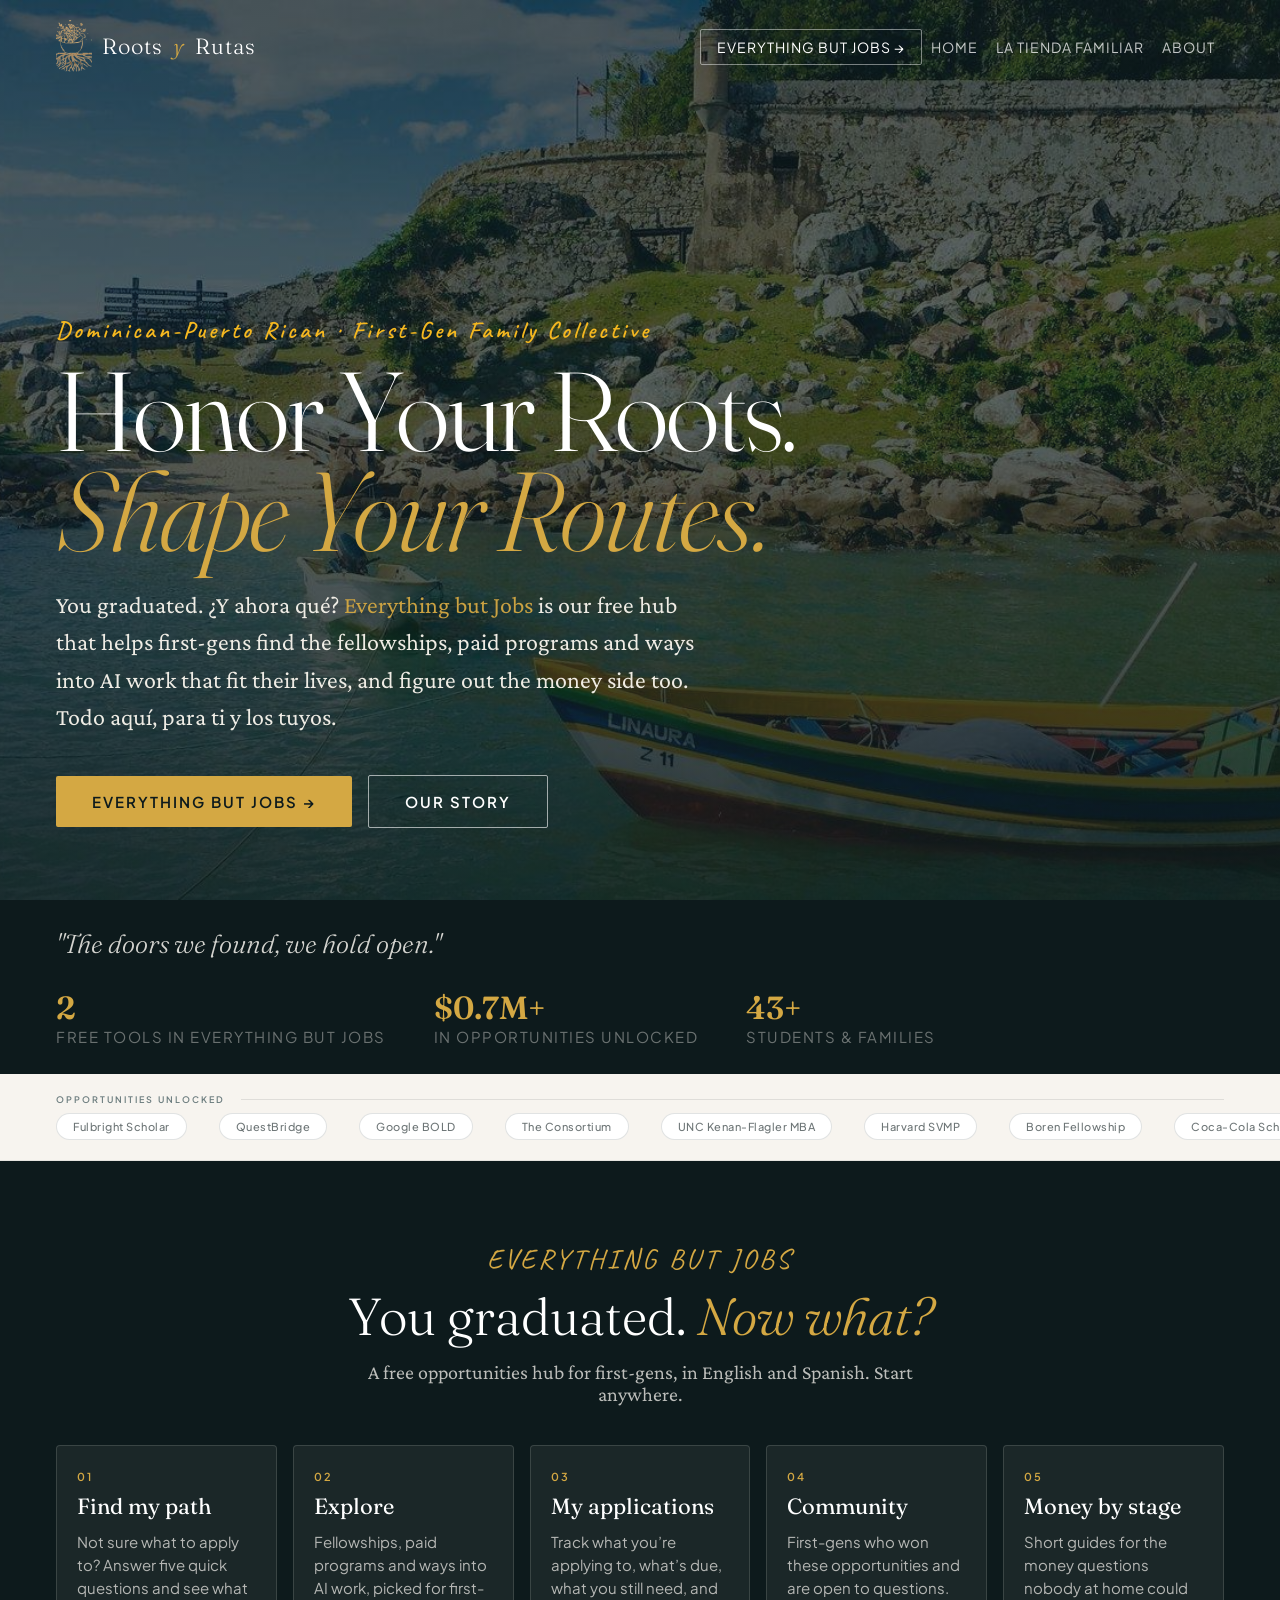
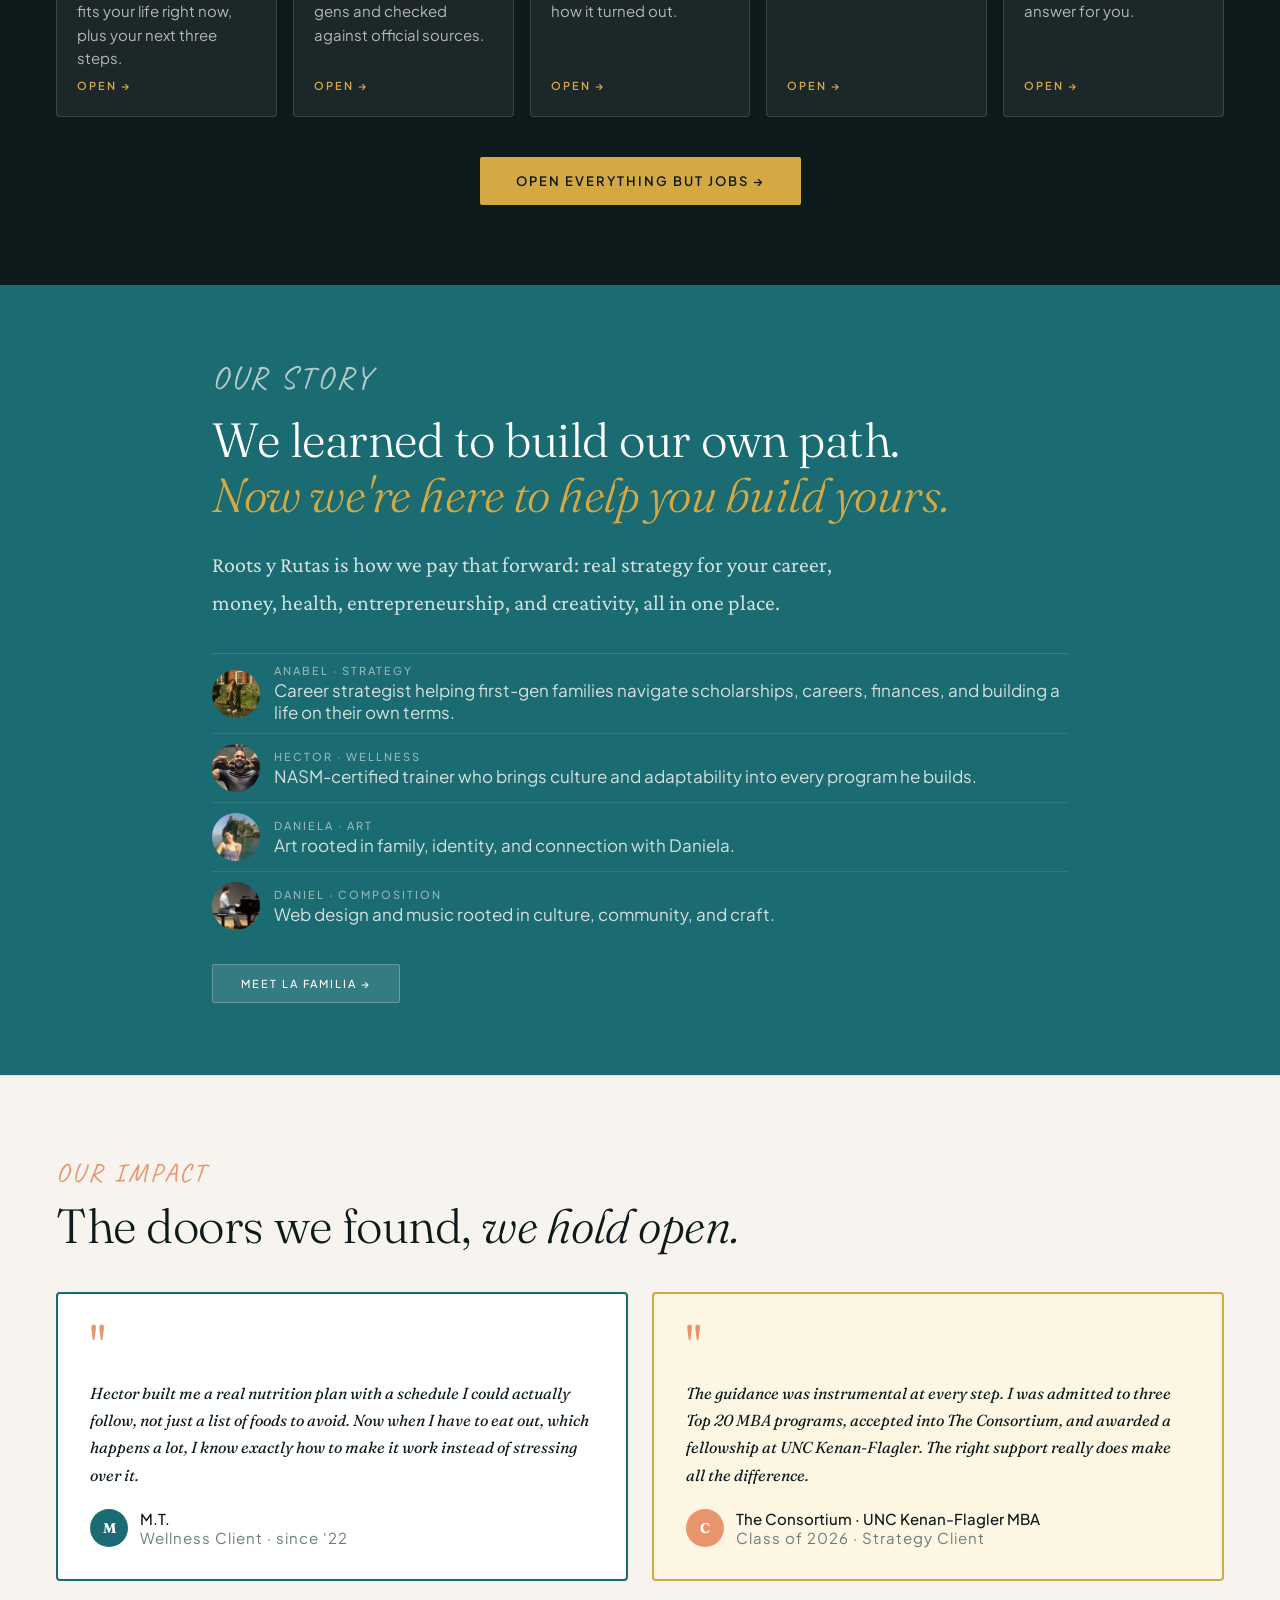
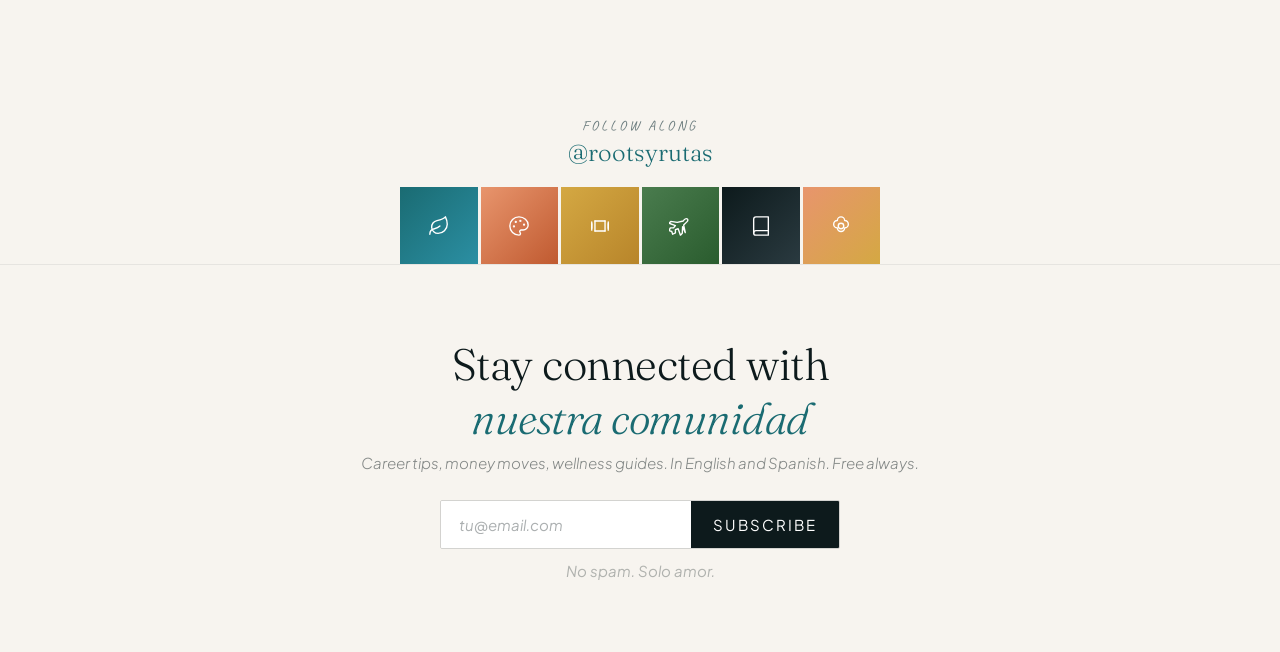
<file: index.html>
<!DOCTYPE html>
<html lang="en">
<head>
<link rel="preconnect" href="https://fonts.googleapis.com">
<link rel="preconnect" href="https://fonts.gstatic.com" crossorigin>
<link rel="preload" as="image" href="images/hero-home-mobile.jpg" media="(max-width:900px)">
<link rel="preload" as="image" href="images/hero-home.jpg" media="(min-width:901px)">
<style>
  .page { 
    display: none !important; 
    visibility: hidden !important;
    height: 0 !important;
    overflow: hidden !important;
  }
  .page.active { 
    display: block !important; 
    visibility: visible !important;
    height: auto !important;
    overflow: visible !important;
  }
  html { scroll-behavior: auto !important; }

/* ── STORY CAROUSEL ── */
.story-split {
  display:grid;
  grid-template-columns:1fr 1fr;
  align-items:start;
}
.story-carousel-wrap {
  position:sticky;
  top:0;
  overflow:hidden;
  height:520px;
}
.story-carousel-track {
  display:flex;
  width:300%;
  animation:story-slide 12s steps(1,end) infinite;
}
@keyframes story-slide {
  0%        { transform:translateX(0); }
  33.333%   { transform:translateX(-33.333%); }
  66.666%   { transform:translateX(-66.666%); }
  99.999%   { transform:translateX(0); }
}
.story-slide { width:33.333%; flex-shrink:0; }
.story-slide img { width:100%; height:520px; object-fit:cover; display:block; }
.story-text-stack { padding:56px 48px; }
.story-entry { margin-bottom:56px; padding-bottom:56px; border-bottom:1px solid rgba(13,26,28,0.08); }
.story-entry:last-child { margin-bottom:0; padding-bottom:0; border-bottom:none; }
@media(max-width:768px){
  .story-split { grid-template-columns:1fr; }
  .story-carousel-wrap { position:relative; height:280px; }
  .story-slide img { height:280px; }
  .story-text-stack { padding:40px 24px; }
}

/* ── RUTAS CAROUSEL ── */
.rutas-carousel-wrap { overflow:hidden; position:relative; }
.rutas-carousel-track { display:flex; width:200%; height:100%; animation:rutas-slide 8s steps(1,end) infinite; }
.rutas-slide { width:50%; flex-shrink:0; }
.rutas-slide img { width:100%; height:100%; object-fit:cover; display:block; }
@keyframes rutas-slide {
  0%     { transform:translateX(0); }
  50%    { transform:translateX(-50%); }
  99.9%  { transform:translateX(-50%); }
  100%   { transform:translateX(0); }
}

/* ── ROOTS CAROUSEL ── */
.roots-carousel-wrap { overflow:hidden; position:relative; }
.roots-carousel-track { display:flex; width:400%; height:100%; animation:roots-slide 16s steps(1,end) infinite; }
.roots-slide { width:25%; flex-shrink:0; }
.roots-slide img { width:100%; height:100%; object-fit:cover; display:block; }
@keyframes roots-slide {
  0%    { transform:translateX(0); }
  25%   { transform:translateX(-25%); }
  50%   { transform:translateX(-50%); }
  75%   { transform:translateX(-75%); }
  99.9% { transform:translateX(-75%); }
  100%  { transform:translateX(0); }
}

/* ── SECTION CAROUSELS (shared) ── */
.rry-carousel-wrap { overflow:hidden; position:relative; }
.rry-carousel-track { display:flex; height:100%; animation-duration:10s; animation-timing-function:steps(1,end); animation-iteration-count:infinite; }
.rry-slide { flex-shrink:0; }
.rry-slide img { width:100%; height:100%; object-fit:cover; display:block; }

/* 2-slide (Rutas) */
@keyframes rutas-car-slide {
  0%    { transform:translateX(0); }
  50%   { transform:translateX(-50%); }
  99.9% { transform:translateX(-50%); }
  100%  { transform:translateX(0); }
}
.rry-carousel-track[style*="rutas-car-slide"] { width:200%; }
.rry-carousel-track[style*="rutas-car-slide"] .rry-slide { width:50%; }

/* 3-slide (RootsyRutas) */
@keyframes rry-car-slide {
  0%      { transform:translateX(0); }
  33.33%  { transform:translateX(-33.333%); }
  66.66%  { transform:translateX(-66.666%); }
  99.9%   { transform:translateX(-66.666%); }
  100%    { transform:translateX(0); }
}
.rry-carousel-track[style*="rry-car-slide"] { width:300%; }
.rry-carousel-track[style*="rry-car-slide"] .rry-slide { width:33.333%; }
/* ¿Y ahora qué? feature on the home page */
.yaq { background:var(--deep); padding:80px 56px; }
.yaq-inner { max-width:1200px; margin:0 auto; text-align:center; }
.yaq-eyebrow { font-family:'Caveat',cursive; font-size:28px; color:var(--gold); letter-spacing:3px; text-transform:uppercase; display:block; margin-bottom:12px; }
.yaq-title { font-family:'Fraunces',serif; font-weight:300; font-size:clamp(32px,4.2vw,52px); color:white; line-height:1.1; margin-bottom:16px; }
.yaq-title em { font-style:italic; color:var(--gold); }
.yaq-sub { font-family:'Crimson Pro',serif; font-size:20px; color:rgba(247,244,239,0.75); margin:0 auto 40px; max-width:560px; }
.yaq-grid { display:grid; grid-template-columns:repeat(5,1fr); gap:16px; text-align:left; margin-bottom:40px; }
.yaq-card { display:flex; flex-direction:column; gap:10px; background:rgba(247,244,239,0.06); border:1px solid rgba(247,244,239,0.14); border-radius:4px; padding:24px 20px; text-decoration:none; transition:background 0.2s, border-color 0.2s; }
.yaq-card:hover { background:rgba(247,244,239,0.12); border-color:var(--gold); }
.yaq-num { font-size:11px; font-weight:600; letter-spacing:2px; color:var(--gold); }
.yaq-card-title { font-family:'Fraunces',serif; font-size:22px; color:white; line-height:1.2; }
.yaq-card-desc { font-size:15px; color:rgba(247,244,239,0.7); line-height:1.55; flex:1; }
.yaq-go { font-size:11px; font-weight:600; letter-spacing:2px; text-transform:uppercase; color:var(--gold); }
.yaq-cta { display:inline-block; background:var(--gold); color:var(--deep); padding:16px 36px; font-size:13px; font-weight:600; letter-spacing:2px; text-transform:uppercase; text-decoration:none; border-radius:2px; }
.yaq-cta:hover { background:white; }
@media(max-width:1000px){ .yaq-grid { grid-template-columns:repeat(2,1fr); } }
@media(max-width:600px){ .yaq { padding:56px 16px; } .yaq-grid { grid-template-columns:1fr; } }
</style>
<meta charset="UTF-8">
<meta name="viewport" content="width=device-width, initial-scale=1.0">
<title>Roots y Rutas — Nuestra Vida, Tu Ruta</title>
<link rel="icon" type="image/png" href="images/favicon.png">
<link rel="apple-touch-icon" href="images/favicon.png">
<link href="https://fonts.googleapis.com/css2?family=Fraunces:ital,opsz,wght@0,9..144,300;0,9..144,600;0,9..144,700;1,9..144,300;1,9..144,600;1,9..144,700&family=Crimson+Pro:ital,wght@0,300;0,400;0,600;1,300;1,400;1,600&family=Plus+Jakarta+Sans:ital,wght@0,300;0,400;0,500;0,600;1,300;1,400&family=Caveat:wght@500;700&display=swap" rel="stylesheet">

<style>
/* ─────────────────────────────────────────────
   PHOTO ASSIGNMENTS (swap src= when hosting)
   HERO:        DDFBF8FC (Brazil boat - teal water)
   STORY:       IMG_0009  (graduation cheek kiss)
   ANA:         IMG_0433  (golden hour portrait)
   HECTOR_1:    IMG_4330  (museum with baby Thaís)
   HECTOR_2:    IMG_3834  (Colombia umbrellas)
   DANIELA:     IMG_2377  (diploma white dress)
   COUPLE:      IMG_1396  (graduation gowns walking)
   ARCHWAY:     IMG_0033  (B&W arch - strategy)
───────────────────────────────────────────── */

:root {
  /* Pulled directly from the photos */
  --teal:     #1a6b72;   /* from Brazil water */
  --sand:     #c9a96e;   /* from boat wood */
  --warm:     #e8956d;   /* from sunset skin tones */
  --deep:     #0d1a1c;   /* near black */
  --off-white:#f7f4ef;   /* warm white */
  --mid:      #6b7c7e;   /* muted teal-gray */
  --gold:     #d4a843;   /* Daniela's balloons */
  --green:    #4a7c4e;   /* your golden hour photo */
}

* { margin:0; padding:0; box-sizing:border-box; }
html { scroll-behavior:auto; }
.page { display:none; }
.page.active { display:block; }

body {
  font-family:'Plus Jakarta Sans', sans-serif;
  font-size:17px;
  background:var(--off-white);
  color:var(--deep);
  overflow-x:hidden;
}
/* ── NAV ── */
nav {
  position:fixed; top:0; left:0; right:0; z-index:100;
  display:flex; align-items:center; justify-content:space-between;
  padding:20px 56px;
  mix-blend-mode:normal;
  transition:all 0.4s, transform 0.35s ease;
}
nav.nav-hidden { transform:translateY(-100%); }
.nav-hamburger {
  display:none;
  flex-direction:column;
  justify-content:center;
  align-items:flex-end;
  gap:5px;
  width:32px;
  height:32px;
  background:none;
  border:none;
  cursor:pointer;
  padding:0;
  z-index:210;
  position:relative;
}
.nav-hamburger span {
  display:block;
  width:100%;
  height:2px;
  background:white;
  transition:transform 0.3s ease, opacity 0.3s ease, width 0.3s ease;
}
nav.scrolled .nav-hamburger span { background:var(--deep); }
.nav-hamburger.open span:nth-child(1) { transform:translateY(7px) rotate(45deg); width:100%; }
.nav-hamburger.open span:nth-child(2) { opacity:0; }
.nav-hamburger.open span:nth-child(3) { transform:translateY(-7px) rotate(-45deg); width:100%; }
.mobile-menu {
  position:fixed;
  inset:0;
  background:var(--deep);
  z-index:205;
  display:flex;
  align-items:center;
  justify-content:center;
  opacity:0;
  visibility:hidden;
  transform:translateY(-16px);
  transition:opacity 0.35s ease, transform 0.35s ease, visibility 0s linear 0.35s;
}
.mobile-menu.open {
  opacity:1;
  visibility:visible;
  transform:translateY(0);
  transition:opacity 0.35s ease, transform 0.35s ease, visibility 0s linear 0s;
}
.mobile-menu-links { list-style:none; text-align:center; padding:0; margin:0; }
.mobile-menu-links li { margin:20px 0; }
.mobile-menu-links a {
  font-family:'Fraunces',serif;
  font-weight:300;
  font-size:30px;
  color:#FAF6EE;
  text-decoration:none;
  cursor:pointer;
  display:inline-flex;
  flex-direction:column;
  gap:4px;
  line-height:1.1;
}
.mobile-menu-links a em {
  font-family:'Crimson Pro',serif;
  font-style:italic;
  font-weight:400;
  font-size:14px;
  color:rgba(247,244,239,0.5);
}
.mobile-menu-links .mobile-nav-book {
  margin-top:8px;
  display:inline-block;
  background:var(--gold);
  color:var(--deep);
  padding:13px 34px;
  border-radius:2px;
  font-family:'Plus Jakarta Sans',sans-serif;
  font-size:14px;
  font-weight:600;
  letter-spacing:2px;
  text-transform:uppercase;
}
@media(max-width:900px){
  .nav-hamburger { display:flex; }
}
nav.scrolled {
  background:rgba(247,244,239,0.97);
  backdrop-filter:blur(20px);
  padding:14px 56px;
  border-bottom:1px solid rgba(13,26,28,0.07);
}
.nav-logo {
  font-family:'Fraunces', serif;
  font-size:22px;
  font-weight:300;
  color:white;
  text-decoration:none;
  letter-spacing:1px;
  cursor:pointer;
  transition:color 0.4s;
}
nav.scrolled .nav-logo { color:var(--deep); }
.nav-logo em { font-style:italic; color:var(--gold); }
.nav-links { display:flex; gap:0; list-style:none; align-items:center; }
.nav-links a {
  text-decoration:none;
  font-size:14px;
  font-weight:400;
  color:rgba(255,255,255,0.75);
  letter-spacing:1px;
  text-transform:uppercase;
  transition:all 0.3s;
  padding:8px 9px;
  cursor:pointer;
  position:relative;
  white-space:nowrap;
}
nav.scrolled .nav-links a { color:rgba(13,26,28,0.55); }
.nav-links a:hover { color:var(--warm); }
nav.scrolled .nav-links a:hover { color:var(--teal); }
.nav-links a[data-es]::after {
  content:attr(data-es);
  position:absolute;
  top:100%;
  left:50%;
  transform:translate(-50%,2px);
  white-space:nowrap;
  font-family:'Crimson Pro',serif;
  font-style:italic;
  font-size:16px;
  font-weight:400;
  letter-spacing:0;
  text-transform:none;
  color:#FAF6EE;
  background:var(--deep);
  padding:6px 14px;
  border-radius:3px;
  opacity:0;
  pointer-events:none;
  transition:opacity 0.25s ease, transform 0.25s ease;
  z-index:200;
}
.nav-links a[data-es]:hover::after {
  opacity:1;
  transform:translate(-50%,8px);
}
.nav-book {
  background:transparent !important;
  border:1px solid rgba(255,255,255,0.45) !important;
  color:white !important;
  border-radius:2px;
  padding:8px 16px !important;
  margin-left:6px;
  white-space:nowrap;
  transition:all 0.3s !important;
}
.nav-book:hover { background:white !important; color:var(--deep) !important; }
nav.scrolled .nav-book {
  border-color:var(--teal) !important;
  color:var(--teal) !important;
}
nav.scrolled .nav-book:hover {
  background:var(--teal) !important;
  color:white !important;
}

/* ── PAGES ── */
/* ── HERO ── */
.hero {
  height:100vh;
  position:relative;
  overflow:hidden;
  display:flex;
  align-items:flex-end;
}
.hero-img {
  position:absolute;
  inset:0;
  background:
    linear-gradient(to bottom,
      rgba(13,26,28,0.72) 0%,
      rgba(13,26,28,0.65) 40%,
      rgba(13,26,28,0.85) 100%),
    url('images/hero-home.jpg') center/cover no-repeat;
}
.hero-content {
  position:relative;
  z-index:2;
  padding:0 56px 72px;
  max-width:900px;
  min-width:0;
  width:100%;
}
.hero-eyebrow {
  font-family:'Caveat', cursive;
  font-size:16px;
  color:rgba(255,255,255,0.65);
  letter-spacing:3px;
  display:block;
  margin-bottom:16px;
}
.hero-headline {
  font-family:'Fraunces', serif;
  font-weight:300;
  font-size:clamp(60px,9vw,112px);
  color:white;
  line-height:0.9;
  letter-spacing:-2px;
  margin-bottom:24px;
}
.hero-headline em {
  font-style:italic;
  color:var(--gold);
  display:block;
}
.hero-sub {
  font-size:15px;
  font-weight:300;
  color:rgba(255,255,255,0.72);
  line-height:1.75;
  max-width:480px;
  margin-bottom:40px;
  font-style:italic;
}
.hero-actions { display:flex; gap:16px; align-items:center; flex-wrap:wrap; }
.btn-hero-primary {
  background:white;
  color:var(--deep);
  padding:14px 32px;
  font-size:15px;
  font-weight:500;
  letter-spacing:2px;
  text-transform:uppercase;
  text-decoration:none;
  border-radius:2px;
  transition:all 0.25s;
  cursor:pointer;
  border:none;
  font-family:'Plus Jakarta Sans',sans-serif;
}
.btn-hero-primary:hover { background:var(--gold); color:white; }
.btn-hero-ghost {
  color:rgba(255,255,255,0.75);
  font-size:15px;
  font-weight:400;
  letter-spacing:2px;
  text-transform:uppercase;
  text-decoration:none;
  border-bottom:1px solid rgba(255,255,255,0.35);
  padding-bottom:2px;
  transition:all 0.25s;
  cursor:pointer;
}
.btn-hero-ghost:hover { color:white; border-color:white; }

/* ── INTRO STRIP ── */
.intro-strip {
  background:var(--deep);
  padding:28px 56px;
  display:flex;
  align-items:center;
  justify-content:space-between;
  gap:32px;
  flex-wrap:wrap;
}
.intro-tagline {
  font-family:'Fraunces', serif;
  font-size:clamp(18px,2.5vw,26px);
  font-style:italic;
  color:rgba(247,244,239,0.85);
  font-weight:300;
}
.intro-stats {
  display:flex;
  gap:48px;
}
.intro-stat {}
.intro-num {
  font-family:'Fraunces', serif;
  font-size:32px;
  font-weight:600;
  color:var(--gold);
  line-height:1;
}
.intro-label {
  font-size:15px;
  letter-spacing:1.5px;
  text-transform:uppercase;
  color:rgba(247,244,239,0.4);
  margin-top:3px;
}

/* ── FOUR PORTALS ── */
.portals {
  display:grid;
  grid-template-columns:repeat(4,1fr);
  height:70vh;
  min-height:500px;
}
.portal {
  position:relative;
  overflow:hidden;
  cursor:pointer;
}
.portal-img {
  position:absolute;
  inset:0;
  background-size:cover;
  background-position:center;
  transition:transform 0.7s cubic-bezier(0.25,0.46,0.45,0.94);
}
.portal:hover .portal-img { transform:scale(1.05); }
.portal-overlay {
  position:absolute;
  inset:0;
  background:linear-gradient(to top, rgba(13,26,28,0.85) 0%, rgba(13,26,28,0.2) 60%, transparent 100%);
  transition:background 0.4s;
}
.portal:hover .portal-overlay {
  background:linear-gradient(to top, rgba(13,26,28,0.92) 0%, rgba(13,26,28,0.4) 60%, rgba(13,26,28,0.1) 100%);
}
.portal-content {
  position:absolute;
  bottom:0; left:0; right:0;
  padding:36px 32px;
}
.portal-tag {
  font-size:9px;
  font-weight:500;
  letter-spacing:3px;
  text-transform:uppercase;
  color:rgba(255,255,255,0.5);
  display:block;
  margin-bottom:8px;
}
.portal-name {
  font-family:'Fraunces', serif;
  font-size:clamp(22px,2.5vw,32px);
  font-weight:400;
  color:white;
  line-height:1.1;
  margin-bottom:10px;
}
.portal-desc {
  font-size:15px;
  color:rgba(255,255,255,0.6);
  line-height:1.6;
  max-height:0;
  overflow:hidden;
  transition:max-height 0.4s ease, opacity 0.4s;
  opacity:0;
  margin-bottom:0;
}
.portal:hover .portal-desc {
  max-height:80px;
  opacity:1;
  margin-bottom:16px;
}
.portal-cta {
  display:inline-flex;
  align-items:center;
  gap:8px;
  font-size:15px;
  letter-spacing:2px;
  text-transform:uppercase;
  color:white;
  opacity:0;
  transform:translateY(8px);
  transition:all 0.4s;
}
.portal:hover .portal-cta { opacity:1; transform:translateY(0); }
.portal-cta-arrow { transition:transform 0.25s; }
.portal:hover .portal-cta-arrow { transform:translateX(4px); }
.portal-divider {
  position:absolute;
  top:0; right:0; bottom:0;
  width:1px;
  background:rgba(255,255,255,0.12);
}

/* ── OUR STORY ── */
.story {
  display:block;
}
.story-text {
  padding:56px 8%;
  display:grid;
  grid-template-columns:1fr 1fr;
  gap:48px;
  align-items:start;
  background:var(--teal);
}
.story-eyebrow {
  font-family:'Caveat', cursive;
  font-size:15px;
  color:var(--gold);
  letter-spacing:3px;
  display:block;
  margin-bottom:24px;
}
.story-headline {
  color:white;
  font-family:'Fraunces', serif;
  font-weight:300;
  font-size:clamp(42px,5vw,66px);
  color:white;
  line-height:1.05;
  margin-bottom:28px;
  letter-spacing:-0.5px;
}
.story-headline em { font-style:italic; color:var(--gold); }
.story-body {
  font-size:14.5px;
  font-weight:300;
  color:rgba(247,244,239,0.85);
  line-height:1.85;
  margin-bottom:16px;
}
.story-milestones {
  display:flex;
  flex-direction:column;
  gap:0;
  margin-top:36px;
  border-top:1px solid rgba(247,244,239,0.15);
}
.milestone-row {
  display:flex;
  gap:20px;
  align-items:flex-start;
  padding:16px 0;
  border-bottom:1px solid rgba(247,244,239,0.1);
}
.milestone-initial {
  width:28px;
  height:28px;
  border-radius:50%;
  display:flex;
  align-items:center;
  justify-content:center;
  font-size:15px;
  font-weight:500;
  color:white;
  flex-shrink:0;
  margin-top:2px;
}
.milestone-text {}
.milestone-who {
  font-size:9px;
  font-weight:500;
  letter-spacing:2px;
  text-transform:uppercase;
  opacity:0.65;
  margin-bottom:1px;
  color:white;
}
.milestone-what {
  font-size:15px;
  color:rgba(247,244,239,0.75);
  line-height:1.5;
}
.milestone-what em { font-style:italic; opacity:0.6; font-size:14px; }

/* ── SECTION DIVIDER ── */
.section-divider {
  padding:72px 56px;
  background:var(--off-white);
  display:grid;
  grid-template-columns:1fr 1fr;
  gap:80px;
  align-items:center;
}
.divider-headline {
  font-family:'Fraunces', serif;
  font-size:clamp(36px,5vw,64px);
  font-weight:300;
  line-height:1.0;
  letter-spacing:-1px;
  color:var(--deep);
}
.divider-headline em { font-style:italic; color:var(--teal); }
.divider-body {
  font-size:15px;
  font-weight:300;
  color:rgba(13,26,28,0.6);
  line-height:1.85;
}

/* ── WHO WE SERVE ── */
.serve {
  background:var(--off-white);
  padding:80px 56px;
  border-top:1px solid rgba(13,26,28,0.08);
}
.serve-grid {
  display:grid;
  grid-template-columns:repeat(4,1fr);
  gap:0;
  margin-top:48px;
  border:1px solid rgba(13,26,28,0.08);
  border-radius:4px;
  overflow:hidden;
}
.serve-item {
  padding:36px 28px;
  border-right:1px solid rgba(13,26,28,0.08);
  transition:background 0.25s;
}
.serve-item:last-child { border-right:none; }
.serve-item:hover { background:rgba(26,107,114,0.04); }
.serve-icon { font-size:28px; display:block; margin-bottom:14px; }
.serve-title {
  font-family:'Fraunces', serif;
  font-size:19px;
  font-weight:600;
  color:var(--deep);
  margin-bottom:8px;
}
.serve-desc {
  font-size:15px;
  color:rgba(13,26,28,0.55);
  line-height:1.65;
}

/* ── FREE RESOURCES ── */
.resources {
  background:var(--deep);
  padding:90px 56px;
}
.resources-header {
  display:grid;
  grid-template-columns:1fr 1fr;
  gap:60px;
  align-items:end;
  margin-bottom:56px;
}
.resources-headline {
  font-family:'Fraunces', serif;
  font-size:clamp(36px,5vw,60px);
  font-weight:300;
  color:white;
  line-height:1.0;
  letter-spacing:-1px;
}
.resources-headline em { font-style:italic; color:var(--gold); }
.resources-sub {
  font-size:14px;
  font-weight:300;
  color:rgba(247,244,239,0.55);
  line-height:1.8;
}
.resources-grid {
  display:grid;
  grid-template-columns:repeat(3,1fr);
  gap:2px;
  background:rgba(247,244,239,0.05);
}
.resource-card {
  background:rgba(13,26,28,0.8);
  padding:40px 32px;
  transition:background 0.3s;
  position:relative;
}
.resource-card:hover { background:rgba(26,107,114,0.15); }
.resource-card.coming { opacity:0.5; }
.resource-flag {
  display:inline-block;
  font-size:28px;
  margin-bottom:16px;
}
.resource-title {
  font-family:'Fraunces', serif;
  font-size:22px;
  font-weight:400;
  color:white;
  margin-bottom:10px;
  line-height:1.2;
}
.resource-desc {
  font-size:14px;
  color:rgba(247,244,239,0.5);
  line-height:1.65;
  margin-bottom:24px;
}
.resource-btn {
  display:inline-block;
  font-size:15px;
  letter-spacing:2px;
  text-transform:uppercase;
  color:var(--gold);
  text-decoration:none;
  border-bottom:1px solid rgba(212,168,67,0.35);
  padding-bottom:2px;
  transition:all 0.25s;
  cursor:pointer;
  background:none;
  border-top:none;
  border-left:none;
  border-right:none;
  font-family:'Plus Jakarta Sans',sans-serif;
}
.resource-btn:hover { color:white; border-color:white; }
.resource-btn.disabled {
  color:rgba(247,244,239,0.25);
  border-color:rgba(247,244,239,0.1);
  cursor:not-allowed;
}
.resource-badge {
  position:absolute;
  top:20px; right:20px;
  font-size:9px;
  letter-spacing:1.5px;
  text-transform:uppercase;
  padding:4px 10px;
  border-radius:2px;
}
.resource-badge.free { background:rgba(74,124,78,0.25); color:#7dd87f; }
.resource-badge.soon { background:rgba(247,244,239,0.08); color:rgba(247,244,239,0.4); }

/* ── CTA BAND ── */
.cta-band {
  background:var(--teal);
  padding:80px 56px;
  display:grid;
  grid-template-columns:1fr auto;
  gap:60px;
  align-items:center;
}
.cta-band-text {}
.cta-band-eyebrow {
  font-family:'Caveat', cursive;
  font-size:15px;
  color:rgba(247,244,239,0.6);
  letter-spacing:3px;
  display:block;
  margin-bottom:12px;
}
.cta-band-headline {
  font-family:'Fraunces', serif;
  font-weight:300;
  font-size:clamp(32px,4vw,52px);
  color:white;
  line-height:1.05;
  letter-spacing:-0.5px;
}
.cta-band-headline em { font-style:italic; }
.cta-band-actions {
  display:flex;
  flex-direction:column;
  gap:14px;
  align-items:flex-end;
  flex-shrink:0;
}
.btn-white {
  background:white;
  color:var(--teal);
  padding:15px 36px;
  font-size:15px;
  font-weight:500;
  letter-spacing:2px;
  text-transform:uppercase;
  text-decoration:none;
  border-radius:2px;
  transition:all 0.25s;
  cursor:pointer;
  border:none;
  font-family:'Plus Jakarta Sans',sans-serif;
  white-space:nowrap;
}
.btn-white:hover { background:var(--gold); color:white; }
.btn-white-outline {
  background:transparent;
  color:rgba(255,255,255,0.7);
  font-size:15px;
  letter-spacing:2px;
  text-transform:uppercase;
  text-decoration:none;
  border-bottom:1px solid rgba(255,255,255,0.3);
  padding-bottom:2px;
  transition:all 0.25s;
  cursor:pointer;
  white-space:nowrap;
}
.btn-white-outline:hover { color:white; border-color:white; }

/* ── EMAIL ── */
.email-section {
  background:var(--off-white);
  padding:72px 56px;
  text-align:center;
  border-top:1px solid rgba(13,26,28,0.07);
}
.email-headline {
  font-family:'Fraunces', serif;
  font-weight:300;
  font-size:clamp(28px,3.5vw,44px);
  color:var(--deep);
  margin-bottom:8px;
  letter-spacing:-0.5px;
}
.email-headline em { font-style:italic; color:var(--teal); }
.email-sub {
  font-size:15px;
  font-weight:300;
  color:rgba(13,26,28,0.5);
  margin-bottom:28px;
  font-style:italic;
}
.email-form {
  display:flex;
  gap:0;
  max-width:400px;
  margin:0 auto;
  border:1px solid rgba(13,26,28,0.15);
  border-radius:2px;
  overflow:hidden;
}
.email-input {
  flex:1;
  padding:14px 18px;
  border:none;
  background:white;
  font-size:15px;
  font-family:'Plus Jakarta Sans',sans-serif;
  color:var(--deep);
  outline:none;
}
.email-input::placeholder { color:rgba(13,26,28,0.35); font-style:italic; }
.email-submit {
  background:var(--deep);
  color:white;
  padding:14px 22px;
  border:none;
  font-size:15px;
  letter-spacing:2px;
  text-transform:uppercase;
  cursor:pointer;
  transition:background 0.25s;
  font-family:'Plus Jakarta Sans',sans-serif;
  white-space:nowrap;
}
.email-submit:hover { background:var(--teal); }
.email-note {
  font-size:15px;
  color:rgba(13,26,28,0.3);
  margin-top:12px;
  font-style:italic;
}

/* ── FOOTER ── */
footer {
  background:var(--deep);
  padding:60px 56px 28px;
}
.footer-top {
  display:grid;
  grid-template-columns:2fr 1fr 1fr 1fr;
  gap:48px;
  padding-bottom:48px;
  border-bottom:1px solid rgba(247,244,239,0.07);
  margin-bottom:24px;
}
.footer-brand {
  font-family:'Fraunces', serif;
  font-size:28px;
  font-weight:300;
  color:white;
  letter-spacing:0.5px;
  margin-bottom:8px;
}
.footer-brand em { font-style:italic; color:var(--gold); }
.footer-tagline {
  font-size:14px;
  font-style:italic;
  color:rgba(247,244,239,0.3);
  letter-spacing:1px;
  font-family:'Fraunces', serif;
}
.footer-col-title {
  font-size:9px;
  letter-spacing:2.5px;
  text-transform:uppercase;
  color:rgba(247,244,239,0.3);
  margin-bottom:16px;
  font-weight:500;
}
.footer-links { list-style:none; }
.footer-links li { margin-bottom:10px; }
.footer-links a {
  font-size:14px;
  color:rgba(247,244,239,0.5);
  text-decoration:none;
  transition:color 0.2s;
  cursor:pointer;
  font-weight:300;
}
.footer-links a:hover { color:var(--gold); }
.footer-bottom {
  display:flex;
  justify-content:space-between;
  align-items:center;
}
.footer-copy {
  font-size:15px;
  color:rgba(247,244,239,0.2);
}
.footer-social { display:flex; gap:20px; }
.footer-social a {
  font-size:15px;
  color:rgba(247,244,239,0.3);
  text-decoration:none;
  letter-spacing:1px;
  text-transform:uppercase;
  transition:color 0.2s;
}
.footer-social a:hover { color:var(--gold); }

/* ══════════════════════════════════════
   INTERIOR PAGES — SHARED
══════════════════════════════════════ */
.page-hero {
  height:75vh;
  min-height:480px;
  position:relative;
  display:flex;
  align-items:flex-end;
  overflow:hidden;
}
.page-hero-img {
  position:absolute;
  inset:0;
  background-size:cover;
  background-position:center;
}
.page-hero-overlay {
  position:absolute;
  inset:0;
  background:linear-gradient(to top,
    rgba(13,26,28,0.9) 0%,
    rgba(13,26,28,0.3) 60%,
    rgba(13,26,28,0.1) 100%);
}
.page-hero-content {
  position:relative;
  z-index:2;
  padding:0 56px 64px;
}
.page-hero-eyebrow {
  font-family:'Caveat', cursive;
  font-size:14px;
  color:rgba(255,255,255,0.55);
  letter-spacing:3px;
  display:block;
  margin-bottom:12px;
}
.page-hero-title {
  font-family:'Fraunces', serif;
  font-weight:300;
  font-size:clamp(44px,7vw,88px);
  color:white;
  line-height:0.92;
  letter-spacing:-2px;
}
.page-hero-title em { font-style:italic; }
.page-hero-sub {
  font-size:15px;
  font-weight:300;
  font-style:italic;
  color:rgba(255,255,255,0.6);
  max-width:500px;
  line-height:1.7;
  margin-top:16px;
}

/* Person intro */
.person-intro {
  display:grid;
  grid-template-columns:1fr 1fr;
  min-height:60vh;
}
.person-photo {
  background-size:cover;
  background-position:center top;
}
.person-text {
  padding:72px 64px;
  background:var(--off-white);
  display:flex;
  flex-direction:column;
  justify-content:center;
}
.person-name {
  font-family:'Fraunces', serif;
  font-size:clamp(46px,5.5vw,68px);
  font-weight:300;
  color:var(--deep);
  letter-spacing:-1px;
  line-height:0.95;
  margin-bottom:6px;
}
.person-name em { font-style:italic; }
.person-role {
  font-size:17px;
  letter-spacing:3px;
  text-transform:uppercase;
  color:var(--mid);
  margin-bottom:12px;
}
.person-bio {
  font-size:19px;
  font-weight:300;
  color:rgba(13,26,28,0.7);
  line-height:1.65;
  margin-bottom:10px;
}
.person-creds {
  display:flex;
  flex-wrap:wrap;
  gap:8px;
  margin-top:16px;
  margin-bottom:28px;
}
.person-cred {
  font-size:15px;
  letter-spacing:0.5px;
  padding:5px 14px;
  border:1px solid rgba(13,26,28,0.15);
  border-radius:2px;
  color:rgba(13,26,28,0.6);
}

/* Services section */
.services-section {
  padding:80px 56px;
  background:white;
}
.section-header {
  display:flex;
  justify-content:space-between;
  align-items:flex-end;
  margin-bottom:28px;
  flex-wrap:wrap;
  gap:20px;
}
.section-title-sm {
  font-family:'Caveat', cursive;
  font-size:14px;
  letter-spacing:3px;
  color:var(--mid);
  display:block;
  margin-bottom:8px;
  text-transform:uppercase;
}
.section-headline {
  font-family:'Fraunces', serif;
  font-size:clamp(28px,4vw,44px);
  font-weight:300;
  color:var(--deep);
  letter-spacing:-0.5px;
  line-height:1.05;
}
.section-headline em { font-style:italic; color:var(--teal); }
.services-list {
  display:flex;
  flex-direction:column;
  gap:0;
}
.service-row {
  display:grid;
  grid-template-columns:1fr 1fr auto;
  gap:40px;
  align-items:start;
  padding:36px 0;
  border-bottom:1px solid rgba(13,26,28,0.07);
  transition:background 0.2s;
}
.service-row:last-child { border-bottom:none; }
.service-left {}
.service-num {
  font-family:'Fraunces', serif;
  font-size:14px;
  color:rgba(13,26,28,0.25);
  margin-bottom:8px;
}
.service-name {
  font-family:'Fraunces', serif;
  font-size:clamp(20px,2.5vw,26px);
  font-weight:600;
  color:var(--deep);
  margin-bottom:6px;
  line-height:1.1;
}
.service-price {
  font-size:14px;
  color:var(--teal);
  letter-spacing:0.5px;
}
.service-middle {}
.service-desc {
  font-size:17px;
  font-weight:300;
  color:rgba(13,26,28,0.6);
  line-height:1.7;
  margin-bottom:12px;
}
.service-includes {
  list-style:none;
  display:flex;
  flex-direction:column;
  gap:4px;
}
.service-includes li {
  font-size:17px;
  color:rgba(13,26,28,0.6);
  display:flex;
  gap:8px;
  align-items:flex-start;
  line-height:1.4;
}
.service-includes li::before {
  content:'•';
  color:var(--teal);
  flex-shrink:0;
  font-size:20px;
  margin-top:-3px;
}
.service-right {
  display:flex;
  align-items:flex-start;
  padding-top:4px;
}
.btn-book {
  display:inline-flex;
  align-items:center;
  gap:8px;
  background:var(--deep);
  color:white;
  padding:12px 24px;
  font-size:15px;
  letter-spacing:2px;
  text-transform:uppercase;
  text-decoration:none;
  border-radius:2px;
  transition:all 0.25s;
  cursor:pointer;
  border:none;
  font-family:'Plus Jakarta Sans',sans-serif;
  white-space:nowrap;
}
.btn-book:hover { background:var(--teal); }
.btn-book.mango:hover { background:var(--warm); }
.btn-book.leaf:hover { background:var(--green); }

/* Products section */
.products-section {
  padding:48px 56px;
  background:var(--off-white);
}
.products-grid {
  display:grid;
  grid-template-columns:repeat(3,1fr);
  gap:20px;
  margin-top:20px;
}
.product-item {
  background:white;
  border-radius:4px;
  overflow:hidden;
  border:1px solid rgba(13,26,28,0.06);
  transition:all 0.3s;
}
.product-item:hover {
  transform:translateY(-3px);
  box-shadow:0 8px 24px rgba(13,26,28,0.08);
}
.product-thumb {
  height:140px;
  display:flex;
  align-items:center;
  justify-content:center;
  position:relative;
}
.product-thumb-text {
  font-family:'Fraunces', serif;
  font-size:21px;
  font-weight:600;
  color:white;
  text-align:center;
  line-height:1.2;
  padding:0 16px;
}
.product-avail {
  position:absolute;
  top:10px; right:10px;
  font-size:10px;
  letter-spacing:1.5px;
  text-transform:uppercase;
  padding:3px 8px;
  border-radius:2px;
}
.product-avail.yes { background:rgba(74,124,78,0.25); color:#5a9e5e; }
.product-avail.soon { background:rgba(13,26,28,0.2); color:rgba(255,255,255,0.5); }
.product-info { padding:18px 20px; }
.product-title {
  font-family:'Fraunces', serif;
  font-size:19px;
  font-weight:600;
  color:var(--deep);
  margin-bottom:6px;
}
.product-blurb {
  font-size:16px;
  color:rgba(13,26,28,0.55);
  line-height:1.5;
  margin-bottom:14px;
}
.product-footer-row {
  display:flex;
  justify-content:space-between;
  align-items:center;
}
.product-price-display {
  font-family:'Fraunces', serif;
  font-size:24px;
  font-weight:600;
  color:var(--teal);
}
.product-price-note {
  font-size:12px;
  color:var(--mid);
  display:block;
  margin-top:1px;
}
.btn-sm {
  background:var(--deep);
  color:white;
  padding:8px 16px;
  font-size:11px;
  letter-spacing:1.5px;
  text-transform:uppercase;
  border:none;
  cursor:pointer;
  border-radius:2px;
  transition:background 0.25s;
  font-family:'Plus Jakarta Sans',sans-serif;
}
.btn-sm:hover { background:var(--teal); }
.btn-sm.disabled { background:rgba(13,26,28,0.1); color:rgba(13,26,28,0.3); cursor:not-allowed; }

/* Art section */
.art-prints {
  background:var(--deep);
  padding:80px 56px;
}
.art-grid {
  display:grid;
  grid-template-columns:repeat(3,1fr);
  gap:16px;
  margin-top:40px;
}
.art-item {
  border-radius:4px;
  overflow:hidden;
  transition:transform 0.3s;
  cursor:pointer;
}
.art-item:hover { transform:translateY(-4px); }
.art-thumb {
  height:200px;
  display:flex;
  flex-direction:column;
  align-items:center;
  justify-content:center;
  position:relative;
}
.art-info { padding:16px; background:rgba(255,255,255,0.05); }
.art-title {
  font-family:'Fraunces', serif;
  font-size:16px;
  font-weight:400;
  color:white;
  margin-bottom:2px;
}
.art-edition {
  font-size:14px;
  color:rgba(247,244,239,0.35);
  letter-spacing:1px;
  display:block;
  margin-bottom:12px;
}
.art-row {
  display:flex;
  justify-content:space-between;
  align-items:center;
}
.art-price {
  font-family:'Fraunces', serif;
  font-size:18px;
  font-weight:600;
  color:var(--gold);
}

/* Snail mail */
.snail-section {
  background:var(--warm);
  padding:72px 56px;
  display:grid;
  grid-template-columns:1fr 1fr;
  gap:72px;
  align-items:center;
}
.snail-eyebrow {
  font-family:'Caveat', cursive;
  font-size:20px;
  color:rgba(255,255,255,0.6);
  letter-spacing:3px;
  display:block;
  margin-bottom:12px;
}
.snail-title {
  font-family:'Fraunces', serif;
  font-size:clamp(34px,5vw,56px);
  font-weight:300;
  color:white;
  line-height:1.0;
  letter-spacing:-1px;
  margin-bottom:16px;
}
.snail-title em { font-style:italic; }
.snail-body {
  font-size:14px;
  color:rgba(255,255,255,0.8);
  line-height:1.8;
  margin-bottom:28px;
  font-weight:300;
}
.snail-price-box {
  background:rgba(255,255,255,0.15);
  border-radius:4px;
  padding:32px;
  text-align:center;
}
.snail-price {
  font-family:'Fraunces', serif;
  font-size:64px;
  font-weight:300;
  color:white;
  line-height:1;
}
.snail-per { font-size:14px; color:rgba(255,255,255,0.55); margin-bottom:20px; }
.snail-features { text-align:left; margin-bottom:24px; }
.snail-feat {
  font-size:15px;
  color:rgba(255,255,255,0.8);
  padding:8px 0;
  border-bottom:1px solid rgba(255,255,255,0.1);
  display:flex;
  gap:10px;
  align-items:center;
}
.snail-feat:last-child { border-bottom:none; }

/* About page */
.about-mission {
  padding:90px 56px;
  background:var(--off-white);
}
.about-mission-inner {
  max-width:1200px;
  margin:0 auto;
  display:grid;
  grid-template-columns:1fr 1fr;
  gap:80px;
  align-items:center;
}
.mission-headline {
  font-family:'Fraunces', serif;
  font-size:clamp(36px,5vw,60px);
  font-weight:300;
  color:var(--deep);
  line-height:1.0;
  letter-spacing:-1px;
  margin-bottom:28px;
}
.mission-headline em { font-style:italic; color:var(--teal); }
.mission-body {
  font-size:14.5px;
  font-weight:300;
  color:rgba(13,26,28,0.65);
  line-height:1.85;
  margin-bottom:16px;
}
.mission-stats {
  display:grid;
  grid-template-columns:1fr 1fr;
  gap:0;
  border:1px solid rgba(13,26,28,0.1);
  border-radius:4px;
  overflow:hidden;
}
.mission-stat {
  padding:28px 24px;
  border-right:1px solid rgba(13,26,28,0.1);
  border-bottom:1px solid rgba(13,26,28,0.1);
}
.mission-stat:nth-child(2) { border-right:none; }
.mission-stat:nth-child(3) { border-bottom:none; }
.mission-stat:nth-child(4) { border-right:none; border-bottom:none; }
.mission-stat-num {
  font-family:'Fraunces', serif;
  font-size:36px;
  font-weight:600;
  color:var(--teal);
  line-height:1;
}
.mission-stat-label {
  font-size:15px;
  letter-spacing:1.5px;
  text-transform:uppercase;
  color:var(--mid);
  margin-top:4px;
}

/* Team bios */
.team-bios { background:white; }
.team-member {
  display:grid;
  grid-template-columns:1fr 1fr;
  min-height:auto;
  border-top:1px solid rgba(13,26,28,0.07);
}
.team-member:nth-child(even) .team-member-photo { order:2; }
.team-member:nth-child(even) .team-member-text { order:1; }
.team-member-photo { overflow:hidden; }
.team-member-photo img {
  width:100%;
  height:100%;
  object-fit:cover;
  display:block;
}
.team-member-text {
  padding:28px 44px;
  display:flex;
  flex-direction:column;
  justify-content:center;
}

/* Values */
.values-section {
  background:var(--deep);
  padding:90px 56px;
}
.values-grid {
  display:grid;
  grid-template-columns:repeat(5,1fr);
  gap:0;
  border:1px solid rgba(247,244,239,0.07);
  border-radius:4px;
  overflow:hidden;
  margin-top:48px;
}
.value-item {
  padding:36px 28px;
  border-right:1px solid rgba(247,244,239,0.07);
  transition:background 0.25s;
}
.value-item:last-child { border-right:none; }
.value-item:hover { background:rgba(26,107,114,0.15); }
.value-icon { font-size:26px; display:block; margin-bottom:14px; }
.value-title {
  font-family:'Fraunces', serif;
  font-size:18px;
  font-weight:600;
  color:white;
  margin-bottom:8px;
  line-height:1.15;
}
.value-desc {
  font-size:14px;
  color:rgba(247,244,239,0.45);
  line-height:1.65;
}

/* ── RESPONSIVE ── */
@media(max-width:900px){
  nav { padding:16px 24px; }
  .nav-links { display:none; }
  .hero-content { padding:0 24px 48px; }
  .intro-strip { padding:24px; flex-direction:column; }
  .portals { grid-template-columns:1fr; height:auto; }
  .portal { height:60vw; }
  .story,.person-intro,.futuro,.cta-band,
  .about-mission-inner,.team-member,
  .section-divider,.snail-section { grid-template-columns:1fr; }
  .team-member:nth-child(even) .team-member-photo { order:0; }
  .team-member:nth-child(even) .team-member-text { order:1; }
  .team-member-photo { height:60vw; }
  .team-member-photo img { height:100%; }
  .serve-grid,.values-grid { grid-template-columns:1fr 1fr; }
  .resources-grid,.products-grid { grid-template-columns:1fr !important; max-width:none !important; }
  .art-grid { grid-template-columns:1fr 1fr; }
  .service-row { grid-template-columns:1fr; gap:16px; }
  .mission-stats { grid-template-columns:1fr 1fr; }
  .footer-top { grid-template-columns:1fr 1fr; gap:32px; }
  section,
  .services-section,
  .products-section,
  .art-prints,
  .resources,
  .futuro,
  .serve,
  .values-section,
  .about-mission { padding:60px 24px; }
  .person-text,.team-member-text { padding:48px 24px; }
  .story-text { padding:56px 32px; }
  .cta-band { flex-direction:column; padding:60px 24px; }
  .cta-band-actions { align-items:flex-start; }
  footer { padding:48px 24px 24px; }
  .footer-top { gap:24px; }

  /* Swap in smaller, mobile-sized photos to cut page weight on phones */
  .hero-img { background-image:
    linear-gradient(to bottom, rgba(13,26,28,0.72) 0%, rgba(13,26,28,0.65) 40%, rgba(13,26,28,0.85) 100%),
    url('images/hero-home-mobile.jpg'); }
  #page-hero-strategy-img { background-image:
    linear-gradient(to bottom, rgba(13,26,28,0.2) 0%, rgba(13,26,28,0.8) 100%),
    url('images/hero-strategy-mobile.jpg') !important; }
  #page-hero-art-img { background-image:
    linear-gradient(to bottom, rgba(13,26,28,0.15) 0%, rgba(13,26,28,0.85) 100%),
    url('images/hero-art-mobile.jpg') !important; }
  #page-hero-about-img { background-image:
    linear-gradient(to bottom, rgba(13,26,28,0.2) 0%, rgba(13,26,28,0.8) 100%),
    url('images/hero-about-mobile.jpg') !important; }
  #portal-img-art { background-image:
    linear-gradient(to bottom, rgba(13,26,28,0.2) 0%, rgba(13,26,28,0.7) 100%),
    url('images/portal-art-mobile.jpg') !important; }
}

@media(max-width:600px){
  .hero-eyebrow { font-size:15px !important; letter-spacing:1px !important; overflow-wrap:break-word; }
  .hero-sub { font-size:15px !important; overflow-wrap:break-word; }
  .page-hero-eyebrow { overflow-wrap:break-word; }
  .serve-grid,.values-grid,.products-grid,.resources-grid { grid-template-columns:1fr !important; }
}

/* ── SCROLL ANIMATION ── */
.reveal {
  opacity:0;
  transform:translateY(24px);
  transition:opacity 0.7s ease, transform 0.7s ease;
}
.reveal.visible {
  opacity:1;
  transform:translateY(0);
}

/* Fellowship badges */
.badge-pill {
  display:inline-block;
  padding:6px 16px;
  border:1px solid rgba(13,26,28,0.12);
  border-radius:50px;
  font-size:11px;
  font-weight:500;
  color:rgba(13,26,28,0.6);
  letter-spacing:0.5px;
  white-space:nowrap;
  background:white;
  flex-shrink:0;
}
@keyframes marquee {
  0% { transform:translateX(0); }
  100% { transform:translateX(-50%); }
}
/* Sticky CTA show on scroll */
#stickyCTA.visible {
  opacity:1;
  transform:translateY(0);
}

/* === Strategy Studio Accordion === */
.acc-wrap { border-top:2px solid var(--teal); margin-top:8px; }
.acc-item { border-bottom:1px solid rgba(13,26,28,0.1); }
.acc-item.acc-open { background:rgba(74,124,78,0.03); }
.acc-header { display:flex; justify-content:space-between; align-items:center; padding:22px 16px; cursor:pointer; gap:16px; border-radius:3px; transition:background 0.2s; }
.acc-header:hover { background:rgba(13,26,28,0.03); }
.acc-header-left { display:flex; align-items:center; gap:20px; }
.acc-num { font-family:'Fraunces',serif; font-style:italic; font-size:15px; color:var(--mid); min-width:24px; }
.acc-title { font-family:'Fraunces',serif; font-size:28px; font-weight:600; color:var(--deep); line-height:1.1; }
.acc-sub { font-size:16px; color:var(--teal); margin-top:4px; letter-spacing:0.3px; }
.acc-meta { display:flex; align-items:center; gap:16px; flex-shrink:0; }
.acc-price { font-size:14px; color:var(--teal); white-space:nowrap; }
.acc-chevron { font-size:16px; color:var(--teal); transition:transform 0.35s ease; display:inline-block; }
.acc-item.acc-open .acc-chevron { transform:rotate(180deg); }
.acc-body { max-height:0; overflow:hidden; transition:max-height 0.45s ease; }
.acc-item.acc-open .acc-body { max-height:1800px; }
.acc-body-inner { padding:4px 16px 36px; }
.acc-tagline { font-size:16px; color:rgba(13,26,28,0.72); line-height:1.75; margin-bottom:14px; font-style:italic; }
.acc-body-inner .service-includes li:has(strong) { display:grid; grid-template-columns:16px 1fr; column-gap:8px; row-gap:2px; align-items:start; }
.acc-body-inner .service-includes li:has(strong)::before { grid-column:1; grid-row:1 / span 2; margin-top:3px; }
.acc-body-inner .service-includes li strong { grid-column:2; color:var(--deep); font-weight:700; display:block; font-size:15px; }
.acc-body-inner .service-includes .si-desc { grid-column:2; color:rgba(13,26,28,0.62); font-size:15px; line-height:1.55; padding-left:1px; }
.acc-includes { font-size:13px; color:var(--mid); margin-bottom:18px; padding:9px 14px; background:rgba(13,26,28,0.03); border-left:3px solid var(--teal); border-radius:0 3px 3px 0; }
@media(max-width:600px){.acc-header{flex-direction:column;align-items:flex-start;gap:8px;}.acc-meta{width:100%;justify-content:space-between;}.acc-price{font-size:13px;}}

/* Wellness Lab: scoped-down text sizing (this page only) */
.wellness-compact .page-hero-title { font-size:clamp(38px,6vw,72px); }
.wellness-compact .page-hero-eyebrow { font-size:15px; }
.wellness-compact .person-name { font-size:clamp(38px,4.5vw,54px); }
.wellness-compact .person-role { font-size:15px; }
.wellness-compact .person-bio { font-size:16px; }
.wellness-compact .person-cred { font-size:13px; padding:4px 11px; }
.wellness-compact .section-title-sm { font-size:13px; }
.wellness-compact .section-headline { font-size:clamp(24px,3.2vw,36px); }
.wellness-compact .serve-icon { font-size:24px; }
.wellness-compact .serve-title { font-size:17px; }
.wellness-compact .serve-desc { font-size:13.5px; }
.wellness-compact .acc-title { font-size:22px; }
.wellness-compact .acc-sub { font-size:14px; }
.wellness-compact .acc-num { font-size:13px; }
.wellness-compact .service-includes li { font-size:15px; }
.wellness-compact .product-title { font-size:17px; }
.wellness-compact .product-blurb { font-size:14px; }
.wellness-compact .product-price-display { font-size:20px; }
</style>
</head>
<body>

<!-- NAV -->
<nav id="mainNav">
  <span class="nav-logo" onclick="showPage('home')" style="display:inline-flex;align-items:center;gap:10px;"><img src="images/nav-logo-icon.png" alt="" style="height:52px;width:auto;display:block;">Roots <em>y</em> Rutas</span>
  <ul class="nav-links">
    <li><a class="nav-book" href="/y-ahora-que/">Everything but Jobs &rarr;</a></li>
    <li><a onclick="showPage('home')" data-es="Inicio">Home</a></li>
    <li><a onclick="showPage('tienda')">La Tienda Familiar</a></li>
    <li><a onclick="showPage('about')" data-es="Nosotros">About</a></li>
  </ul>
  <button class="nav-hamburger" id="navHamburger" onclick="toggleMobileMenu()" aria-label="Open menu">
    <span></span><span></span><span></span>
  </button>
</nav>

<div class="mobile-menu" id="mobileMenu">
  <ul class="mobile-menu-links">
    <li><a class="mobile-nav-book" href="/y-ahora-que/">Everything but Jobs &rarr;</a></li>
    <li><a onclick="showPage('home')">Home<em>Inicio</em></a></li>
    <li><a onclick="showPage('tienda')">La Tienda Familiar</a></li>
    <li><a onclick="showPage('about')">About<em>Nosotros</em></a></li>
  </ul>
</div>

<!-- Single page container - only active page HTML lives here -->
<div id="app"></div>


<script type="text/html" id="tpl-page-home">


  <!-- HERO -->
  <section class="hero">
    <div class="hero-img"></div>
    <div class="hero-content">
      <span class="hero-eyebrow" style="color:#F5B820;font-weight:600;letter-spacing:3px;font-size:24px;">Dominican-Puerto Rican · First-Gen Family Collective</span>
      <h1 class="hero-headline">
        Honor Your Roots.
        <em>Shape Your Routes.</em>
      </h1>
      <p class="hero-sub" style="font-family:'Crimson Pro',serif;color:#FAF6EE;font-style:normal;font-size:clamp(18px,2vw,24px);font-weight:400;max-width:640px;line-height:1.55;opacity:0.95;">You graduated. &iquest;Y ahora qu&eacute;? <em style="font-style:normal;color:var(--gold);">Everything but Jobs</em> is our free hub that helps first-gens find the fellowships, paid programs and ways into AI work that fit their lives, and figure out the money side too. Todo aquí, para ti y los tuyos.</p>
      <div class="hero-actions">
        <a class="btn-hero-primary" href="/y-ahora-que/" style="background:var(--gold);color:var(--deep);font-size:15px;padding:16px 36px;letter-spacing:2px;font-weight:600;text-decoration:none;">Everything but Jobs →</a>
        <span class="btn-hero-primary" onclick="showPage('about')" style="background:transparent;color:white;border:1px solid rgba(255,255,255,0.6);font-size:15px;padding:16px 36px;letter-spacing:2px;font-weight:600;">Our Story</span>
      </div>
    </div>
  </section>

  <!-- INTRO STRIP -->
  <div class="intro-strip">
    <p class="intro-tagline">"The doors we found, <em>we hold open."</em></p>
    <div class="intro-stats">
      <div class="intro-stat">
        <div class="intro-num"><span class="counter" data-target="5">0</span></div>
        <div class="intro-label">Free Tools in Everything but Jobs</div>
      </div>
      <div class="intro-stat">
        <div class="intro-num">$<span class="counter" data-target="1.5" data-suffix="M+">0</span></div>
        <div class="intro-label">In Opportunities Unlocked</div>
      </div>
      <div class="intro-stat">
        <div class="intro-num"><span class="counter" data-target="100" data-suffix="+">0</span></div>
        <div class="intro-label">Students &amp; Families</div>
      </div>
    </div>
  </div>


  <!-- FELLOWSHIP STRIP -->
  <div style="background:var(--off-white);padding:20px 56px;border-bottom:1px solid rgba(13,26,28,0.07);overflow:hidden;">
    <div style="display:flex;align-items:center;gap:16px;margin-bottom:8px;">
      <span style="font-size:9px;font-weight:600;letter-spacing:2px;text-transform:uppercase;color:var(--mid);white-space:nowrap;flex-shrink:0;">Opportunities unlocked</span>
      <div style="height:1px;background:rgba(13,26,28,0.1);flex:1;"></div>
    </div>
    <div class="marquee-track" style="display:flex;gap:32px;animation:marquee 25s linear infinite;width:max-content;">
      <span class="badge-pill">Fulbright Scholar</span>
      <span class="badge-pill">QuestBridge</span>
      <span class="badge-pill">Google BOLD</span>
      <span class="badge-pill">The Consortium</span>
      <span class="badge-pill">UNC Kenan-Flagler MBA</span>
      <span class="badge-pill">Harvard SVMP</span>
      <span class="badge-pill">Boren Fellowship</span>
      <span class="badge-pill">Coca-Cola Scholarship</span>
      <span class="badge-pill">Posse Foundation</span>
      <span class="badge-pill">AmeriCorps VISTA</span>
      <span class="badge-pill">NSF REU</span>
      <span class="badge-pill">Klemm Human Rights Fellowship</span>
      <!-- duplicate for seamless loop -->
      <span class="badge-pill">Fulbright Scholar</span>
      <span class="badge-pill">QuestBridge</span>
      <span class="badge-pill">Google BOLD</span>
      <span class="badge-pill">The Consortium</span>
      <span class="badge-pill">UNC Kenan-Flagler MBA</span>
      <span class="badge-pill">Harvard SVMP</span>
      <span class="badge-pill">Boren Fellowship</span>
      <span class="badge-pill">Coca-Cola Scholarship</span>
      <span class="badge-pill">Posse Foundation</span>
      <span class="badge-pill">AmeriCorps VISTA</span>
      <span class="badge-pill">NSF REU</span>
      <span class="badge-pill">Klemm Human Rights Fellowship</span>
    </div>
  </div>

  <!-- Y AHORA QUE -->
  <section class="yaq">
    <div class="yaq-inner">
      <span class="yaq-eyebrow">everything but jobs</span>
      <h2 class="yaq-title">You graduated. <em>Now what?</em></h2>
      <p class="yaq-sub">A free opportunities hub for first-gens, in English and Spanish. Start anywhere.</p>
      <div class="yaq-grid">
        <a class="yaq-card" href="/y-ahora-que/#path"><span class="yaq-num">01</span><span class="yaq-card-title">Find my path</span><span class="yaq-card-desc">Not sure what to apply to? Answer five quick questions and see what fits your life right now, plus your next three steps.</span><span class="yaq-go">Open &rarr;</span></a>
        <a class="yaq-card" href="/y-ahora-que/#explore"><span class="yaq-num">02</span><span class="yaq-card-title">Explore</span><span class="yaq-card-desc">Fellowships, paid programs and ways into AI work, picked for first-gens and checked against official sources.</span><span class="yaq-go">Open &rarr;</span></a>
        <a class="yaq-card" href="/y-ahora-que/#tracker"><span class="yaq-num">03</span><span class="yaq-card-title">My applications</span><span class="yaq-card-desc">Track what you&#8217;re applying to, what&#8217;s due, what you still need, and how it turned out.</span><span class="yaq-go">Open &rarr;</span></a>
        <a class="yaq-card" href="/y-ahora-que/#community"><span class="yaq-num">04</span><span class="yaq-card-title">Community</span><span class="yaq-card-desc">First-gens who won these opportunities and are open to questions.</span><span class="yaq-go">Open &rarr;</span></a>
        <a class="yaq-card" href="/y-ahora-que/#money"><span class="yaq-num">05</span><span class="yaq-card-title">Money by stage</span><span class="yaq-card-desc">Short guides for the money questions nobody at home could answer for you.</span><span class="yaq-go">Open &rarr;</span></a>
      </div>
      <a class="yaq-cta" href="/y-ahora-que/">Open Everything but Jobs &rarr;</a>
    </div>
  </section>

  <!-- OUR STORY -->
  <section style="background:var(--teal);padding:72px 0;">
    <div style="max-width:920px;margin:0 auto;padding:0 32px;">

      <span style="font-family:'Caveat',cursive;font-size:32px;color:rgba(247,244,239,0.7);letter-spacing:3px;text-transform:uppercase;display:block;margin-bottom:14px;">our story</span>

      <h2 style="font-family:'Fraunces',serif;font-weight:300;font-size:clamp(32px,4.2vw,48px);color:white;line-height:1.15;letter-spacing:-0.5px;margin-bottom:24px;">We learned to build our own path.<br><em style="font-style:italic;color:var(--gold);">Now we're here to help you build&nbsp;yours.</em></h2>

      <p style="font-family:'Crimson Pro',serif;font-size:22px;color:rgba(247,244,239,0.85);line-height:1.7;margin-bottom:32px;max-width:640px;">Roots y Rutas is how we pay that forward: real strategy for your career, money, health, entrepreneurship, and creativity, all in one place.</p>

      <div style="display:flex;flex-direction:column;gap:0;border-top:1px solid rgba(247,244,239,0.15);">

        <div style="display:flex;gap:14px;align-items:center;padding:10px 0;border-bottom:1px solid rgba(247,244,239,0.1);">
          <div style="width:48px;height:48px;border-radius:50%;background:var(--sand) url('images/person-anabel.jpg') center/cover no-repeat;flex-shrink:0;"></div>
          <div>
            <div style="font-size:11px;font-weight:500;letter-spacing:2px;text-transform:uppercase;color:rgba(247,244,239,0.55);margin-bottom:2px;">Anabel · Strategy</div>
            <div style="font-size:17px;color:rgba(247,244,239,0.85);">Career strategist helping first-gen families navigate scholarships, careers, finances, and building a life on their own terms.</div>
          </div>
        </div>

        <div style="display:flex;gap:14px;align-items:center;padding:10px 0;border-bottom:1px solid rgba(247,244,239,0.1);">
          <div style="width:48px;height:48px;border-radius:50%;background:var(--green) url('images/person-hector-avatar.jpg') center/cover no-repeat;flex-shrink:0;"></div>
          <div>
            <div style="font-size:11px;font-weight:500;letter-spacing:2px;text-transform:uppercase;color:rgba(247,244,239,0.55);margin-bottom:2px;">Hector · Wellness</div>
            <div style="font-size:17px;color:rgba(247,244,239,0.85);">NASM-certified trainer who brings culture and adaptability into every program he builds.</div>
          </div>
        </div>

        <div style="display:flex;gap:14px;align-items:center;padding:10px 0;border-bottom:1px solid rgba(247,244,239,0.1);">
          <div style="width:48px;height:48px;border-radius:50%;background:var(--warm) url('images/person-daniela.jpg') center/cover no-repeat;flex-shrink:0;"></div>
          <div>
            <div style="font-size:11px;font-weight:500;letter-spacing:2px;text-transform:uppercase;color:rgba(247,244,239,0.55);margin-bottom:2px;">Daniela · Art</div>
            <div style="font-size:17px;color:rgba(247,244,239,0.85);">Art rooted in family, identity, and connection with Daniela.</div>
          </div>
        </div>

        <div style="display:flex;gap:14px;align-items:center;padding:10px 0;">
          <div style="width:48px;height:48px;border-radius:50%;background:var(--sand) url('images/person-daniel.jpg') center/cover no-repeat;flex-shrink:0;"></div>
          <div>
            <div style="font-size:11px;font-weight:500;letter-spacing:2px;text-transform:uppercase;color:rgba(247,244,239,0.55);margin-bottom:2px;">Daniel · Composition</div>
            <div style="font-size:17px;color:rgba(247,244,239,0.85);">Web design and music rooted in culture, community, and craft.</div>
          </div>
        </div>

      </div>

      <div style="margin-top:24px;">
        <span onclick="showPage('about')" style="display:inline-block;background:rgba(247,244,239,0.12);color:white;border:1px solid rgba(247,244,239,0.25);padding:12px 28px;font-size:11px;font-weight:500;letter-spacing:2px;text-transform:uppercase;cursor:pointer;border-radius:2px;font-family:'Plus Jakarta Sans',sans-serif;transition:background 0.2s;">Meet La Familia →</span>
      </div>

    </div>
  </section>



  <!-- TESTIMONIALS -->
  <section style="background:var(--off-white);padding:80px 56px;border-top:1px solid rgba(13,26,28,0.07);">
    <div style="max-width:1200px;margin:0 auto;">
      <span style="font-family:'Caveat',cursive;font-size:26px;color:var(--warm);letter-spacing:3px;display:block;margin-bottom:12px;text-transform:uppercase;">Our Impact</span>
      <h2 style="font-family:'Fraunces',serif;font-weight:300;font-size:clamp(32px,4vw,48px);color:var(--deep);line-height:1.05;letter-spacing:-0.5px;margin-bottom:40px;">The doors we found, <em style="font-style:italic;">we hold open.</em></h2>
      <div style="display:grid;grid-template-columns:repeat(2,1fr);gap:24px;">

        <div style="background:white;border-radius:4px;padding:32px;border:2px solid #1a6b72;">
          <div style="font-family:'Fraunces',serif;font-size:48px;color:var(--warm);line-height:0.8;margin-bottom:16px;">"</div>
          <p style="font-family:'Fraunces',serif;font-size:16px;font-style:italic;color:var(--deep);line-height:1.7;margin-bottom:20px;">Hector built me a real nutrition plan with a schedule I could actually follow, not just a list of foods to avoid. Now when I have to eat out, which happens a lot, I know exactly how to make it work instead of stressing over it.</p>
          <div style="display:flex;align-items:center;gap:12px;">
            <div style="width:38px;height:38px;border-radius:50%;background:var(--teal);display:flex;align-items:center;justify-content:center;font-family:'Fraunces',serif;font-weight:700;color:white;font-size:14px;">M</div>
            <div>
              <div style="font-size:15px;font-weight:500;color:var(--deep);">M.T.</div>
              <div style="font-size:15px;color:var(--mid);letter-spacing:1px;">Wellness Client · since '22</div>
            </div>
          </div>
        </div>

        <div style="background:#FDF6E3;border-radius:4px;padding:32px;border:2px solid #d4a843;">
          <div style="font-family:'Fraunces',serif;font-size:48px;color:var(--warm);line-height:0.8;margin-bottom:16px;">"</div>
          <p style="font-family:'Fraunces',serif;font-size:16px;font-style:italic;color:var(--deep);line-height:1.7;margin-bottom:20px;">The guidance was instrumental at every step. I was admitted to three Top 20 MBA programs, accepted into The Consortium, and awarded a fellowship at UNC Kenan-Flagler. The right support really does make all the difference.</p>
          <div style="display:flex;align-items:center;gap:12px;">
            <div style="width:38px;height:38px;border-radius:50%;background:var(--warm);display:flex;align-items:center;justify-content:center;font-family:'Fraunces',serif;font-weight:700;color:white;font-size:14px;">C</div>
            <div>
              <div style="font-size:15px;font-weight:500;color:var(--deep);">The Consortium · UNC Kenan-Flagler MBA</div>
              <div style="font-size:15px;color:var(--mid);letter-spacing:1px;">Class of 2026 · Strategy Client</div>
            </div>
          </div>
        </div>

      </div>
    </div>
  </section>

  <!-- INSTAGRAM TEASER -->
  <div style="background:var(--off-white);padding:56px 56px 0;">
    <div style="display:flex;flex-direction:column;align-items:center;text-align:center;margin-bottom:20px;">
      <div>
        <span style="font-family:'Caveat',cursive;font-size:14px;color:var(--mid);letter-spacing:3px;text-transform:uppercase;display:block;margin-bottom:4px;">follow along</span>
        <h3 style="font-family:'Fraunces',serif;font-size:24px;font-weight:300;"><a href="https://instagram.com/rootsyrutas" target="_blank" style="color:var(--teal);text-decoration:none;">@rootsyrutas</a></h3>
      </div>
      
    </div>
    <div style="display:grid;grid-template-columns:repeat(6,1fr);gap:3px;max-width:480px;margin:0 auto;">
      <!-- Leaf/Nature -->
      <div style="aspect-ratio:1;background:linear-gradient(135deg,var(--teal),#2B8FA3);display:flex;align-items:center;justify-content:center;">
        <svg width="22" height="22" viewBox="0 0 24 24" fill="none" stroke="white" stroke-width="1.5" stroke-linecap="round" stroke-linejoin="round"><path d="M11 20A7 7 0 0 1 9.8 6.1C15.5 5 17 4.48 19 2c1 2 2 4.18 2 8 0 5.5-4.78 10-10 10z"/><path d="M2 21c0-3 1.85-5.36 5.08-6C9.5 14.52 12 13 13 12"/></svg>
      </div>
      <!-- Palette/Art -->
      <div style="aspect-ratio:1;background:linear-gradient(135deg,var(--warm),#C05A30);display:flex;align-items:center;justify-content:center;">
        <svg width="22" height="22" viewBox="0 0 24 24" fill="none" stroke="white" stroke-width="1.5" stroke-linecap="round" stroke-linejoin="round"><circle cx="13.5" cy="6.5" r=".5" fill="white"/><circle cx="17.5" cy="10.5" r=".5" fill="white"/><circle cx="8.5" cy="7.5" r=".5" fill="white"/><circle cx="6.5" cy="12.5" r=".5" fill="white"/><path d="M12 2C6.5 2 2 6.5 2 12s4.5 10 10 10c.926 0 1.648-.746 1.648-1.688 0-.437-.18-.835-.437-1.125-.29-.289-.438-.652-.438-1.125a1.64 1.64 0 0 1 1.668-1.668h1.996c3.051 0 5.555-2.503 5.555-5.554C21.965 6.012 17.461 2 12 2z"/></svg>
      </div>
      <!-- Dumbbell/Fitness -->
      <div style="aspect-ratio:1;background:linear-gradient(135deg,var(--gold),#B8852A);display:flex;align-items:center;justify-content:center;">
        <svg width="22" height="22" viewBox="0 0 24 24" fill="none" stroke="white" stroke-width="1.5" stroke-linecap="round" stroke-linejoin="round"><path d="M6.5 6.5h11"/><path d="M6.5 17.5h11"/><path d="M3 9.5v5"/><path d="M21 9.5v5"/><path d="M3 7.5v9"/><path d="M21 7.5v9"/><path d="M6.5 6.5v11"/><path d="M17.5 6.5v11"/></svg>
      </div>
      <!-- Plane/Travel -->
      <div style="aspect-ratio:1;background:linear-gradient(135deg,var(--green),#2A5C2E);display:flex;align-items:center;justify-content:center;">
        <svg width="22" height="22" viewBox="0 0 24 24" fill="none" stroke="white" stroke-width="1.5" stroke-linecap="round" stroke-linejoin="round"><path d="M17.8 19.2 16 11l3.5-3.5C21 6 21 4 19 4s-2 1-3.5 2.5L9 8 2 7l-2 2 7 2.5L5 14l-3.5 0L0 17l3 1 1 3 3-1.5 0-3.5L10 15l2.5 7 2-2 .3-7.2z"/></svg>
      </div>
      <!-- Book/Education -->
      <div style="aspect-ratio:1;background:linear-gradient(135deg,var(--deep),#2A3A40);display:flex;align-items:center;justify-content:center;">
        <svg width="22" height="22" viewBox="0 0 24 24" fill="none" stroke="white" stroke-width="1.5" stroke-linecap="round" stroke-linejoin="round"><path d="M4 19.5A2.5 2.5 0 0 1 6.5 17H20"/><path d="M6.5 2H20v20H6.5A2.5 2.5 0 0 1 4 19.5v-15A2.5 2.5 0 0 1 6.5 2z"/></svg>
      </div>
      <!-- Flower/Culture -->
      <div style="aspect-ratio:1;background:linear-gradient(135deg,var(--warm),var(--gold));display:flex;align-items:center;justify-content:center;">
        <svg width="22" height="22" viewBox="0 0 24 24" fill="none" stroke="white" stroke-width="1.5" stroke-linecap="round" stroke-linejoin="round"><circle cx="12" cy="12" r="3"/><path d="M12 2a4 4 0 0 1 4 4 4 4 0 0 1 4 4 4 4 0 0 1-4 4 4 4 0 0 1-4 4 4 4 0 0 1-4-4 4 4 0 0 1-4-4 4 4 0 0 1 4-4 4 4 0 0 1 4-4z"/></svg>
      </div>
    </div>
  </div>

  <!-- EMAIL SIGNUP -->
  <div class="email-section reveal">
    <h2 class="email-headline">Stay connected with<br><em>nuestra comunidad</em></h2>
    <p class="email-sub">Career tips, money moves, wellness guides. In English and Spanish. Free always.</p>
    <div class="email-form">
      <input class="email-input" type="email" placeholder="tu@email.com">
      <button class="email-submit">Subscribe</button>
    </div>
    <p class="email-note">No spam. Solo amor.</p>
  </div>

</div>
</script>

<script type="text/html" id="tpl-page-about">

  <section class="page-hero" style="align-items:center;justify-content:center;">
    <div class="page-hero-img" id="page-hero-about-img" style="background:
      linear-gradient(to bottom, rgba(13,26,28,0.2) 0%, rgba(13,26,28,0.8) 100%),
      url('images/hero-about.jpg') center/cover no-repeat;">
    </div>
    <div class="page-hero-overlay"></div>
    <div class="page-hero-content" style="text-align:center;width:100%;padding:0 56px;">
      <span class="page-hero-eyebrow" style="color:var(--gold);font-size:22px;letter-spacing:4px;">Dominican-Puerto Rican · First-Gen Family Collective</span>
      <h1 class="page-hero-title"><span style="color:white;">Built from our story.</span> <em style="color:var(--gold);">Offered to yours.</em></h1>
    </div>
  </section>


  <!-- Team bios -->  <!-- Team bios -->
  <div class="team-bios">
    <!-- ROOTS -->
    <div class="team-member">
      <div class="team-member-photo roots-carousel-wrap">
        <div class="roots-carousel-track">
          <div class="roots-slide"><img src="images/about-roots-1.jpg" alt="Roots" style="object-position:center;"></div>
          <div class="roots-slide"><img src="images/about-roots-2.jpg" alt="Roots" style="object-position:center;"></div>
          <div class="roots-slide"><img src="images/about-roots-3.jpg" alt="Roots" style="object-position:center;"></div>
        
          <div class="roots-slide"><img src="images/about-roots-4.jpg" alt="Roots" style="object-position:center;"></div></div>
      </div>
      <div class="team-member-text">
        <div class="person-name">ROOTS</div>
        <div class="person-role" style="color:var(--warm);font-style:italic;">where we began</div>
        <p class="person-bio" style="font-size:28px;">We&#8217;re Anabel, Daniela, Daniel, and Hector. Two sisters, a brother, and a brother-in-law who between us have lived the immigrant experience, grown up first-gen, and carved our own path.</p>
        <p class="person-bio" style="font-size:28px;">Nobody handed us a playbook for college, careers, or building wealth, so we went looking for one. Mentors, scholarships, nonprofits, people who believed in us before we had the language for what we were building. They opened doors. We walked through them.</p>
      </div>
    </div>
    <!-- RUTAS -->
    <div class="team-member">
      <div class="team-member-photo rry-carousel-wrap">
        <div class="rry-carousel-track" style="animation-name:rutas-car-slide;">
          <div class="rry-slide"><img src="images/about-rutas-1.jpg" alt="Rutas" style="object-position:center;"></div>
          <div class="rry-slide"><img src="images/about-rutas-2.jpg" alt="Rutas" style="object-position:center;"></div>
        </div>
      </div>
      <div class="team-member-text">
        <div class="person-name">RUTAS</div>
        <div class="person-role" style="color:var(--warm);font-style:italic;">the road we built</div>
        
<p class="person-bio" style="font-size:28px;">The people who believed in us came from everywhere: teachers, community organizations like YDO, mentors, and programs at places like Phillips Academy, Syracuse, Harvard, and Stanford that nobody in our circles had access to. Scholarships like Posse, QuestBridge, and Coca-Cola got us to college. Study abroad across five continents, a Fulbright, and careers in nonprofits and government kept our world expanding.</p>        <p class="person-bio" style="font-size:28px;">But the things that changed us most aren&#8217;t on a resume. We paid off debt and built wealth through investing and property. We built healthy lifestyles from scratch, starting with a $20-a-year rec center membership because that&#8217;s all we could afford. We learned to travel with intention, immerse ourselves in new languages and cultures, and live with less noise. We kept learning long after school ended, and reclaimed the art and music we were always told weren&#8217;t practical. We built lives our younger selves wouldn&#8217;t have believed were possible.</p>
      </div>
    </div>
    <!-- ROOTSYRUTAS -->
    <div class="team-member">
      <div class="team-member-photo rry-carousel-wrap">
        <div class="rry-carousel-track" style="animation-name:rry-car-slide;">
          <div class="rry-slide"><img src="images/about-rootsyrutas-1.jpg" alt="RootsyRutas" style="object-position:center 55%;"></div>
          <div class="rry-slide"><img src="images/about-rootsyrutas-2.jpg" alt="RootsyRutas" style="object-position:center 65%;"></div>
          <div class="rry-slide"><img src="images/about-rootsyrutas-3.jpg" alt="RootsyRutas" style="object-position:center top;"></div>
        </div>
      </div>
      <div class="team-member-text">
        <div class="person-name">ROOTSYRUTAS</div>
        <div class="person-role" style="color:var(--warm);font-style:italic;">where we are now</div>
        
<p class="person-bio" style="font-size:28px;">The opportunities that changed our lives weren&#8217;t things we found alone. We went looking, people showed up, and as a family, we shared everything with each other. Roots y Rutas is how we share it with you.</p>        <p class="person-bio" style="font-size:28px;">We take a holistic approach because your career, money, health, sense of adventure, and creativity aren&#8217;t separate tracks. They feed each other. So we share what we&#8217;ve learned across all of it: how to earn opportunities that feel out of reach, build real wealth, get healthier, travel with intention, and keep your creativity alive.</p>        <p class="person-bio" style="font-size:28px;">It&#8217;s for the immigrant building a life in a new system. The first-gen professional figuring out career and finances without a guide. The person who wants to travel the world but doesn&#8217;t know where to start. The one who never stopped loving art or music but was told it wasn&#8217;t practical. The person ready to start their health journey, or ready to take it further.</p>        <p class="person-bio" style="font-weight:500;color:var(--deep);font-size:28px;">We&#8217;ve been where you are. Let&#8217;s build your path forward, together.</p>
      </div>
    </div>
  </div>


  <div class="cta-band" style="display:flex;flex-direction:column;align-items:center;text-align:center;">
    <div class="cta-band-text">
      <span class="cta-band-eyebrow">ready to start</span>
      <h2 class="cta-band-headline">Let's build your<br><em>ruta together.</em></h2>
    </div>
    <div class="cta-band-actions" style="align-items:center;">
      <a class="btn-white" href="/y-ahora-que/">Start with Everything but Jobs &rarr;</a>
      <a class="btn-white-outline" href="mailto:areyesovalles@gmail.com">Or email us directly</a>
    </div>
  </div>

  

  <footer>
    <div class="footer-top">
      <div><div class="footer-brand">Roots <em>y</em> Rutas</div><div class="footer-tagline">honor your roots · shape your routes</div></div>
      <div><div class="footer-col-title">Navigate</div><ul class="footer-links"><li><a href="/y-ahora-que/">Everything but Jobs</a></li><li><a onclick="showPage('home')">Home</a></li><li><a onclick="showPage('tienda')">La Tienda Familiar</a></li><li><a href="mailto:areyesovalles@gmail.com">Contact</a></li></ul></div>
      <div><div class="footer-col-title">Connect</div><ul class="footer-links"><li><a href="#">Instagram</a></li><li><a href="#">TikTok</a></li><li><a href="#">YouTube</a></li></ul></div>
    </div>
    <div class="footer-bottom"><span class="footer-copy">© 2026 Roots y Rutas · Dominican-Puerto Rican First-Gen Family Collective</span></div>
  </footer>
</div>
</script>

<script type="text/html" id="tpl-page-tienda">


  <section class="page-hero">
    <div class="page-hero-img" style="background:linear-gradient(to bottom, rgba(10,22,40,0.8) 0%, rgba(10,22,40,0.95) 100%),linear-gradient(135deg, #0A1628, #1B3A5C);"></div>
    <div class="page-hero-overlay"></div>
    <div class="page-hero-content" style="text-align:center;width:100%;">
      <span class="page-hero-eyebrow" style="font-size:20px;letter-spacing:4px;">hecho en familia · para nuestra gente</span>
      <h1 class="page-hero-title">La Tienda<br><em>Familiar</em></h1>
    </div>
  </section>

  <div class="products-section">
    <div class="section-header" style="justify-content:center;text-align:center;">
      <div>
        <h2 class="section-headline">Digital tools <em>built to move you forward</em></h2>
        <p style="font-size:15px;font-weight:300;color:rgba(13,26,28,0.65);line-height:1.8;max-width:680px;margin:12px auto 0;">These tools include workout programs, nutrition guides, and meal resources designed around the way real families eat and move. Start with what fits, go deeper when you're ready.</p>
      </div>
    </div>

    <div class="products-grid" style="grid-template-columns:repeat(2,1fr);max-width:900px;margin-left:auto;margin-right:auto;">

      <!-- Workout Programs -->
      <div class="product-item">
        <div class="product-thumb" style="background:linear-gradient(135deg,#1B4A2E,#2D5A27);">
          <div class="product-avail yes">Available</div>
          <div class="product-thumb-text">Workout<br>Programs</div>
        </div>
        <div class="product-info">
          <div class="product-title">Workout Programs (each)</div>
          <div class="product-blurb">Custom programs by HecofaCoach, each with a matching Excel tracker. Choose your style: Balanced, Powerlifting, Wellness, Bikini Focus, Minimal Equipment, Rolling Hypertrophy, and more.</div>
          <div class="product-footer-row">
            <div><span class="product-price-note">Per program · Excel tracker included</span></div>
            <a class="btn-sm" style="background:var(--green);text-decoration:none;color:white;" href="https://rootsyrutas.gumroad.com/" target="_blank" rel="noopener">Browse Programs</a>
          </div>
        </div>
      </div>

      <!-- Bundle -->
      <div class="product-item">
        <div class="product-thumb" style="background:linear-gradient(135deg,#3a2a0a,#8a6a1a);">
          <div class="product-avail yes">Best Value</div>
          <div class="product-thumb-text">Wellness Lab<br>Bundle</div>
        </div>
        <div class="product-info">
          <div class="product-title">The Wellness Lab Bundle</div>
          <div class="product-blurb">All 9 workout programs with Excel trackers, the Nutrition &amp; Macros Guide, and the Healthy Latino Kitchen recipe book. Every tool, one price.</div>
          <div class="product-footer-row">
            <div><span class="product-price-note">instant download</span></div>
            <a class="btn-sm" style="background:var(--gold);color:var(--deep);font-weight:600;text-decoration:none;" href="https://rootsyrutas.gumroad.com/l/awigit" target="_blank" rel="noopener">Get Bundle</a>
          </div>
        </div>
      </div>

      <!-- Healthy Latino Kitchen -->
      <div class="product-item">
        <div class="product-thumb" style="background:linear-gradient(135deg,#8b3a1a,#c8541a);">
          <div class="product-avail yes">Available</div>
          <div class="product-thumb-text">Healthy Latino<br>Kitchen</div>
        </div>
        <div class="product-info">
          <div class="product-title">Healthy Latino Kitchen</div>
          <div class="product-blurb">11 lightened-up family recipes (sancocho, pastelón, mangú, habichuelas, and more) with healthy swaps and scaling guides.</div>
          <div class="product-footer-row">
            <div><span class="product-price-note">PDF · instant download</span></div>
            <a class="btn-sm" style="background:var(--green);text-decoration:none;color:white;" href="https://rootsyrutas.gumroad.com/l/kgtia" target="_blank" rel="noopener">Buy on Gumroad</a>
          </div>
        </div>
      </div>

      <!-- Nutrition & Macros Guide -->
      <div class="product-item">
        <div class="product-thumb" style="background:linear-gradient(135deg,#075E52,var(--teal));">
          <div class="product-avail yes">Available</div>
          <div class="product-thumb-text">Nutrition &amp;<br>Macros Guide</div>
        </div>
        <div class="product-info">
          <div class="product-title">Nutrition &amp; Macros Guide</div>
          <div class="product-blurb">The complete coaching companion: calories, macros, tracking, satiety, diet breaks, meal prep, and more, all in plain language.</div>
          <div class="product-footer-row">
            <div><span class="product-price-note">PDF · instant download</span></div>
            <a class="btn-sm" style="background:var(--teal);text-decoration:none;color:white;" href="https://rootsyrutas.gumroad.com/l/rrianx" target="_blank" rel="noopener">Buy on Gumroad</a>
          </div>
        </div>
      </div>

    </div>

    <!-- Disclaimer -->
    <p style="font-size:11.5px;color:rgba(13,26,28,0.4);line-height:1.7;margin-top:20px;white-space:nowrap;">Digital products are for general informational purposes only and are not medical or nutritional advice. Consult a qualified professional before making changes to your diet or exercise routine.</p>

  </div>

  <!-- FREE RESOURCES -->
  <div class="products-section" style="background:var(--off-white);border-top:2px solid var(--teal);">
    <div class="section-header" style="justify-content:center;text-align:center;">
      <div>
        <h2 class="section-headline" style="text-align:center;">Free resources <em>for everyone</em></h2>
      </div>
    </div>
    <div class="products-grid" style="grid-template-columns:repeat(3,1fr);max-width:900px;margin-left:auto;margin-right:auto;">

      <div class="product-item">
        <div class="product-thumb" style="background:linear-gradient(135deg,#0d5c3a,#1a8a5c);">
          <div class="product-avail yes">Free</div>
          <div class="product-thumb-text">Grocery<br>Guide</div>
        </div>
        <div class="product-info">
          <div class="product-title">Grocery Guide</div>
          <div class="product-blurb">A simple, budget-friendly shopping list to help you eat well without breaking the bank. Easy to use, no experience needed.</div>
          <div class="product-footer-row">
            <div><div class="product-price-display">Free</div><span class="product-price-note">Instant download</span></div>
            <a class="btn-sm" style="background:var(--teal);text-decoration:none;color:white;" href="resources/RootsyRutas_BudgetGroceryList.pdf" target="_blank" rel="noopener">Download</a>
          </div>
        </div>
      </div>

      <div class="product-item">
        <div class="product-thumb" style="background:linear-gradient(135deg,#1a3a5c,#5c3a1a);">
          <div class="product-avail yes">Free</div>
          <div class="product-thumb-text">Lift Form<br>Checklists</div>
        </div>
        <div class="product-info">
          <div class="product-title">Lift Form Checklists</div>
          <div class="product-blurb">Step-by-step form guides for the Bench Press, Squat, and Deadlift: safe cues and breakdowns for beginners and anyone getting back at it.</div>
          <div class="product-footer-row">
            <div><div class="product-price-display">Free</div><span class="product-price-note">3 guides · instant download</span></div>
            <a class="btn-sm" style="background:var(--teal);text-decoration:none;color:white;" href="resources/Roots-y-Rutas_Bench-Squat-Deadlift.pdf" target="_blank" rel="noopener">Download</a>
          </div>
        </div>
      </div>

      <div class="product-item">
        <div class="product-thumb" style="background:linear-gradient(135deg,#1a5c3a,var(--green));">
          <div class="product-avail yes">Free</div>
          <div class="product-thumb-text">Ladder Milestone<br>System</div>
        </div>
        <div class="product-info">
          <div class="product-title">Ladder Milestone System</div>
          <div class="product-blurb">A simple progress tracker that celebrates small wins and keeps you moving forward, no matter where you're starting from.</div>
          <div class="product-footer-row">
            <div><div class="product-price-display">Free</div><span class="product-price-note">Instant download</span></div>
            <a class="btn-sm" style="background:var(--teal);text-decoration:none;color:white;" href="resources/Roots-y-Rutas_The-Ladder.pdf" target="_blank" rel="noopener">Download</a>
          </div>
        </div>
      </div>

    </div>
  </div>

  <footer>
    <div class="footer-top">
      <div><div class="footer-brand">Roots <em>y</em> Rutas</div><div class="footer-tagline">honor your roots · shape your routes</div></div>
      <div><div class="footer-col-title">Navigate</div><ul class="footer-links"><li><a href="/y-ahora-que/">Everything but Jobs</a></li><li><a onclick="showPage('home')">Home</a></li><li><a onclick="showPage('tienda')">La Tienda Familiar</a></li><li><a onclick="showPage('about')">About</a></li></ul></div>
      <div><div class="footer-col-title">Resources</div><ul class="footer-links"><li><a href="#">Mexico Itinerary</a></li><li><a href="#">Baby Shower Templates</a></li><li><a href="#">La Asistente</a></li><li><a href="#">Newsletter</a></li></ul></div>
      <div><div class="footer-col-title">Connect</div><ul class="footer-links"><li><a href="https://instagram.com/rootsyrutas" target="_blank">Instagram</a></li><li><a href="mailto:areyesovalles@gmail.com">Email</a></li></ul></div>
    </div>
    <div class="footer-bottom"><span class="footer-copy">© 2026 Roots y Rutas · Dominican-Puerto Rican First-Gen Family Collective</span></div>
  </footer>
</div>
</script>

<script>
// Page templates stored in script tags, loaded on demand
function showPage(page, opts) {
  opts = opts || {};
  var tpl = document.getElementById('tpl-page-' + page);
  if (!tpl) { page = 'home'; tpl = document.getElementById('tpl-page-home'); }

  // Clear and inject
  var app = document.getElementById('app');
  app.innerHTML = tpl.innerHTML;

  // Keep the URL and browser history in sync so back/forward work
  if (!opts.skipHistory) {
    var url = page === 'home' ? '#' : '#' + page;
    if (opts.replace) {
      history.replaceState({ page: page }, '', url);
    } else {
      history.pushState({ page: page }, '', url);
    }
  }

  // Scroll to top immediately
  document.documentElement.scrollTop = 0;
  document.body.scrollTop = 0;
  window.scrollTo(0, 0);
  
  // Update nav state
  document.getElementById('mainNav').classList.remove('scrolled');
  document.getElementById('mainNav').classList.remove('nav-hidden');
  lastScrollY = 0;
  closeMobileMenu();

  // Re-run reveal observer on new content
  document.querySelectorAll('.reveal').forEach(function(el) {
    observer.observe(el);
  });

  // Re-run counter animation on new content
  document.querySelectorAll('.counter').forEach(function(el) {
    counterObserver.observe(el);
  });

  // Update sticky CTA visibility
  var sticky = document.getElementById('stickyCTA');
  if (sticky) {
    sticky.classList.remove('visible');
  }
}

// Browser back/forward: re-render the page without pushing a new history entry
window.addEventListener('popstate', function(e) {
  var page = (e.state && e.state.page) || (location.hash ? location.hash.slice(1) : 'home');
  showPage(page, { skipHistory: true });
});

// Mobile hamburger menu
function toggleMobileMenu() {
  var menu = document.getElementById('mobileMenu');
  var burger = document.getElementById('navHamburger');
  var isOpen = menu.classList.toggle('open');
  burger.classList.toggle('open', isOpen);
  document.body.style.overflow = isOpen ? 'hidden' : '';
}
function closeMobileMenu() {
  var menu = document.getElementById('mobileMenu');
  var burger = document.getElementById('navHamburger');
  if (menu) menu.classList.remove('open');
  if (burger) burger.classList.remove('open');
  document.body.style.overflow = '';
}

// Nav scroll effect
var lastScrollY = 0;
window.addEventListener('scroll', function() {
  var nav = document.getElementById('mainNav');
  if (window.scrollY > 60) nav.classList.add('scrolled');
  else nav.classList.remove('scrolled');

  // Hide nav on scroll down, show on scroll up
  if (window.scrollY > lastScrollY && window.scrollY > 140) {
    nav.classList.add('nav-hidden');
  } else {
    nav.classList.remove('nav-hidden');
  }
  lastScrollY = window.scrollY;

  // Sticky CTA
  var sticky = document.getElementById('stickyCTA');
  if (sticky) {
    if (window.scrollY > 400) sticky.classList.add('visible');
    else sticky.classList.remove('visible');
  }
});

// Scroll reveal
var observer = new IntersectionObserver(function(entries) {
  entries.forEach(function(entry) {
    if (entry.isIntersecting) {
      entry.target.classList.add('visible');
      observer.unobserve(entry.target);
    }
  });
}, { threshold: 0.12 });

// Counter animation
function animateCounter(el) {
  var target = parseFloat(el.dataset.target);
  var suffix = el.dataset.suffix || '';
  var duration = 1800;
  var step = target / (duration / 16);
  var current = 0;
  var timer = setInterval(function() {
    current += step;
    if (current >= target) {
      current = target;
      clearInterval(timer);
    }
    el.textContent = (target % 1 !== 0 ? current.toFixed(1) : Math.floor(current)) + suffix;
  }, 16);
}

var counterObserver = new IntersectionObserver(function(entries) {
  entries.forEach(function(entry) {
    if (entry.isIntersecting) {
      animateCounter(entry.target);
      counterObserver.unobserve(entry.target);
    }
  });
}, { threshold: 0.5 });

// Strategy Studio Accordion
function toggleAccWell(id) {
  var ids = ['well-pt','well-nutrition','well-perf','well-household'];
  ids.forEach(function(name) {
    var item = document.getElementById('acc-' + name);
    if (!item) return;
    if (name === id) { item.classList.toggle('acc-open'); }
    else { item.classList.remove('acc-open'); }
  });
}
function toggleAcc(id) {
  var ids = ['launchpad', 'proximo', 'legado'];
  ids.forEach(function(name) {
    var item = document.getElementById('acc-' + name);
    if (!item) return;
    if (name === id) {
      item.classList.toggle('acc-open');
    } else {
      item.classList.remove('acc-open');
    }
  });
}

// Load the page matching the current URL on start (falls back to home)
var initialPage = location.hash ? location.hash.slice(1) : 'home';
if (!document.getElementById('tpl-page-' + initialPage)) initialPage = 'home';
showPage(initialPage, { replace: true });
</script>

</body>
</html>
</file>
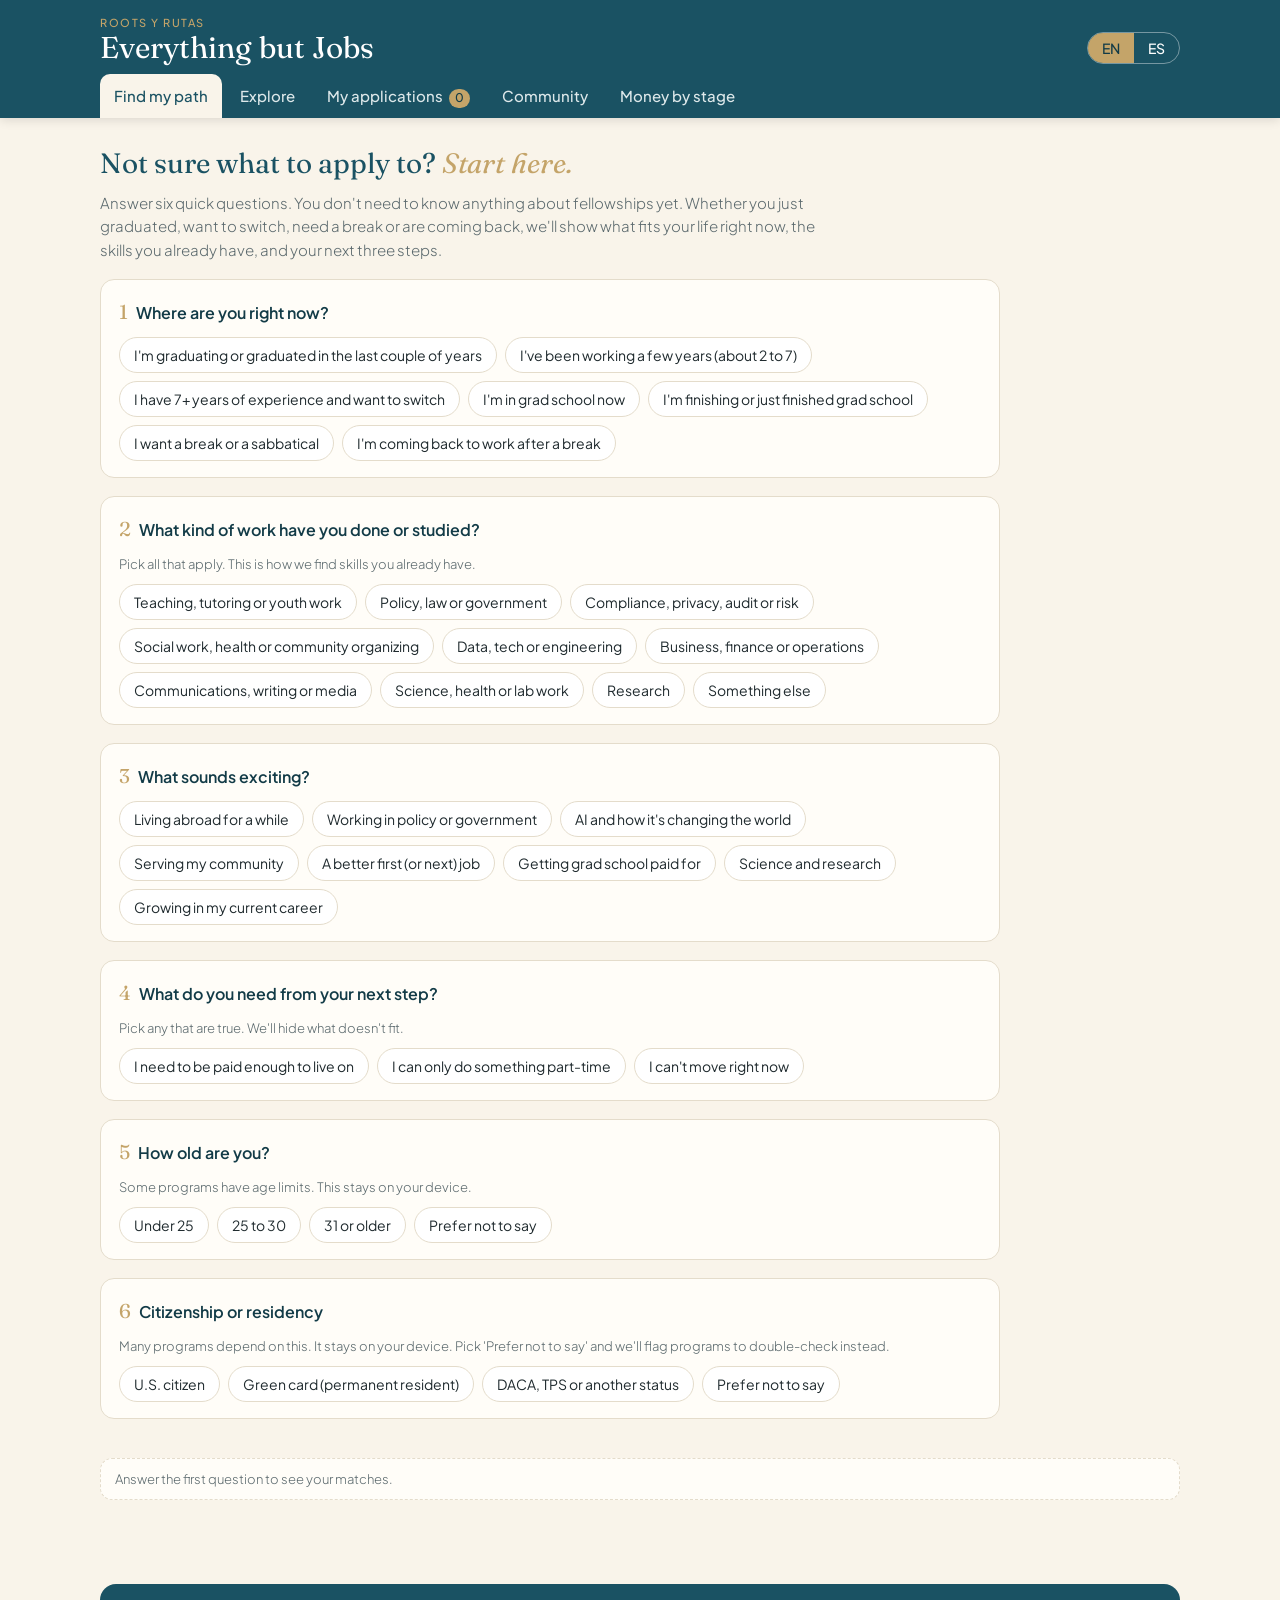
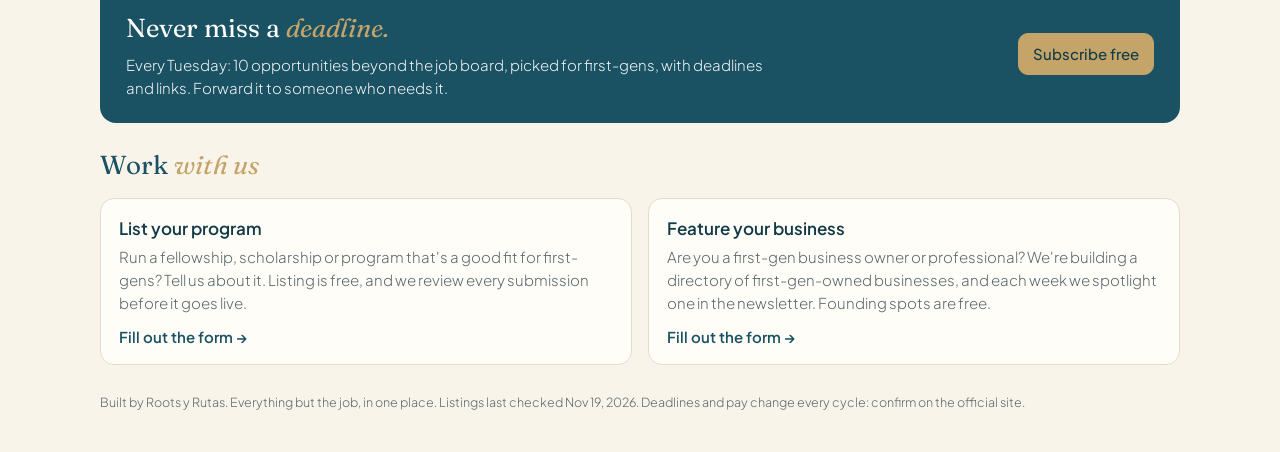
<file: y-ahora-que/index.html>
<!DOCTYPE html>
<html lang="en">
<head>
<meta charset="utf-8">
<meta name="viewport" content="width=device-width, initial-scale=1">
<title>Everything but Jobs | Roots y Rutas</title>
<link rel="preconnect" href="https://fonts.googleapis.com">
<link rel="preconnect" href="https://fonts.gstatic.com" crossorigin>
<link href="https://fonts.googleapis.com/css2?family=Fraunces:ital,opsz,wght@0,9..144,300;0,9..144,400;0,9..144,600;1,9..144,300;1,9..144,400&family=Plus+Jakarta+Sans:wght@300;400;500;600&display=swap" rel="stylesheet">
<style>
/* Roots y Rutas brand: teal for structure, sage for calm states, gold for power words and calls to action, cream ground.
   Layout: sticky header with tabs; each tab is one working view (explore list, tracker, community, money by stage). */
:root{
  --teal:#1A5263; --teal-deep:#123B47; --sage:#778868; --gold:#C4A469; --cream:#F9F4EA;
  --paper:#FFFDF8; --ink:#1F2A2E; --muted:#5C6A6E; --line:#E4DCCB;
  --ok:#4F7A3A; --warn:#A8741A; --stop:#9A4A3F;
  --display:"Fraunces", Georgia, "Times New Roman", serif;
  --body:"Plus Jakarta Sans", "Helvetica Neue", Arial, sans-serif;
  color-scheme: light;
}
*{box-sizing:border-box}
[hidden]{display:none!important}
html,body{margin:0}
body{background:var(--cream);color:var(--ink);font-family:var(--body);font-weight:300;font-size:15px;line-height:1.55}
a{color:var(--teal)}
button,input,select,textarea{font-family:inherit;font-size:14px}
:focus-visible{outline:3px solid var(--gold);outline-offset:2px}
@media (prefers-reduced-motion:reduce){*{transition:none!important;animation:none!important}}

header{position:sticky;top:0;z-index:5;background:var(--teal);color:#fff;box-shadow:0 2px 10px rgba(0,0,0,.12)}
.bar{max-width:1120px;margin:0 auto;padding:14px 20px 0;display:flex;flex-wrap:wrap;align-items:flex-end;gap:12px 24px;justify-content:space-between}
.brand{display:flex;flex-direction:column}
.brand small{font-size:11px;letter-spacing:.14em;text-transform:uppercase;color:var(--gold);font-weight:500}
.brand h1{margin:0;font-family:var(--display);font-weight:400;font-size:30px;line-height:1.1}
.lang{display:flex;border:1px solid rgba(255,255,255,.4);border-radius:999px;overflow:hidden}
.lang button{background:transparent;color:#fff;border:0;padding:6px 14px;cursor:pointer;font-weight:500}
.lang button[aria-pressed="true"]{background:var(--gold);color:var(--teal-deep)}
nav{max-width:1120px;margin:0 auto;padding:10px 20px 0;display:flex;gap:4px;overflow-x:auto}
nav a{color:#DDE8EA;text-decoration:none;padding:10px 14px;border-radius:10px 10px 0 0;font-weight:500;white-space:nowrap}
nav a[aria-current="page"]{background:var(--cream);color:var(--teal)}
nav a .count{display:inline-block;min-width:20px;padding:0 6px;margin-left:6px;border-radius:999px;background:var(--gold);color:var(--teal-deep);font-size:12px;text-align:center}

main{max-width:1120px;margin:0 auto;padding:24px 20px 60px}
.view{display:none}
.view.on{display:block}
.intro{display:grid;gap:6px;margin-bottom:18px}
.intro h2{margin:0;font-family:var(--display);font-weight:400;font-size:28px;color:var(--teal);text-wrap:balance}
.intro h2 em{color:var(--gold);font-style:italic}
.intro p{margin:0;max-width:68ch;color:var(--muted)}

.tools{display:flex;flex-wrap:wrap;gap:10px;align-items:center;margin:14px 0 8px}
.tools input[type=search]{flex:1 1 260px;padding:10px 14px;border:1px solid var(--line);border-radius:10px;background:var(--paper)}
.tools select{padding:9px 10px;border:1px solid var(--line);border-radius:10px;background:var(--paper)}
.check{display:flex;align-items:center;gap:6px;font-size:13px;color:var(--muted)}
.chips{display:flex;flex-wrap:wrap;gap:8px;margin:6px 0 14px}
.chip{border:1px solid var(--line);background:var(--paper);color:var(--ink);padding:6px 12px;border-radius:999px;cursor:pointer;font-size:13px}
.chip[aria-pressed="true"]{background:var(--teal);border-color:var(--teal);color:#fff}
.result-count{font-size:13px;color:var(--muted);margin-bottom:10px}

.grid{display:grid;grid-template-columns:repeat(auto-fill,minmax(320px,1fr));gap:16px}
.card{background:var(--paper);border:1px solid var(--line);border-radius:14px;padding:16px 18px;display:flex;flex-direction:column;gap:10px}
.card h3{margin:0;font-size:17px;font-weight:600;color:var(--teal-deep);line-height:1.3}
.meta{display:flex;flex-wrap:wrap;gap:6px}
.tag{font-size:11.5px;padding:3px 9px;border-radius:999px;background:#EEF2EF;color:var(--sage);font-weight:500}
.pill{font-size:11.5px;padding:3px 9px;border-radius:999px;font-weight:600}
.pill.open{background:#E3EED9;color:var(--ok)}
.pill.soon{background:#F7E6C3;color:var(--warn)}
.pill.roll{background:#E1ECEF;color:var(--teal)}
.pill.closed{background:#EFEAE0;color:var(--muted)}
.pill.paused{background:#F1DEDA;color:var(--stop)}
.what{margin:0}
dl.facts{display:grid;grid-template-columns:auto 1fr;gap:4px 12px;margin:0;font-size:13px}
dl.facts dt{color:var(--muted);font-weight:500}
dl.facts dd{margin:0}
.deadline{font-size:13px;padding:8px 10px;border-radius:10px;background:#F4EFE4}
.deadline strong{font-weight:600;font-variant-numeric:tabular-nums}
.deadline .dl-label{display:block;font-size:11px;font-weight:600;letter-spacing:1.5px;text-transform:uppercase;opacity:.7;margin-bottom:2px}
.deadline .dl-est{font-size:11px;font-weight:600;padding:1px 6px;border-radius:6px;background:#E8DCC2;margin-left:4px}
.fam{font-size:13px;border-left:3px solid var(--gold);padding:4px 10px;background:#FBF6EA}
.fam b{color:var(--teal);font-weight:600}
.actions{display:flex;flex-wrap:wrap;gap:8px;margin-top:auto}
.btn{border:1px solid var(--teal);background:var(--teal);color:#fff;padding:8px 14px;border-radius:10px;cursor:pointer;font-weight:500;text-decoration:none;display:inline-flex;align-items:center;gap:6px}
.btn.ghost{background:transparent;color:var(--teal)}
.btn.gold{background:var(--gold);border-color:var(--gold);color:var(--teal-deep)}
.btn.small{padding:5px 10px;font-size:13px}
.btn[disabled]{opacity:.55;cursor:default}

.tiles{display:grid;grid-template-columns:repeat(auto-fit,minmax(160px,1fr));gap:12px;margin:8px 0 20px}
.tile{background:var(--paper);border:1px solid var(--line);border-radius:14px;padding:14px 16px}
.tile b{display:block;font-family:var(--display);font-weight:400;font-size:30px;color:var(--teal);font-variant-numeric:tabular-nums}
.tile span{font-size:13px;color:var(--muted)}
.note{font-size:13px;color:var(--muted);background:var(--paper);border:1px dashed var(--line);border-radius:12px;padding:10px 14px;margin-bottom:16px}

.track{background:var(--paper);border:1px solid var(--line);border-left:5px solid var(--sage);border-radius:14px;padding:16px 18px;margin-bottom:14px;display:grid;gap:12px}
.track.s-submitted{border-left-color:var(--teal)}
.track.s-interview{border-left-color:var(--gold)}
.track.s-won{border-left-color:var(--ok)}
.track.s-no{border-left-color:var(--muted)}
.track-head{display:flex;flex-wrap:wrap;gap:10px;justify-content:space-between;align-items:center}
.track-head h3{margin:0;font-size:17px;font-weight:600;color:var(--teal-deep)}
.track-row{display:flex;flex-wrap:wrap;gap:14px;align-items:center}
.track-row label{font-size:13px;color:var(--muted);display:flex;gap:6px;align-items:center}
.track-row select,.track-row input{padding:7px 9px;border:1px solid var(--line);border-radius:8px;background:#fff}
.cols{display:grid;grid-template-columns:1fr 1fr;gap:16px}
@media (max-width:720px){.cols{grid-template-columns:1fr}}
.list{list-style:none;margin:0;padding:0;display:grid;gap:6px}
.list li{display:flex;gap:8px;align-items:flex-start;font-size:14px}
.list li.done span{text-decoration:line-through;color:var(--muted)}
.add{display:flex;gap:6px;margin-top:8px}
.add input{flex:1;padding:7px 9px;border:1px solid var(--line);border-radius:8px}
textarea{width:100%;min-height:80px;padding:9px 11px;border:1px solid var(--line);border-radius:10px;resize:vertical;background:#fff}
h4{margin:0 0 6px;font-size:13px;letter-spacing:.06em;text-transform:uppercase;color:var(--sage);font-weight:600}
.ai{background:#F3F7F7;border:1px solid #D5E3E6;border-radius:12px;padding:12px 14px;font-size:14px;white-space:pre-wrap}
.empty{background:var(--paper);border:1px solid var(--line);border-radius:14px;padding:28px;text-align:left}
.empty h3{margin:0 0 6px;font-family:var(--display);font-weight:400;color:var(--teal);font-size:22px}

.profile-form{background:var(--paper);border:1px solid var(--line);border-radius:14px;padding:18px;display:grid;gap:12px;margin-bottom:22px}
.profile-form .row{display:grid;grid-template-columns:1fr 1fr;gap:12px}
@media (max-width:640px){.profile-form .row{grid-template-columns:1fr}}
.profile-form label{display:grid;gap:4px;font-size:13px;color:var(--muted);font-weight:500}
.profile-form input,.profile-form select{padding:9px 11px;border:1px solid var(--line);border-radius:10px;background:#fff}
.person{background:var(--paper);border:1px solid var(--line);border-radius:14px;padding:16px;display:grid;gap:8px}
.person .who{display:flex;gap:12px;align-items:center}
.avatar{width:44px;height:44px;border-radius:50%;background:var(--sage);color:#fff;display:grid;place-items:center;font-family:var(--display);font-weight:400;font-size:20px;flex:none}
.person h3{margin:0;font-size:16px;font-weight:600}
.person p{margin:0;font-size:14px}
.example{font-size:11px;letter-spacing:.08em;text-transform:uppercase;color:var(--warn);font-weight:600}

.stages{display:flex;flex-wrap:wrap;gap:8px;margin:10px 0 18px}
.guide{background:var(--paper);border:1px solid var(--line);border-radius:14px;padding:20px 22px;display:grid;gap:14px;max-width:820px}
.guide h3{margin:0;font-family:var(--display);font-weight:400;font-size:24px;color:var(--teal)}
.guide ol{margin:0;padding-left:20px;display:grid;gap:10px}
.guide li b{font-weight:600;color:var(--teal-deep)}
.ask{display:grid;gap:8px;max-width:820px;margin-top:18px}
.disclaimer{font-size:12.5px;color:var(--muted);max-width:820px}
footer{max-width:1120px;margin:0 auto;padding:0 20px 40px;font-size:12.5px;color:var(--muted)}
/* path finder */
.quiz{display:grid;gap:18px;max-width:900px}
.q{background:var(--paper);border:1px solid var(--line);border-radius:14px;padding:16px 18px;display:grid;gap:10px}
.q h3{margin:0;font-size:16px;font-weight:600;color:var(--teal-deep)}
.q h3 span{font-family:var(--display);font-weight:400;color:var(--gold);margin-right:8px;font-size:20px}
.q .hint{margin:0;font-size:13px;color:var(--muted)}
.opts{display:flex;flex-wrap:wrap;gap:8px}
.opt{border:1px solid var(--line);background:#fff;padding:8px 14px;border-radius:999px;cursor:pointer;font-size:14px;color:var(--ink);text-align:left}
.opt[aria-pressed="true"]{background:var(--teal);border-color:var(--teal);color:#fff}
.results{display:grid;gap:18px;margin-top:26px}
.results h2{margin:0;font-family:var(--display);font-weight:400;color:var(--teal);font-size:26px}
.why{display:flex;flex-wrap:wrap;gap:6px}
.why span{font-size:11.5px;padding:3px 9px;border-radius:999px;background:#FBF1DA;color:#7A5B1E;font-weight:500}
.flag{font-size:12.5px;color:var(--stop)}
.panel{background:var(--paper);border:1px solid var(--line);border-radius:14px;padding:18px 20px;display:grid;gap:10px}
.panel h3{margin:0;font-family:var(--display);font-weight:400;color:var(--teal);font-size:21px}
.panel ul,.panel ol{margin:0;padding-left:20px;display:grid;gap:8px}
.panel li b{font-weight:600;color:var(--teal-deep)}
.two{display:grid;grid-template-columns:1fr 1fr;gap:16px}
@media (max-width:780px){.two{grid-template-columns:1fr}}
.res-links{display:flex;flex-wrap:wrap;gap:6px;margin-top:6px}
.res-links a{font-size:12.5px;padding:3px 10px;border:1px solid #D5E3E6;border-radius:999px;background:#F3F7F7;text-decoration:none}
.lib{display:grid;grid-template-columns:repeat(auto-fill,minmax(260px,1fr));gap:12px;margin-top:10px}
.res{background:var(--paper);border:1px solid var(--line);border-radius:12px;padding:12px 14px;display:grid;gap:6px;align-content:start}
.res .badges{align-items:flex-start}
.res h4{margin:0;font-size:14px;text-transform:none;letter-spacing:0;color:var(--teal-deep)}
.res p{margin:0;font-size:13px}
.res .badges{display:flex;gap:6px;flex-wrap:wrap}
.res .badges span{font-size:11px;padding:2px 8px;border-radius:999px;background:#E3EED9;color:var(--ok);font-weight:600}
.res .badges span.es{background:#E1ECEF;color:var(--teal)}
.res .go{display:flex;gap:10px;font-size:13px}
.ai{margin:8px 0 2px;font-size:13px;border-radius:10px;padding:6px 10px;background:#F1ECE0}
.ai summary{cursor:pointer;list-style:none}
.ai summary::-webkit-details-marker{display:none}
.ai summary b{font-weight:600;margin-left:4px}
.ai p{margin:6px 0 2px;line-height:1.5}
.ai-ok summary b{color:#4E6B3F}.ai-limited summary b{color:#8A6A2E}.ai-no summary b{color:#9B3B2E}.ai-unclear summary b{color:#5F6B6D}
.aiguide,.privacy{margin:14px 0;padding:12px 14px;border-radius:14px;background:#fff;border:1px solid #E6DECC;font-size:14px;line-height:1.55}
.aiguide summary,.privacy summary{cursor:pointer;font-weight:600;color:var(--teal)}
.aiguide ul{margin:8px 0 0;padding-left:18px}
.toast{position:fixed;bottom:18px;left:50%;transform:translateX(-50%);background:var(--teal-deep);color:#fff;padding:10px 16px;border-radius:10px;font-size:14px;display:none;z-index:10}

/* compact list view */
.minis{display:flex;flex-wrap:wrap;gap:8px;margin-bottom:12px}
.minis details{flex:1 1 150px;margin:0;padding:9px 12px;font-size:13.5px}
.minis details[open]{flex-basis:100%}
.minis summary{font-size:13.5px}
.tools2{display:flex;gap:8px;align-items:stretch;margin-bottom:10px}
.tools2 input[type=search]{flex:1;min-width:0;padding:10px 14px;border:1px solid var(--line);border-radius:10px;background:var(--paper);font:inherit}
.filt select{padding:8px 10px;border:1px solid var(--line);border-radius:10px;background:var(--paper);font:inherit}
.filt-btn{white-space:nowrap}
.fcount{display:inline-block;min-width:18px;padding:0 6px;border-radius:999px;background:var(--gold);color:var(--teal-deep);font-size:12px;text-align:center}
.filt{display:flex;flex-wrap:wrap;gap:10px 18px;align-items:center;padding:12px 14px;border:1px solid var(--line);border-radius:12px;background:var(--paper);margin-bottom:10px}
.filt[hidden]{display:none}
.filt .fl{display:flex;gap:8px;align-items:center;font-size:14px}
.chips.scroll{flex-wrap:nowrap;overflow-x:auto;scrollbar-width:none;padding-bottom:6px;-webkit-overflow-scrolling:touch}
.chips.scroll::-webkit-scrollbar{display:none}
.chips.scroll .chip{white-space:nowrap;flex:none}
.list{max-width:820px;display:flex;flex-direction:column}
.ghead{font-size:12px;font-weight:600;letter-spacing:1px;text-transform:uppercase;color:var(--muted);margin:18px 2px 6px}
.ghead.urgent{color:var(--warn)}
.ghead:first-child{margin-top:4px}
details.row{background:var(--paper);border:1px solid var(--line);border-radius:12px;margin-bottom:8px}
details.row[open]{border-color:var(--gold)}
details.row>summary{list-style:none;cursor:pointer;padding:12px 14px;display:block}
details.row>summary::-webkit-details-marker{display:none}
.r1{display:flex;justify-content:space-between;align-items:flex-start;gap:10px}
.rname{font-weight:600;color:var(--teal-deep);font-size:15.5px;line-height:1.3}
.rwhat{font-size:13.5px;color:var(--ink,#3a3a3a);opacity:.85;margin-top:2px;display:-webkit-box;-webkit-line-clamp:2;-webkit-box-orient:vertical;overflow:hidden}
.rfacts{font-size:12.5px;color:var(--muted);margin-top:5px}
.rfacts b{font-weight:600;color:var(--sage)}
.dchip{font-size:12px;font-weight:600;padding:3px 9px;border-radius:999px;white-space:nowrap;flex:none;font-variant-numeric:tabular-nums}
.dchip.urgent{background:#F7E6C3;color:var(--warn)}
.dchip.soon{background:#F4EFE4;color:var(--teal-deep)}
.dchip.date{background:#EEF2EF;color:var(--teal)}
.dchip.any{background:#E1ECEF;color:var(--teal)}
.dchip.closed{background:#EFEAE0;color:var(--muted)}
.rbody{padding:0 14px 14px;display:flex;flex-direction:column;gap:10px;border-top:1px solid var(--line);padding-top:12px}
.rmeta{font-size:12px;color:var(--muted)}
.glink{font-size:13px;color:var(--teal);text-decoration:underline;text-underline-offset:2px}
@media (max-width:520px){nav a{padding:10px 10px;font-size:14.5px}.ghead{margin-top:14px}}
.rgroup{font-family:var(--display);color:var(--teal);font-size:22px;margin:22px 0 4px}
.linkbtn{background:none;border:0;padding:0;color:var(--teal);text-decoration:underline;font:inherit;cursor:pointer}
details.row .flag{margin:6px 0 0;font-size:12.5px}
.rbody .why{margin:0}

/* Newsletter + work-with-us (added Nov 24, 2026) */
.news-strip{display:flex;flex-wrap:wrap;align-items:center;justify-content:space-between;gap:10px;background:var(--paper);border:1px solid var(--line);border-left:4px solid var(--gold);border-radius:12px;padding:12px 16px;margin:0 0 14px;max-width:820px}
.news-strip p{margin:0;color:var(--muted)}
.news-strip b{color:var(--teal-deep);font-weight:600}
.after-main{max-width:1120px;margin:0 auto;padding:8px 20px 28px;display:grid;gap:22px}
.news-band{background:var(--teal);color:#fff;border-radius:16px;padding:24px 26px;display:flex;flex-wrap:wrap;align-items:center;justify-content:space-between;gap:16px}
.news-band h2{margin:0 0 4px;font-family:var(--display);font-weight:400;font-size:26px}
.news-band h2 em{color:var(--gold);font-style:italic}
.news-band p{margin:0;max-width:60ch;opacity:.92}
.work h2{margin:0 0 4px;font-family:var(--display);font-weight:400;font-size:26px;color:var(--teal)}
.work h2 em{color:var(--gold);font-style:italic}
.work-grid{display:grid;grid-template-columns:repeat(auto-fit,minmax(300px,1fr));gap:16px;margin-top:12px}
.work details{background:var(--paper);border:1px solid var(--line);border-radius:14px;padding:16px 18px}
.work summary{cursor:pointer;list-style:none}
.work summary::-webkit-details-marker{display:none}
.work summary h3{margin:0 0 4px;font-size:17px;font-weight:600;color:var(--teal-deep)}
.work summary p{margin:0;color:var(--muted)}
.work summary .open-cta{display:inline-block;margin-top:10px;font-weight:600;color:var(--teal)}
.work details[open] .open-cta{display:none}
.wform{display:grid;gap:10px;margin-top:14px}
.wform label{display:grid;gap:4px;font-size:13px;color:var(--ink)}
.wform input[type=text],.wform input[type=email],.wform input[type=url],.wform textarea{width:100%;padding:8px 10px;border:1px solid var(--line);border-radius:10px;background:#fff;color:var(--ink)}
.wform textarea{min-height:70px;resize:vertical}
.wform .check{display:flex;gap:8px;align-items:flex-start;font-size:13px}
.wform .req{color:var(--stop)}
.wform .fine{font-size:12px;color:var(--muted);margin:0}
.hp{position:absolute;left:-9999px}
</style>
</head>
<body>
<header>
  <div class="bar">
    <div class="brand"><small><a href="/" style="color:inherit;text-decoration:none">Roots y Rutas</a></small><h1>Everything but Jobs</h1></div>
    <div class="lang" role="group" aria-label="Language">
      <button type="button" id="lang-en" aria-pressed="true">EN</button>
      <button type="button" id="lang-es" aria-pressed="false">ES</button>
    </div>
  </div>
  <nav aria-label="Sections">
    <a href="#path" data-view="path" data-t="nav_path">Find my path</a>
    <a href="#explore" data-view="explore" data-t="nav_explore">Explore</a>
    <a href="#tracker" data-view="tracker"><span data-t="nav_tracker">My applications</span><span class="count" id="nav-count">0</span></a>
    <a href="#community" data-view="community" data-t="nav_community">Community</a>
    <a href="#money" data-view="money" data-t="nav_money">Money by stage</a>
  </nav>
</header>

<main>
  <!-- PATH FINDER -->
  <section class="view" id="view-path">
    <div class="intro">
      <h2 data-t="pa_title">Not sure what to apply to? <em>Start here.</em></h2>
      <p data-t="pa_sub">Answer six quick questions. You don't need to know anything about fellowships yet. Whether you just graduated, want to switch, need a break or are coming back, we'll show what fits your life right now, the skills you already have, and your next three steps.</p>
    </div>
    <div class="quiz" id="quiz"></div>
    <div class="results" id="results"></div>
  </section>

  <!-- EXPLORE -->
  <section class="view" id="view-explore">
    <div class="intro">
      <h2 data-t="ex_title">Everything you can apply to <em>that isn't a job.</em></h2>
      <p data-t="ex_sub">Fellowships, paid programs, teaching and living abroad, school funding, sabbaticals and return-to-work programs, all in one place and picked for first-gens. Dates last checked Nov 19, 2026. Always confirm on the official site before you apply.</p>
    </div>
    <div class="news-strip">
      <p data-t="nl_strip"><b>Get 10 new opportunities every Tuesday.</b> Free, in your inbox. No spam, and we never sell your info.</p>
      <a class="btn gold small" data-news target="_blank" rel="noopener" data-t="nl_btn">Subscribe free</a>
    </div>
    <div class="minis">
    <details class="aiguide"><summary data-t="aig_t">Using AI on applications</summary><div data-t="aig_b"></div></details>
    <details class="privacy"><summary data-t="prv_t">Our privacy promise</summary><div data-t="prv_b"></div></details>
    </div>
    <div class="tools2">
      <input type="search" id="q" aria-label="Search" placeholder="Search by name, country, field…">
      <button type="button" class="btn small ghost filt-btn" id="filt-btn" aria-expanded="false" aria-controls="filt"><span data-t="filters">Filters</span> <span class="fcount" id="filt-n" hidden>0</span></button>
    </div>
    <div class="filt" id="filt" hidden>
      <label class="fl"><span data-t="stage_l">Your stage</span> <select id="stage" aria-label="Stage"></select></label>
      <label class="check"><input type="checkbox" id="opennow"> <span data-t="open_now">Open now or rolling</span></label>
      <label class="check"><input type="checkbox" id="noncit"> <span data-t="noncit">Hide U.S.-citizens-only</span></label>
    </div>
    <div class="chips scroll" id="cats" role="group" aria-label="Category"></div>
    <div class="result-count" id="rc"></div>
    <div class="list" id="cards"></div>
  </section>

  <!-- TRACKER -->
  <section class="view" id="view-tracker">
    <div class="intro">
      <h2 data-t="tr_title">My <em>applications</em></h2>
      <p data-t="tr_sub">Track what you're applying to, what's due, what you still need, and how it turned out.</p>
    </div>
    <div class="note" id="save-note"></div>
    <div class="tiles" id="tiles"></div>
    <div id="tracks"></div>
  </section>

  <!-- COMMUNITY -->
  <section class="view" id="view-community">
    <div class="intro">
      <h2 data-t="co_title">People who've <em>been there</em></h2>
      <p data-t="co_sub">First-gens who won these opportunities and are open to questions. Share your own profile if you want to help the next person.</p>
    </div>
    <form class="profile-form" id="pform">
      <h4 data-t="co_yours">Your profile</h4>
      <div class="row">
        <label><span data-t="f_headline">One line about you</span><input id="p-headline" maxlength="120" placeholder="e.g. Fulbright ETA Spain '24, now in public health"></label>
        <label><span data-t="f_stage">Where you are now</span><select id="p-stage"></select></label>
      </div>
      <label><span data-t="f_won">Opportunities you've done (pick any)</span><select id="p-won" multiple size="5"></select></label>
      <div class="row">
        <label><span data-t="f_help">How you can help</span><input id="p-help" maxlength="160" placeholder="e.g. Happy to read essays, talk about living abroad on a stipend"></label>
        <label><span data-t="f_contact">How to reach you (optional)</span><input id="p-contact" maxlength="120" placeholder="LinkedIn or Instagram handle"></label>
      </div>
      <label class="check"><input type="checkbox" id="p-public"> <span data-t="f_public">Show my profile to others on this page</span></label>
      <div class="actions"><button class="btn" type="submit" id="p-save" data-t="f_save">Save profile</button><span class="check" id="p-msg"></span></div>
    </form>
    <div class="tools">
      <select id="co-filter" aria-label="Filter by opportunity"></select>
    </div>
    <div class="grid" id="people"></div>
  </section>

  <!-- MONEY -->
  <section class="view" id="view-money">
    <div class="intro">
      <h2 data-t="mo_title">The money side, <em>by stage</em></h2>
      <p data-t="mo_sub">Short guides for the money questions nobody at home could answer for you. Pick where you are.</p>
    </div>
    <div class="stages" id="stages" role="group" aria-label="Stage"></div>
    <div class="guide" id="guide"></div>
    <div class="intro" style="margin-top:28px">
      <h2 data-t="lib_title">Free, trusted <em>resources</em></h2>
      <p data-t="lib_sub">Official tools and free help, most of them in Spanish too. Start here before paying anyone for advice. Paid options are marked.</p>
    </div>
    <div class="chips" id="lib-cats" role="group" aria-label="Topic"></div>
    <div class="lib" id="lib"></div>
    <div class="ask" id="ask-box" hidden>
      <h4 data-t="ask_title">Ask about your situation</h4>
      <textarea id="ask-q" placeholder="e.g. I start a Fulbright in Spain in September and have $4,000 in federal loans. What should I set up before I go?"></textarea>
      <div class="actions"><button class="btn gold" type="button" id="ask-go" data-t="ask_btn">Get a plain-language answer</button></div>
      <div class="ai" id="ask-a" hidden></div>
    </div>
    <p class="disclaimer" data-t="disclaimer">This is general education, not tax, legal or financial advice. Rules change and every situation is different. For your own taxes, free help is available through IRS VITA sites.</p>
  </section>
</main>
<div class="after-main">
  <section class="news-band" aria-labelledby="nb-t">
    <div>
      <h2 id="nb-t" data-t="nb_title">Never miss a <em>deadline.</em></h2>
      <p data-t="nb_sub">Every Tuesday: 10 opportunities beyond the job board, picked for first-gens, with deadlines and links. Forward it to someone who needs it.</p>
    </div>
    <a class="btn gold" data-news target="_blank" rel="noopener" data-t="nl_btn">Subscribe free</a>
  </section>
  <section class="work" aria-labelledby="wk-t">
    <h2 id="wk-t" data-t="wk_title">Work <em>with us</em></h2>
    <div class="work-grid">
    <details>
      <summary><h3 data-t="wp_title">List your program</h3><p data-t="wp_sub">Run a fellowship, scholarship or program that's a good fit for first-gens? Tell us about it. Listing is free, and we review every submission before it goes live.</p><span class="open-cta" data-t="w_open">Fill out the form →</span></summary>
      <form class="wform" name="list-program" method="POST" data-netlify="true" netlify-honeypot="bot-field">
        <input type="hidden" name="form-name" value="list-program">
        <p class="hp"><label>Leave this empty <input name="bot-field"></label></p>
        <label><span><span data-t="wp_program">Program name</span> <span class="req">*</span></span><input type="text" name="program" required></label>
        <label><span><span data-t="wp_org">Organization</span> <span class="req">*</span></span><input type="text" name="organization" required></label>
        <label><span><span data-t="wp_link">Link to the program</span> <span class="req">*</span></span><input type="url" name="link" required></label>
        <label><span><span data-t="wp_deadline">Next deadline (if any)</span></span><input type="text" name="deadline"></label>
        <label><span><span data-t="wp_who">Who is it for?</span></span><textarea name="who"></textarea></label>
        <label><span><span data-t="w_name">Your name</span> <span class="req">*</span></span><input type="text" name="name" required></label>
        <label><span><span data-t="w_email">Your email</span> <span class="req">*</span></span><input type="email" name="email" required></label>
        <label class="check"><input type="checkbox" name="featured_interest" value="yes"> <span data-t="wp_feat">Tell me about featured spots when they open</span></label>
        <p class="fine" data-t="w_privacy">We only use this to review your submission and contact you about it. We never sell or share it, and you can ask us to delete it anytime by replying to any email from us.</p>
        <div><button class="btn" type="submit" data-t="w_send">Send</button></div>
      </form>
    </details>
    <details>
      <summary><h3 data-t="wb_title">Feature your business</h3><p data-t="wb_sub">Are you a first-gen business owner or professional? We're building a directory of first-gen-owned businesses, and each week we spotlight one in the newsletter. Founding spots are free.</p><span class="open-cta" data-t="w_open">Fill out the form →</span></summary>
      <form class="wform" name="feature-business" method="POST" data-netlify="true" netlify-honeypot="bot-field">
        <input type="hidden" name="form-name" value="feature-business">
        <p class="hp"><label>Leave this empty <input name="bot-field"></label></p>
        <label><span><span data-t="wb_business">Business or practice name</span> <span class="req">*</span></span><input type="text" name="business" required></label>
        <label><span><span data-t="wb_offer">What you offer</span> <span class="req">*</span></span><textarea name="offer" required></textarea></label>
        <label><span><span data-t="wb_link">Website or Instagram</span> <span class="req">*</span></span><input type="text" name="link" required></label>
        <label><span><span data-t="wb_where">City, or online</span></span><input type="text" name="where"></label>
        <label><span><span data-t="wb_story">Your first-gen story in one line (optional)</span></span><input type="text" name="story"></label>
        <label><span><span data-t="w_name">Your name</span> <span class="req">*</span></span><input type="text" name="name" required></label>
        <label><span><span data-t="w_email">Your email</span> <span class="req">*</span></span><input type="email" name="email" required></label>
        <label class="check"><input type="checkbox" name="first_gen" value="yes" required> <span data-t="wb_fg">This business is owned by a first-gen</span></label>
        <label class="check"><input type="checkbox" name="consent" value="yes" required> <span data-t="wb_ok">You can feature my business in the newsletter and on this site</span></label>
        <p class="fine" data-t="w_privacy">We only use this to review your submission and contact you about it. We never sell or share it, and you can ask us to delete it anytime by replying to any email from us.</p>
        <div><button class="btn" type="submit" data-t="w_send">Send</button></div>
      </form>
    </details>
    </div>
  </section>
</div>
<footer data-t="footer">Built by Roots y Rutas. Everything but the job, in one place. Listings last checked Nov 19, 2026. Deadlines and pay change every cycle: confirm on the official site.</footer>
<div class="toast" id="toast" role="status"></div>

<script>
const OPPS = [{"id": "fulbright-u-s-student-program-study-rese", "name": "Fulbright U.S. Student Program (Study/Research)", "cat": "Abroad", "stage": "After college", "what": "A year abroad doing a research project or graduate study in one of 140+ countries.", "who": "Graduating seniors, recent grads, grad students, young professionals; bachelor's by grant start", "cit": "U.S. citizens or nationals only (permanent residents not eligible)", "pay": "Covers travel and living costs at local rates (varies by country)", "ben": "Health benefits; no support for dependents", "length": "~1 academic year", "where": "140+ countries", "dl": null, "note": "2027-28 cycle closed Oct 6, 2026. Next cycle usually opens ~April with an early-October deadline; campus deadlines come 4-6 weeks earlier.", "status": "Closed, next ~Oct 2027", "fam": "Es una beca del gobierno de EE.UU. para vivir un año en otro país investigando o estudiando. Te pagan el viaje y para vivir. Es un honor grande y abre puertas en el trabajo.", "link": "https://us.fulbrightonline.org", "guide": "stipend", "section": "abroad", "status_code": "closed", "next_open": "2027-10", "added": "2026-11-19", "last_checked": "2026-11-19", "featured": false, "sponsored": false}, {"id": "fulbright-english-teaching-assistant-eta", "name": "Fulbright English Teaching Assistant (ETA)", "cat": "Abroad", "stage": "After college", "what": "A year abroad helping teach English in schools or universities, plus a side project.", "who": "Same as Fulbright Study/Research", "cit": "U.S. citizens or nationals only", "pay": "Living stipend at local rates", "ben": "Travel, health benefits", "length": "~9-12 months", "where": "Many countries", "dl": null, "note": "Same application and deadline as Fulbright (closed Oct 6, 2026; next ~Oct 2027).", "status": "Closed, next ~Oct 2027", "fam": "Es la misma beca Fulbright, pero vas a enseñar inglés. Es trabajo de verdad, pagado, y cuenta como experiencia profesional.", "link": "https://us.fulbrightonline.org", "guide": "stipend", "section": "abroad", "status_code": "closed", "next_open": "2027-10", "added": "2026-11-19", "last_checked": "2026-11-19", "featured": false, "sponsored": false}, {"id": "boren-fellowship-graduate-students", "name": "Boren Fellowship (graduate students)", "cat": "Abroad", "stage": "Grad school", "what": "Funding to study a less-common language abroad during grad school (e.g., Arabic, Portuguese, Swahili, Mandarin).", "who": "Graduate students enrolled at a U.S. school (not for people who already finished their degree)", "cit": "U.S. citizens only", "pay": "Up to $25,000 (up to $30,000 for some), based on length abroad", "ben": "Language training abroad", "length": "12-52 weeks", "where": "Countries outside W. Europe/Canada/Australia/NZ", "dl": "2027-01-20", "note": "National deadline Jan 20, 2027 (check your school's earlier internal deadline).", "status": "Open", "fam": "Es dinero para aprender un idioma difícil en otro país mientras haces la maestría. A cambio, después trabajas un año para el gobierno federal.", "link": "https://www.borenawards.org", "guide": "grad", "section": "abroad", "status_code": "open", "next_open": null, "added": "2026-11-19", "last_checked": "2026-11-19", "featured": false, "sponsored": false}, {"id": "jet-programme-japan", "name": "JET Programme (Japan)", "cat": "Abroad", "stage": "After college", "what": "Paid job as an assistant language teacher (or coordinator) in Japanese schools and towns.", "who": "Bachelor's degree conferred by June 25, 2027", "cit": "U.S. citizens apply through JET USA (dual nationals OK)", "pay": "¥4,020,000/year before tax in year 1 (rises after)", "ben": "Flights covered; employer support with housing", "length": "1 year, renewable", "where": "Japan", "dl": null, "note": "The 2027 round closed Nov 13, 2026. Applications usually open in the fall.", "status": "Closed, next ~Oct 2027", "fam": "Es un trabajo pagado en Japón enseñando inglés. Te pagan un sueldo de verdad, con pasaje incluido.", "link": "https://jetprogramusa.org", "guide": "stipend", "section": "abroad", "status_code": "closed", "next_open": "2027-10", "added": "2026-11-19", "last_checked": "2026-11-19", "featured": false, "sponsored": false}, {"id": "teaching-assistant-program-in-france-tap", "name": "Teaching Assistant Program in France (TAPIF)", "cat": "Abroad", "stage": "After college", "what": "Assist English teachers in French public schools, up to 12 hours/week.", "who": "Ages 20-35, at least 3 years of college, B1 French", "cit": "U.S. citizens or permanent residents", "pay": "€1,010.67/month gross (~€810 net)", "ben": "French public health insurance", "length": "7 months (Oct-Apr)", "where": "France", "dl": "2027-02-15", "note": "Application window Oct 15, 2026 - Feb 15, 2027. $149 application fee.", "status": "Open", "fam": "Es un programa del gobierno francés para ayudar a enseñar inglés en Francia. Pagan poco pero alcanza para vivir, y tienes seguro médico.", "link": "https://villa-albertine.org/frenchcultures/teach-english-in-france/", "guide": "stipend", "section": "abroad", "status_code": "open", "next_open": null, "added": "2026-11-19", "last_checked": "2026-11-19", "featured": false, "sponsored": false}, {"id": "auxiliares-de-conversaci-n-nalcap-spain", "name": "Auxiliares de Conversación / NALCAP (Spain)", "cat": "Abroad", "stage": "After college", "what": "Language and culture assistant in Spanish public schools, 14-16 hours/week.", "who": "College grads or students (2nd year+); age limits apply", "cit": "U.S. and Canadian applicants apply through the North American program", "pay": "€800-1,000/month depending on region", "ben": "Health insurance; visa support. No travel or housing paid", "length": "Oct/Nov - May", "where": "Spain", "dl": null, "note": "The 2026-27 cycle opened in January and closed in spring; expect a similar window in early 2027. Placements are first-come, first-served, so apply early.", "status": "Opens ~Jan 2027", "fam": "Es para ayudar en escuelas de España enseñando inglés. Pagan una ayuda mensual y seguro médico, pero el pasaje y el alquiler los pagas tú.", "link": "https://www.educacionfpydeportes.gob.es/servicios-al-ciudadano/catalogo/general/99/998188/ficha/998188-2026-2027.html", "guide": "stipend", "section": "abroad", "status_code": "opens_soon", "next_open": "2027-01", "added": "2026-11-19", "last_checked": "2026-11-19", "featured": false, "sponsored": false}, {"id": "princeton-in-latin-america-pila", "name": "Princeton in Latin America (PiLA)", "cat": "Abroad", "stage": "After college", "what": "Year-long service fellowships with nonprofits and public organizations across Latin America and the Caribbean.", "who": "Seniors and recent grads from U.S. or Canadian schools with professional-level Spanish (or Portuguese for Brazil)", "cit": "U.S. citizens, permanent residents and some student visa holders", "pay": "Stipend for housing, food and local transport. You pay a $100 application fee (reductions available), a $500 placement fee if accepted, airfare and insurance.", "ben": "Varies by placement", "length": "1 year", "where": "Latin America and the Caribbean", "dl": null, "note": "Applications usually open in late August and close around November 1. Budget for the fees before you apply.", "status": "Closed, next ~Nov 2027", "fam": "Un año trabajando con organizaciones en América Latina y el Caribe. Necesitas buen español. Hay cargos que pagar, así que planifica.", "link": "https://www.pila-princeton.org", "guide": "stipend", "section": "abroad", "status_code": "closed", "next_open": "2027-11", "added": "2026-11-19", "last_checked": "2026-11-19", "featured": false, "sponsored": false}, {"id": "luce-scholars-program", "name": "Luce Scholars Program", "cat": "Abroad", "stage": "After college", "what": "A paid year-long professional placement in Asia for people with little Asia experience.", "who": "Seniors, recent grads and young professionals (age limit ~32)", "cit": "U.S. citizens or permanent residents", "pay": "Monthly stipend for living costs", "ben": "Language training, placement", "length": "~1 year", "where": "Asia", "dl": null, "note": "Deadline usually in September; 2027 cycle closed. Next ~Sept 2027. No school nomination needed anymore.", "status": "Closed, next ~Sept 2027", "fam": "Es una beca para vivir y trabajar un año en Asia, para gente que nunca ha estado allá. Te pagan los gastos para vivir.", "link": "https://hluce.org/programs/luce-scholars/", "guide": "stipend", "section": "abroad", "status_code": "closed", "next_open": "2027-09", "added": "2026-11-19", "last_checked": "2026-11-19", "featured": false, "sponsored": false}, {"id": "peace-corps", "name": "Peace Corps", "cat": "Abroad", "stage": "After college", "what": "Two years of community service abroad in education, health, agriculture and more.", "who": "Adults 18+; most roles need a 4-year degree", "cit": "U.S. citizens only", "pay": "Monthly living allowance; $10,000+ readjustment allowance (pre-tax) after service", "ben": "Housing, medical and dental, 48 vacation days, federal hiring advantages", "length": "27 months", "where": "60+ countries", "dl": null, "note": "Rolling applications.", "status": "Rolling", "fam": "Es servicio voluntario por dos años en otro país. Te cubren vivienda y salud, y al final recibes dinero para empezar de nuevo. Puede ayudar con los préstamos estudiantiles.", "link": "https://www.peacecorps.gov", "guide": "service", "section": "abroad", "status_code": "rolling", "next_open": null, "added": "2026-11-19", "last_checked": "2026-11-19", "featured": false, "sponsored": false}, {"id": "chci-public-policy-fellowship", "name": "CHCI Public Policy Fellowship", "cat": "Domestic fellowship", "stage": "After college", "what": "Nine months working in Washington, D.C., in Congress, agencies or advocacy groups, with weekly leadership training.", "who": "Bachelor's earned May 2024 - Aug 2027; not in grad school during the program", "cit": "U.S. citizens, permanent residents, asylees, or others with full work authorization (DACA with valid work permit)", "pay": "$34,200 over nine months", "ben": "Health/dental/vision paid, $200/month Metro, travel to D.C.", "length": "9 months (Aug 2027 - May 2028)", "where": "Washington, D.C.", "dl": "2026-12-01", "note": "Due Dec 1, 2026, 11:59pm ET. Runs Aug 18, 2027 to May 19, 2028.", "status": "Open", "fam": "Es una beca pagada para trabajar en el Congreso en Washington por nueve meses. Incluye seguro médico. Es una puerta grande para trabajar en política pública.", "link": "https://chci.org/programs/public-policy-fellowship-program/", "guide": "stipend", "section": "fellowships_first_jobs", "status_code": "open", "next_open": null, "added": "2026-11-19", "last_checked": "2026-11-19", "featured": false, "sponsored": false}, {"id": "chci-postgraduate-fellowship", "name": "CHCI Postgraduate Fellowship", "cat": "Domestic fellowship", "stage": "After grad school", "what": "Nine months on Capitol Hill connecting your graduate field (health, education, tech, housing, law) to policy.", "who": "Master's or JD completed within 2 years of start", "cit": "Same as CHCI Public Policy Fellowship", "pay": "$40,950 gross over 9 months", "ben": "Insurance, transit, professional development", "length": "9 months (Aug 2027 - May 2028)", "where": "Washington, D.C.", "dl": "2026-12-01", "note": "Due Dec 1, 2026. For people who finished a master's or JD within two years of the start date.", "status": "Open", "fam": "Igual que la beca anterior, pero para quienes ya terminaron una maestría o derecho.", "link": "https://chci.org/programs/post-graduate-fellowship-program", "guide": "grad", "section": "fellowships_first_jobs", "status_code": "open", "next_open": null, "added": "2026-11-19", "last_checked": "2026-11-19", "featured": false, "sponsored": false}, {"id": "paul-daisy-soros-fellowships-for-new-ame", "name": "Paul & Daisy Soros Fellowships for New Americans", "cat": "Domestic fellowship", "stage": "Grad school", "what": "Up to two years of graduate school funding for immigrants and children of immigrants.", "who": "Age 30 or under; graduating seniors or grad students applying to or in a U.S. program", "cit": "Immigrants and children of immigrants (includes DACA and other statuses; see eligibility page)", "pay": "Up to $90,000 total (tuition support up to $40,000)", "ben": "National community of fellows", "length": "Up to 2 years", "where": "U.S. graduate programs", "dl": null, "note": "2027 deadline was Oct 29, 2026. Next ~late Oct 2027.", "status": "Closed, next ~Oct 2027", "fam": "Es una de las becas más prestigiosas del país para hijos de inmigrantes. Paga la maestría o el doctorado. Fue creada para gente como nosotros.", "link": "https://pdsoros.org", "guide": "grad", "section": "fellowships_first_jobs", "status_code": "closed", "next_open": "2027-10", "added": "2026-11-19", "last_checked": "2026-11-19", "featured": false, "sponsored": false}, {"id": "coro-fellows-program-in-public-affairs", "name": "Coro Fellows Program in Public Affairs", "cat": "Domestic fellowship", "stage": "After college", "what": "Full-time leadership program with rotating placements in government, nonprofits, business and labor.", "who": "Recent grads and early-career professionals", "cit": "Check each center", "pay": "Tuition-free; need-based monthly stipend (varies by center)", "ben": "Leadership training, alumni network", "length": "~7-9 months", "where": "NYC, N. California, S. California, St. Louis", "dl": "2027-01-12", "note": "Written application due ~Jan 11-12, 2027 (each center may differ).", "status": "Open", "fam": "Es un programa de liderazgo para trabajar en el gobierno y organizaciones de la comunidad. No cobra matrícula y da una ayuda mensual según tu necesidad.", "link": "https://coronewyork.org/the-fellows-program-in-public-affairs/", "guide": "stipend", "section": "fellowships_first_jobs", "status_code": "open", "next_open": null, "added": "2026-11-19", "last_checked": "2026-11-19", "featured": false, "sponsored": false}, {"id": "bill-emerson-national-hunger-fellowship", "name": "Bill Emerson National Hunger Fellowship", "cat": "Domestic fellowship", "stage": "After college", "what": "Fight hunger and poverty: half the year in a community placement, half in national policy in D.C.", "who": "Recent grads and early-career people committed to anti-hunger work", "cit": "U.S. citizens or permanent residents", "pay": "At least $50,000 pre-tax (2026-27 class)", "ben": "Health insurance, housing support", "length": "~11.5 months", "where": "Field site + Washington, D.C.", "dl": "2027-01-30", "note": "Deadline Jan 30, 2027 at noon ET.", "status": "Open", "fam": "Es una beca pagada para trabajar contra el hambre y la pobreza, primero en una comunidad y luego en Washington. Paga bien para ser beca.", "link": "https://hungercenter.org/what-we-do/emerson-fellowship/fellows/", "guide": "stipend", "section": "fellowships_first_jobs", "status_code": "open", "next_open": null, "added": "2026-11-19", "last_checked": "2026-11-19", "featured": false, "sponsored": false}, {"id": "americorps-incl-vista", "name": "AmeriCorps (incl. VISTA)", "cat": "Domestic fellowship", "stage": "After college", "what": "A year of national service at nonprofits, schools or public agencies across the U.S.", "who": "Adults 17-18+ depending on program; degree not always required", "cit": "Education award requires U.S. citizen, national or permanent resident", "pay": "Living allowance (~$20,400+ for many full-time roles; varies)", "ben": "Segal Education Award up to $7,395; health coverage in many roles", "length": "~1 year", "where": "Across the U.S.", "dl": null, "note": "Rolling; programs post openings year-round.", "status": "Rolling", "fam": "Es servicio pagado en Estados Unidos, en escuelas u organizaciones. Al final te dan dinero para pagar estudios o préstamos.", "link": "https://americorps.gov", "guide": "service", "section": "fellowships_first_jobs", "status_code": "rolling", "next_open": null, "added": "2026-11-19", "last_checked": "2026-11-19", "featured": false, "sponsored": false}, {"id": "rangel-graduate-fellowship", "name": "Rangel Graduate Fellowship", "cat": "Domestic fellowship", "stage": "Grad school", "what": "Pays for a two-year master's and prepares you to become a U.S. Foreign Service Officer (diplomat).", "who": "Seniors and grads starting a 2-year master's", "cit": "U.S. citizens only", "pay": "Tuition and living support for a 2-year master's, plus two paid summer internships", "ben": "Mentoring by a Foreign Service Officer", "length": "2 years + service", "where": "U.S. grad school, then worldwide", "dl": null, "note": "2026 cycle was postponed by the State Department; 2027 cycle details pending. Watch for updates.", "status": "Paused, watch", "fam": "Es una beca para hacer la maestría gratis y luego trabajar como diplomático de EE.UU. Ahora mismo está en pausa.", "link": "https://rangelprogram.org", "guide": "grad", "section": "fellowships_first_jobs", "status_code": "paused", "next_open": null, "added": "2026-11-19", "last_checked": "2026-11-19", "featured": false, "sponsored": false}, {"id": "pickering-foreign-affairs-fellowship", "name": "Pickering Foreign Affairs Fellowship", "cat": "Domestic fellowship", "stage": "Grad school", "what": "Graduate funding plus internships to prepare for a career as a U.S. diplomat.", "who": "Seniors and grads entering a 2-year master's", "cit": "U.S. citizens only", "pay": "Graduate funding (tuition plus stipend) and internships", "ben": "Mentoring, professional development", "length": "2 years + service", "where": "U.S. grad school, then worldwide", "dl": null, "note": "2026 cycle postponed; dates for 2027 are pending.", "status": "Paused, watch", "fam": "Parecida a Rangel: pagan la maestría a cambio de trabajar de diplomático. También está en pausa.", "link": "https://pickeringfellowship.org", "guide": "grad", "section": "fellowships_first_jobs", "status_code": "paused", "next_open": null, "added": "2026-11-19", "last_checked": "2026-11-19", "featured": false, "sponsored": false}, {"id": "coop-careers-fellowship", "name": "COOP Careers Fellowship", "cat": "Paid pathway / first job", "stage": "First job", "what": "Free 16-week evening program for first-gen grads to break into data analytics, digital marketing or finance, with peer cohorts and alumni coaches.", "who": "First-gen, Pell-eligible grads still looking for their first good job; bachelor's within ~10 years", "cit": "Must be able to work in the U.S.", "pay": "Free (no stipend)", "ben": "Certifications, coaching, alumni network", "length": "16 weeks, evenings", "where": "NYC, Bay Area, LA, Chicago, Miami", "dl": null, "note": "Spring and fall cohorts; early-action deadlines run months ahead. Check the site.", "status": "Rolling cohorts", "fam": "Es un programa gratis por las noches que ayuda a los primeros de la familia en graduarse a conseguir un buen trabajo en tecnología o finanzas.", "link": "https://coopcareers.org", "guide": "firstjob", "section": "fellowships_first_jobs", "status_code": "rolling", "next_open": null, "added": "2026-11-19", "last_checked": "2026-11-19", "featured": false, "sponsored": false}, {"id": "dearcc-new-work-foundation", "name": "dearCC (New Work Foundation)", "cat": "Paid pathway / first job", "stage": "First job", "what": "Free platform helping new grads land a first job in the AI economy: job market data, a free AI job-search agent, podcast and community.", "who": "New and recent grads", "cit": "Open to all", "pay": "Free", "ben": "Tools, data, community", "length": "Self-paced", "where": "Online", "dl": null, "note": "Always open.", "status": "Open", "fam": "Es una página gratis que te ayuda a buscar trabajo ahora que la inteligencia artificial está cambiando los empleos.", "link": "https://www.dearcc.org", "guide": "firstjob", "section": "fellowships_first_jobs", "status_code": "open", "next_open": null, "added": "2026-11-19", "last_checked": "2026-11-19", "featured": false, "sponsored": false}, {"id": "forage-job-simulations", "name": "Forage job simulations", "cat": "Professional development", "stage": "First job", "what": "Free, self-paced job simulations built by real companies (consulting, banking, tech, law and more).", "who": "Students and grads", "cit": "Open to all", "pay": "Free (unpaid)", "ben": "Company-branded certificates for your resume", "length": "1-6 hours each", "where": "Online", "dl": null, "note": "Always open; no application.", "status": "Open", "fam": "Son ejercicios gratis en línea para practicar cómo es un trabajo en una empresa grande antes de solicitar.", "link": "https://www.theforage.com", "guide": "firstjob", "also": ["Paid pathway / first job"], "section": "grow_your_career", "status_code": "open", "next_open": null, "added": "2026-11-19", "last_checked": "2026-11-19", "featured": false, "sponsored": false}, {"id": "bluedot-impact-courses-agi-strategy-fron", "name": "BlueDot Impact courses (AGI Strategy, Frontier AI Governance, Future of AI)", "cat": "Professional development", "stage": "Any stage", "what": "Free online cohort courses on AI safety and governance; also a 2-hour self-paced intro.", "who": "Open to all backgrounds; governance course recommends AGI Strategy first", "cit": "Open to all", "pay": "Free", "ben": "Certificate, network; some grants for career changers", "length": "5 days intensive or 5 weeks part-time", "where": "Online", "dl": null, "note": "Cohorts run often; apply on the courses page.", "status": "Rolling cohorts", "fam": "Son cursos gratis en línea sobre cómo hacer que la inteligencia artificial sea segura. Son de pocas horas a la semana.", "link": "https://bluedot.org/courses", "guide": "stipend", "also": ["AI & AI safety"], "section": "grow_your_career", "status_code": "rolling", "next_open": null, "added": "2026-11-19", "last_checked": "2026-11-19", "featured": false, "sponsored": false}, {"id": "caidp-ai-policy-clinic", "name": "CAIDP AI Policy Clinic", "cat": "Professional development", "stage": "Any stage", "what": "Free semester-long, research-based AI policy course with a certificate; contributes to a global AI policy index.", "who": "Students and professionals; competitive", "cit": "Open internationally", "pay": "Free", "ben": "AI policy certificate", "length": "~1 semester, ~6 hrs/week", "where": "Online", "dl": null, "note": "Fall cohort applications ran mid-March to mid-May in 2026; spring cohort applications have opened in October before. Check the site.", "status": "Check site", "fam": "Es un curso gratis por un semestre para aprender sobre leyes y políticas de inteligencia artificial en el mundo.", "link": "https://www.caidp.org/global-academic-network/ai-policy-clinic/", "guide": "stipend", "also": ["AI & AI safety"], "section": "grow_your_career", "status_code": "check", "next_open": null, "added": "2026-11-19", "last_checked": "2026-11-19", "featured": false, "sponsored": false}, {"id": "iaps-ai-policy-fellowship", "name": "IAPS AI Policy Fellowship", "cat": "AI & AI safety", "stage": "Early/mid career", "what": "Fully funded 3-month fellowship working on frontier AI policy projects.", "who": "Professionals from policy, technical, government and other backgrounds", "cit": "U.S. work authorization for U.S. track; remote possible from many countries", "pay": "$18,000 (Fellow) or $24,000 (Senior Fellow) for 3 months", "ben": "+$3,000 if based in D.C. or London; travel to D.C. kickoff", "length": "3 months full-time", "where": "D.C., London or remote", "dl": null, "note": "Spring 2027 cohort closed Sept 27, 2026. They have also run summer/fall cohorts; watch for the next call.", "status": "Closed, watch", "fam": "Es una beca pagada de tres meses para trabajar en políticas de inteligencia artificial. Se puede hacer a distancia.", "link": "https://www.iaps.ai/fellowship", "guide": "stipend", "section": "ai_ai_safety", "status_code": "closed", "next_open": null, "added": "2026-11-19", "last_checked": "2026-11-19", "featured": false, "sponsored": false}, {"id": "techcongress-congressional-innovation-fe", "name": "TechCongress Congressional Innovation Fellowship", "cat": "AI & AI safety", "stage": "Early career", "what": "Serve as a tech policy advisor (AI, privacy, cyber) in a congressional office.", "who": "2-6 years of experience (a technical master's/PhD counts); technical background", "cit": "U.S. citizens and DACA recipients (check current rules)", "pay": "$78,000 annual-equivalent stipend", "ben": "Health insurance supplement up to $425/month", "length": "Jan - Oct", "where": "Washington, D.C.", "dl": null, "note": "January 2027 cohort closed June 25, 2026. Next applications ~summer 2027.", "status": "Closed, next ~Jun 2027", "fam": "Es una beca pagada para asesorar a congresistas sobre tecnología e inteligencia artificial.", "link": "https://techcongress.io/congressional-innovation-fellowship", "guide": "stipend", "section": "ai_ai_safety", "status_code": "closed", "next_open": "2027-06", "added": "2026-11-19", "last_checked": "2026-11-19", "featured": false, "sponsored": false}, {"id": "horizon-fellowship", "name": "Horizon Fellowship", "cat": "AI & AI safety", "stage": "Early/mid career", "what": "Places AI, biotech and emerging-tech experts in federal agencies, Congress and think tanks.", "who": "Early- to mid-career people with emerging-tech expertise", "cit": "Check eligibility (federal placements usually need U.S. citizenship)", "pay": "Competitive stipend (reported ~$113K in 2025)", "ben": "Training, placement support", "length": "6-24 months", "where": "Washington, D.C.", "dl": null, "note": "2027 cohort deadline was Aug 30, 2026. Next ~summer 2027.", "status": "Closed, next ~Aug 2027", "fam": "Es una beca bien pagada para trabajar en el gobierno federal en temas de inteligencia artificial y tecnología.", "link": "https://horizonpublicservice.org", "guide": "stipend", "section": "ai_ai_safety", "status_code": "closed", "next_open": "2027-08", "added": "2026-11-19", "last_checked": "2026-11-19", "featured": false, "sponsored": false}, {"id": "u-s-tech-force", "name": "U.S. Tech Force", "cat": "AI & AI safety", "stage": "Early career", "what": "Two-year federal roles in AI, software, data and cyber across agencies.", "who": "Early-career technologists; no degree requirement", "cit": "Federal hiring rules apply (generally U.S. citizens)", "pay": "$150,000-$200,000/year (mostly GS-13/14)", "ben": "Federal benefits, partner-company mentoring", "length": "2 years", "where": "Mostly Washington, D.C.", "dl": null, "note": "Openings posted on USAJOBS; check for current announcements.", "status": "Rolling", "fam": "Es un trabajo de dos años en el gobierno federal para gente de tecnología. Paga muy bien.", "link": "https://techforce.gov", "guide": "firstjob", "section": "ai_ai_safety", "status_code": "rolling", "next_open": null, "added": "2026-11-19", "last_checked": "2026-11-19", "featured": false, "sponsored": false}, {"id": "arcadia-impact-ai-governance-taskforce", "name": "Arcadia Impact AI Governance Taskforce", "cat": "AI & AI safety", "stage": "Mid-career", "what": "12-week remote, part-time research program for experienced professionals moving into AI governance.", "who": "Mid-career and senior professionals", "cit": "Open internationally", "pay": "Unpaid", "ben": "Research experience, network", "length": "12 weeks, ~8 hrs/week", "where": "Remote", "dl": null, "note": "Runs winter and summer cohorts (winter 2026 closed Jan 12; summer closed May 10). Watch for the next call.", "status": "Check site", "fam": "Es un programa a distancia, de pocas horas a la semana, para profesionales que quieren pasar a trabajar en el gobierno de la inteligencia artificial.", "link": "https://www.arcadiaimpact.org/ai-governance-taskforce", "guide": "stipend", "section": "ai_ai_safety", "status_code": "check", "next_open": null, "added": "2026-11-19", "last_checked": "2026-11-19", "featured": false, "sponsored": false}, {"id": "immigrants-rising-scholarship-and-fellow", "name": "Immigrants Rising: scholarship and fellowship lists", "cat": "Directory (link out)", "stage": "Any stage", "what": "Hundreds of scholarships and fellowships that don't require proof of citizenship or permanent residency.", "who": "Undocumented students and others without citizenship/LPR", "cit": "Built for undocumented and DACA students", "pay": "Varies", "ben": "Guides and resources", "length": "-", "where": "Online", "dl": null, "note": "Updated list; individual deadlines vary.", "status": "Open", "fam": "Es una lista de becas para estudiantes sin papeles o con DACA. Muchas becas no piden ciudadanía.", "link": "https://immigrantsrising.org", "guide": "justgrad", "section": "directory", "status_code": "open", "next_open": null, "added": "2026-11-19", "last_checked": "2026-11-19", "featured": false, "sponsored": false}, {"id": "80-000-hours-job-board", "name": "80,000 Hours job board", "cat": "Directory (link out)", "stage": "Any stage", "what": "Curated job board for AI safety, policy and other high-impact roles.", "who": "All stages", "cit": "Varies by job", "pay": "Varies", "ben": "-", "length": "-", "where": "Online", "dl": null, "note": "Always open.", "status": "Open", "fam": "Es una página de empleos en organizaciones que trabajan para que la inteligencia artificial sea segura.", "link": "https://jobs.80000hours.org", "guide": "justgrad", "section": "directory", "status_code": "open", "next_open": null, "added": "2026-11-19", "last_checked": "2026-11-19", "featured": false, "sponsored": false}, {"id": "80000-hours-career-advising", "name": "80,000 Hours career advising", "cat": "Professional development", "stage": "Any stage", "what": "Free career advice for working on AI safety and other big problems: an instant AI career advisor, plus free 1-on-1 calls with human advisors.", "who": "Anyone, including mid- and late-career people; 1-on-1 calls are selective", "cit": "Open to all", "pay": "Free", "ben": "Introductions to people in your field, job recommendations", "length": "One call or self-serve", "where": "Online", "dl": null, "note": "Always open. Start with the AI advisor, then apply for a call.", "status": "Open", "fam": "Es asesoría gratis para encontrar trabajo que ayude al mundo, incluyendo inteligencia artificial.", "link": "https://80000hours.org/speak-with-us/overview", "guide": "firstjob", "also": [], "section": "grow_your_career", "status_code": "open", "next_open": null, "added": "2026-11-19", "last_checked": "2026-11-19", "featured": false, "sponsored": false}, {"id": "successif-ai-career-transition-support", "name": "Successif AI career transition support", "cat": "Professional development", "stage": "Mid-career", "what": "Career support for experienced professionals moving into AI risk work: skills assessment, mentorship, mock interviews, opportunity matching and peer support.", "who": "Mid-career and senior professionals (5+ years of experience)", "cit": "Open to all", "pay": "Free training; check site for advising details", "ben": "Peer support group, workshops", "length": "Ongoing, several months", "where": "Online", "dl": null, "note": "Apply anytime through their site.", "status": "Rolling", "fam": "Ayuda a profesionales con experiencia a cambiarse a trabajos en inteligencia artificial, con mentores y práctica de entrevistas.", "link": "https://www.successif.org", "guide": "firstjob", "also": [], "section": "grow_your_career", "status_code": "rolling", "next_open": null, "added": "2026-11-19", "last_checked": "2026-11-19", "featured": false, "sponsored": false}, {"id": "rhodes-scholarship-u-s", "name": "Rhodes Scholarship (U.S.)", "cat": "Abroad", "stage": "After college", "what": "Fully funded graduate study at the University of Oxford.", "who": "Seniors and recent grads, roughly ages 18 to 24", "cit": "U.S. citizens or permanent residents (check current rules)", "pay": "Covers Oxford fees and a living stipend", "ben": "", "length": "2 to 3 years", "where": "Oxford, UK", "dl": null, "note": "U.S. deadline is usually early October, with a campus endorsement first.", "status": "Closed, next ~Oct 2027", "fam": "Una beca muy prestigiosa para estudiar un posgrado en Oxford, Inglaterra, con todo pagado.", "link": "https://www.rhodeshouse.ox.ac.uk", "guide": "stipend", "section": "abroad", "status_code": "closed", "next_open": "2027-10", "added": "2026-11-19", "last_checked": "2026-11-19", "featured": false, "sponsored": false}, {"id": "marshall-scholarship", "name": "Marshall Scholarship", "cat": "Abroad", "stage": "After college", "what": "Funded graduate study at almost any university in the UK.", "who": "Recent grads with a strong GPA, within a few years of graduating", "cit": "U.S. citizens only", "pay": "Covers fees, living costs and travel", "ben": "", "length": "1 to 2 years", "where": "United Kingdom", "dl": null, "note": "Usually due in late September or early October.", "status": "Closed, next ~Sept 2027", "fam": "Una beca para estudiar una maestría en el Reino Unido con todo pagado.", "link": "https://www.marshallscholarship.org", "guide": "stipend", "section": "abroad", "status_code": "closed", "next_open": "2027-09", "added": "2026-11-19", "last_checked": "2026-11-19", "featured": false, "sponsored": false}, {"id": "mitchell-scholarship", "name": "Mitchell Scholarship", "cat": "Abroad", "stage": "After college", "what": "A year of graduate study in Ireland or Northern Ireland.", "who": "Ages 18 to 29 with a bachelor's degree", "cit": "U.S. citizens only", "pay": "Tuition, housing and a living stipend", "ben": "", "length": "1 year", "where": "Ireland and Northern Ireland", "dl": null, "note": "Check the official site for the current deadline and rules.", "status": "Closed, next ~Sept 2027", "fam": "Una beca para estudiar un año de maestría en Irlanda con todo pagado.", "link": "https://www.us-irelandalliance.org/mitchellscholarship", "guide": "stipend", "section": "abroad", "status_code": "closed", "next_open": "2027-09", "added": "2026-11-19", "last_checked": "2026-11-19", "featured": false, "sponsored": false}, {"id": "gates-cambridge-scholarship", "name": "Gates Cambridge Scholarship", "cat": "Abroad", "stage": "After college", "what": "Full funding for a graduate degree at the University of Cambridge.", "who": "Anyone outside the UK applying to a Cambridge graduate program", "cit": "Any nationality except UK", "pay": "Full cost of study plus maintenance", "ben": "", "length": "1 to 4 years", "where": "Cambridge, UK", "dl": null, "note": "U.S. citizens apply in the October round with their Cambridge application.", "status": "Closed, next ~Oct 2027", "fam": "Una beca para estudiar un posgrado en la Universidad de Cambridge con todo pagado. Abierta a casi todas las nacionalidades.", "link": "https://www.gatescambridge.org", "guide": "stipend", "section": "abroad", "status_code": "closed", "next_open": "2027-10", "added": "2026-11-19", "last_checked": "2026-11-19", "featured": false, "sponsored": false}, {"id": "schwarzman-scholars", "name": "Schwarzman Scholars", "cat": "Abroad", "stage": "After college", "what": "A one-year, fully funded master's in global affairs at Tsinghua University in Beijing.", "who": "Ages 18 to 28 with a bachelor's degree", "cit": "Open to all nationalities (separate process for Chinese passport holders)", "pay": "Tuition, room, board, travel and a stipend", "ben": "", "length": "1 year", "where": "Beijing, China", "dl": null, "note": "The 2027-28 cycle closed Sept 9, 2026. Applications usually open in April.", "status": "Closed, next ~Sept 2027", "fam": "Una maestría de un año en China con todo pagado, para futuros líderes.", "link": "https://www.schwarzmanscholars.org", "guide": "stipend", "section": "abroad", "status_code": "closed", "next_open": "2027-09", "added": "2026-11-19", "last_checked": "2026-11-19", "featured": false, "sponsored": false}, {"id": "yenching-academy-peking-university", "name": "Yenching Academy (Peking University)", "cat": "Abroad", "stage": "After college", "what": "A fully funded master's in China studies at Peking University.", "who": "Recent grads and young professionals from any country", "cit": "Open to many nationalities (check site)", "pay": "Tuition, housing and a stipend", "ben": "", "length": "2 years", "where": "Beijing, China", "dl": "2026-11-30", "note": "Due Nov 30, 2026 at 9:00am Beijing time (that's Nov 29 in the evening in the U.S.). Partner-university nominees have until Dec 7.", "status": "Open, closing soon", "fam": "Una maestría en estudios de China en la Universidad de Pekín, con todo pagado.", "link": "https://yenchingacademy.pku.edu.cn", "guide": "stipend", "section": "abroad", "status_code": "closing_soon", "next_open": null, "added": "2026-11-19", "last_checked": "2026-11-19", "featured": false, "sponsored": false}, {"id": "critical-language-scholarship-cls", "name": "Critical Language Scholarship (CLS)", "cat": "Abroad", "stage": "Grad school", "what": "Eight weeks of intensive summer language study abroad or online, fully funded.", "who": "Undergrad and grad students currently enrolled at a U.S. school", "cit": "U.S. citizens and nationals only", "pay": "Covers travel, tuition, housing and meals", "ben": "", "length": "8 weeks (summer)", "where": "Countries for Arabic, Chinese, Hindi, Japanese, Korean, Persian, Portuguese, Russian, Swahili", "dl": null, "note": "The 2027 round closed Nov 17, 2026. Applications usually open in early fall. You must be enrolled in college when you apply.", "status": "Closed, next ~Sep 2027", "fam": "Un verano aprendiendo un idioma en otro país, con todo pagado. Tienes que estar estudiando en una universidad cuando solicitas.", "link": "https://clscholarship.org", "guide": "stipend", "section": "abroad", "status_code": "closed", "next_open": "2027-09", "added": "2026-11-19", "last_checked": "2026-11-19", "featured": false, "sponsored": false}, {"id": "princeton-in-asia", "name": "Princeton in Asia", "cat": "Abroad", "stage": "After college", "what": "Paid year-long jobs in teaching, nonprofits and media across Asia.", "who": "Recent grads from any college", "cit": "Citizens of any country", "pay": "Salary or stipend from the host, plus housing in many posts", "ben": "", "length": "1 year (renewable)", "where": "Across Asia", "dl": null, "note": "The 2027-28 application closed Nov 1, 2026. Applications usually open Sept 1.", "status": "Closed, next ~Nov 2027", "fam": "Trabajos pagados por un año en Asia, en enseñanza u organizaciones. No tienes que ser de Princeton.", "link": "https://piaweb.princeton.edu", "guide": "stipend", "section": "abroad", "status_code": "closed", "next_open": "2027-11", "added": "2026-11-19", "last_checked": "2026-11-19", "featured": false, "sponsored": false}, {"id": "princeton-in-africa", "name": "Princeton in Africa", "cat": "Abroad", "stage": "After college", "what": "Year-long fellowships with organizations working across Africa.", "who": "Recent grads from any college", "cit": "Check eligibility on the site", "pay": "Stipend and housing support", "ben": "", "length": "1 year", "where": "Across Africa", "dl": null, "note": "The 2027-28 application closed Oct 26, 2026.", "status": "Closed, next ~Oct 2027", "fam": "Becas de un año trabajando con organizaciones en África. No tienes que ser de Princeton.", "link": "https://princetoninafrica.org", "guide": "stipend", "section": "abroad", "status_code": "closed", "next_open": "2027-10", "added": "2026-11-19", "last_checked": "2026-11-19", "featured": false, "sponsored": false}, {"id": "epik-english-program-in-korea", "name": "EPIK (English Program in Korea)", "cat": "Abroad", "stage": "After college", "what": "Teach English in South Korean public schools.", "who": "Bachelor's degree holders from English-speaking countries", "cit": "Citizens of listed English-speaking countries, including the U.S.", "pay": "Monthly salary, free housing, flights covered", "ben": "", "length": "1 year (renewable)", "where": "South Korea", "dl": null, "note": "Two intakes a year. Spring 2027 applications opened Aug 1, 2026 and are reviewed in the order received; positions fill up. Fall intake applications usually close around mid-May. The Spring 2027 guide warns that AI-written essays or lesson plans can hurt your application.", "status": "Rolling", "fam": "Enseñar inglés en escuelas públicas de Corea del Sur. Te pagan sueldo, vivienda y pasajes.", "link": "https://www.epik.go.kr", "guide": "stipend", "section": "abroad", "status_code": "rolling", "next_open": null, "added": "2026-11-19", "last_checked": "2026-11-19", "featured": false, "sponsored": false}, {"id": "english-opens-doors-chile", "name": "English Opens Doors (Chile)", "cat": "Abroad", "stage": "After college", "what": "Volunteer as an English teaching assistant in Chilean public schools.", "who": "Native or fluent English speakers with a degree or in college", "cit": "Open to many nationalities (check site)", "pay": "Host family, meals and a small monthly stipend", "ben": "", "length": "1 semester to 1 year", "where": "Chile", "dl": null, "note": "Check the official site for the current deadline and rules.", "status": "Check site", "fam": "Ser asistente de inglés en escuelas públicas de Chile. Vives con una familia y recibes una ayuda pequeña.", "link": "https://centrodevoluntarios.cl", "guide": "stipend", "section": "abroad", "status_code": "check", "next_open": null, "added": "2026-11-19", "last_checked": "2026-11-19", "featured": false, "sponsored": false}, {"id": "u-s-teaching-assistantships-in-austria", "name": "U.S. Teaching Assistantships in Austria", "cat": "Abroad", "stage": "After college", "what": "Teach English and American culture in Austrian schools.", "who": "Recent grads ages 20 to 30", "cit": "U.S. citizens only", "pay": "Monthly salary plus health insurance", "ben": "", "length": "1 school year", "where": "Austria", "dl": "2027-01-15", "note": "Applications run Nov 15 to mid-January. This is a paid job with the Austrian schools, separate from Fulbright, and you can apply to both. Bachelor's degree required, no age limit.", "status": "Open", "fam": "Ser asistente de inglés en escuelas de Austria, con sueldo y seguro médico.", "link": "https://www.fulbright.at/en/programs/us-teaching-assistants", "guide": "stipend", "section": "abroad", "status_code": "open", "next_open": null, "added": "2026-11-19", "last_checked": "2026-11-19", "featured": false, "sponsored": false}, {"id": "congress-bundestag-youth-exchange-for-yo", "name": "Congress-Bundestag Youth Exchange for Young Professionals", "cat": "Abroad", "stage": "After college", "what": "A year in Germany: language study, university classes and an internship.", "who": "Ages 18 to 24 with career goals in business, technical or applied fields", "cit": "U.S. citizens or permanent residents", "pay": "Travel, language training, host family and insurance", "ben": "", "length": "1 year", "where": "Germany", "dl": null, "note": "A year in Germany (language school, classes and an internship) for about 65 Americans ages 18.5 to 24. The State Department re-bid who runs the 2027-28 program, so check the site for this year's deadline. Last year's was Nov 1.", "status": "Check site", "fam": "Un año en Alemania estudiando el idioma, tomando clases y haciendo una pasantía.", "link": "https://cbyx.info", "guide": "stipend", "section": "abroad", "status_code": "check", "next_open": null, "added": "2026-11-19", "last_checked": "2026-11-19", "featured": false, "sponsored": false}, {"id": "daad-study-scholarships-germany", "name": "DAAD Study Scholarships (Germany)", "cat": "Abroad", "stage": "Grad school", "what": "Funding for a master's degree at a German university.", "who": "Graduating seniors and recent grads", "cit": "U.S. citizens or permanent residents (for DAAD USA)", "pay": "Monthly stipend, insurance and travel", "ben": "", "length": "1 to 2 years", "where": "Germany", "dl": null, "note": "Most 2027-28 master's study scholarship deadlines were in fall 2026. Check DAAD's U.S. page for programs still open; some research grants have spring deadlines.", "status": "Closed, watch", "fam": "Una beca para estudiar una maestría en Alemania, donde muchas universidades son gratis o casi gratis.", "link": "https://www.daad.org", "guide": "stipend", "section": "abroad", "status_code": "closed", "next_open": null, "added": "2026-11-19", "last_checked": "2026-11-19", "featured": false, "sponsored": false}, {"id": "erasmus-mundus-joint-master-s-scholarshi", "name": "Erasmus Mundus Joint Master's Scholarships", "cat": "Abroad", "stage": "Grad school", "what": "Full scholarships for master's programs taught across two or more European universities.", "who": "Bachelor's degree holders from any country", "cit": "Any nationality", "pay": "Tuition, travel and a monthly allowance", "ben": "", "length": "1 to 2 years", "where": "Europe", "dl": null, "note": "Each program sets its own deadline, usually between October and January.", "status": "Check site", "fam": "Maestrías en varias universidades de Europa, con matrícula y gastos pagados. Abierta a cualquier nacionalidad.", "link": "https://www.eacea.ec.europa.eu/scholarships/erasmus-mundus-catalogue_en", "guide": "stipend", "section": "abroad", "status_code": "check", "next_open": null, "added": "2026-11-19", "last_checked": "2026-11-19", "featured": false, "sponsored": false}, {"id": "rotary-peace-fellowship", "name": "Rotary Peace Fellowship", "cat": "Sabbaticals & career breaks", "stage": "Early/mid career", "what": "A funded master's or certificate in peace and development studies.", "who": "Professionals with work experience in peace or development", "cit": "Any nationality", "pay": "Tuition, room, board and travel", "ben": "", "length": "3 months to 2 years", "where": "Partner universities worldwide", "dl": null, "note": "The 2028-29 application opens online in February 2027. The last round ran Feb 1 to May 15.", "status": "Opens ~Feb 2027", "fam": "Una beca para estudiar paz y desarrollo, para gente que ya tiene experiencia trabajando.", "link": "https://www.rotary.org/en/our-programs/peace-fellowships", "guide": "stipend", "section": "breaks_comebacks", "status_code": "opens_soon", "next_open": "2027-02", "added": "2026-11-19", "last_checked": "2026-11-19", "featured": false, "sponsored": false}, {"id": "thomas-j-watson-fellowship", "name": "Thomas J. Watson Fellowship", "cat": "Abroad", "stage": "After college", "what": "A year of independent travel and exploration on a project you design.", "who": "Graduating seniors at partner colleges only (nominated by your school)", "cit": "Open to many nationalities (check site)", "pay": "A stipend for the year", "ben": "", "length": "1 year", "where": "Anywhere outside your home country", "dl": null, "note": "Campus deadlines are in the fall of senior year. Ask your school if it participates.", "status": "Closed, watch", "fam": "Un año viajando por el mundo con un proyecto que tú diseñas. Solo para ciertas universidades.", "link": "https://watson.foundation", "guide": "stipend", "section": "abroad", "status_code": "closed", "next_open": null, "added": "2026-11-19", "last_checked": "2026-11-19", "featured": false, "sponsored": false}, {"id": "teach-for-america", "name": "Teach For America", "cat": "Domestic fellowship", "stage": "After college", "what": "Teach full time in a high-need public school while earning certification.", "who": "Recent grads and career changers with a bachelor's degree", "cit": "Citizens, permanent residents and DACA recipients (check site)", "pay": "Full teacher salary and benefits", "ben": "", "length": "2 years", "where": "Cities and rural areas across the U.S.", "dl": "2027-02-01", "note": "Remaining 2027 corps deadlines are Feb 1 and Mar 8, 2027, per published guides. Confirm on TFA's site. New corps members get a $3,000 to $6,500 stipend to help with upfront costs like rent and licensure exams.", "status": "Open", "fam": "Ser maestro/a en una escuela pública con necesidad, con sueldo completo.", "link": "https://www.teachforamerica.org", "guide": "stipend", "section": "fellowships_first_jobs", "status_code": "open", "next_open": null, "added": "2026-11-19", "last_checked": "2026-11-19", "featured": false, "sponsored": false}, {"id": "city-year", "name": "City Year", "cat": "Domestic fellowship", "stage": "After college", "what": "Tutor and mentor students in high-need schools as an AmeriCorps member.", "who": "Ages 18 to 25", "cit": "U.S. citizens or permanent residents", "pay": "Living stipend plus an education award", "ben": "", "length": "1 school year", "where": "U.S. cities", "dl": null, "note": "Check the official site for the current deadline and rules.", "status": "Rolling", "fam": "Ayudar a estudiantes en escuelas como tutor o mentor por un año, con una ayuda para vivir.", "link": "https://www.cityyear.org", "guide": "stipend", "section": "fellowships_first_jobs", "status_code": "rolling", "next_open": null, "added": "2026-11-19", "last_checked": "2026-11-19", "featured": false, "sponsored": false}, {"id": "nyc-urban-fellows", "name": "NYC Urban Fellows", "cat": "Domestic fellowship", "stage": "After college", "what": "A paid year working in New York City government agencies.", "who": "People who finished (or will finish) a bachelor's between Spring 2025 and Spring 2027", "cit": "Must be eligible to work in the U.S.", "pay": "$37,355 stipend plus health insurance (no housing)", "ben": "", "length": "9 months", "where": "New York City", "dl": "2027-01-11", "note": "Due Jan 11, 2027, 6pm ET, including all three recommendation letters. Program runs Sept 7, 2027 to May 12, 2028.", "status": "Open", "fam": "Un año pagado trabajando en el gobierno de la ciudad de Nueva York.", "link": "https://www.nyc.gov/site/dcas/employment/urban-fellows.page", "guide": "stipend", "section": "fellowships_first_jobs", "status_code": "open", "next_open": null, "added": "2026-11-19", "last_checked": "2026-11-19", "featured": false, "sponsored": false}, {"id": "nyc-teaching-fellows", "name": "NYC Teaching Fellows", "cat": "Paid pathway / first job", "stage": "Early career", "what": "Become a certified teacher in NYC public schools, with a subsidized master's.", "who": "Career changers and recent grads with a bachelor's degree", "cit": "Must be eligible to work in the U.S.", "pay": "Full teacher salary while you train", "ben": "", "length": "2 years (training plus teaching)", "where": "New York City", "dl": null, "note": "Check the official site for the current deadline and rules.", "status": "Rolling", "fam": "Hazte maestro/a en Nueva York mientras estudias una maestría que te ayudan a pagar.", "link": "https://www.nycteachingfellows.org", "guide": "firstjob", "section": "fellowships_first_jobs", "status_code": "rolling", "next_open": null, "added": "2026-11-19", "last_checked": "2026-11-19", "featured": false, "sponsored": false}, {"id": "capital-fellows-programs-california", "name": "Capital Fellows Programs (California)", "cat": "Domestic fellowship", "stage": "After college", "what": "Paid fellowships in the California legislature, executive branch or courts.", "who": "Recent grads with a bachelor's degree", "cit": "Must be eligible to work in the U.S.", "pay": "Paid full-time state job with health, dental and vision benefits, plus six graduate units", "ben": "", "length": "10 to 11 months", "where": "Sacramento, CA", "dl": null, "note": "The 2027-28 round closed Nov 10, 2026. Applications usually open around late August. 64 fellows are picked each year across four programs.", "status": "Closed, next ~Sep 2027", "fam": "Un año pagado trabajando en el gobierno de California.", "link": "https://www.csus.edu/center/center-california-studies/capital-fellows.html", "guide": "stipend", "section": "fellowships_first_jobs", "status_code": "closed", "next_open": "2027-09", "added": "2026-11-19", "last_checked": "2026-11-19", "featured": false, "sponsored": false}, {"id": "mickey-leland-international-hunger-fello", "name": "Mickey Leland International Hunger Fellowship", "cat": "Domestic fellowship", "stage": "Early career", "what": "Two years working on global hunger: one in DC policy, one in the field abroad.", "who": "Early-career professionals with a graduate degree or experience", "cit": "U.S. citizens or permanent residents (check site)", "pay": "Living allowance and benefits", "ben": "", "length": "2 years", "where": "Washington, DC and abroad", "dl": null, "note": "Applications only open every other year. The 2027-2029 class was expected to open in late 2026. Last time it ran October to December. Two-year fellowship with placements in the Global South and North.", "status": "Check site", "fam": "Dos años trabajando contra el hambre en el mundo, un año en Washington y otro en el extranjero.", "link": "https://www.hungercenter.org/fellowships/leland", "guide": "stipend", "section": "fellowships_first_jobs", "status_code": "check", "next_open": null, "added": "2026-11-19", "last_checked": "2026-11-19", "featured": false, "sponsored": false}, {"id": "herbert-scoville-jr-peace-fellowship", "name": "Herbert Scoville Jr. Peace Fellowship", "cat": "Domestic fellowship", "stage": "After college", "what": "A paid fellowship at a DC organization working on peace and security.", "who": "Recent grads and people early in their careers", "cit": "Open to many nationalities (check site)", "pay": "About $4,283 a month, plus health insurance and travel", "ben": "", "length": "6 to 9 months", "where": "Washington, DC", "dl": null, "note": "Two rounds a year. The Fall 2027 round is expected to be due in late February 2027; the form opens about a month before.", "status": "Opens ~Jan 2027", "fam": "Una beca pagada en Washington trabajando en temas de paz y seguridad.", "link": "https://scoville.org", "guide": "stipend", "section": "fellowships_first_jobs", "status_code": "opens_soon", "next_open": "2027-01", "added": "2026-11-19", "last_checked": "2026-11-19", "featured": false, "sponsored": false}, {"id": "echoing-green-fellowship", "name": "Echoing Green Fellowship", "cat": "Domestic fellowship", "stage": "Early/mid career", "what": "Seed funding and support for people starting a social-impact organization.", "who": "Founders of early-stage social ventures anywhere", "cit": "Any nationality", "pay": "Stipend and seed funding over 18 months", "ben": "", "length": "18 months", "where": "Worldwide", "dl": null, "note": "The last cycle closed in October 2025. One listing shows a Feb 5, 2027 deadline for the next round; confirm on Echoing Green's site.", "status": "Check site", "fam": "Dinero y apoyo para gente que está empezando una organización que ayuda a su comunidad.", "link": "https://echoinggreen.org", "guide": "stipend", "section": "fellowships_first_jobs", "status_code": "check", "next_open": "2025-10", "added": "2026-11-19", "last_checked": "2026-11-19", "featured": false, "sponsored": false}, {"id": "hacu-national-internship-program", "name": "HACU National Internship Program", "cat": "Paid pathway / first job", "stage": "After college", "what": "Paid internships in federal agencies and companies, with travel and housing help.", "who": "College and grad students (seniors qualify)", "cit": "Check eligibility on the site", "pay": "Paid (federal internships have listed about $18.50/hr), with housing help", "ben": "", "length": "10 to 15 weeks", "where": "Washington, DC and other sites", "dl": "2026-11-20", "note": "Spring 2027 (Jan 4 to Apr 16) is due Nov 20, 2026. The summer round usually closes in February or March. Open to students of all backgrounds.", "status": "Open, closing soon", "fam": "Pasantías pagadas en agencias del gobierno y empresas, con ayuda para viaje y vivienda.", "link": "https://www.hacu.net/hacu/HNIP.asp", "guide": "firstjob", "section": "fellowships_first_jobs", "status_code": "closing_soon", "next_open": null, "added": "2026-11-19", "last_checked": "2026-11-19", "featured": false, "sponsored": false}, {"id": "per-scholas", "name": "Per Scholas", "cat": "Paid pathway / first job", "stage": "Early/mid career", "what": "Free, full-time tech training (IT support, cybersecurity, software) with job placement help.", "who": "Adults looking for a tech career, no degree needed", "cit": "Open to many nationalities (check site)", "pay": "Training is free", "ben": "", "length": "12 to 15 weeks", "where": "U.S. cities and online", "dl": null, "note": "Check the official site for the current deadline and rules.", "status": "Rolling", "fam": "Entrenamiento gratis en tecnología y ayuda para conseguir trabajo. No necesitas título.", "link": "https://perscholas.org", "guide": "firstjob", "section": "fellowships_first_jobs", "status_code": "rolling", "next_open": null, "added": "2026-11-19", "last_checked": "2026-11-19", "featured": false, "sponsored": false}, {"id": "pursuit", "name": "Pursuit", "cat": "Paid pathway / first job", "stage": "Early/mid career", "what": "A long-term software engineering fellowship for adults without a tech background.", "who": "Adults from low-income backgrounds, no degree required", "cit": "Must be eligible to work in the U.S.", "pay": "Free training; you pay only after you get a well-paid job", "ben": "", "length": "About 1 year plus job support", "where": "New York City", "dl": "2026-12-04", "note": "The Winter 2027 AI-Native cohort closes Dec 4, 2026. No coding experience needed. Based in Long Island City, Queens.", "status": "Open", "fam": "Aprende a programar sin experiencia previa; pagas solo cuando consigas un buen trabajo.", "link": "https://www.pursuit.org", "guide": "firstjob", "section": "fellowships_first_jobs", "status_code": "open", "next_open": null, "added": "2026-11-19", "last_checked": "2026-11-19", "featured": false, "sponsored": false}, {"id": "launchcode", "name": "LaunchCode", "cat": "Paid pathway / first job", "stage": "Early/mid career", "what": "Free coding courses and paid apprenticeships at partner companies.", "who": "Career changers and new grads", "cit": "Open to many nationalities (check site)", "pay": "Courses are free; apprenticeships are paid", "ben": "", "length": "Part-time course, then apprenticeship", "where": "U.S. and online", "dl": null, "note": "Check the official site for the current deadline and rules.", "status": "Rolling", "fam": "Clases gratis de programación y pasantías pagadas para empezar en tecnología.", "link": "https://www.launchcode.org", "guide": "firstjob", "section": "fellowships_first_jobs", "status_code": "rolling", "next_open": null, "added": "2026-11-19", "last_checked": "2026-11-19", "featured": false, "sponsored": false}, {"id": "apprenti", "name": "Apprenti", "cat": "Paid pathway / first job", "stage": "Early/mid career", "what": "Paid tech apprenticeships with training, leading to full-time jobs.", "who": "Career changers, veterans and people without tech degrees", "cit": "Must be eligible to work in the U.S.", "pay": "Paid during the apprenticeship", "ben": "", "length": "About 1 year", "where": "Across the U.S.", "dl": null, "note": "Check the official site for the current deadline and rules.", "status": "Rolling", "fam": "Aprendizajes pagados en tecnología que pueden llevar a un trabajo de tiempo completo.", "link": "https://apprenticareers.org", "guide": "firstjob", "section": "fellowships_first_jobs", "status_code": "rolling", "next_open": null, "added": "2026-11-19", "last_checked": "2026-11-19", "featured": false, "sponsored": false}, {"id": "mlt-mba-prep", "name": "MLT MBA Prep", "cat": "Professional development", "stage": "Early career", "what": "Coaching to help early-career professionals get into top MBA programs.", "who": "Professionals from underrepresented backgrounds with work experience", "cit": "Check eligibility on the site", "pay": "Program fee (scholarships available)", "ben": "", "length": "About 1 year, part-time", "where": "Online plus events", "dl": "2027-01-13", "note": "Final round for MBA Prep Traditional and Two-Year is Jan 13, 2027. MBA Prep Accelerated has more rounds (Apr 15, Jun 4, then rolling to Aug 6). There's a $105 application fee.", "status": "Open", "fam": "Te prepara para entrar a una maestría en negocios (MBA) en las mejores universidades.", "link": "https://mlt.org", "guide": "justgrad", "also": [], "section": "grow_your_career", "status_code": "open", "next_open": null, "added": "2026-11-19", "last_checked": "2026-11-19", "featured": false, "sponsored": false}, {"id": "govai-dc-summer-fellowship", "name": "GovAI DC Summer Fellowship", "cat": "AI & AI safety", "stage": "Early/mid career", "what": "Three months in Washington, DC working on AI policy research with mentors.", "who": "Students, researchers and professionals from any field", "cit": "Check work eligibility on the site", "pay": "Paid stipend for the summer", "ben": "", "length": "3 months (Jun 7 to Aug 27, 2027)", "where": "Washington, DC", "dl": "2026-11-22", "note": "Due Nov 22, 2026, 11:59pm ET. Bipartisan program, in person.", "status": "Open", "fam": "Tres meses en Washington aprendiendo y escribiendo sobre políticas de inteligencia artificial, con pago.", "link": "https://www.governance.ai/opportunities/dc-summer-fellowship-2027", "guide": "stipend", "section": "ai_ai_safety", "status_code": "open", "next_open": null, "added": "2026-11-19", "last_checked": "2026-11-19", "featured": false, "sponsored": false}, {"id": "govai-uk-summer-fellowship", "name": "GovAI UK Summer Fellowship", "cat": "AI & AI safety", "stage": "Early/mid career", "what": "Three months in London on AI governance, with a research track and an applied track.", "who": "People from government, academia, industry, media and civil society", "cit": "Any nationality (visa support offered)", "pay": "£14,000 salary plus travel to London", "ben": "", "length": "3 months (Jun 7 to Aug 27, 2027)", "where": "London, UK", "dl": "2026-11-22", "note": "Due Nov 22, 2026, 11:59pm UK time. The applied track is for non-research roles like operations and policy engagement.", "status": "Open", "fam": "Tres meses en Londres trabajando en gobernanza de IA, con un sueldo de £14,000.", "link": "https://www.governance.ai/opportunities/uk-summer-fellowship-2027", "guide": "stipend", "section": "ai_ai_safety", "status_code": "open", "next_open": null, "added": "2026-11-19", "last_checked": "2026-11-19", "featured": false, "sponsored": false}, {"id": "mats-ml-alignment-theory-scholars", "name": "MATS (ML Alignment & Theory Scholars)", "cat": "AI & AI safety", "stage": "Early/mid career", "what": "A 12-week AI safety research program with mentors from leading AI labs, including policy and governance tracks.", "who": "Researchers and strong technical or policy candidates", "cit": "Any nationality (visa help available)", "pay": "$19.2k stipend, $24k compute, free housing and food, travel covered", "ben": "", "length": "12 weeks", "where": "Berkeley, CA and London, UK", "dl": null, "note": "Winter 2027 closed Sept 6, 2026. The site says Summer 2027 is coming; watch for it. There's also a new MATS Residency for experienced people whose next window opens in March 2027.", "status": "Closed, watch", "fam": "Un programa de investigación en seguridad de IA con mentores de los grandes laboratorios. Pagan vivienda y comida.", "link": "https://www.matsprogram.org", "guide": "stipend", "section": "ai_ai_safety", "status_code": "closed", "next_open": "2027-03", "added": "2026-11-19", "last_checked": "2026-11-19", "featured": false, "sponsored": false}, {"id": "spar-supervised-program-for-alignment-re", "name": "SPAR (Supervised Program for Alignment Research)", "cat": "AI & AI safety", "stage": "Any stage", "what": "Part-time, remote AI safety and policy research projects with a mentor.", "who": "Students and professionals", "cit": "Any nationality", "pay": "Usually unpaid", "ben": "", "length": "About 3 months, part-time", "where": "Remote", "dl": null, "note": "Spring 2027 mentee applications open around December 2026. Part-time and remote, so you can keep your job. Note: SPAR's form says AI help is not allowed on your answers.", "status": "Opens ~Dec 2026", "fam": "Proyectos de investigación en seguridad de IA a medio tiempo y en línea, con un mentor.", "link": "https://sparai.org", "guide": "stipend", "section": "ai_ai_safety", "status_code": "opens_soon", "next_open": "2026-12", "added": "2026-11-19", "last_checked": "2026-11-19", "featured": false, "sponsored": false}, {"id": "ai-safety-camp", "name": "AI Safety Camp", "cat": "AI & AI safety", "stage": "Any stage", "what": "Join a small remote team on an AI safety project for a few months.", "who": "Anyone, including people new to the field", "cit": "Any nationality", "pay": "Unpaid", "ben": "", "length": "About 3 months, part-time", "where": "Remote", "dl": null, "note": "Part-time and online, January to April. Last year team member applications closed in late November. Check the site for the 2027 project list.", "status": "Check site", "fam": "Únete a un equipo pequeño en línea para trabajar en un proyecto de seguridad de IA.", "link": "https://www.aisafety.camp", "guide": "stipend", "section": "ai_ai_safety", "status_code": "check", "next_open": null, "added": "2026-11-19", "last_checked": "2026-11-19", "featured": false, "sponsored": false}, {"id": "era-fellowship-cambridge", "name": "ERA Fellowship (Cambridge)", "cat": "AI & AI safety", "stage": "Early career", "what": "A summer research fellowship on risks from advanced AI, including governance.", "who": "Students and early-career researchers", "cit": "Any nationality", "pay": "Stipend, housing and travel", "ben": "", "length": "About 8 to 10 weeks", "where": "Cambridge, UK", "dl": null, "note": "Winter 2027 (Jan 18 to Mar 26 in Cambridge, UK) closed Sept 13, 2026. Join their mailing list for the next round.", "status": "Closed, watch", "fam": "Una beca de verano en Cambridge para investigar los riesgos de la IA avanzada.", "link": "https://erafellowship.org", "guide": "stipend", "section": "ai_ai_safety", "status_code": "closed", "next_open": null, "added": "2026-11-19", "last_checked": "2026-11-19", "featured": false, "sponsored": false}, {"id": "pivotal-research-fellowship", "name": "Pivotal Research Fellowship", "cat": "AI & AI safety", "stage": "Early career", "what": "A funded research fellowship on AI safety and governance in London.", "who": "Early-career researchers and career changers", "cit": "Any nationality", "pay": "£15,000 (£18,000 for senior fellows), plus help with housing, travel and compute", "ben": "", "length": "About 9 weeks", "where": "London, UK", "dl": null, "note": "The Q1 2027 round closed Nov 1, 2026. Rounds run several times a year; the last summer round closed in early May. Open to anyone 18+, no degree needed.", "status": "Closed, next ~Apr 2027", "fam": "Una beca pagada en Londres para investigar seguridad y gobernanza de la IA.", "link": "https://www.pivotal-research.org", "guide": "stipend", "section": "ai_ai_safety", "status_code": "closed", "next_open": "2027-04", "added": "2026-11-19", "last_checked": "2026-11-19", "featured": false, "sponsored": false}, {"id": "anthropic-fellows-program", "name": "Anthropic Fellows Program", "cat": "AI & AI safety", "stage": "Early/mid career", "what": "A paid program doing AI safety research with mentorship from Anthropic researchers.", "who": "Technical people new to AI safety research", "cit": "Check eligibility on the site", "pay": "$3,850 a week plus about $15k a month in compute", "ben": "", "length": "About 6 months", "where": "Remote or in person", "dl": null, "note": "Some tracks review applications on a rolling basis for 2027 cohorts. No visa sponsorship. New 2027 STEM and Conceptual Reasoning tracks (philosophy, economics, policy, law) closed Oct 28, 2026.", "status": "Rolling", "fam": "Un programa pagado para investigar seguridad de IA con mentores de Anthropic.", "link": "https://www.anthropic.com/careers", "guide": "stipend", "section": "ai_ai_safety", "status_code": "rolling", "next_open": null, "added": "2026-11-19", "last_checked": "2026-11-19", "featured": false, "sponsored": false}, {"id": "tarbell-fellowship", "name": "Tarbell Fellowship", "cat": "AI & AI safety", "stage": "Early/mid career", "what": "A paid fellowship for journalists who want to report on AI.", "who": "Early and mid-career journalists", "cit": "Check eligibility on the site", "pay": "$75,000 to $120,000 (senior fellows $115,000 to $135,000)", "ben": "", "length": "About 9 months", "where": "Remote plus newsroom placement", "dl": "2026-11-22", "note": "Due Nov 22, 2026. Three months of AI journalism training, then nine months as an AI reporter in a newsroom. No degree required.", "status": "Open, closing soon", "fam": "Una beca pagada para periodistas que quieren escribir sobre inteligencia artificial.", "link": "https://www.tarbellfellowship.org", "guide": "stipend", "section": "ai_ai_safety", "status_code": "closing_soon", "next_open": null, "added": "2026-11-19", "last_checked": "2026-11-19", "featured": false, "sponsored": false}, {"id": "coefficient-giving-career-development-an", "name": "Coefficient Giving: Career Development and Transition Funding", "cat": "AI & AI safety", "stage": "Any stage", "what": "Grants to fund a career switch into AI safety: grad school, unpaid internships, study time or a transition period.", "who": "Anyone at any stage working toward reducing risks from advanced AI", "cit": "Any nationality", "pay": "Varies by plan", "ben": "", "length": "Varies", "where": "Anywhere", "dl": null, "note": "Applications are reviewed on a rolling basis. Briefly describe how the funding helps you enter the field.", "status": "Rolling", "fam": "Dinero para ayudarte a cambiar de carrera hacia la seguridad de la IA: estudios, pasantías o tiempo para aprender.", "link": "https://coefficientgiving.org/funds/navigating-transformative-ai/", "guide": "stipend", "section": "ai_ai_safety", "status_code": "rolling", "next_open": null, "added": "2026-11-19", "last_checked": "2026-11-19", "featured": false, "sponsored": false}, {"id": "future-of-life-institute-phd-fellowships", "name": "Future of Life Institute PhD Fellowships", "cat": "AI & AI safety", "stage": "Grad school", "what": "Funding for PhD students researching AI safety.", "who": "Students starting or in a PhD program", "cit": "Any nationality", "pay": "Tuition, fees and a stipend", "ben": "", "length": "Up to 5 years", "where": "Any university", "dl": null, "note": "Check the official site for the current deadline and rules.", "status": "Check site", "fam": "Una beca para estudiantes de doctorado que investigan la seguridad de la IA.", "link": "https://futureoflife.org/grant-program/phd-fellowships/", "guide": "stipend", "section": "ai_ai_safety", "status_code": "check", "next_open": null, "added": "2026-11-19", "last_checked": "2026-11-19", "featured": false, "sponsored": false}, {"id": "cais-ai-safety-ethics-and-society-course", "name": "CAIS AI Safety, Ethics and Society course", "cat": "Professional development", "stage": "Any stage", "what": "A free online course on AI risks, ethics and policy, with small discussion groups.", "who": "Anyone, no technical background needed", "cit": "Any nationality", "pay": "Free", "ben": "", "length": "About 12 weeks, part-time", "where": "Online", "dl": null, "note": "Check the official site for the current deadline and rules.", "status": "Check site", "fam": "Un curso gratis en línea sobre riesgos, ética y política de la IA. No necesitas saber de tecnología.", "link": "https://www.aisafetybook.com", "guide": "stipend", "also": ["AI & AI safety"], "section": "grow_your_career", "status_code": "check", "next_open": null, "added": "2026-11-19", "last_checked": "2026-11-19", "featured": false, "sponsored": false}, {"id": "nsf-graduate-research-fellowship-grfp", "name": "NSF Graduate Research Fellowship (GRFP)", "cat": "Science & research", "stage": "Grad school", "what": "Three years of funding for a research-based master's or PhD in science, engineering or social science.", "who": "Seniors, recent grads and first-year grad students", "cit": "U.S. citizens or permanent residents", "pay": "Annual stipend plus tuition allowance to your school", "ben": "", "length": "3 years of support over 5", "where": "Any accredited U.S. university", "dl": null, "note": "The FY2027 deadlines were Oct 16 to 23, 2026, by field. Eligibility rules changed in the last two cycles, so read the newest solicitation carefully.", "status": "Closed, next ~Oct 2027", "fam": "Tres años de dinero para hacer una maestría o doctorado en ciencias, ingeniería o ciencias sociales.", "link": "https://www.nsfgrfp.org", "guide": "stipend", "section": "grad_school_research", "status_code": "closed", "next_open": "2027-10", "added": "2026-11-19", "last_checked": "2026-11-19", "featured": false, "sponsored": false}, {"id": "nih-postbaccalaureate-irta", "name": "NIH Postbaccalaureate IRTA", "cat": "Science & research", "stage": "After college", "what": "One to two years of paid, full-time biomedical research at the NIH before grad or medical school.", "who": "Recent grads (within about 3 years) planning grad or professional school", "cit": "U.S. citizens or permanent residents", "pay": "Monthly stipend plus health insurance", "ben": "", "length": "1 to 2 years", "where": "Bethesda, MD and other NIH campuses", "dl": null, "note": "Applications are open all year. Apply 6 to 9 months before you want to start.", "status": "Rolling", "fam": "Uno o dos años pagados investigando en los Institutos Nacionales de Salud antes de estudiar medicina o un doctorado.", "link": "https://www.training.nih.gov/research-training/pb/", "guide": "stipend", "section": "grad_school_research", "status_code": "rolling", "next_open": null, "added": "2026-11-19", "last_checked": "2026-11-19", "featured": false, "sponsored": false}, {"id": "nih-department-of-bioethics-postbac-fell", "name": "NIH Department of Bioethics Postbac Fellowship", "cat": "Science & research", "stage": "After college", "what": "Two years of paid research on ethics in medicine and health policy.", "who": "Recent grads from any major, no bioethics background needed", "cit": "U.S. citizens or permanent residents", "pay": "Stipend set by NIH training rules", "ben": "", "length": "2 years", "where": "Bethesda, MD", "dl": null, "note": "Postbac applications have been due in mid-January.", "status": "Check site", "fam": "Dos años pagados investigando la ética en la medicina y la salud. No necesitas experiencia en bioética.", "link": "https://www.cc.nih.gov/bioethics/fellowships", "guide": "stipend", "section": "grad_school_research", "status_code": "check", "next_open": null, "added": "2026-11-19", "last_checked": "2026-11-19", "featured": false, "sponsored": false}, {"id": "nih-graduate-partnerships-program", "name": "NIH Graduate Partnerships Program", "cat": "Science & research", "stage": "Grad school", "what": "Do your PhD research at the NIH in partnership with your university.", "who": "PhD students in biomedical fields", "cit": "U.S. citizens or permanent residents", "pay": "Stipend and benefits", "ben": "", "length": "Length of your PhD research", "where": "NIH campuses", "dl": null, "note": "Check the official site for the current deadline and rules.", "status": "Check site", "fam": "Haz la investigación de tu doctorado en los Institutos Nacionales de Salud.", "link": "https://www.training.nih.gov/research-training/gs/", "guide": "stipend", "section": "grad_school_research", "status_code": "check", "next_open": null, "added": "2026-11-19", "last_checked": "2026-11-19", "featured": false, "sponsored": false}, {"id": "ndseg-fellowship", "name": "NDSEG Fellowship", "cat": "Science & research", "stage": "Grad school", "what": "Three years of PhD funding in science and engineering fields important to the Department of Defense.", "who": "Seniors who will have a bachelor's by the application year, and early PhD students", "cit": "U.S. citizens (check site for current rules)", "pay": "Full tuition, monthly stipend and health insurance", "ben": "", "length": "3 years", "where": "Any U.S. university", "dl": null, "note": "The FY2027 window closed Oct 30, 2026. There is no military service requirement.", "status": "Closed, next ~Oct 2027", "fam": "Tres años de dinero para un doctorado en ciencias o ingeniería. No tienes que servir en el ejército.", "link": "https://ndseg.sysplus.com", "guide": "stipend", "section": "grad_school_research", "status_code": "closed", "next_open": "2027-10", "added": "2026-11-19", "last_checked": "2026-11-19", "featured": false, "sponsored": false}, {"id": "hertz-fellowship", "name": "Hertz Fellowship", "cat": "Science & research", "stage": "Grad school", "what": "Up to five years of flexible PhD funding in the applied sciences and engineering.", "who": "Seniors and first-year PhD students", "cit": "U.S. citizens or permanent residents", "pay": "Stipend and tuition support", "ben": "", "length": "Up to 5 years", "where": "Any partner university", "dl": null, "note": "Usually opens late August and closes in late October.", "status": "Closed, next ~Oct 2027", "fam": "Hasta cinco años de dinero para un doctorado en ciencias aplicadas o ingeniería.", "link": "https://www.hertzfoundation.org", "guide": "stipend", "section": "grad_school_research", "status_code": "closed", "next_open": "2027-10", "added": "2026-11-19", "last_checked": "2026-11-19", "featured": false, "sponsored": false}, {"id": "doe-computational-science-graduate-fello", "name": "DOE Computational Science Graduate Fellowship (CSGF)", "cat": "Science & research", "stage": "Grad school", "what": "PhD funding for computational science, applied math, computer science and engineering.", "who": "Seniors and first-year PhD students", "cit": "U.S. citizens or permanent residents", "pay": "Stipend, tuition and a lab practicum", "ben": "", "length": "Up to 4 years", "where": "Any U.S. university", "dl": null, "note": "Deadline has usually been in January.", "status": "Opens ~Jan 2027", "fam": "Dinero para un doctorado en ciencias computacionales, matemáticas aplicadas o ingeniería.", "link": "https://www.krellinst.org/csgf", "guide": "stipend", "section": "grad_school_research", "status_code": "opens_soon", "next_open": "2027-01", "added": "2026-11-19", "last_checked": "2026-11-19", "featured": false, "sponsored": false}, {"id": "national-physical-science-consortium-nps", "name": "National Physical Science Consortium (NPSC)", "cat": "Science & research", "stage": "Grad school", "what": "PhD fellowships in physical sciences and engineering, with paid summer work at partner employers.", "who": "Seniors and early PhD students", "cit": "U.S. citizens only", "pay": "Stipend, tuition and paid summer internships", "ben": "", "length": "Up to 6 years", "where": "Partner universities", "dl": null, "note": "Listed with a Jan 31, 2027 deadline by university fellowship offices. Confirm on the official site.", "status": "Opens ~Jan 2027", "fam": "Becas para doctorados en ciencias físicas e ingeniería, con trabajo pagado en el verano.", "link": "https://www.npsc.org", "guide": "stipend", "section": "grad_school_research", "status_code": "opens_soon", "next_open": "2027-01", "added": "2026-11-19", "last_checked": "2026-11-19", "featured": false, "sponsored": false}, {"id": "gem-fellowship", "name": "GEM Fellowship", "cat": "Science & research", "stage": "Grad school", "what": "Paid internships plus funded master's or PhD study in engineering and science.", "who": "Seniors, recent grads and grad students from underrepresented groups", "cit": "U.S. citizens or permanent residents", "pay": "Paid summer internship, tuition and stipend", "ben": "", "length": "Length of degree", "where": "Partner universities and employers", "dl": null, "note": "The 2027 cycle closed Nov 13, 2026. It usually opens July 1. For U.S. citizens and permanent residents in STEM grad programs.", "status": "Closed, next ~Jul 2027", "fam": "Pasantías pagadas y dinero para una maestría o doctorado en ingeniería y ciencias.", "link": "https://www.gemfellowship.org", "guide": "stipend", "section": "grad_school_research", "status_code": "closed", "next_open": "2027-07", "added": "2026-11-19", "last_checked": "2026-11-19", "featured": false, "sponsored": false}, {"id": "churchill-scholarship", "name": "Churchill Scholarship", "cat": "Science & research", "stage": "After college", "what": "A year of funded graduate study in science, math or engineering at the University of Cambridge.", "who": "Graduating seniors at participating universities", "cit": "U.S. citizens only", "pay": "Tuition, living allowance and travel", "ben": "", "length": "1 year", "where": "Cambridge, UK", "dl": null, "note": "Usually due in early November, through your university.", "status": "Closed, watch", "fam": "Un año de posgrado en ciencias o ingeniería en Cambridge, con todo pagado.", "link": "https://www.churchillscholarship.org", "guide": "stipend", "section": "grad_school_research", "status_code": "closed", "next_open": null, "added": "2026-11-19", "last_checked": "2026-11-19", "featured": false, "sponsored": false}, {"id": "aaas-science-technology-policy-fellowshi", "name": "AAAS Science & Technology Policy Fellowships", "cat": "Science & research", "stage": "After grad school", "what": "A year working in Congress or a federal agency, bringing science into policy.", "who": "People with a PhD, or a master's in engineering plus experience", "cit": "U.S. citizens only", "pay": "Stipend roughly $80,000 to $116,000 plus benefits", "ben": "", "length": "1 year", "where": "Washington, DC", "dl": null, "note": "The 2027-28 cycle closed Nov 1, 2026. Applications open each August. There is an AI cohort.", "status": "Closed, next ~Nov 2027", "fam": "Un año trabajando en el Congreso o en una agencia federal, ayudando a usar la ciencia en las leyes.", "link": "https://www.aaas.org/programs/science-technology-policy-fellowships", "guide": "stipend", "section": "grad_school_research", "status_code": "closed", "next_open": "2027-11", "added": "2026-11-19", "last_checked": "2026-11-19", "featured": false, "sponsored": false}, {"id": "christine-mirzayan-science-technology-po", "name": "Christine Mirzayan Science & Technology Policy Fellowship", "cat": "Science & research", "stage": "After grad school", "what": "Twelve weeks at the National Academies learning how science informs policy.", "who": "Late-stage grad students and people within a few years of a graduate degree", "cit": "Open to international students already in the U.S. (check site)", "pay": "$11,000 stipend for 12 weeks, plus round-trip travel to DC", "ben": "", "length": "12 weeks", "where": "Washington, DC", "dl": null, "note": "Applications usually open in summer with a mid-August deadline. International students already in the U.S. can apply.", "status": "Closed, next ~Jul 2027", "fam": "Doce semanas en las Academias Nacionales aprendiendo cómo la ciencia ayuda a hacer leyes.", "link": "https://mirzayanfellow.nas.edu", "guide": "stipend", "section": "grad_school_research", "status_code": "closed", "next_open": "2027-07", "added": "2026-11-19", "last_checked": "2026-11-19", "featured": false, "sponsored": false}, {"id": "sea-grant-knauss-marine-policy-fellowshi", "name": "Sea Grant Knauss Marine Policy Fellowship", "cat": "Science & research", "stage": "Grad school", "what": "A year in Congress or a federal agency working on ocean and coastal policy.", "who": "Grad students and recent grad degree holders", "cit": "U.S. citizens (check site)", "pay": "Paid fellowship with benefits", "ben": "", "length": "1 year", "where": "Washington, DC", "dl": null, "note": "The 2027 class applied by June 2026 through state Sea Grant programs.", "status": "Closed, next ~Jun 2027", "fam": "Un año en Washington trabajando en políticas sobre el océano y las costas.", "link": "https://seagrant.noaa.gov/knauss", "guide": "stipend", "section": "grad_school_research", "status_code": "closed", "next_open": "2027-06", "added": "2026-11-19", "last_checked": "2026-11-19", "featured": false, "sponsored": false}, {"id": "orise-research-opportunities", "name": "ORISE Research Opportunities", "cat": "Science & research", "stage": "Any stage", "what": "Internships and fellowships in federal science agencies like DOE, CDC, FDA and EPA.", "who": "Students, recent grads and professionals", "cit": "Varies by opportunity", "pay": "Stipend varies", "ben": "", "length": "Varies", "where": "Federal labs across the U.S.", "dl": null, "note": "Check the official site for the current deadline and rules.", "status": "Rolling", "fam": "Pasantías y becas en laboratorios y agencias científicas del gobierno.", "link": "https://orise.orau.gov", "guide": "stipend", "section": "grad_school_research", "status_code": "rolling", "next_open": null, "added": "2026-11-19", "last_checked": "2026-11-19", "featured": false, "sponsored": false}, {"id": "hispanic-scholarship-fund", "name": "Hispanic Scholarship Fund", "cat": "Grad school funding", "stage": "Grad school", "what": "Scholarships for Latino undergrad and grad students, plus career support.", "who": "Students of Hispanic heritage with a minimum GPA", "cit": "Citizens, permanent residents, DACA and others (check site)", "pay": "$500 to $5,000, based on need", "ben": "", "length": "1 year (can reapply)", "where": "Any accredited U.S. school", "dl": "2027-02-15", "note": "The window usually opens in early January and closes Feb 15. Open to U.S. citizens, permanent residents and DACA recipients. Requires a FAFSA (or state aid form).", "status": "Opens ~Jan 2027", "fam": "Becas para estudiantes latinos en la universidad o el posgrado. Muchos estatus migratorios pueden solicitar.", "link": "https://www.hsf.net", "guide": "grad", "section": "grad_school_research", "status_code": "opens_soon", "next_open": "2027-01", "added": "2026-11-19", "last_checked": "2026-11-19", "featured": false, "sponsored": false}, {"id": "point-foundation-scholarship", "name": "Point Foundation Scholarship", "cat": "Grad school funding", "stage": "Grad school", "what": "Scholarships and mentoring for LGBTQ+ undergrad and grad students.", "who": "LGBTQ+ students with leadership and community involvement", "cit": "Open to many nationalities (check site)", "pay": "Up to $15,000 a year, for up to four years", "ben": "", "length": "Renewable", "where": "Any accredited U.S. school", "dl": "2026-11-19", "note": "The Flagship Scholarship closes Nov 19, 2026 at 5pm Pacific. There's also a Community College Scholarship ($4,800) that usually opens in late January.", "status": "Open, closing today", "fam": "Becas y mentoría para estudiantes LGBTQ+ en la universidad o el posgrado.", "link": "https://pointfoundation.org", "guide": "grad", "section": "grad_school_research", "status_code": "open", "next_open": null, "added": "2026-11-19", "last_checked": "2026-11-19", "featured": false, "sponsored": false}, {"id": "the-consortium-for-graduate-study-in-man", "name": "The Consortium for Graduate Study in Management", "cat": "Grad school funding", "stage": "Early career", "what": "Full-tuition MBA fellowships at member business schools.", "who": "MBA applicants committed to diversity and inclusion in business", "cit": "Check eligibility on the site", "pay": "Full tuition at member schools", "ben": "", "length": "2 years", "where": "Member business schools", "dl": "2027-01-05", "note": "The early deadline passed Oct 15. The traditional deadline is Jan 5, 2027. Member schools offered 400+ fellowships covering two years of tuition last year.", "status": "Open", "fam": "Becas que pagan toda la matrícula de una maestría en negocios (MBA).", "link": "https://cgsm.org", "guide": "grad", "section": "grad_school_research", "status_code": "open", "next_open": null, "added": "2026-11-19", "last_checked": "2026-11-19", "featured": false, "sponsored": false}, {"id": "toigo-foundation-mba-fellowship", "name": "Toigo Foundation MBA Fellowship", "cat": "Grad school funding", "stage": "Early career", "what": "Fellowship and network for MBA students headed into finance.", "who": "Underrepresented MBA students pursuing finance careers", "cit": "Check eligibility on the site", "pay": "Award plus leadership training and network", "ben": "", "length": "Length of MBA", "where": "Any MBA program", "dl": null, "note": "Now called Toigo LIFE. Applications open in October and close in March, reviewed on a rolling basis. Apply early; last year the fee was waived through Dec 31. You don't need your grad school acceptance to apply.", "status": "Rolling", "fam": "Una beca y una red de apoyo para estudiantes de MBA que quieren trabajar en finanzas.", "link": "https://www.toigofoundation.org", "guide": "grad", "section": "grad_school_research", "status_code": "rolling", "next_open": null, "added": "2026-11-19", "last_checked": "2026-11-19", "featured": false, "sponsored": false}, {"id": "alpfa", "name": "ALPFA", "cat": "Communities & networks", "stage": "Any stage", "what": "The largest association for Latino professionals in business, with chapters, a convention and job connections.", "who": "Latino students and professionals", "cit": "Any", "pay": "Free student membership; paid professional tiers", "ben": "", "length": "Ongoing", "where": "Chapters across the U.S.", "dl": null, "note": "Check the official site for the current deadline and rules.", "status": "Rolling", "fam": "Una asociación de profesionales latinos en negocios, con eventos y conexiones para trabajos.", "link": "https://www.alpfa.org", "guide": "justgrad", "section": "grow_your_career", "status_code": "rolling", "next_open": null, "added": "2026-11-19", "last_checked": "2026-11-19", "featured": false, "sponsored": false}, {"id": "shpe-society-of-hispanic-professional-en", "name": "SHPE (Society of Hispanic Professional Engineers)", "cat": "Communities & networks", "stage": "Any stage", "what": "Community, scholarships and a national career fair for Hispanic engineers and scientists.", "who": "Hispanic students and professionals in STEM", "cit": "Any", "pay": "Membership fee; scholarships available", "ben": "", "length": "Ongoing", "where": "Chapters across the U.S.", "dl": null, "note": "Check the official site for the current deadline and rules.", "status": "Rolling", "fam": "Una comunidad de ingenieros y científicos hispanos con becas y una gran feria de empleo.", "link": "https://shpe.org", "guide": "justgrad", "section": "grow_your_career", "status_code": "rolling", "next_open": null, "added": "2026-11-19", "last_checked": "2026-11-19", "featured": false, "sponsored": false}, {"id": "sacnas", "name": "SACNAS", "cat": "Communities & networks", "stage": "Any stage", "what": "A community for Chicano/Hispanic and Native American scientists, with a big national conference.", "who": "Students and professionals in science", "cit": "Any", "pay": "Membership and conference travel scholarships", "ben": "", "length": "Ongoing", "where": "National", "dl": null, "note": "Check the official site for the current deadline and rules.", "status": "Rolling", "fam": "Una comunidad para científicos latinos e indígenas, con una conferencia nacional grande.", "link": "https://www.sacnas.org", "guide": "justgrad", "section": "grow_your_career", "status_code": "rolling", "next_open": null, "added": "2026-11-19", "last_checked": "2026-11-19", "featured": false, "sponsored": false}, {"id": "prospanica", "name": "Prospanica", "cat": "Communities & networks", "stage": "Early/mid career", "what": "Network for Hispanic business professionals, with MBA and career events.", "who": "Hispanic professionals and MBA students", "cit": "Any", "pay": "Membership fee", "ben": "", "length": "Ongoing", "where": "Chapters across the U.S.", "dl": null, "note": "Check the official site for the current deadline and rules.", "status": "Rolling", "fam": "Una red para profesionales hispanos en negocios, con eventos de carrera y de MBA.", "link": "https://www.prospanica.org", "guide": "justgrad", "section": "grow_your_career", "status_code": "rolling", "next_open": null, "added": "2026-11-19", "last_checked": "2026-11-19", "featured": false, "sponsored": false}, {"id": "latinas-in-tech", "name": "Latinas in Tech", "cat": "Communities & networks", "stage": "Any stage", "what": "A community connecting Latinas in tech with jobs, mentors and events.", "who": "Latinas working in or moving into tech", "cit": "Any", "pay": "Free to join", "ben": "", "length": "Ongoing", "where": "Chapters and online", "dl": null, "note": "Check the official site for the current deadline and rules.", "status": "Rolling", "fam": "Una comunidad que conecta a latinas en tecnología con trabajos, mentoras y eventos.", "link": "https://latinasintech.org", "guide": "justgrad", "section": "grow_your_career", "status_code": "rolling", "next_open": null, "added": "2026-11-19", "last_checked": "2026-11-19", "featured": false, "sponsored": false}, {"id": "knight-hennessy-scholars-stanford", "name": "Knight-Hennessy Scholars (Stanford)", "cat": "Grad school funding", "stage": "After college", "what": "Full funding for any Stanford graduate degree plus a leadership program.", "who": "People who finished their bachelor's in the last 7 years (some exceptions)", "cit": "Any nationality", "pay": "Tuition, living stipend and travel", "ben": "", "length": "Length of your Stanford degree", "where": "Stanford, CA", "dl": null, "note": "Due in early October, the same season as Stanford grad applications.", "status": "Closed, next ~Oct 2027", "fam": "Paga cualquier posgrado en Stanford, más un programa de liderazgo. Abierta a cualquier nacionalidad.", "link": "https://knight-hennessy.stanford.edu", "guide": "grad", "section": "grad_school_research", "status_code": "closed", "next_open": "2027-10", "added": "2026-11-19", "last_checked": "2026-11-19", "featured": false, "sponsored": false}, {"id": "year-up-united", "name": "Year Up United", "cat": "Paid pathway / first job", "stage": "After college", "what": "Free job training with a paid internship at a partner company, for young adults without a bachelor's.", "who": "Ages 18 to 29, high school diploma or GED, no bachelor's degree", "cit": "Must be eligible to work in the U.S.", "pay": "Weekly stipend during training and internship", "ben": "", "length": "About 1 year", "where": "U.S. cities and online", "dl": null, "note": "Check the official site for the current deadline and rules.", "status": "Rolling", "fam": "Entrenamiento gratis y una pasantía pagada para jóvenes sin título universitario. Útil para hermanos o primos.", "link": "https://www.yearup.org", "guide": "firstjob", "section": "fellowships_first_jobs", "status_code": "rolling", "next_open": null, "added": "2026-11-19", "last_checked": "2026-11-19", "featured": false, "sponsored": false}, {"id": "thedream-us-scholarship", "name": "TheDream.US Scholarship", "cat": "Grad school funding", "stage": "Any stage", "what": "College scholarships for immigrant students with DACA or TPS, or who arrived young without status.", "who": "Immigrant students at partner colleges", "cit": "DACA, TPS and other eligible immigrant students", "pay": "Up to $33,000 for a bachelor's ($16,500 for an associate degree)", "ben": "", "length": "Length of degree", "where": "Partner colleges", "dl": "2027-02-28", "note": "The 2027-28 National Scholarship opened Nov 1, 2026 and closes Feb 28, 2027. Award notices go out in late April.", "status": "Open", "fam": "Becas universitarias para estudiantes inmigrantes con DACA o TPS. Buena para compartir con la familia.", "link": "https://www.thedream.us", "guide": "grad", "section": "grad_school_research", "status_code": "open", "next_open": null, "added": "2026-11-19", "last_checked": "2026-11-19", "featured": false, "sponsored": false}, {"id": "high-impact-professionals", "name": "High Impact Professionals", "cat": "Professional development", "stage": "Mid-career", "what": "Talent directory and support for experienced professionals moving into high-impact work, including AI safety.", "who": "Mid-career professionals", "cit": "Any nationality", "pay": "Free", "ben": "", "length": "Ongoing", "where": "Online", "dl": null, "note": "Check the official site for the current deadline and rules.", "status": "Rolling", "fam": "Ayuda a profesionales con experiencia a cambiarse a trabajos de mucho impacto, incluida la seguridad de IA.", "link": "https://www.highimpactprofessionals.org", "guide": "justgrad", "also": [], "section": "grow_your_career", "status_code": "rolling", "next_open": null, "added": "2026-11-19", "last_checked": "2026-11-19", "featured": false, "sponsored": false}, {"id": "profellow-directory", "name": "ProFellow directory", "cat": "Directory (link out)", "stage": "Any stage", "what": "A large searchable directory of professional and academic fellowships.", "who": "Anyone", "cit": "Varies", "pay": "Free to search", "ben": "", "length": "N/A", "where": "N/A", "dl": null, "note": "Check the official site for the current deadline and rules.", "status": "Rolling", "fam": "Un directorio grande para buscar becas profesionales y académicas.", "link": "https://www.profellow.com/fellowships/", "guide": "justgrad", "section": "directory", "status_code": "rolling", "next_open": null, "added": "2026-11-19", "last_checked": "2026-11-19", "featured": false, "sponsored": false}, {"id": "ai-safety-opportunities-board-aisafety-c", "name": "AI Safety opportunities board (aisafety.com)", "cat": "Directory (link out)", "stage": "Any stage", "what": "A live list of AI safety jobs, fellowships, courses and events.", "who": "Anyone interested in AI safety", "cit": "Varies", "pay": "Free to search", "ben": "", "length": "N/A", "where": "N/A", "dl": null, "note": "Check the official site for the current deadline and rules.", "status": "Rolling", "fam": "Una lista actualizada de trabajos, becas y cursos en seguridad de la IA.", "link": "https://www.aisafety.com", "guide": "justgrad", "section": "directory", "status_code": "rolling", "next_open": null, "added": "2026-11-19", "last_checked": "2026-11-19", "featured": false, "sponsored": false}, {"cat": "Abroad", "ben": "", "guide": "stipend", "id": "fulbright-distinguished-awards-in-teachin", "name": "Fulbright Distinguished Awards in Teaching (DA)", "stage": "Mid-career", "what": "Three to four months abroad doing a project on education with a host university or school.", "who": "Full-time U.S. K-12 educators with at least 3 years of teaching (5+ preferred)", "cit": "U.S. citizens only", "pay": "Airfare, visa support, health coverage and a stipend for lodging and meals (not a salary replacement). Some help for dependents.", "length": "3 to 4 months (travel starts 2028)", "where": "Host countries worldwide", "dl": "2027-01-25", "status": "Open", "note": "2027-28 cycle closes Jan 25, 2027. Applications were expected to open in November 2026. Confirm on the official site.", "fam": "Una beca Fulbright para maestros con experiencia: pasas 3 o 4 meses en otro país trabajando en un proyecto de educación.", "link": "https://www.fulbrightteacherexchanges.org/programs/da", "section": "abroad", "status_code": "open", "next_open": "2026-11", "added": "2026-11-19", "last_checked": "2026-11-19", "featured": false, "sponsored": false}, {"cat": "Abroad", "ben": "", "guide": "stipend", "id": "fulbright-teachers-for-global-classrooms", "name": "Fulbright Teachers for Global Classrooms (TGC)", "stage": "Mid-career", "what": "A year of training to bring global learning into your classroom, with 2 to 3 weeks abroad. You keep teaching at your school.", "who": "Full-time U.S. K-12 educators with at least 3 years of teaching", "cit": "U.S. citizens only", "pay": "Flights, lodging, visa support, health coverage and a stipend", "length": "About 12 months (Sept 2027 to Aug 2028), including 2 to 3 weeks abroad", "where": "Your school, plus a short trip abroad", "dl": "2027-01-25", "status": "Open", "note": "2027-28 cycle closes Jan 25, 2027. Applications were expected to open in November 2026. Confirm on the official site.", "fam": "Un programa Fulbright para maestros que siguen en su escuela y viajan 2 o 3 semanas a otro país, con todo pagado.", "link": "https://www.fulbrightteacherexchanges.org/programs/tgc", "section": "abroad", "status_code": "open", "next_open": "2026-11", "added": "2026-11-19", "last_checked": "2026-11-19", "featured": false, "sponsored": false}, {"cat": "Abroad", "ben": "", "guide": "stipend", "id": "fulbright-leaders-for-global-schools-lgs", "name": "Fulbright Leaders for Global Schools (LGS)", "stage": "Mid-career", "what": "A program for school leaders, with up to two weeks abroad studying another country's schools.", "who": "U.S. middle school, high school or district administrators with 5+ years and a master's degree", "cit": "U.S. citizens only", "pay": "Travel, lodging, visa support, health coverage and a stipend", "length": "Sept 2027 to Aug 2028, with up to 2 weeks abroad", "where": "Your district, plus a short trip abroad", "dl": "2027-01-25", "status": "Open", "note": "2027-28 cycle closes Jan 25, 2027. Applications were expected to open in November 2026. Confirm on the official site.", "fam": "Un programa Fulbright para directores y administradores de escuelas, con un viaje corto a otro país pagado.", "link": "https://www.fulbrightteacherexchanges.org/programs/lgs", "section": "abroad", "status_code": "open", "next_open": "2026-11", "added": "2026-11-19", "last_checked": "2026-11-19", "featured": false, "sponsored": false}, {"cat": "Abroad", "ben": "", "guide": "stipend", "id": "fulbright-teaching-excellence-and-achieve", "name": "Fulbright TEA (for teachers outside the U.S.)", "stage": "Mid-career", "what": "Six weeks at a U.S. university for secondary teachers from about 60 participating countries.", "who": "Secondary teachers of English, math, science, languages, social studies and more, from participating countries", "cit": "Citizens of participating countries", "pay": "Funded by the U.S. government (see site for details)", "length": "6 weeks", "where": "A U.S. host university", "dl": null, "status": "Check site", "note": "Deadlines vary by country. Apply through the U.S. Embassy or Fulbright Commission in your country.", "fam": "Para maestros que viven fuera de EE.UU.: seis semanas en una universidad de EE.UU. Bueno para compartir con familia o amigos maestros en otros países.", "link": "https://www.fulbrightteacherexchanges.org/programs/tea", "section": "abroad", "status_code": "check", "next_open": null, "added": "2026-11-19", "last_checked": "2026-11-19", "featured": false, "sponsored": false}, {"cat": "Abroad", "ben": "", "guide": "stipend", "id": "fulbright-distinguished-awards-in-teach-i", "name": "Fulbright DAI (for teachers outside the U.S.)", "stage": "Mid-career", "what": "Four months in the U.S. for primary and secondary teachers from participating countries.", "who": "Primary and secondary educators from participating countries", "cit": "Citizens of participating countries", "pay": "See site", "length": "4 months", "where": "United States", "dl": null, "status": "Check site", "note": "Apply through the U.S. Embassy or Fulbright Commission in your country.", "fam": "Para maestros que viven fuera de EE.UU.: cuatro meses en Estados Unidos con Fulbright.", "link": "https://www.fulbrightteacherexchanges.org/programs/dai", "section": "abroad", "status_code": "check", "next_open": null, "added": "2026-11-19", "last_checked": "2026-11-19", "featured": false, "sponsored": false}, {"id": "path-forward-returnship-matcher", "name": "Path Forward Returnship Matcher", "cat": "Return to work", "stage": "Mid-career", "what": "A searchable list of every U.S. returnship: paid programs that bring people back to work after a career break.", "who": "Experienced professionals returning after caregiving or another break", "cit": "Varies by employer", "pay": "Free to search", "ben": "", "length": "N/A", "where": "Across the U.S.", "dl": null, "note": "Updated weekly. You apply on each company's own site.", "status": "Rolling", "fam": "Una lista de programas pagados que ayudan a la gente a volver a trabajar después de una pausa, por ejemplo después de cuidar a los hijos o a un familiar.", "link": "https://pathforward.org", "guide": "justgrad", "section": "breaks_comebacks", "status_code": "rolling", "next_open": null, "added": "2026-11-19", "last_checked": "2026-11-19", "featured": false, "sponsored": false}, {"id": "irelaunch-return-to-work-programs", "name": "iRelaunch return-to-work programs", "cat": "Return to work", "stage": "Mid-career", "what": "A long-running list of paid return-to-work programs and returnships, plus events for people restarting careers.", "who": "People coming back after a career break", "cit": "Varies by employer", "pay": "Free to search", "ben": "", "length": "N/A", "where": "U.S. and worldwide", "dl": null, "note": "Check the official site for current openings.", "status": "Rolling", "fam": "Otra lista grande de programas para volver a trabajar después de una pausa.", "link": "https://www.irelaunch.com", "guide": "justgrad", "section": "breaks_comebacks", "status_code": "rolling", "next_open": null, "added": "2026-11-19", "last_checked": "2026-11-19", "featured": false, "sponsored": false}, {"id": "nycedc-rebuilding-futures-returnship", "name": "NYCEDC Rebuilding Futures Returnship", "cat": "Return to work", "stage": "Mid-career", "what": "A paid, six-month, full-time returnship at the New York City Economic Development Corporation.", "who": "People with 5+ years of full-time work who've been on a career break for at least 18 months", "cit": "Check eligibility on the site", "pay": "Paid, full time (35 hours a week)", "ben": "", "length": "6 months (Jan to Jul 2027)", "where": "New York City", "dl": null, "note": "The 2027 cohort applied Oct 13 to Nov 3, 2026. Watch for the next round.", "status": "Closed, next ~Oct 2027", "fam": "Un programa pagado de seis meses en Nueva York para gente que dejó de trabajar por lo menos un año y medio y quiere regresar.", "link": "https://edc.nyc/node/7199", "guide": "firstjob", "section": "breaks_comebacks", "status_code": "closed", "next_open": "2027-10", "added": "2026-11-19", "last_checked": "2026-11-19", "featured": false, "sponsored": false}, {"id": "goldman-sachs-returnship", "name": "Goldman Sachs Returnship", "cat": "Return to work", "stage": "Mid-career", "what": "A paid program for experienced professionals returning to finance and other corporate roles after time away.", "who": "People with significant work experience and about 2+ years away from full-time work", "cit": "Check eligibility on the site", "pay": "Paid", "ben": "", "length": "About 10 to 12 weeks, often leading to a full-time offer", "where": "U.S. offices", "dl": null, "note": "The last cycle closed in August 2025; the 2027 cycle usually opens in spring. Requires 2+ years away from full-time work.", "status": "Opens ~Apr 2027", "fam": "Un programa pagado en Goldman Sachs para gente con experiencia que dejó de trabajar un tiempo y quiere volver.", "link": "https://www.goldmansachs.com/careers", "guide": "firstjob", "section": "breaks_comebacks", "status_code": "opens_soon", "next_open": "2027-04", "added": "2026-11-19", "last_checked": "2026-11-19", "featured": false, "sponsored": false}, {"id": "fulbright-specialist-program", "name": "Fulbright Specialist Program", "cat": "Sabbaticals & career breaks", "stage": "Mid-career", "what": "Short projects abroad, two to six weeks, sharing your expertise with a university or organization.", "who": "Established U.S. academics and professionals, including non-academics like lawyers, public health workers, IT and business professionals", "cit": "U.S. citizens only", "pay": "Travel covered; hosts typically provide lodging, meals and local transportation", "ben": "", "length": "2 to 6 weeks", "where": "Host institutions worldwide", "dl": null, "note": "You apply to join the Specialist roster (a 3-year term), then get matched to projects. A few open calls each year accept people not yet on the roster.", "status": "Rolling", "fam": "Viajes cortos de 2 a 6 semanas a otro país para compartir lo que sabes de tu profesión. Bueno para un \"mini sabático\".", "link": "https://fulbrightspecialist.worldlearning.org", "guide": "stipend", "section": "breaks_comebacks", "status_code": "rolling", "next_open": null, "added": "2026-11-19", "last_checked": "2026-11-19", "featured": false, "sponsored": false}, {"id": "fulbright-finland-mid-career-professiona", "name": "Fulbright Finland Mid-Career Professional Development Award", "cat": "Sabbaticals & career breaks", "stage": "Mid-career", "what": "A four to five month sabbatical in Finland for education or training that grows your career.", "who": "Professionals with at least 7 years of experience (a university degree is not required)", "cit": "U.S. citizens only", "pay": "Travel and relocation allowance; you arrange and pay for your own housing", "ben": "", "length": "4 to 5 months", "where": "Finland", "dl": null, "note": "The 2027-28 deadline was Sept 15, 2026. The Fulbright U.S. Scholar catalog has similar awards in other countries.", "status": "Closed, next ~Sept 2027", "fam": "Un sabático de 4 o 5 meses en Finlandia para seguir aprendiendo en tu profesión. No necesitas título universitario.", "link": "https://fulbrightscholars.org/award/mid-career-professional-development-award-3", "guide": "stipend", "section": "breaks_comebacks", "status_code": "closed", "next_open": "2027-09", "added": "2026-11-19", "last_checked": "2026-11-19", "featured": false, "sponsored": false}, {"id": "eisenhower-fellowships-usa-program", "name": "Eisenhower Fellowships (USA Program)", "cat": "Sabbaticals & career breaks", "stage": "Mid-career", "what": "A funded trip abroad to meet leaders and experts in your field, followed by a lifelong global network.", "who": "Mid-career American leaders from any sector, generally ages 32 to 45", "cit": "U.S. citizens only", "pay": "Program costs covered", "ben": "", "length": "Several weeks abroad", "where": "A region abroad relevant to your work", "dl": null, "note": "Check the official site for current openings.", "status": "Check site", "fam": "Una beca para líderes a mitad de carrera: viajas a otro país a conocer expertos en tu campo, con los gastos pagados.", "link": "https://www.efworld.org", "guide": "stipend", "section": "breaks_comebacks", "status_code": "check", "next_open": null, "added": "2026-11-19", "last_checked": "2026-11-19", "featured": false, "sponsored": false}, {"id": "nalcap-auxiliares-de-conversacion-spain", "name": "NALCAP: Auxiliares de Conversación (Spain)", "cat": "Abroad", "stage": "Any stage", "what": "Work as an English language and culture assistant in a Spanish public school, part time.", "who": "U.S. and Canadian college students and graduates who are native-level English speakers", "cit": "U.S. or Canadian citizens", "pay": "Monthly stipend (around €750 to €1,000 depending on the region) plus health insurance; free to apply", "ben": "", "length": "One school year (about October to May), renewable", "where": "Public schools across Spain", "dl": null, "note": "The 2026-27 window was in June 2026 on the Spanish Ministry of Education site. Watch for the 2027-28 call in spring.", "status": "Closed, watch", "fam": "Ser asistente de inglés en una escuela pública de España, unas 12 a 16 horas a la semana, con un estipendio mensual. Mucha gente lo usa para vivir en España un año.", "link": "https://www.educacionfpydeportes.gob.es/eeuu/en/convocatorias-programas/convocatorias-eeuu/nalcap.html", "guide": "stipend", "section": "abroad", "status_code": "closed", "next_open": "2026-06", "added": "2026-11-19", "last_checked": "2026-11-19", "featured": false, "sponsored": false}, {"id": "holapueblo-rural-spain", "name": "Holapueblo (rural Spain)", "cat": "Live abroad & slow down", "stage": "Any stage", "what": "Matches people who want to move to a Spanish village with towns looking for new residents, with mentoring to help you settle and start a project.", "who": "Entrepreneurs, families and remote workers, from Spain or abroad", "cit": "You need a legal way to live in Spain (for example a visa or EU citizenship)", "pay": "Free to register; some towns offer housing or business help", "ben": "", "length": "Ongoing (yearly editions)", "where": "Rural villages across Spain", "dl": null, "note": "Run every year since 2019 by AlmaNatura with Redeia and IKEA. Best fit if you'd start a small business or work remotely.", "status": "Check site", "fam": "Un programa que conecta a gente que quiere mudarse a un pueblo en España con pueblos que buscan nuevos vecinos. Te ayudan a instalarte.", "link": "https://www.holapueblo.com", "guide": "stipend", "section": "abroad", "status_code": "check", "next_open": null, "added": "2026-11-19", "last_checked": "2026-11-19", "featured": false, "sponsored": false}, {"id": "proyecto-arraigo-rural-spain", "name": "Proyecto Arraigo (rural Spain)", "cat": "Live abroad & slow down", "stage": "Any stage", "what": "A social enterprise that helps city families move to rural Spanish towns and get settled in the community.", "who": "Families and individuals ready to move to a village", "cit": "You need a legal way to live in Spain", "pay": "Support with the move and settling in; it doesn't pay for the move or housing (some towns offer extra help)", "ben": "", "length": "Ongoing", "where": "Villages in several Spanish provinces", "dl": null, "note": "Start with the \"urbanita\" form on their site, then a local coordinator contacts you. Active in provinces including Burgos, Cuenca, Guadalajara, León, Madrid, Palencia, Salamanca, Soria, Valladolid and Zaragoza. You need savings to cover the move.", "status": "Check site", "fam": "Ayuda a familias de la ciudad a mudarse a pueblos de España. No paga la mudanza, pero te acompaña en el proceso.", "link": "https://www.proyectoarraigo.es", "guide": "stipend", "section": "abroad", "status_code": "check", "next_open": null, "added": "2026-11-19", "last_checked": "2026-11-19", "featured": false, "sponsored": false}, {"id": "spain-digital-nomad-visa", "name": "Spain Digital Nomad Visa", "cat": "Live abroad & slow down", "stage": "Any stage", "what": "A residence permit to live in Spain while working remotely for employers or clients outside Spain.", "who": "Remote workers and freelancers from outside the EU", "cit": "Non-EU citizens, including U.S. citizens", "pay": "You must show income of about €2,849 a month (2026) for one person; more with family", "ben": "", "length": "1 year at first, renewable", "where": "Spain", "dl": null, "note": "Income rules change every year with Spain's minimum wage. Confirm with the Spanish consulate or an immigration lawyer.", "status": "Rolling", "fam": "Un permiso para vivir en España trabajando a distancia para una empresa de fuera. Tienes que ganar un mínimo al mes.", "link": "https://www.exteriores.gob.es/en/ServiciosAlCiudadano/Paginas/Visados.aspx", "guide": "justgrad", "section": "abroad", "status_code": "rolling", "next_open": null, "added": "2026-11-19", "last_checked": "2026-11-19", "featured": false, "sponsored": false}, {"id": "americorps-vista", "name": "AmeriCorps VISTA", "cat": "Domestic fellowship", "stage": "After college", "what": "A full-time year building programs that fight poverty, at a nonprofit or public agency, while living in the community you serve.", "who": "Adults 18+ (many are recent grads or career changers)", "cit": "U.S. citizens, nationals or permanent residents", "pay": "Living allowance, plus an education award or cash stipend at the end, and help with health coverage", "length": "1 year", "where": "Communities across the U.S.", "dl": null, "status": "Rolling", "note": "Positions are posted year-round on the AmeriCorps site. Congress kept AmeriCorps funding close to level for FY2026.", "fam": "Un año trabajando a tiempo completo contra la pobreza en una comunidad de EE.UU. Te dan una ayuda para vivir y dinero para estudios al terminar.", "link": "https://americorps.gov/serve/americorps/americorps-vista", "guide": "service", "ben": "", "section": "fellowships_first_jobs", "status_code": "rolling", "next_open": null, "added": "2026-11-19", "last_checked": "2026-11-19", "featured": false, "sponsored": false}, {"id": "americorps-nccc", "name": "AmeriCorps NCCC", "cat": "Domestic fellowship", "stage": "After college", "what": "Travel the country on a team of 8 to 12 young adults doing disaster relief, conservation and community projects.", "who": "Young adults, ages 18 to 26", "cit": "U.S. citizens, nationals or permanent residents", "pay": "Housing, meals, travel, a living allowance and an education award at the end", "length": "About 10 months", "where": "Team projects across the U.S.", "dl": null, "status": "Check site", "note": "Check the AmeriCorps site for the next start date.", "fam": "Viajas por el país con un equipo de jóvenes ayudando después de desastres y en proyectos comunitarios. Te cubren vivienda, comida y viajes.", "link": "https://americorps.gov/serve/americorps/americorps-nccc", "guide": "service", "ben": "", "section": "fellowships_first_jobs", "status_code": "check", "next_open": null, "added": "2026-11-19", "last_checked": "2026-11-19", "featured": false, "sponsored": false}, {"id": "americorps-state-and-national", "name": "AmeriCorps (local programs)", "cat": "Domestic fellowship", "stage": "Any stage", "what": "Thousands of service positions with local nonprofits, schools and parks: tutoring, health, environment, disaster response and more. Full-time and part-time options.", "who": "Adults 17+ for most roles", "cit": "U.S. citizens, nationals or permanent residents", "pay": "Most pay a living allowance plus an education award; some part-time roles pay only the award", "length": "A few months to 1 year", "where": "Across the U.S., often in your own city", "dl": null, "status": "Rolling", "note": "Search open positions by state and interest on the AmeriCorps site.", "fam": "Puestos de servicio en organizaciones de tu propia ciudad, de tiempo completo o parcial, con ayuda para vivir y dinero para estudios.", "link": "https://my.americorps.gov/mp/listing/publicRequestSearch.do", "guide": "service", "ben": "", "section": "fellowships_first_jobs", "status_code": "rolling", "next_open": null, "added": "2026-11-19", "last_checked": "2026-11-19", "featured": false, "sponsored": false}, {"id": "white-house-fellows", "name": "White House Fellows", "cat": "Domestic fellowship", "stage": "Mid-career", "what": "A paid year working full time for senior White House staff, Cabinet secretaries and other top officials.", "who": "Mid-career professionals from any field with a bachelor's degree", "cit": "U.S. citizens only", "pay": "Full-time federal salary", "length": "1 year (starts September)", "where": "Washington, DC", "dl": null, "status": "Open", "note": "Applications for the 2027-28 class opened in November 2026. Check whitehousefellows.gov for the deadline.", "fam": "Un año trabajando con altos funcionarios de la Casa Blanca y del gobierno, con salario completo. Para gente con experiencia.", "link": "https://www.whitehouse.gov/get-involved/fellows/", "guide": "firstjob", "ben": "", "section": "fellowships_first_jobs", "status_code": "open", "next_open": "2026-11", "added": "2026-11-19", "last_checked": "2026-11-19", "featured": false, "sponsored": false}, {"id": "lead-for-america-american-connection-cor", "name": "Lead For America: American Connection Corps", "cat": "Domestic fellowship", "stage": "After college", "what": "A paid service year helping your own community (often rural) get connected: internet access, digital skills and local projects.", "who": "High school diploma or GED; built for people who want to serve their hometown", "cit": "U.S. citizens, nationals or permanent residents", "pay": "Living stipend plus AmeriCorps benefits", "length": "About 1 year, full time", "where": "Communities across the U.S., often your hometown", "dl": null, "status": "Rolling", "note": "Apply to the general talent pool; host sites invite people to interview.", "fam": "Un año pagado ayudando a tu propio pueblo o ciudad con acceso a internet y proyectos comunitarios.", "link": "https://www.leadforamerica.org", "guide": "service", "ben": "", "section": "fellowships_first_jobs", "status_code": "rolling", "next_open": null, "added": "2026-11-19", "last_checked": "2026-11-19", "featured": false, "sponsored": false}, {"id": "faspe-fellowships", "name": "FASPE Fellowships (professional ethics)", "cat": "Abroad", "stage": "Early career", "what": "A fully funded two-week ethics program in Germany and Poland for people in business, law, medicine, journalism, design and technology, and clergy.", "who": "Graduate students and early-career professionals in those six fields", "cit": "All nationalities welcome", "pay": "Fully funded, including round-trip airfare", "length": "2 weeks (summer 2027)", "where": "Berlin, Kraków and Oświęcim", "dl": "2027-01-03", "status": "Open", "note": "Due Jan 3, 2027, 11:59pm ET. Letters of recommendation are due a week later.", "fam": "Dos semanas con todo pagado en Alemania y Polonia estudiando la ética en tu profesión.", "link": "https://faspe-ethics.org/how-to-apply", "ben": "", "guide": "stipend", "section": "abroad", "status_code": "open", "next_open": null, "added": "2026-11-19", "last_checked": "2026-11-19", "featured": false, "sponsored": false}, {"id": "aaas-mass-media-science-engineering-fell", "name": "AAAS Mass Media Science & Engineering Fellowship", "cat": "Science & research", "stage": "Grad school", "what": "Ten weeks working as a science reporter at a newsroom, for science, engineering and math students.", "who": "Advanced undergrads, grad students and postdocs in STEM fields", "cit": "U.S. citizens or international students with U.S. work authorization", "pay": "$10,000 stipend plus program travel", "length": "10 weeks (Jun 9 to Aug 24, 2027)", "where": "Newsrooms across the U.S.", "dl": "2027-01-04", "status": "Open", "note": "Application window Oct 1, 2026 to Jan 4, 2027.", "fam": "Diez semanas trabajando como periodista de ciencia en un medio de comunicación, con un pago de $10,000.", "link": "https://www.aaas.org/programs/mass-media-science-engineering-fellows/about", "ben": "", "guide": "stipend", "section": "grad_school_research", "status_code": "open", "next_open": null, "added": "2026-11-19", "last_checked": "2026-11-19", "featured": false, "sponsored": false}, {"id": "knight-science-journalism-fellowship-mit", "name": "Knight Science Journalism Fellowship (MIT)", "cat": "Domestic fellowship", "stage": "Mid-career", "what": "An academic year at MIT for working journalists who cover science, health, technology and the environment.", "who": "Experienced journalists, including freelancers", "cit": "Open to U.S. and international journalists", "pay": "About $87,500 stipend plus travel and housing support (per published listings)", "length": "Aug 2027 to May 2028", "where": "Cambridge, MA", "dl": "2027-01-09", "status": "Open", "note": "Third-party listings show applications opening Nov 15, 2026 and closing Jan 9, 2027. Confirm on MIT's site.", "fam": "Un año en MIT para periodistas con experiencia que escriben sobre ciencia, salud o tecnología, con un pago generoso.", "link": "https://ksj.mit.edu", "ben": "", "guide": "stipend", "section": "fellowships_first_jobs", "status_code": "open", "next_open": null, "added": "2026-11-19", "last_checked": "2026-11-19", "featured": false, "sponsored": false}, {"id": "foodcorps", "name": "FoodCorps", "cat": "Domestic fellowship", "stage": "After college", "what": "A paid service year teaching kids to grow, cook and enjoy healthy food, and helping schools serve better meals.", "who": "Adults who want to work with kids in schools; local applicants preferred", "cit": "Check eligibility on the site", "pay": "Up to $40,000 for the term, plus benefits; counts toward Public Service Loan Forgiveness", "length": "About 11.5 months (August to July)", "where": "Schools in 8 states", "dl": null, "status": "Opens ~Jan 2027", "note": "2027-28 applications open in January; the deadline has been around March 30.", "fam": "Un año pagado enseñando a niños a cultivar y cocinar comida saludable en escuelas.", "link": "https://foodcorps.org/app", "guide": "service", "ben": "", "section": "fellowships_first_jobs", "status_code": "opens_soon", "next_open": "2027-01", "added": "2026-11-19", "last_checked": "2026-11-19", "featured": false, "sponsored": false}, {"id": "australia-work-and-holiday-visa-462", "name": "Australia Work and Holiday Visa (subclass 462)", "cat": "Live abroad & slow down", "stage": "After college", "what": "Live in Australia for up to 12 months and work short-term jobs to pay for your stay. Extra regional work can earn a second or third year.", "who": "Ages 18 to 30 with some college (U.S. applicants must meet a tertiary-study requirement)", "cit": "U.S. citizens", "pay": "You earn wages from your jobs; the visa itself costs several hundred Australian dollars", "length": "12 months (up to 3 years with regional work)", "where": "Australia", "dl": null, "status": "Rolling", "note": "Apply from outside Australia on the Department of Home Affairs site. Age rules changed in July 2026, so check them before you apply.", "fam": "Un permiso para vivir un año en Australia trabajando para pagar tu estadía. Para jóvenes de 18 a 30 años.", "link": "https://immi.homeaffairs.gov.au/visas/getting-a-visa/visa-listing/work-holiday-462", "guide": "justgrad", "ben": "", "section": "abroad", "status_code": "rolling", "next_open": "2026-07", "added": "2026-11-19", "last_checked": "2026-11-19", "featured": false, "sponsored": false}, {"id": "new-zealand-usa-working-holiday-visa", "name": "New Zealand USA Working Holiday Visa", "cat": "Live abroad & slow down", "stage": "After college", "what": "Live, travel, study and work in New Zealand for up to a year. There's no annual cap for Americans.", "who": "U.S. citizens ages 18 to 30 who normally live in the U.S.", "cit": "U.S. citizens", "pay": "You earn wages from your jobs; the visa costs about NZ$770 and you need to show savings", "length": "Up to 12 months", "where": "New Zealand", "dl": null, "status": "Rolling", "note": "Apply online with Immigration New Zealand. You can only get it once.", "fam": "Un permiso para vivir y trabajar un año en Nueva Zelanda. Para estadounidenses de 18 a 30 años.", "link": "https://www.immigration.govt.nz/visas/usa-working-holiday-visa/", "guide": "justgrad", "ben": "", "section": "abroad", "status_code": "rolling", "next_open": null, "added": "2026-11-19", "last_checked": "2026-11-19", "featured": false, "sponsored": false}, {"id": "ireland-working-holiday-authorisation", "name": "Ireland Working Holiday Authorisation (for U.S. students and recent grads)", "cat": "Live abroad & slow down", "stage": "After college", "what": "Live and work in Ireland for up to 12 months, no visa or work permit needed. There's also a pilot track for culinary and hospitality grads.", "who": "U.S. college students and recent graduates", "cit": "U.S. citizens", "pay": "You earn wages from your jobs", "length": "Up to 12 months", "where": "Ireland", "dl": null, "status": "Rolling", "note": "Apply through the Irish embassy or consulate that covers your state.", "fam": "Un permiso para vivir y trabajar en Irlanda hasta un año, para estudiantes universitarios o recién graduados.", "link": "https://www.ireland.ie/en/usa/chicago/services/visas/working-holiday-authorisation/", "guide": "justgrad", "ben": "", "section": "abroad", "status_code": "rolling", "next_open": null, "added": "2026-11-19", "last_checked": "2026-11-19", "featured": false, "sponsored": false}, {"id": "korea-working-holiday-for-us-students", "name": "South Korea Working Holiday (for U.S. students and recent grads)", "cat": "Live abroad & slow down", "stage": "After college", "what": "Live in Korea, take language classes and work to support your stay.", "who": "U.S. college students or graduates within one year of finishing", "cit": "U.S. citizens", "pay": "You earn wages; you cover airfare, insurance and savings to get started", "length": "Up to about 12 months", "where": "South Korea", "dl": null, "status": "Check site", "note": "Apply through the Korean embassy or consulate that covers your area.", "fam": "Un programa para vivir en Corea estudiando el idioma y trabajando, para estudiantes o recién graduados.", "link": "https://www.mofa.go.kr/us-anchorage-en/wpge/m_4906/contents.do", "guide": "justgrad", "ben": "", "section": "abroad", "status_code": "check", "next_open": null, "added": "2026-11-19", "last_checked": "2026-11-19", "featured": false, "sponsored": false}, {"id": "global-korea-scholarship-graduate", "name": "Global Korea Scholarship (graduate)", "cat": "Grad school funding", "stage": "Grad school", "what": "Full funding for a master's or PhD at a Korean university, including a year of Korean language study.", "who": "Bachelor's degree holders from participating countries, including the U.S.", "cit": "Citizens of participating countries (U.S. included)", "pay": "Tuition, monthly stipend, airfare and insurance", "length": "Language year plus your degree", "where": "South Korea", "dl": null, "status": "Opens ~Feb 2027", "note": "The 2027 graduate call hadn't been published as of November 2026. It has usually opened in February or March through the Korean embassy.", "fam": "Una beca completa para hacer una maestría o doctorado en Corea del Sur, con un año de coreano incluido.", "link": "https://www.studyinkorea.go.kr", "guide": "grad", "ben": "", "section": "grad_school_research", "status_code": "opens_soon", "next_open": "2027-02", "added": "2026-11-19", "last_checked": "2026-11-19", "featured": false, "sponsored": false}, {"id": "mext-research-student-scholarship-japan", "name": "MEXT Research Student Scholarship (Japan)", "cat": "Grad school funding", "stage": "Grad school", "what": "Japanese government funding for graduate research at a Japanese university.", "who": "College graduates under 35", "cit": "U.S. citizens (apply through the embassy or consulate for your state)", "pay": "Monthly stipend (around ¥143,000 to ¥145,000 in 2026), tuition and airfare", "length": "18 to 24 months as a research student, longer if you enter a degree", "where": "Japan", "dl": null, "status": "Opens ~Apr 2027", "note": "For the 2027 scholarship, U.S. embassy and consulate deadlines were around May 20 to 22, 2026. Expect the next round in spring 2027.", "fam": "Una beca del gobierno japonés para hacer investigación de posgrado en Japón.", "link": "https://www.studyinjapan.go.jp/en/smap-stopjus-applications-research.html", "guide": "grad", "ben": "", "section": "grad_school_research", "status_code": "opens_soon", "next_open": "2027-04", "added": "2026-11-19", "last_checked": "2026-11-19", "featured": false, "sponsored": false}, {"id": "huayu-enrichment-scholarship-taiwan", "name": "Huayu Enrichment Scholarship (Taiwan)", "cat": "Abroad", "stage": "Any stage", "what": "Funding to study Mandarin at a university language center in Taiwan, beginners welcome.", "who": "U.S. citizens 18+ with a high school diploma", "cit": "U.S. citizens only", "pay": "Monthly stipend", "length": "2 months (summer) up to 1 year", "where": "Taiwan", "dl": null, "status": "Opens ~Feb 2027", "note": "Applications have run February through March 31 through the Taiwan office for your state. Some offices set earlier deadlines.", "fam": "Una beca para aprender chino mandarín en Taiwán, aunque empieces desde cero.", "link": "https://depart.moe.edu.tw/ny/cp.aspx?n=C18D75289A0D07E3", "ben": "", "guide": "stipend", "section": "abroad", "status_code": "opens_soon", "next_open": "2027-02", "added": "2026-11-19", "last_checked": "2026-11-19", "featured": false, "sponsored": false}, {"id": "jpmorganchase-reentry-program", "name": "JPMorganChase ReEntry Program", "cat": "Return to work", "stage": "Mid-career", "what": "A 15-week paid fellowship for experienced professionals coming back after a career break, with a path to a permanent job.", "who": "Experienced professionals on a career break of at least two years", "cit": "Must be eligible to work in the U.S.", "pay": "Paid fellowship", "length": "15 weeks (April to July)", "where": "U.S. and global offices", "dl": "2027-02-28", "status": "Open", "note": "The 2027 application window runs Nov 16, 2026 to Feb 28, 2027. Over 80% of past fellows were placed in permanent roles.", "fam": "Un programa pagado de 15 semanas en JPMorgan para gente con experiencia que dejó de trabajar al menos dos años.", "link": "https://www.jpmorganchase.com/careers/explore-opportunities/programs/reentry-program", "guide": "firstjob", "ben": "", "section": "breaks_comebacks", "status_code": "open", "next_open": null, "added": "2026-11-19", "last_checked": "2026-11-19", "featured": false, "sponsored": false}, {"id": "techqueria", "name": "Techqueria", "cat": "Communities & networks", "stage": "Any stage", "what": "A large nonprofit community of Latiné professionals in tech, with a Slack community, chapters, events and a job board.", "who": "Latiné tech professionals and allies", "cit": "Any", "pay": "Free to join", "length": "Ongoing", "where": "Online and chapters", "dl": null, "status": "Rolling", "note": "", "fam": "Una comunidad grande y gratis de latinos en tecnología, con eventos y una bolsa de trabajo.", "link": "https://techqueria.org", "guide": "justgrad", "ben": "", "section": "grow_your_career", "status_code": "rolling", "next_open": null, "added": "2026-11-19", "last_checked": "2026-11-19", "featured": false, "sponsored": false}, {"id": "latinx-in-ai-lxai", "name": "LatinX in AI (LXAI)", "cat": "Communities & networks", "stage": "Any stage", "what": "A global community for Latinx people in AI, with research workshops at major AI conferences, mentorship and job listings.", "who": "Latinx students, researchers and professionals in AI", "cit": "Any", "pay": "Free to join", "length": "Ongoing", "where": "Online and at AI conferences", "dl": null, "status": "Rolling", "note": "", "fam": "Una comunidad para latinos que trabajan o estudian inteligencia artificial, con mentoría y talleres.", "link": "https://www.latinxinai.org", "guide": "justgrad", "ben": "", "section": "grow_your_career", "status_code": "rolling", "next_open": null, "added": "2026-11-19", "last_checked": "2026-11-19", "featured": false, "sponsored": false}, {"id": "mujeres-de-hace", "name": "Mujeres de HACE", "cat": "Professional development", "stage": "Early career", "what": "A cohort-based leadership program for Latina professionals, with culturally relevant coaching and a big alumnae network.", "who": "Latina professionals, especially early in their careers", "cit": "Any", "pay": "Tuition of $3,795 (employer sponsorship, payment plans and tuition help available)", "length": "About 16 weeks", "where": "Virtual and in several cities", "dl": null, "status": "Closed, next ~Jun 2027", "note": "Applications open in June; individual applications closed in early August 2026. Ask your employer about sponsorship.", "fam": "Un programa de liderazgo para latinas profesionales. Tiene costo, pero muchas empresas lo pagan.", "link": "https://haceonline.org/mujeresdehace/", "guide": "firstjob", "ben": "", "also": [], "section": "grow_your_career", "status_code": "closed", "next_open": "2027-06", "added": "2026-11-19", "last_checked": "2026-11-19", "featured": false, "sponsored": false}, {"id": "chci-congressional-internship-program", "name": "CHCI Congressional Internship Program", "cat": "Paid pathway / first job", "stage": "After college", "what": "A paid internship in a congressional office in DC, with housing, transportation and weekly leadership training.", "who": "Full-time undergrads of any major (some recent grads)", "cit": "Not open to F-1 or M-1 visa holders", "pay": "About $4,776 for summer and $5,400 for fall, plus furnished housing", "length": "10 weeks (summer) or 12 weeks (fall)", "where": "Washington, DC", "dl": "2026-12-01", "status": "Open", "note": "Summer 2027 is due Dec 1, 2026. Fall 2027 is due Mar 1, 2027.", "fam": "Una pasantía pagada en el Congreso con vivienda incluida, para estudiantes universitarios de cualquier carrera.", "link": "https://chci.org/programs/", "guide": "stipend", "ben": "", "section": "fellowships_first_jobs", "status_code": "open", "next_open": null, "added": "2026-11-19", "last_checked": "2026-11-19", "featured": false, "sponsored": false}, {"id": "chli-global-leaders-internship", "name": "CHLI Global Leaders Internship", "cat": "Paid pathway / first job", "stage": "After college", "what": "A semester internship split between a congressional office and a corporate government affairs office, with a stipend and Capitol Hill housing.", "who": "College students, especially from Hispanic communities", "cit": "Check site", "pay": "Monthly living stipend plus housing on Capitol Hill", "length": "One semester", "where": "Washington, DC", "dl": null, "status": "Check site", "note": "There are spring and fall rounds. The fall 2026 application opened in March.", "fam": "Una pasantía de un semestre en Washington, DC, con estipendio y vivienda, para estudiantes de comunidades hispanas.", "link": "https://chli.org/", "guide": "stipend", "ben": "", "section": "fellowships_first_jobs", "status_code": "check", "next_open": null, "added": "2026-11-19", "last_checked": "2026-11-19", "featured": false, "sponsored": false}, {"id": "forte-fellows-mba", "name": "Forté Fellowship (MBA)", "cat": "Grad school funding", "stage": "Early/mid career", "what": "MBA scholarships for women, awarded by 50+ member business schools. There's no separate application; you're considered when you apply to the MBA.", "who": "Women applying to full-time MBA programs at Forté member schools", "cit": "Any (varies by school)", "pay": "Varies by school", "length": "Your MBA", "where": "Member schools in the U.S. and abroad", "dl": null, "status": "Rolling", "note": "Apply in round 1 or 2 at member schools for the best shot at funding. Forté also runs MBALaunch, a paid application prep program (deadline around Jan 2027).", "fam": "Becas para mujeres que van a hacer un MBA. No hay solicitud aparte: te consideran cuando aplicas a la escuela.", "link": "https://www.fortefoundation.org/mba/fellows/", "guide": "grad", "ben": "", "section": "grad_school_research", "status_code": "rolling", "next_open": "2027-01", "added": "2026-11-19", "last_checked": "2026-11-19", "featured": false, "sponsored": false}, {"id": "reaching-out-mba-fellowship", "name": "Reaching Out MBA (ROMBA) Fellowship", "cat": "Grad school funding", "stage": "Early/mid career", "what": "MBA scholarships for LGBTQ+ students and allies doing LGBTQ+ advocacy, awarded by partner schools, plus a retreat and conference.", "who": "Admitted MBA students at partner schools", "cit": "Any (varies by school)", "pay": "Scholarship amount set by each school", "length": "Your MBA", "where": "Partner schools", "dl": null, "status": "Rolling", "note": "Schools pick fellows from their admitted students. Ask admissions how to be considered.", "fam": "Becas de MBA para estudiantes LGBTQ+ y aliados, que otorgan las escuelas participantes.", "link": "https://reachingoutmba.org/romba-fellowship-information/", "guide": "grad", "ben": "", "section": "grad_school_research", "status_code": "rolling", "next_open": null, "added": "2026-11-19", "last_checked": "2026-11-19", "featured": false, "sponsored": false}, {"id": "ppia-junior-summer-institute", "name": "PPIA Junior Summer Institute", "cat": "Grad school funding", "stage": "After college", "what": "A fully funded 7-week summer program at Harvard, Princeton or Michigan that prepares college juniors for grad school in public policy.", "who": "College juniors interested in public service", "cit": "U.S. students (international students at U.S. schools can do the Princeton program)", "pay": "Fully funded, plus grad school fee waivers and scholarship access afterward", "length": "7 weeks", "where": "Harvard, Princeton or University of Michigan", "dl": null, "status": "Closed, next ~Sep 2027", "note": "Summer 2027 applications closed in early November 2026. Applications usually open in September.", "fam": "Un programa de verano gratis en Harvard, Princeton o Michigan para estudiantes de tercer año que piensan en estudios de política pública.", "link": "https://ppiaprogram.org/junior-summer-institute", "guide": "grad", "ben": "", "section": "grad_school_research", "status_code": "closed", "next_open": "2027-09", "added": "2026-11-19", "last_checked": "2026-11-19", "featured": false, "sponsored": false}, {"id": "amazon-returnships", "name": "Amazon Returnships", "cat": "Return to work", "stage": "Mid-career", "what": "Paid return-to-work roles for people coming back after a career break, with mentoring and a path to a full-time job.", "who": "Professionals returning after a career break", "cit": "Must be eligible to work where the role is", "pay": "Paid", "length": "Varies by role", "where": "Various U.S. and global locations", "dl": null, "status": "Rolling", "note": "You can apply anytime; roles open year-round.", "fam": "Puestos pagados en Amazon para gente que regresa a trabajar después de una pausa.", "link": "https://www.amazon.jobs/en/landing_pages/returnships", "guide": "firstjob", "ben": "", "section": "breaks_comebacks", "status_code": "rolling", "next_open": null, "added": "2026-11-19", "last_checked": "2026-11-19", "featured": false, "sponsored": false}, {"id": "dell-career-restart", "name": "Dell Technologies Career ReStart", "cat": "Return to work", "stage": "Mid-career", "what": "A paid 16-week returnship with training and professional development for people coming back after a break.", "who": "Experienced professionals returning after a career break", "cit": "Must be eligible to work where the role is", "pay": "Paid", "length": "16 weeks", "where": "Various", "dl": null, "status": "Check site", "note": "", "fam": "Un programa pagado de 16 semanas en Dell para gente que regresa a trabajar.", "link": "https://jobs.dell.com", "guide": "firstjob", "ben": "", "section": "breaks_comebacks", "status_code": "check", "next_open": null, "added": "2026-11-19", "last_checked": "2026-11-19", "featured": false, "sponsored": false}, {"id": "aauw-career-development-grants", "name": "AAUW Career Development Grants", "cat": "Professional development", "stage": "Any stage", "what": "Grants for women to pay for a certificate or training program that helps them move up, switch careers or come back to work.", "who": "Women with a bachelor's degree advancing, changing careers or re-entering the workforce, especially in fields where women are underrepresented", "cit": "Check eligibility on the site", "pay": "Grant toward training costs (recent rounds listed up to $8,000)", "length": "One-time grant", "where": "Your training program (U.S.)", "dl": null, "status": "Opens ~Jan 2027", "note": "Two rounds a year. The next one opens Jan 27, 2027 and closes Mar 18, 2027 at 5pm ET. It can't be used for a full degree program like a master's.", "fam": "Dinero para que mujeres con título universitario paguen un certificado o capacitación que les ayude a subir o cambiar de carrera.", "link": "https://www.aauw.org/resources/programs/career-development-grants/", "guide": "firstjob", "ben": "", "section": "grow_your_career", "status_code": "opens_soon", "next_open": "2027-01", "added": "2026-11-19", "last_checked": "2026-11-19", "featured": false, "sponsored": false}, {"id": "hace-elevando-latino-leadership", "name": "HACE Elevando Latino Leadership Program", "cat": "Professional development", "stage": "Mid-career", "what": "A five-month online leadership program for Latino managers and new directors, with executive coaching and a 500+ alumni network.", "who": "Latino managers, directors and high-potential ERG leaders with a bachelor's and about 5 to 10+ years of experience", "cit": "Any", "pay": "Tuition of $3,995 (employer sponsorship, payment plans and tuition help available)", "length": "About 5 months", "where": "Online", "dl": null, "status": "Check site", "note": "The fall 2026 round closed Aug 7. HACE has run spring rounds that open in November, so check the site or join the newsletter. Ask your employer to sponsor you.", "fam": "Un programa de liderazgo en línea para gerentes y directores latinos. Tiene costo, pero muchas empresas lo pagan.", "link": "https://haceonline.org/hace-ellp/", "guide": "firstjob", "ben": "", "section": "grow_your_career", "status_code": "check", "next_open": null, "added": "2026-11-19", "last_checked": "2026-11-19", "featured": false, "sponsored": false}, {"id": "hombres-de-hace", "name": "Hombres de HACE", "cat": "Professional development", "stage": "Early/mid career", "what": "A cohort-based leadership program for Latino men, with coaching, a leadership assessment and a network of Latino leaders.", "who": "Latino professionals building their leadership", "cit": "Any", "pay": "Tuition of $3,795 (employer sponsorship and payment plans available)", "length": "One cohort (several months)", "where": "Online", "dl": null, "status": "Closed, next ~Jun 2027", "note": "The fall 2026 round closed July 31. Applications have opened in June, and some years there's also a spring round.", "fam": "Un programa de liderazgo para hombres latinos profesionales, con coaching y una red de líderes.", "link": "https://haceonline.org/hombres-de-hace/", "guide": "firstjob", "ben": "", "section": "grow_your_career", "status_code": "closed", "next_open": "2027-06", "added": "2026-11-19", "last_checked": "2026-11-19", "featured": false, "sponsored": false}, {"id": "hace-colores", "name": "HACE Colores (LGBTQIA+ leadership)", "cat": "Professional development", "stage": "Early/mid career", "what": "A leadership cohort for LGBTQIA+ professionals, led by an LGBTQIA+ executive coach, with peer mentoring and a certificate.", "who": "New, current and future managers with up to about 10 years of experience", "cit": "Any", "pay": "Tuition (employer sponsorship available)", "length": "One cohort", "where": "Online", "dl": null, "status": "Check site", "note": "HACE says the 2027 cohort will be announced soon.", "fam": "Un programa de liderazgo para profesionales LGBTQIA+, con coaching y mentoría entre compañeros.", "link": "https://haceonline.org/leadership-programs/", "guide": "firstjob", "ben": "", "section": "grow_your_career", "status_code": "check", "next_open": null, "added": "2026-11-19", "last_checked": "2026-11-19", "featured": false, "sponsored": false}, {"id": "mlt-career-prep", "name": "MLT Career Prep", "also": ["Paid pathway / first job"], "cat": "Professional development", "stage": "After college", "what": "A 20-month career program for college students from underrepresented backgrounds, with coaching and a path to internships in finance, consulting, tech and management.", "who": "College students who've had less access to career resources, including Black, Hispanic and Native American students", "cit": "Check eligibility on the site", "pay": "Free for students", "length": "20 months", "where": "Online plus in-person events", "dl": null, "status": "Closed, next ~Jun 2027", "note": "For 2026-27, track deadlines ran Aug 1 (finance) to Oct 1 (tech). Apply early in your sophomore or junior year.", "fam": "Un programa de 20 meses para universitarios de comunidades subrepresentadas que los prepara para pasantías y su primer trabajo.", "link": "https://mlt.org/", "guide": "justgrad", "ben": "", "section": "grow_your_career", "status_code": "closed", "next_open": "2027-06", "added": "2026-11-19", "last_checked": "2026-11-19", "featured": false, "sponsored": false}, {"id": "google-career-certificates", "name": "Google Career Certificates", "cat": "Professional development", "stage": "Any stage", "what": "Online certificates in data analytics, IT support, project management, UX design, cybersecurity and AI, built for beginners.", "who": "Anyone, no degree or experience needed", "cit": "Any", "pay": "Free with Coursera financial aid or a partner scholarship (otherwise about $49 a month)", "length": "About 3 to 6 months part-time", "where": "Online", "dl": null, "status": "Rolling", "note": "Apply for Coursera financial aid on the course page, or check whether your library, workforce center or employer offers free access.", "fam": "Certificados en línea de Google en datos, tecnología, manejo de proyectos y más. Puedes pedir ayuda para que sean gratis.", "link": "https://grow.google/certificates/", "guide": "firstjob", "ben": "", "section": "grow_your_career", "status_code": "rolling", "next_open": null, "added": "2026-11-19", "last_checked": "2026-11-19", "featured": false, "sponsored": false}, {"id": "anitab-grace-hopper-scholarships", "name": "Grace Hopper Celebration scholarships (AnitaB.org)", "also": ["Communities & networks"], "cat": "Professional development", "stage": "Any stage", "what": "Funding to attend the world's largest gathering of women and non-binary technologists, for students and professionals.", "who": "Women and non-binary students and professionals in tech", "cit": "Any", "pay": "Covers registration, and some awards cover travel and lodging", "length": "Conference week (fall)", "where": "In person (2026 was in Anaheim, CA) or virtual", "dl": null, "status": "Check site", "note": "Scholarships usually open months before the fall conference. Companies like Citadel also offer travel grants; theirs closed Sept 25 for 2026.", "fam": "Becas para ir a la conferencia más grande de mujeres en tecnología.", "link": "https://ghc.anitab.org/attend/scholarships", "guide": "firstjob", "ben": "", "section": "grow_your_career", "status_code": "check", "next_open": null, "added": "2026-11-19", "last_checked": "2026-11-19", "featured": false, "sponsored": false}, {"id": "nhli-executive-leadership-program", "name": "NHLI Executive Leadership Program", "cat": "Professional development", "stage": "Mid-career", "what": "The National Hispana Leadership Institute's flagship program for Latinas, including a week-long seminar at Harvard Kennedy School.", "who": "Latina leaders, usually mid-career", "cit": "Check eligibility on the site", "pay": "Check site for costs and scholarships", "length": "Several months, including a week at Harvard", "where": "Cambridge, MA and online", "dl": null, "status": "Check site", "note": "NHLI has run this with Harvard Kennedy School for over 25 years. Check the site for the next cohort.", "fam": "Un programa de liderazgo para latinas, con una semana de capacitación en Harvard.", "link": "https://www.nhli.org", "guide": "firstjob", "ben": "", "section": "grow_your_career", "status_code": "check", "next_open": null, "added": "2026-11-19", "last_checked": "2026-11-19", "featured": false, "sponsored": false}];
const TAGS = {
"fulbright-u-s-student-program-study-rese": {
"i": [
"abroad",
"grad"
],
"paid": 1,
"fmt": "ft",
"reloc": 1,
"st": [
"new",
"early",
"gs",
"gsdone"
],
"cit": "citizen",
"el": [
"new",
"early",
"mid",
"gs",
"gsdone",
"break",
"return"
]
},
"fulbright-english-teaching-assistant-eta": {
"i": [
"abroad",
"service"
],
"paid": 1,
"fmt": "ft",
"reloc": 1,
"st": [
"new",
"early"
],
"cit": "citizen",
"el": [
"new",
"early",
"mid",
"gs",
"gsdone",
"break",
"return"
]
},
"boren-fellowship-graduate-students": {
"i": [
"abroad",
"policy",
"grad"
],
"paid": 1,
"fmt": "ft",
"reloc": 1,
"st": [
"gs",
"gsdone"
],
"cit": "citizen",
"el": [
"gs"
]
},
"jet-programme-japan": {
"i": [
"abroad",
"job"
],
"paid": 1,
"fmt": "ft",
"reloc": 1,
"st": [
"new",
"early"
],
"cit": "citizen",
"el": [
"new",
"early",
"mid",
"gs",
"gsdone",
"break",
"return"
]
},
"teaching-assistant-program-in-france-tap": {
"i": [
"abroad",
"service"
],
"paid": 1,
"fmt": "ft",
"reloc": 1,
"st": [
"new",
"early"
],
"cit": "citlpr",
"el": [
"new",
"early",
"mid",
"gs",
"gsdone",
"break",
"return"
],
"age": 35
},
"auxiliares-de-conversaci-n-nalcap-spain": {
"i": [
"abroad",
"service"
],
"paid": 1,
"fmt": "ft",
"reloc": 1,
"st": [
"new",
"early",
"mid"
],
"cit": "citlpr",
"el": [
"new",
"early",
"mid",
"gs",
"gsdone",
"break",
"return"
]
},
"princeton-in-latin-america-pila": {
"i": [
"abroad",
"service"
],
"paid": 1,
"fmt": "ft",
"reloc": 1,
"st": [
"new"
],
"cit": "citlpr",
"el": [
"new",
"early"
]
},
"luce-scholars-program": {
"i": [
"abroad",
"job"
],
"paid": 1,
"fmt": "ft",
"reloc": 1,
"st": [
"new",
"early"
],
"cit": "citlpr",
"el": [
"new",
"early",
"mid",
"gs",
"gsdone",
"break",
"return"
],
"age": 32
},
"peace-corps": {
"i": [
"abroad",
"service"
],
"paid": 1,
"fmt": "ft",
"reloc": 1,
"st": [
"new",
"early",
"mid",
"break"
],
"cit": "citizen",
"el": [
"new",
"early",
"mid",
"gs",
"gsdone",
"break",
"return"
]
},
"chci-public-policy-fellowship": {
"i": [
"policy",
"job"
],
"paid": 1,
"fmt": "ft",
"reloc": 1,
"st": [
"new"
],
"cit": "broad",
"el": [
"new",
"early"
]
},
"chci-postgraduate-fellowship": {
"i": [
"policy",
"job"
],
"paid": 1,
"fmt": "ft",
"reloc": 1,
"st": [
"gs",
"gsdone"
],
"cit": "broad",
"el": [
"gs",
"gsdone"
]
},
"paul-daisy-soros-fellowships-for-new-ame": {
"i": [
"grad"
],
"paid": 1,
"fmt": "ft",
"reloc": 0,
"st": [
"new",
"early",
"gs",
"gsdone"
],
"cit": "broad",
"el": [
"new",
"early",
"mid",
"gs",
"gsdone",
"break",
"return"
],
"age": 30
},
"coro-fellows-program-in-public-affairs": {
"i": [
"policy",
"service"
],
"paid": 1,
"fmt": "ft",
"reloc": 1,
"st": [
"new",
"early"
],
"cit": "broad",
"el": [
"new",
"early",
"gs",
"gsdone"
]
},
"bill-emerson-national-hunger-fellowship": {
"i": [
"policy",
"service"
],
"paid": 1,
"fmt": "ft",
"reloc": 1,
"st": [
"new",
"early"
],
"cit": "citlpr",
"el": [
"new",
"early",
"gs",
"gsdone"
]
},
"americorps-incl-vista": {
"i": [
"service",
"job"
],
"paid": 1,
"fmt": "ft",
"reloc": 0,
"st": [
"new",
"early",
"mid"
],
"cit": "broad",
"el": [
"new",
"early",
"mid",
"gs",
"gsdone",
"break",
"return"
]
},
"rangel-graduate-fellowship": {
"i": [
"policy",
"grad",
"abroad"
],
"paid": 1,
"fmt": "ft",
"reloc": 1,
"st": [
"new",
"early"
],
"cit": "citizen",
"el": [
"new",
"early",
"mid",
"gs",
"gsdone",
"break",
"return"
]
},
"pickering-foreign-affairs-fellowship": {
"i": [
"policy",
"grad",
"abroad"
],
"paid": 1,
"fmt": "ft",
"reloc": 1,
"st": [
"new",
"early"
],
"cit": "citizen",
"el": [
"new",
"early",
"mid",
"gs",
"gsdone",
"break",
"return"
]
},
"coop-careers-fellowship": {
"i": [
"job"
],
"paid": 0,
"fmt": "pt",
"reloc": 0,
"st": [
"new",
"early"
],
"cit": "broad",
"el": [
"new",
"early"
]
},
"dearcc-new-work-foundation": {
"i": [
"job",
"ai"
],
"paid": 0,
"fmt": "sp",
"reloc": 0,
"st": [
"new"
],
"cit": "broad",
"el": [
"new"
]
},
"forage-job-simulations": {
"i": [
"job",
"grow"
],
"paid": 0,
"fmt": "sp",
"reloc": 0,
"st": [
"new",
"early"
],
"cit": "broad",
"el": [
"new",
"early",
"mid",
"gs",
"gsdone",
"break",
"return"
]
},
"bluedot-impact-courses-agi-strategy-fron": {
"i": [
"ai",
"policy",
"grow"
],
"paid": 0,
"fmt": "pt",
"reloc": 0,
"st": [
"new",
"early",
"mid",
"gs",
"gsdone"
],
"cit": "broad",
"el": [
"new",
"early",
"mid",
"gs",
"gsdone",
"break",
"return"
]
},
"caidp-ai-policy-clinic": {
"i": [
"ai",
"policy",
"grow"
],
"paid": 0,
"fmt": "pt",
"reloc": 0,
"st": [
"new",
"early",
"mid",
"gs",
"gsdone"
],
"cit": "broad",
"el": [
"new",
"early",
"mid",
"gs",
"gsdone",
"break",
"return"
]
},
"iaps-ai-policy-fellowship": {
"i": [
"ai",
"policy"
],
"paid": 1,
"fmt": "ft",
"reloc": 0,
"st": [
"early",
"mid"
],
"cit": "broad",
"el": [
"early",
"mid",
"gsdone",
"break",
"return"
]
},
"techcongress-congressional-innovation-fe": {
"i": [
"ai",
"policy"
],
"paid": 1,
"fmt": "ft",
"reloc": 1,
"st": [
"early",
"gs",
"gsdone"
],
"cit": "citizen",
"el": [
"early",
"gs",
"gsdone"
]
},
"horizon-fellowship": {
"i": [
"ai",
"policy"
],
"paid": 1,
"fmt": "ft",
"reloc": 1,
"st": [
"early",
"mid"
],
"cit": "citizen",
"el": [
"early",
"mid",
"gsdone",
"break"
]
},
"u-s-tech-force": {
"i": [
"ai",
"job"
],
"paid": 1,
"fmt": "ft",
"reloc": 1,
"st": [
"new",
"early"
],
"cit": "citizen",
"el": [
"new",
"early",
"mid",
"gs",
"gsdone",
"break",
"return"
]
},
"arcadia-impact-ai-governance-taskforce": {
"i": [
"ai",
"policy"
],
"paid": 0,
"fmt": "pt",
"reloc": 0,
"st": [
"mid"
],
"cit": "broad",
"el": [
"mid",
"break",
"return"
]
},
"immigrants-rising-scholarship-and-fellow": {
"i": [
"grad",
"support"
],
"paid": 0,
"fmt": "sp",
"reloc": 0,
"st": [
"new",
"early",
"gs",
"gsdone"
],
"cit": "broad",
"dir": 1,
"el": [
"new",
"early",
"mid",
"gs",
"gsdone",
"break",
"return"
]
},
"80-000-hours-job-board": {
"i": [
"ai",
"job",
"support"
],
"paid": 0,
"fmt": "sp",
"reloc": 0,
"st": [
"new",
"early",
"mid",
"gs",
"gsdone"
],
"cit": "broad",
"dir": 1,
"el": [
"new",
"early",
"mid",
"gs",
"gsdone",
"break",
"return"
]
},
"80000-hours-career-advising": {
"i": [
"ai",
"support",
"job",
"grow"
],
"paid": 0,
"fmt": "sp",
"reloc": 0,
"st": [
"new",
"early",
"mid",
"gs",
"break",
"return",
"gsdone"
],
"cit": "broad",
"el": [
"new",
"early",
"mid",
"gs",
"gsdone",
"break",
"return"
]
},
"successif-ai-career-transition-support": {
"i": [
"ai",
"support",
"grow"
],
"paid": 0,
"fmt": "pt",
"reloc": 0,
"st": [
"mid",
"break",
"return"
],
"cit": "broad",
"el": [
"mid",
"break",
"return"
]
},
"rhodes-scholarship-u-s": {
"i": [
"abroad",
"grad"
],
"paid": 1,
"fmt": "ft",
"reloc": 1,
"st": [
"new"
],
"cit": "citlpr",
"el": [
"new",
"early",
"gs",
"gsdone"
],
"age": 24
},
"marshall-scholarship": {
"i": [
"abroad",
"grad"
],
"paid": 1,
"fmt": "ft",
"reloc": 1,
"st": [
"new",
"early"
],
"cit": "citizen",
"el": [
"new",
"early",
"gs"
]
},
"mitchell-scholarship": {
"i": [
"abroad",
"grad"
],
"paid": 1,
"fmt": "ft",
"reloc": 1,
"st": [
"new",
"early"
],
"cit": "citizen",
"el": [
"new",
"early",
"mid",
"gs",
"gsdone",
"break",
"return"
],
"age": 29
},
"gates-cambridge-scholarship": {
"i": [
"abroad",
"grad",
"science"
],
"paid": 1,
"fmt": "ft",
"reloc": 1,
"st": [
"new",
"early",
"gs",
"gsdone"
],
"cit": "broad",
"el": [
"new",
"early",
"mid",
"gs",
"gsdone",
"break",
"return"
]
},
"schwarzman-scholars": {
"i": [
"abroad",
"grad",
"policy"
],
"paid": 1,
"fmt": "ft",
"reloc": 1,
"st": [
"new",
"early"
],
"cit": "broad",
"el": [
"new",
"early",
"mid",
"gs",
"gsdone",
"break",
"return"
],
"age": 28
},
"yenching-academy-peking-university": {
"i": [
"abroad",
"grad"
],
"paid": 1,
"fmt": "ft",
"reloc": 1,
"st": [
"new",
"early"
],
"cit": "broad",
"el": [
"new",
"early",
"mid",
"gs",
"gsdone",
"break",
"return"
]
},
"critical-language-scholarship-cls": {
"i": [
"abroad"
],
"paid": 1,
"fmt": "ft",
"reloc": 1,
"st": [
"new",
"gs",
"gsdone"
],
"cit": "citizen",
"el": [
"new",
"gs"
]
},
"princeton-in-asia": {
"i": [
"abroad",
"job",
"service"
],
"paid": 1,
"fmt": "ft",
"reloc": 1,
"st": [
"new"
],
"cit": "broad",
"el": [
"new",
"early",
"gs",
"gsdone"
]
},
"princeton-in-africa": {
"i": [
"abroad",
"service"
],
"paid": 1,
"fmt": "ft",
"reloc": 1,
"st": [
"new"
],
"cit": "citlpr",
"el": [
"new",
"early",
"gsdone"
]
},
"epik-english-program-in-korea": {
"i": [
"abroad",
"job"
],
"paid": 1,
"fmt": "ft",
"reloc": 1,
"st": [
"new",
"early"
],
"cit": "citizen",
"el": [
"new",
"early",
"mid",
"gs",
"gsdone",
"break",
"return"
]
},
"english-opens-doors-chile": {
"i": [
"abroad",
"service"
],
"paid": 0,
"fmt": "ft",
"reloc": 1,
"st": [
"new",
"early"
],
"cit": "broad",
"el": [
"new",
"early",
"mid",
"gs",
"gsdone",
"break",
"return"
]
},
"u-s-teaching-assistantships-in-austria": {
"i": [
"abroad",
"service"
],
"paid": 1,
"fmt": "ft",
"reloc": 1,
"st": [
"new"
],
"cit": "citizen",
"el": [
"new",
"early",
"gs",
"gsdone"
],
"age": 30
},
"congress-bundestag-youth-exchange-for-yo": {
"i": [
"abroad",
"job"
],
"paid": 1,
"fmt": "ft",
"reloc": 1,
"st": [
"new"
],
"cit": "citlpr",
"el": [
"new",
"early",
"gs"
],
"age": 24
},
"daad-study-scholarships-germany": {
"i": [
"abroad",
"grad",
"science"
],
"paid": 1,
"fmt": "ft",
"reloc": 1,
"st": [
"new",
"early",
"gs",
"gsdone"
],
"cit": "citlpr",
"el": [
"new",
"early",
"gs",
"gsdone"
]
},
"erasmus-mundus-joint-master-s-scholarshi": {
"i": [
"abroad",
"grad",
"science"
],
"paid": 1,
"fmt": "ft",
"reloc": 1,
"st": [
"new",
"early",
"gs",
"gsdone"
],
"cit": "broad",
"el": [
"new",
"early",
"mid",
"gs",
"gsdone",
"break",
"return"
]
},
"rotary-peace-fellowship": {
"i": [
"abroad",
"grad",
"service",
"policy"
],
"paid": 1,
"fmt": "ft",
"reloc": 1,
"st": [
"early",
"mid",
"break"
],
"cit": "broad",
"el": [
"early",
"mid",
"gsdone",
"break",
"return"
]
},
"thomas-j-watson-fellowship": {
"i": [
"abroad"
],
"paid": 1,
"fmt": "ft",
"reloc": 1,
"st": [
"new"
],
"cit": "broad",
"el": [
"new"
]
},
"teach-for-america": {
"i": [
"service",
"job"
],
"paid": 1,
"fmt": "ft",
"reloc": 1,
"st": [
"new",
"early",
"mid"
],
"cit": "broad",
"el": [
"new",
"early",
"mid",
"gs",
"gsdone",
"break",
"return"
]
},
"city-year": {
"i": [
"service"
],
"paid": 1,
"fmt": "ft",
"reloc": 1,
"st": [
"new"
],
"cit": "citlpr",
"el": [
"new",
"early"
],
"age": 25
},
"nyc-urban-fellows": {
"i": [
"policy",
"service",
"job"
],
"paid": 1,
"fmt": "ft",
"reloc": 1,
"st": [
"new"
],
"cit": "broad",
"el": [
"new"
]
},
"nyc-teaching-fellows": {
"i": [
"service",
"job"
],
"paid": 1,
"fmt": "ft",
"reloc": 1,
"st": [
"new",
"early",
"mid"
],
"cit": "broad",
"el": [
"new",
"early",
"mid",
"gs",
"gsdone",
"break",
"return"
]
},
"capital-fellows-programs-california": {
"i": [
"policy",
"job"
],
"paid": 1,
"fmt": "ft",
"reloc": 1,
"st": [
"new",
"early"
],
"cit": "broad",
"el": [
"new",
"early",
"gs",
"gsdone"
]
},
"mickey-leland-international-hunger-fello": {
"i": [
"policy",
"service",
"abroad"
],
"paid": 1,
"fmt": "ft",
"reloc": 1,
"st": [
"early",
"gs",
"gsdone"
],
"cit": "citlpr",
"el": [
"early",
"mid",
"gs",
"gsdone"
]
},
"herbert-scoville-jr-peace-fellowship": {
"i": [
"policy"
],
"paid": 1,
"fmt": "ft",
"reloc": 1,
"st": [
"new",
"early"
],
"cit": "citlpr",
"el": [
"new",
"early",
"gs",
"gsdone"
]
},
"echoing-green-fellowship": {
"i": [
"service"
],
"paid": 1,
"fmt": "ft",
"reloc": 0,
"st": [
"early",
"mid"
],
"cit": "broad",
"el": [
"new",
"early",
"mid",
"gs",
"gsdone",
"break",
"return"
]
},
"hacu-national-internship-program": {
"i": [
"job",
"policy"
],
"paid": 1,
"fmt": "ft",
"reloc": 1,
"st": [
"new",
"gs",
"gsdone"
],
"cit": "citlpr",
"el": [
"new",
"gs"
]
},
"per-scholas": {
"i": [
"job",
"ai"
],
"paid": 0,
"fmt": "ft",
"reloc": 0,
"st": [
"new",
"early",
"mid",
"return"
],
"cit": "broad",
"el": [
"new",
"early",
"mid",
"gs",
"gsdone",
"break",
"return"
]
},
"pursuit": {
"i": [
"job",
"ai"
],
"paid": 0,
"fmt": "ft",
"reloc": 1,
"st": [
"new",
"early",
"mid"
],
"cit": "broad",
"el": [
"new",
"early",
"mid",
"gs",
"gsdone",
"break",
"return"
]
},
"launchcode": {
"i": [
"job",
"ai"
],
"paid": 1,
"fmt": "pt",
"reloc": 0,
"st": [
"new",
"early",
"mid",
"return"
],
"cit": "broad",
"el": [
"new",
"early",
"mid",
"gs",
"gsdone",
"break",
"return"
]
},
"apprenti": {
"i": [
"job",
"ai"
],
"paid": 1,
"fmt": "ft",
"reloc": 1,
"st": [
"new",
"early",
"mid",
"return"
],
"cit": "broad",
"el": [
"new",
"early",
"mid",
"gs",
"gsdone",
"break",
"return"
]
},
"mlt-mba-prep": {
"i": [
"grad",
"job",
"grow"
],
"paid": 0,
"fmt": "pt",
"reloc": 0,
"st": [
"early"
],
"cit": "broad",
"el": [
"early"
]
},
"govai-dc-summer-fellowship": {
"i": [
"ai",
"policy"
],
"paid": 1,
"fmt": "ft",
"reloc": 1,
"st": [
"new",
"early",
"mid",
"gs",
"gsdone"
],
"cit": "broad",
"el": [
"new",
"early",
"mid",
"gs",
"gsdone",
"break",
"return"
]
},
"govai-uk-summer-fellowship": {
"i": [
"ai",
"policy",
"abroad"
],
"paid": 1,
"fmt": "ft",
"reloc": 1,
"st": [
"new",
"early",
"mid",
"gs",
"gsdone"
],
"cit": "broad",
"el": [
"new",
"early",
"mid",
"gs",
"gsdone",
"break",
"return"
]
},
"mats-ml-alignment-theory-scholars": {
"i": [
"ai",
"science"
],
"paid": 1,
"fmt": "ft",
"reloc": 1,
"st": [
"new",
"early",
"mid",
"gs",
"gsdone"
],
"cit": "broad",
"el": [
"new",
"early",
"mid",
"gs",
"gsdone",
"break",
"return"
]
},
"spar-supervised-program-for-alignment-re": {
"i": [
"ai"
],
"paid": 0,
"fmt": "pt",
"reloc": 0,
"st": [
"new",
"early",
"mid",
"gs",
"gsdone"
],
"cit": "broad",
"el": [
"new",
"early",
"mid",
"gs",
"gsdone",
"break",
"return"
]
},
"ai-safety-camp": {
"i": [
"ai"
],
"paid": 0,
"fmt": "pt",
"reloc": 0,
"st": [
"new",
"early",
"mid",
"gs",
"gsdone"
],
"cit": "broad",
"el": [
"new",
"early",
"mid",
"gs",
"gsdone",
"break",
"return"
]
},
"era-fellowship-cambridge": {
"i": [
"ai",
"abroad",
"policy"
],
"paid": 1,
"fmt": "ft",
"reloc": 1,
"st": [
"new",
"early",
"gs",
"gsdone"
],
"cit": "broad",
"el": [
"new",
"early",
"mid",
"gs",
"gsdone",
"break",
"return"
]
},
"pivotal-research-fellowship": {
"i": [
"ai",
"abroad",
"policy"
],
"paid": 1,
"fmt": "ft",
"reloc": 1,
"st": [
"new",
"early",
"mid",
"gs",
"gsdone"
],
"cit": "broad",
"el": [
"new",
"early",
"mid",
"gs",
"gsdone",
"break",
"return"
]
},
"anthropic-fellows-program": {
"i": [
"ai",
"science"
],
"paid": 1,
"fmt": "ft",
"reloc": 1,
"st": [
"early",
"mid"
],
"cit": "broad",
"el": [
"new",
"early",
"mid",
"gs",
"gsdone",
"break",
"return"
]
},
"tarbell-fellowship": {
"i": [
"ai"
],
"paid": 1,
"fmt": "ft",
"reloc": 1,
"st": [
"early",
"mid"
],
"cit": "broad",
"el": [
"early",
"mid",
"gsdone",
"break",
"return"
]
},
"coefficient-giving-career-development-an": {
"i": [
"ai",
"support",
"grad"
],
"paid": 1,
"fmt": "sp",
"reloc": 0,
"st": [
"new",
"early",
"mid",
"gs",
"return",
"break",
"gsdone"
],
"cit": "broad",
"el": [
"new",
"early",
"mid",
"gs",
"gsdone",
"break",
"return"
]
},
"future-of-life-institute-phd-fellowships": {
"i": [
"ai",
"grad",
"science"
],
"paid": 1,
"fmt": "ft",
"reloc": 1,
"st": [
"new",
"gs",
"gsdone"
],
"cit": "broad",
"el": [
"new",
"early",
"mid",
"gs",
"gsdone"
]
},
"cais-ai-safety-ethics-and-society-course": {
"i": [
"ai",
"grow"
],
"paid": 0,
"fmt": "pt",
"reloc": 0,
"st": [
"new",
"early",
"mid",
"gs",
"gsdone"
],
"cit": "broad",
"el": [
"new",
"early",
"mid",
"gs",
"gsdone",
"break",
"return"
]
},
"nsf-graduate-research-fellowship-grfp": {
"i": [
"science",
"grad"
],
"paid": 1,
"fmt": "ft",
"reloc": 1,
"st": [
"new",
"gs",
"gsdone"
],
"cit": "citlpr",
"el": [
"new",
"gs"
]
},
"nih-postbaccalaureate-irta": {
"i": [
"science",
"grad",
"job"
],
"paid": 1,
"fmt": "ft",
"reloc": 1,
"st": [
"new"
],
"cit": "citlpr",
"el": [
"new",
"early"
]
},
"nih-department-of-bioethics-postbac-fell": {
"i": [
"science",
"policy"
],
"paid": 1,
"fmt": "ft",
"reloc": 1,
"st": [
"new"
],
"cit": "citlpr",
"el": [
"new",
"early"
]
},
"nih-graduate-partnerships-program": {
"i": [
"science",
"grad"
],
"paid": 1,
"fmt": "ft",
"reloc": 1,
"st": [
"gs",
"gsdone"
],
"cit": "citlpr",
"el": [
"gs"
]
},
"ndseg-fellowship": {
"i": [
"science",
"grad"
],
"paid": 1,
"fmt": "ft",
"reloc": 1,
"st": [
"new",
"gs",
"gsdone"
],
"cit": "citizen",
"el": [
"new",
"gs"
]
},
"hertz-fellowship": {
"i": [
"science",
"grad"
],
"paid": 1,
"fmt": "ft",
"reloc": 1,
"st": [
"new",
"gs",
"gsdone"
],
"cit": "citlpr",
"el": [
"new",
"gs"
]
},
"doe-computational-science-graduate-fello": {
"i": [
"science",
"grad",
"ai"
],
"paid": 1,
"fmt": "ft",
"reloc": 1,
"st": [
"new",
"gs",
"gsdone"
],
"cit": "citlpr",
"el": [
"new",
"gs"
]
},
"national-physical-science-consortium-nps": {
"i": [
"science",
"grad"
],
"paid": 1,
"fmt": "ft",
"reloc": 1,
"st": [
"new",
"gs",
"gsdone"
],
"cit": "citizen",
"el": [
"new",
"gs"
]
},
"gem-fellowship": {
"i": [
"science",
"grad",
"job"
],
"paid": 1,
"fmt": "ft",
"reloc": 1,
"st": [
"new",
"gs",
"early",
"gsdone"
],
"cit": "citlpr",
"el": [
"new",
"early",
"gs"
]
},
"churchill-scholarship": {
"i": [
"science",
"abroad",
"grad"
],
"paid": 1,
"fmt": "ft",
"reloc": 1,
"st": [
"new"
],
"cit": "citizen",
"el": [
"new"
]
},
"aaas-science-technology-policy-fellowshi": {
"i": [
"science",
"policy",
"ai"
],
"paid": 1,
"fmt": "ft",
"reloc": 1,
"st": [
"mid",
"early"
],
"cit": "citizen",
"el": [
"gsdone",
"early",
"mid",
"break",
"return"
]
},
"christine-mirzayan-science-technology-po": {
"i": [
"science",
"policy"
],
"paid": 1,
"fmt": "ft",
"reloc": 1,
"st": [
"gs",
"early",
"gsdone"
],
"cit": "broad",
"el": [
"gs",
"gsdone",
"early"
]
},
"sea-grant-knauss-marine-policy-fellowshi": {
"i": [
"science",
"policy"
],
"paid": 1,
"fmt": "ft",
"reloc": 1,
"st": [
"gs",
"early",
"gsdone"
],
"cit": "citizen",
"el": [
"gs",
"gsdone"
]
},
"orise-research-opportunities": {
"i": [
"science",
"job"
],
"paid": 1,
"fmt": "ft",
"reloc": 1,
"st": [
"new",
"early",
"mid",
"gs",
"gsdone"
],
"cit": "citlpr",
"el": [
"new",
"early",
"mid",
"gs",
"gsdone",
"break",
"return"
]
},
"hispanic-scholarship-fund": {
"i": [
"grad"
],
"paid": 0,
"fmt": "sp",
"reloc": 0,
"st": [
"new",
"gs",
"gsdone"
],
"cit": "broad",
"el": [
"new",
"gs"
]
},
"point-foundation-scholarship": {
"i": [
"grad"
],
"paid": 0,
"fmt": "sp",
"reloc": 0,
"st": [
"new",
"gs",
"gsdone"
],
"cit": "broad",
"el": [
"new",
"gs"
]
},
"the-consortium-for-graduate-study-in-man": {
"i": [
"grad",
"job"
],
"paid": 1,
"fmt": "ft",
"reloc": 1,
"st": [
"early"
],
"cit": "citlpr",
"el": [
"early",
"mid",
"break",
"return"
]
},
"toigo-foundation-mba-fellowship": {
"i": [
"grad",
"job"
],
"paid": 0,
"fmt": "sp",
"reloc": 0,
"st": [
"early",
"gs",
"gsdone"
],
"cit": "citlpr",
"el": [
"early",
"mid",
"gs"
]
},
"alpfa": {
"i": [
"job",
"support",
"grow"
],
"paid": 0,
"fmt": "sp",
"reloc": 0,
"st": [
"new",
"early",
"mid"
],
"cit": "broad",
"el": [
"new",
"early",
"mid",
"gs",
"gsdone",
"break",
"return"
]
},
"shpe-society-of-hispanic-professional-en": {
"i": [
"job",
"science",
"support",
"grow"
],
"paid": 0,
"fmt": "sp",
"reloc": 0,
"st": [
"new",
"early",
"mid",
"gs",
"gsdone"
],
"cit": "broad",
"el": [
"new",
"early",
"mid",
"gs",
"gsdone",
"break",
"return"
]
},
"sacnas": {
"i": [
"science",
"support",
"grow"
],
"paid": 0,
"fmt": "sp",
"reloc": 0,
"st": [
"new",
"early",
"mid",
"gs",
"gsdone"
],
"cit": "broad",
"el": [
"new",
"early",
"mid",
"gs",
"gsdone",
"break",
"return"
]
},
"prospanica": {
"i": [
"job",
"support",
"grad",
"grow"
],
"paid": 0,
"fmt": "sp",
"reloc": 0,
"st": [
"early",
"mid"
],
"cit": "broad",
"el": [
"early",
"mid",
"gs",
"return"
]
},
"latinas-in-tech": {
"i": [
"job",
"ai",
"support",
"grow"
],
"paid": 0,
"fmt": "sp",
"reloc": 0,
"st": [
"new",
"early",
"mid"
],
"cit": "broad",
"el": [
"new",
"early",
"mid",
"gs",
"gsdone",
"break",
"return"
]
},
"knight-hennessy-scholars-stanford": {
"i": [
"grad",
"science",
"policy"
],
"paid": 1,
"fmt": "ft",
"reloc": 1,
"st": [
"new",
"early"
],
"cit": "broad",
"el": [
"new",
"early",
"gs",
"gsdone"
]
},
"year-up-united": {
"i": [
"job"
],
"paid": 1,
"fmt": "ft",
"reloc": 1,
"st": [
"new",
"return"
],
"cit": "broad",
"el": [
"new",
"early",
"break",
"return"
],
"age": 29
},
"thedream-us-scholarship": {
"i": [
"grad"
],
"paid": 0,
"fmt": "sp",
"reloc": 0,
"st": [
"new"
],
"cit": "broad",
"el": [
"new"
]
},
"high-impact-professionals": {
"i": [
"support",
"ai",
"job",
"grow"
],
"paid": 0,
"fmt": "sp",
"reloc": 0,
"st": [
"mid",
"early",
"break",
"return"
],
"cit": "broad",
"el": [
"early",
"mid",
"break",
"return"
]
},
"profellow-directory": {
"i": [
"grad",
"abroad",
"policy"
],
"paid": 0,
"fmt": "sp",
"reloc": 0,
"st": [
"new",
"early",
"mid",
"gs",
"gsdone"
],
"cit": "broad",
"dir": 1,
"el": [
"new",
"early",
"mid",
"gs",
"gsdone",
"break",
"return"
]
},
"ai-safety-opportunities-board-aisafety-c": {
"i": [
"ai"
],
"paid": 0,
"fmt": "sp",
"reloc": 0,
"st": [
"new",
"early",
"mid",
"gs",
"gsdone"
],
"cit": "broad",
"dir": 1,
"el": [
"new",
"early",
"mid",
"gs",
"gsdone",
"break",
"return"
]
},
"fulbright-distinguished-awards-in-teachin": {
"i": [
"abroad",
"service"
],
"paid": 1,
"fmt": "ft",
"reloc": 1,
"st": [
"mid",
"early"
],
"cit": "citizen",
"el": [
"early",
"mid",
"break"
]
},
"fulbright-teachers-for-global-classrooms": {
"i": [
"abroad",
"service"
],
"paid": 1,
"fmt": "pt",
"reloc": 0,
"st": [
"mid",
"early"
],
"cit": "citizen",
"el": [
"early",
"mid",
"break"
]
},
"fulbright-leaders-for-global-schools-lgs": {
"i": [
"abroad",
"service",
"policy"
],
"paid": 1,
"fmt": "pt",
"reloc": 0,
"st": [
"mid"
],
"cit": "citizen",
"el": [
"mid",
"break"
]
},
"fulbright-teaching-excellence-and-achieve": {
"i": [
"service"
],
"paid": 1,
"fmt": "ft",
"reloc": 1,
"st": [
"mid",
"early"
],
"cit": "broad",
"dir": 1,
"el": [
"early",
"mid",
"break"
]
},
"fulbright-distinguished-awards-in-teach-i": {
"i": [
"service"
],
"paid": 1,
"fmt": "ft",
"reloc": 1,
"st": [
"mid",
"early"
],
"cit": "broad",
"dir": 1,
"el": [
"early",
"mid",
"break"
]
},
"path-forward-returnship-matcher": {
"i": [
"job",
"support"
],
"paid": 0,
"fmt": "sp",
"reloc": 0,
"st": [
"mid",
"return"
],
"cit": "broad",
"dir": 1,
"el": [
"return"
]
},
"irelaunch-return-to-work-programs": {
"i": [
"job",
"support"
],
"paid": 0,
"fmt": "sp",
"reloc": 0,
"st": [
"mid",
"return"
],
"cit": "broad",
"dir": 1,
"el": [
"return"
]
},
"nycedc-rebuilding-futures-returnship": {
"i": [
"job",
"policy"
],
"paid": 1,
"fmt": "ft",
"reloc": 1,
"st": [
"mid",
"return"
],
"cit": "broad",
"el": [
"return"
]
},
"goldman-sachs-returnship": {
"i": [
"job"
],
"paid": 1,
"fmt": "ft",
"reloc": 1,
"st": [
"mid",
"return"
],
"cit": "broad",
"el": [
"return"
]
},
"fulbright-specialist-program": {
"i": [
"abroad",
"service"
],
"paid": 1,
"fmt": "sp",
"reloc": 0,
"st": [
"break",
"mid"
],
"cit": "citizen",
"el": [
"mid",
"break",
"return"
]
},
"fulbright-finland-mid-career-professiona": {
"i": [
"abroad",
"grad"
],
"paid": 1,
"fmt": "ft",
"reloc": 1,
"st": [
"break",
"mid"
],
"cit": "citizen",
"el": [
"mid",
"break"
]
},
"eisenhower-fellowships-usa-program": {
"i": [
"abroad",
"policy"
],
"paid": 1,
"fmt": "sp",
"reloc": 0,
"st": [
"break",
"mid"
],
"cit": "citizen",
"el": [
"mid",
"break"
]
},
"nalcap-auxiliares-de-conversacion-spain": {
"i": [
"abroad",
"service"
],
"paid": 1,
"fmt": "pt",
"reloc": 1,
"st": [
"new",
"early",
"mid",
"break"
],
"cit": "citizen",
"el": [
"new",
"early",
"mid",
"gs",
"gsdone",
"break",
"return"
]
},
"holapueblo-rural-spain": {
"i": [
"abroad"
],
"paid": 0,
"fmt": "sp",
"reloc": 1,
"st": [
"early",
"mid",
"break"
],
"cit": "broad",
"el": [
"new",
"early",
"mid",
"gs",
"gsdone",
"break",
"return"
]
},
"proyecto-arraigo-rural-spain": {
"i": [
"abroad"
],
"paid": 0,
"fmt": "sp",
"reloc": 1,
"st": [
"early",
"mid",
"break"
],
"cit": "broad",
"el": [
"new",
"early",
"mid",
"gs",
"gsdone",
"break",
"return"
]
},
"spain-digital-nomad-visa": {
"i": [
"abroad"
],
"paid": 0,
"fmt": "sp",
"reloc": 1,
"st": [
"early",
"mid",
"break"
],
"cit": "broad",
"dir": 1,
"el": [
"new",
"early",
"mid",
"gs",
"gsdone",
"break",
"return"
]
},
"americorps-vista": {
"i": [
"service",
"job"
],
"paid": 1,
"fmt": "ft",
"reloc": 1,
"st": [
"new",
"early",
"break"
],
"cit": "citlpr",
"el": [
"new",
"early",
"mid",
"gs",
"gsdone",
"break",
"return"
]
},
"americorps-nccc": {
"i": [
"service"
],
"paid": 1,
"fmt": "ft",
"reloc": 1,
"st": [
"new"
],
"cit": "citlpr",
"el": [
"new",
"early"
],
"age": 26
},
"americorps-state-and-national": {
"i": [
"service",
"job"
],
"paid": 1,
"fmt": "sp",
"reloc": 0,
"st": [
"new",
"early",
"mid",
"break",
"return"
],
"cit": "citlpr",
"el": [
"new",
"early",
"mid",
"gs",
"gsdone",
"break",
"return"
]
},
"white-house-fellows": {
"i": [
"policy",
"job"
],
"paid": 1,
"fmt": "ft",
"reloc": 1,
"st": [
"mid",
"early"
],
"cit": "citizen",
"el": [
"early",
"mid",
"gsdone",
"break"
]
},
"lead-for-america-american-connection-cor": {
"i": [
"service",
"job"
],
"paid": 1,
"fmt": "ft",
"reloc": 0,
"st": [
"new",
"early"
],
"cit": "citlpr",
"el": [
"new",
"early",
"mid",
"gs",
"gsdone",
"break",
"return"
]
},
"faspe-fellowships": {
"i": [
"abroad",
"ai",
"grad"
],
"paid": 1,
"fmt": "ft",
"reloc": 1,
"st": [
"early",
"gs",
"new",
"gsdone"
],
"cit": "broad",
"el": [
"new",
"early",
"gs",
"gsdone"
]
},
"aaas-mass-media-science-engineering-fell": {
"i": [
"science",
"job"
],
"paid": 1,
"fmt": "ft",
"reloc": 1,
"st": [
"gs",
"new",
"gsdone"
],
"cit": "broad",
"el": [
"new",
"gs"
]
},
"knight-science-journalism-fellowship-mit": {
"i": [
"science",
"ai"
],
"paid": 1,
"fmt": "ft",
"reloc": 1,
"st": [
"mid",
"early",
"break"
],
"cit": "broad",
"el": [
"early",
"mid",
"break",
"return"
]
},
"foodcorps": {
"i": [
"service",
"job"
],
"paid": 1,
"fmt": "ft",
"reloc": 1,
"st": [
"new",
"early"
],
"cit": "citlpr",
"el": [
"new",
"early",
"mid",
"gs",
"gsdone",
"break",
"return"
]
},
"australia-work-and-holiday-visa-462": {
"i": [
"abroad",
"job"
],
"paid": 1,
"fmt": "ft",
"reloc": 1,
"st": [
"new",
"early",
"break"
],
"cit": "citizen",
"el": [
"new",
"early",
"mid",
"gs",
"gsdone",
"break",
"return"
],
"age": 30
},
"new-zealand-usa-working-holiday-visa": {
"i": [
"abroad",
"job"
],
"paid": 1,
"fmt": "ft",
"reloc": 1,
"st": [
"new",
"early",
"break"
],
"cit": "citizen",
"el": [
"new",
"early",
"mid",
"gs",
"gsdone",
"break",
"return"
],
"age": 30
},
"ireland-working-holiday-authorisation": {
"i": [
"abroad",
"job"
],
"paid": 1,
"fmt": "ft",
"reloc": 1,
"st": [
"new"
],
"cit": "citizen",
"el": [
"new",
"gs",
"gsdone"
]
},
"korea-working-holiday-for-us-students": {
"i": [
"abroad",
"job"
],
"paid": 1,
"fmt": "ft",
"reloc": 1,
"st": [
"new"
],
"cit": "citizen",
"el": [
"new",
"gs",
"gsdone"
]
},
"global-korea-scholarship-graduate": {
"i": [
"abroad",
"grad"
],
"paid": 1,
"fmt": "ft",
"reloc": 1,
"st": [
"new",
"early",
"gs",
"gsdone"
],
"cit": "citizen",
"el": [
"new",
"early",
"mid",
"gs",
"gsdone",
"break",
"return"
]
},
"mext-research-student-scholarship-japan": {
"i": [
"abroad",
"grad",
"science"
],
"paid": 1,
"fmt": "ft",
"reloc": 1,
"st": [
"new",
"early",
"gs",
"gsdone"
],
"cit": "citizen",
"el": [
"new",
"early",
"mid",
"gs",
"gsdone",
"break",
"return"
],
"age": 34
},
"huayu-enrichment-scholarship-taiwan": {
"i": [
"abroad"
],
"paid": 1,
"fmt": "ft",
"reloc": 1,
"st": [
"new",
"early",
"break"
],
"cit": "citizen",
"el": [
"new",
"early",
"mid",
"gs",
"gsdone",
"break",
"return"
]
},
"jpmorganchase-reentry-program": {
"i": [
"job"
],
"paid": 1,
"fmt": "ft",
"reloc": 1,
"st": [
"return",
"mid"
],
"cit": "broad",
"el": [
"return"
]
},
"techqueria": {
"i": [
"job",
"ai",
"support",
"grow"
],
"paid": 0,
"fmt": "sp",
"reloc": 0,
"st": [
"new",
"early",
"mid",
"return"
],
"cit": "broad",
"el": [
"new",
"early",
"mid",
"gs",
"gsdone",
"break",
"return"
]
},
"latinx-in-ai-lxai": {
"i": [
"ai",
"science",
"support",
"grow"
],
"paid": 0,
"fmt": "sp",
"reloc": 0,
"st": [
"new",
"early",
"mid",
"gs",
"gsdone"
],
"cit": "broad",
"el": [
"new",
"early",
"mid",
"gs",
"gsdone",
"break",
"return"
]
},
"mujeres-de-hace": {
"i": [
"job",
"support",
"grow"
],
"paid": 0,
"fmt": "pt",
"reloc": 0,
"st": [
"early",
"mid"
],
"cit": "broad",
"el": [
"early",
"mid",
"return"
]
},
"chci-congressional-internship-program": {
"i": [
"policy",
"job"
],
"paid": 1,
"fmt": "ft",
"reloc": 1,
"st": [
"new"
],
"cit": "broad",
"el": [
"new"
]
},
"chli-global-leaders-internship": {
"i": [
"policy",
"job"
],
"paid": 1,
"fmt": "ft",
"reloc": 1,
"st": [
"new"
],
"cit": "broad",
"el": [
"new"
]
},
"forte-fellows-mba": {
"i": [
"grad",
"job"
],
"paid": 1,
"fmt": "ft",
"reloc": 1,
"st": [
"early",
"mid",
"gs",
"gsdone"
],
"cit": "broad",
"el": [
"early",
"mid",
"gs",
"break",
"return"
]
},
"reaching-out-mba-fellowship": {
"i": [
"grad",
"job"
],
"paid": 1,
"fmt": "ft",
"reloc": 1,
"st": [
"early",
"mid",
"gs",
"gsdone"
],
"cit": "broad",
"el": [
"early",
"mid",
"gs"
]
},
"ppia-junior-summer-institute": {
"i": [
"policy",
"grad"
],
"paid": 1,
"fmt": "ft",
"reloc": 1,
"st": [
"new"
],
"cit": "broad",
"el": [
"new"
]
},
"amazon-returnships": {
"i": [
"job"
],
"paid": 1,
"fmt": "ft",
"reloc": 0,
"st": [
"return",
"mid"
],
"cit": "broad",
"el": [
"return"
]
},
"dell-career-restart": {
"i": [
"job"
],
"paid": 1,
"fmt": "ft",
"reloc": 0,
"st": [
"return",
"mid"
],
"cit": "broad",
"el": [
"return"
]
},
"aauw-career-development-grants": {
"i": [
"grow",
"job"
],
"paid": 1,
"fmt": "pt",
"reloc": 0,
"st": [
"early",
"mid",
"return",
"break"
],
"cit": "broad",
"el": [
"new",
"early",
"mid",
"gs",
"gsdone",
"break",
"return"
]
},
"hace-elevando-latino-leadership": {
"i": [
"grow",
"job"
],
"paid": 0,
"fmt": "pt",
"reloc": 0,
"st": [
"mid",
"early"
],
"cit": "broad",
"el": [
"early",
"mid",
"gsdone",
"break",
"return"
]
},
"hombres-de-hace": {
"i": [
"grow",
"job"
],
"paid": 0,
"fmt": "pt",
"reloc": 0,
"st": [
"early",
"mid"
],
"cit": "broad",
"el": [
"early",
"mid",
"gsdone",
"break",
"return"
]
},
"hace-colores": {
"i": [
"grow",
"job"
],
"paid": 0,
"fmt": "pt",
"reloc": 0,
"st": [
"early",
"mid"
],
"cit": "broad",
"el": [
"new",
"early",
"mid",
"gsdone",
"return"
]
},
"mlt-career-prep": {
"i": [
"grow",
"job"
],
"paid": 0,
"fmt": "pt",
"reloc": 0,
"st": [
"new"
],
"cit": "broad",
"el": [
"new"
]
},
"google-career-certificates": {
"i": [
"grow",
"job",
"ai"
],
"paid": 0,
"fmt": "pt",
"reloc": 0,
"st": [
"new",
"early",
"mid",
"return",
"break"
],
"cit": "broad",
"el": [
"new",
"early",
"mid",
"gs",
"gsdone",
"break",
"return"
]
},
"anitab-grace-hopper-scholarships": {
"i": [
"grow",
"job",
"ai"
],
"paid": 0,
"fmt": "pt",
"reloc": 0,
"st": [
"new",
"early",
"mid",
"gs"
],
"cit": "broad",
"el": [
"new",
"early",
"mid",
"gs",
"gsdone",
"break",
"return"
]
},
"nhli-executive-leadership-program": {
"i": [
"grow",
"policy"
],
"paid": 0,
"fmt": "pt",
"reloc": 0,
"st": [
"mid",
"early"
],
"cit": "broad",
"el": [
"early",
"mid",
"gsdone",
"break",
"return"
]
}
};

const RES = [
 {id:"vita",cat:"taxes",name:"IRS free tax help (VITA) locator",en:"Free tax prep from IRS-certified volunteers. Enter your ZIP code to find a site. Many sites help in Spanish and help ITIN filers.",es:"Preparación de impuestos gratis con voluntarios certificados por el IRS. Pon tu código postal para encontrar un centro. Muchos ayudan en español y con ITIN.",url:"https://irs.treasury.gov/freetaxprep/",gov:1},
 {id:"freefile",cat:"taxes",name:"IRS Free File",en:"File your federal return online for free if you qualify.",es:"Declara tus impuestos federales en línea gratis si calificas.",url:"https://www.irs.gov/filing/irs-free-file-do-your-taxes-for-free",url_es:"https://www.irs.gov/es/filing/irs-free-file-do-your-taxes-for-free",gov:1},
 {id:"p970",cat:"taxes",name:"IRS Publication 970: Tax Benefits for Education",en:"The official rules on when scholarships and fellowships are taxable, plus education credits.",es:"Las reglas oficiales sobre cuándo las becas pagan impuestos y los créditos por educación.",url:"https://www.irs.gov/publications/p970",gov:1},
 {id:"esttax",cat:"taxes",name:"IRS: Estimated taxes",en:"How quarterly estimated payments work if no tax is withheld from your stipend.",es:"Cómo pagar impuestos cada tres meses si no te quitan impuestos del estipendio.",url:"https://www.irs.gov/businesses/small-businesses-self-employed/estimated-taxes",url_es:"https://www.irs.gov/es/businesses/small-businesses-self-employed/estimated-taxes",gov:1},
 {id:"feie",cat:"taxes",name:"IRS: Foreign earned income exclusion",en:"For people earning wages while living abroad (like teaching jobs overseas).",es:"Para quienes ganan sueldo viviendo en otro país (como trabajos de enseñanza).",url:"https://www.irs.gov/individuals/international-taxpayers/foreign-earned-income-exclusion",gov:1},
 {id:"loansim",cat:"loans",name:"StudentAid.gov Loan Simulator",en:"Compare federal repayment plans and see your monthly payment before you choose.",es:"Compara planes de pago federales y mira cuánto pagarías al mes antes de escoger.",url:"https://studentaid.gov/loan-simulator/",gov:1},
 {id:"pslf",cat:"loans",name:"Public Service Loan Forgiveness (PSLF)",en:"Forgiveness after 120 qualifying payments while working for government or a nonprofit. Full-time AmeriCorps and Peace Corps service can count.",es:"Perdón de préstamos después de 120 pagos trabajando en gobierno u organizaciones sin fines de lucro. El servicio de AmeriCorps y Peace Corps puede contar.",url:"https://studentaid.gov/manage-loans/forgiveness-cancellation/public-service",gov:1},
 {id:"pslfemp",cat:"loans",name:"PSLF employer search",en:"Check whether your employer qualifies for PSLF.",es:"Revisa si tu trabajo califica para el PSLF.",url:"https://studentaid.gov/pslf/employer-search",gov:1},
 {id:"pcloans",cat:"loans",name:"Peace Corps: student loans",en:"How deferment, PSLF and readjustment allowance payments work during service.",es:"Cómo funcionan los préstamos durante el servicio del Peace Corps.",url:"https://www.peacecorps.gov/loans",gov:1},
 {id:"segal",cat:"loans",name:"Segal AmeriCorps Education Award",en:"How to use your award for tuition or student loans after AmeriCorps.",es:"Cómo usar el premio de AmeriCorps para matrícula o préstamos.",url:"https://americorps.gov/members-volunteers/segal-americorps-education-award",gov:1},
 {id:"healthcare",cat:"health",name:"HealthCare.gov",en:"Buy a Marketplace plan. Losing student or parent coverage usually opens a 60-day special enrollment window.",es:"Compra un plan del Mercado de Seguros. Si pierdes el seguro de la universidad o de tus padres, normalmente tienes 60 días para inscribirte.",url:"https://www.healthcare.gov",url_es:"https://www.cuidadodesalud.gov",gov:1},
 {id:"medicaid",cat:"health",name:"Medicaid.gov",en:"Low-cost or free coverage depending on your state and income.",es:"Seguro gratis o de bajo costo según tu estado e ingresos.",url:"https://www.medicaid.gov",gov:1},
 {id:"cfpb",cat:"budget",name:"CFPB consumer tools",en:"Free, plain-language tools on budgeting, credit, bank accounts and avoiding scams.",es:"Herramientas gratis y claras sobre presupuesto, crédito, cuentas de banco y cómo evitar estafas.",url:"https://www.consumerfinance.gov/consumer-tools/",url_es:"https://www.consumerfinance.gov/es/",gov:1},
 {id:"credit",cat:"budget",name:"AnnualCreditReport.com",en:"The official free site to check your credit reports.",es:"La página oficial y gratis para revisar tus reportes de crédito.",url:"https://www.annualcreditreport.com",gov:1},
 {id:"investor",cat:"invest",name:"Investor.gov",en:"The SEC's free guide to saving, retirement accounts and spotting investment fraud.",es:"La guía gratis de la SEC sobre ahorro, cuentas de retiro y cómo detectar fraudes.",url:"https://www.investor.gov",url_es:"https://www.investor.gov/espanol",gov:1},
 {id:"fdic",cat:"invest",name:"FDIC: deposit insurance and BankFind",en:"Before opening a high-yield savings account, confirm the bank is FDIC-insured (or the credit union is NCUA-insured). Insurance covers up to $250,000 per depositor, per bank, per ownership type.",es:"Antes de abrir una cuenta de ahorros de alto rendimiento, confirma que el banco tenga seguro FDIC (o la cooperativa, NCUA). Cubre hasta $250,000 por persona, por banco, por tipo de cuenta.",url:"https://www.fdic.gov",gov:1},
 {id:"ncua",cat:"invest",name:"NCUA: credit unions",en:"Credit unions often pay good savings rates. Check that yours is federally insured.",es:"Las cooperativas de crédito muchas veces pagan buenos intereses. Revisa que la tuya tenga seguro federal.",url:"https://www.ncua.gov",gov:1},
 {id:"invintro",cat:"invest",name:"Investor.gov: Introduction to investing",en:"The SEC's plain-language basics: setting goals, risk, diversification, fees and the types of investment accounts.",es:"Lo básico de la SEC en palabras sencillas: metas, riesgo, diversificación, cargos y tipos de cuentas de inversión.",url:"https://www.investor.gov/introduction-investing",url_es:"https://www.investor.gov/espanol",gov:1},
 {id:"brokers",cat:"invest",name:"Investor.gov: Working with brokers",en:"What a brokerage account is, how brokers are paid, and what to ask before you open one.",es:"Qué es una cuenta de corretaje, cómo cobran los corredores y qué preguntar antes de abrir una.",url:"https://www.investor.gov/introduction-investing/getting-started/working-investment-professional/brokers",gov:1},
 {id:"sipc",cat:"invest",name:"SIPC",en:"Protects cash and securities if a member brokerage firm fails. It does not protect you from investments losing value.",es:"Protege el efectivo y las inversiones si una casa de corretaje miembro quiebra. No te protege si tus inversiones bajan de valor.",url:"https://www.sipc.org",gov:0},
 {id:"brokercheck",cat:"advice",name:"FINRA BrokerCheck",en:"Free lookup of a broker's or firm's background and any disciplinary history.",es:"Busca gratis el historial de un corredor o firma, incluyendo problemas disciplinarios.",url:"https://brokercheck.finra.org",gov:0},
 {id:"iapd",cat:"advice",name:"SEC adviser lookup (IAPD)",en:"Check an investment adviser's registration and disclosures before you pay for advice.",es:"Revisa el registro y el historial de un asesor de inversiones antes de pagarle.",url:"https://adviserinfo.sec.gov",gov:1},
 {id:"nectarine",cat:"advice",free:0,name:"Nectarine",en:"Book one-time, flat-fee sessions with fiduciary financial advisors (they must act in your best interest). They give advice only and don't sell products or manage your money.",es:"Reserva sesiones de pago único con asesores financieros fiduciarios (deben actuar en tu mejor interés). Solo dan consejos, no venden productos ni manejan tu dinero.",url:"https://www.hellonectarine.com",gov:0},
 {id:"naicguide",cat:"protect",name:"NAIC Life Insurance Buyer's Guide",en:"From state insurance regulators: how much coverage you may need and how term and cash-value (whole) life insurance differ.",es:"De los reguladores estatales de seguros: cuánta cobertura podrías necesitar y en qué se diferencian el seguro de vida a término y el de valor en efectivo (vida entera).",url:"https://content.naic.org/sites/default/files/publication-lig-lp-consumer-life.pdf",gov:1},
 {id:"naicterm",cat:"protect",name:"NAIC: What type of life insurance is right for you?",en:"A short comparison of term and cash-value policies.",es:"Una comparación corta entre pólizas a término y de valor en efectivo.",url:"https://content.naic.org/article/consumer-insight-what-type-life-insurance-right-you",url_es:"https://content.naic.org/es/article/consumer_insight_type_of_life_insurance.htm",gov:1},
 {id:"aba",cat:"protect",name:"American Bar Association: Estate planning FAQs",en:"Plain answers on wills, revocable trusts, powers of attorney, health care directives and probate.",es:"Respuestas claras sobre testamentos, fideicomisos revocables, poderes, directivas de salud y sucesiones (en inglés).",url:"https://www.americanbar.org/groups/real_property_trust_estate/resources/estate_planning.html",gov:0},
 {id:"lawhelp",cat:"protect",name:"LawHelp.org",en:"Find free or low-cost legal aid in your state, including help with wills and family matters.",es:"Encuentra ayuda legal gratis o de bajo costo en tu estado, incluyendo testamentos y asuntos de familia.",url:"https://www.lawhelp.org",gov:0},
 {id:"sendmoney",cat:"family",name:"CFPB: Sending money to another country",en:"Your rights when you send remittances: fees, exchange rates, cancellations and errors.",es:"Tus derechos cuando mandas remesas: cargos, tasas de cambio, cancelaciones y errores.",url:"https://www.consumerfinance.gov/consumer-tools/sending-money/",url_es:"https://www.consumerfinance.gov/consumer-tools/sending-money/es/",gov:1},
 {id:"benefits",cat:"family",name:"USA.gov: Government benefits",en:"Find benefits you or your family may qualify for, like food, health and housing help.",es:"Encuentra ayudas del gobierno para ti o tu familia, como comida, salud y vivienda.",url:"https://www.usa.gov/benefits",url_es:"https://www.usa.gov/es/beneficios-del-gobierno",gov:1},
 {id:"snap",cat:"family",name:"SNAP (food assistance)",en:"Federal food benefits; eligibility depends on income and your state.",es:"Ayuda federal para comprar comida; depende de tus ingresos y tu estado.",url:"https://www.fns.usda.gov/snap",gov:1},
 {id:"immigrants",cat:"family",name:"Immigrants Rising",en:"Money and career guides for undocumented people and mixed-status families, including scholarships without citizenship rules.",es:"Guías de dinero y carrera para personas indocumentadas y familias de estatus mixto, incluyendo becas sin requisito de ciudadanía.",url:"https://immigrantsrising.org",gov:0}
];
const RES_CATS = {taxes:{en:"Taxes",es:"Impuestos"},loans:{en:"Student loans",es:"Préstamos"},health:{en:"Health insurance",es:"Seguro médico"},budget:{en:"Budget & credit",es:"Presupuesto y crédito"},invest:{en:"Saving & investing",es:"Ahorrar e invertir"},protect:{en:"Insurance, wills & trusts",es:"Seguros, testamentos y fideicomisos"},advice:{en:"Getting advice",es:"Buscar asesoría"},family:{en:"Family & benefits",es:"Familia y ayudas"}};
const GUIDE_RES = {wealth:["fdic","invintro","brokers","sipc","naicguide","aba","nectarine"],justgrad:["healthcare","medicaid","loansim","cfpb","credit"],stipend:["vita","p970","esttax","feie","healthcare"],firstjob:["investor","pslf","pslfemp","cfpb","freefile"],grad:["p970","loansim","immigrants"],service:["segal","pcloans","pslf","snap"],family:["sendmoney","benefits","aba","lawhelp","vita"]};
let libCat = "all";

const QUIZ = [
 {k:"stage",multi:false,en:"Where are you right now?",es:"¿Dónde estás ahora?",opts:[
   ["new","I'm graduating or graduated in the last couple of years","Me estoy graduando o me gradué hace poco"],
   ["early","I've been working a few years (about 2 to 7)","Llevo unos años trabajando (de 2 a 7, más o menos)"],
   ["mid","I have 7+ years of experience and want to switch","Tengo más de 7 años de experiencia y quiero cambiar"],
   ["gs","I'm in grad school now","Estoy en un posgrado ahora"],
   ["gsdone","I'm finishing or just finished grad school","Estoy terminando o acabo de terminar un posgrado"],
   ["break","I want a break or a sabbatical","Quiero una pausa o un sabático"],
   ["return","I'm coming back to work after a break","Estoy regresando a trabajar después de una pausa"]]},
 {k:"bg",multi:true,en:"What kind of work have you done or studied?",es:"¿Qué tipo de trabajo has hecho o estudiado?",hint:{en:"Pick all that apply. This is how we find skills you already have.",es:"Escoge todo lo que aplique. Así encontramos las destrezas que ya tienes."},opts:[
   ["teach","Teaching, tutoring or youth work","Enseñanza, tutorías o trabajo con jóvenes"],
   ["policy","Policy, law or government","Política pública, leyes o gobierno"],
   ["compliance","Compliance, privacy, audit or risk","Cumplimiento, privacidad, auditoría o riesgo"],
   ["community","Social work, health or community organizing","Trabajo social, salud u organización comunitaria"],
   ["tech","Data, tech or engineering","Datos, tecnología o ingeniería"],
   ["biz","Business, finance or operations","Negocios, finanzas u operaciones"],
   ["comms","Communications, writing or media","Comunicaciones, escritura o medios"],
   ["science","Science, health or lab work","Ciencias, salud o laboratorio"],
   ["research","Research","Investigación"],
   ["other","Something else","Otra cosa"]]},
 {k:"int",multi:true,en:"What sounds exciting?",es:"¿Qué te emociona?",opts:[
   ["abroad","Living abroad for a while","Vivir un tiempo en otro país"],
   ["policy","Working in policy or government","Trabajar en política pública o gobierno"],
   ["ai","AI and how it's changing the world","La inteligencia artificial y cómo está cambiando el mundo"],
   ["service","Serving my community","Servir a mi comunidad"],
   ["job","A better first (or next) job","Un mejor primer (o próximo) trabajo"],
   ["grad","Getting grad school paid for","Que me paguen un posgrado"],
   ["science","Science and research","Ciencia e investigación"],
   ["grow","Growing in my current career","Crecer en mi carrera actual"]]},
 {k:"need",multi:true,en:"What do you need from your next step?",es:"¿Qué necesitas de tu próximo paso?",hint:{en:"Pick any that are true. We'll hide what doesn't fit.",es:"Escoge lo que sea cierto. Escondemos lo que no te sirve."},opts:[
   ["pay","I need to be paid enough to live on","Necesito que me paguen lo suficiente para vivir"],
   ["pt","I can only do something part-time","Solo puedo hacer algo a medio tiempo"],
   ["stay","I can't move right now","No me puedo mudar ahora"]]},
 {k:"age",multi:false,en:"How old are you?",es:"¿Qué edad tienes?",hint:{en:"Some programs have age limits. This stays on your device.",es:"Algunos programas tienen límite de edad. Esto se queda en tu aparato."},opts:[
   ["u25","Under 25","Menos de 25"],["a25","25 to 30","De 25 a 30"],["o30","31 or older","31 o más"],["skip","Prefer not to say","Prefiero no decir"]]},
 {k:"cit",multi:false,en:"Citizenship or residency",es:"Ciudadanía o residencia",hint:{en:"Many programs depend on this. It stays on your device. Pick 'Prefer not to say' and we'll flag programs to double-check instead.",es:"Muchos programas dependen de esto. Se queda en tu aparato. Si prefieres no decir, te marcamos los programas que debes revisar."},opts:[
   ["citizen","U.S. citizen","Ciudadano/a de EE.UU."],
   ["lpr","Green card (permanent resident)","Residente permanente (green card)"],
   ["other","DACA, TPS or another status","DACA, TPS u otro estatus"],
   ["skip","Prefer not to say","Prefiero no decir"]]}
];
const SKILLS = {
 teach:{en:["Explaining things and running a room","Teaching abroad (Fulbright ETA, JET, EPIK, TAPIF), service years, education and training roles"],es:["Explicar cosas y manejar un grupo","Enseñar en el extranjero (Fulbright ETA, JET, EPIK, TAPIF), años de servicio, trabajos de educación y capacitación"]},
 policy:{en:["Reading and writing policy","Public policy fellowships (CHCI, Coro, Urban Fellows), Congress and government programs, foreign affairs fellowships"],es:["Leer y escribir política pública","Becas de política pública (CHCI, Coro, Urban Fellows), programas en el Congreso y el gobierno, becas de asuntos exteriores"]},
 compliance:{en:["Assessing risk and checking evidence","Government and tech fellowships, AI governance and audit programs, MBA and policy school funding"],es:["Evaluar riesgos y revisar evidencia","Becas en gobierno y tecnología, gobernanza y auditoría de IA, fondos para MBA y escuelas de política pública"]},
 community:{en:["Knowing how systems affect real people","Service years (AmeriCorps, Peace Corps, FoodCorps), hunger and peace fellowships, social impact funding"],es:["Saber cómo los sistemas afectan a la gente","Años de servicio (AmeriCorps, Peace Corps, FoodCorps), becas sobre hambre y paz, fondos de impacto social"]},
 tech:{en:["Working with data and systems","Tech training with pay (Pursuit, Per Scholas), tech fellowships in government, research programs"],es:["Trabajar con datos y sistemas","Capacitación en tecnología con pago (Pursuit, Per Scholas), becas de tecnología en el gobierno, programas de investigación"]},
 biz:{en:["Keeping organizations running","MBA funding (Consortium, Forté, Toigo), leadership programs, returnships"],es:["Mantener organizaciones funcionando","Fondos para MBA (Consortium, Forté, Toigo), programas de liderazgo, programas para regresar al trabajo"]},
 comms:{en:["Explaining hard things simply","Journalism fellowships (Tarbell, Knight, AAAS Mass Media), teaching abroad, communications roles in public service"],es:["Explicar cosas difíciles de forma sencilla","Becas de periodismo (Tarbell, Knight, AAAS Mass Media), enseñar en el extranjero, comunicaciones en servicio público"]},
 science:{en:["Careful methods and working with evidence","Research funding (NSF GRFP, NIH, ORISE), science policy fellowships, study abroad scholarships"],es:["Métodos cuidadosos y trabajo con evidencia","Fondos de investigación (NSF GRFP, NIH, ORISE), becas de política científica, becas para estudiar afuera"]},
 research:{en:["Finding and weighing evidence","Research fellowships, think tank programs, funded master's and PhDs abroad"],es:["Buscar y evaluar evidencia","Becas de investigación, programas en centros de estudio, maestrías y doctorados pagados en el extranjero"]},
 other:{en:["What you've already done counts","Most programs here want people from every field. Your story is part of the application."],es:["Lo que ya has hecho cuenta","La mayoría de estos programas buscan gente de todos los campos. Tu historia es parte de la solicitud."]}
};
let answers = {stage:null,bg:[],int:[],need:[],age:null,cit:null};
try{ const s=JSON.parse(localStorage.getItem("yaq_answers")||"null"); if(s) answers={...answers,...s}; }catch(e){}

const T = {
 en:{nav_path:"Find my path",pa_title:"Not sure what to apply to? <em>Start here.</em>",pa_sub:"Answer six quick questions. You don't need to know anything about fellowships yet. Whether you just graduated, want to switch, need a break or are coming back, we'll show what fits your life right now, the skills you already have, and your next three steps.",
  lib_title:"Free, trusted <em>resources</em>",lib_sub:"Official tools and free help, most of them in Spanish too. Start here before paying anyone for advice. Paid options are marked.",
  r_title:"Your best fits right now",r_empty:"Answer the first question to see your matches.",r_none:"Nothing fits every answer yet. Try unchecking one of your needs.",
  r_skills:"Skills you already bring",r_skills_sub:"What your background already gives you, and where it can take you:",
  r_steps:"Your next three steps",r_money:"Your money guide",r_reset:"Start over",r_plan:"Write my personal plan",r_planning:"Writing your plan…",
  w_int:"Fits what excites you",w_stage:"Right for your stage",w_paid:"Paid",w_pt:"Part-time",w_remote:"No move needed",w_open:"Open now",w_soon:"Deadline soon",w_cit:"Matches your status",
  flag_cit:"Check eligibility: this one is for U.S. citizens only.",flag_age:"This one has an age limit. Check it before you apply.",r_now:"Apply now",r_later:"Plan for the next round",r_later_sub:"These are closed or not open yet. Save them so you're ready when they open.",r_count:n=>`${n} programs fit your answers.`,r_all:"See all in Explore",r_match:n=>`Showing your ${n} quiz matches`,r_clear:"Show everything",s_learn_p:"Read the eligibility page for your top match,",s_ai:"Curious about AI? Try the free 2-hour course from",flag_lpr:"Check eligibility: citizens or permanent residents only.",
  s_learn:"Do this first (15 minutes)",s_apply:"Apply next",s_talk:"Talk to someone who's done it",s_talk_p:"Ask a past fellow in Community, or email your college's fellowships or career office. Most still help alumni for free.",
  s_mid:"Get support built for experienced people: High Impact Professionals or Successif, or a past fellow in Community.",
  tracked_btn:"Track",nav_explore:"Explore",nav_tracker:"My applications",nav_community:"Community",nav_money:"Money by stage",aig_t:"Using AI on applications",aig_b:"<ul><li><b>Usually OK:</b> brainstorming ideas, checking grammar, and practicing interview questions.</li><li><b>Usually not OK:</b> having AI write or rewrite your essays, or using AI during an interview.</li><li><b>Watch out:</b> AI can invent facts about you, and what you paste into it may not stay private.</li><li>When a program publishes its own AI rule, you'll see it when you open that listing. When in doubt, ask yourself: would it be OK to ask a mentor to do this for me?</li></ul>",prv_t:"Our privacy promise",prv_b:"Your quiz answers, including citizenship or residency, never leave your device. We don't ask for your status on any server, we don't sell your information, and we don't use tracking ads. You can clear everything with the reset button on the quiz.",co_soon:"Public profiles are coming soon. For now, these examples show what they will look like.",
  ex_title:"Everything you can apply to <em>that isn't a job.</em>",ex_sub:"Fellowships, paid programs, teaching and living abroad, school funding, sabbaticals and return-to-work programs, all in one place and picked for first-gens. Dates last checked Nov 19, 2026. Always confirm on the official site before you apply.",
  open_now:"Open now or rolling",filters:"Filters",stage_l:"Your stage",today:"Today",ndays:n=>`${n} ${n===1?"day":"days"}`,g_week:"Closing in the next 7 days",g_month:m=>`Due in ${m}`,g_opennd:"Open now, no fixed deadline",g_roll:"Apply any time",g_opening:"Opening soon",g_check:"Check the site for dates",g_closed:"Closed until the next round",c_any:"Any time",c_opens:m=>`Opens ~${m}`,c_next:m=>`Next ~${m}`,c_check:"Check site",c_open:"Open",c_closed:"Closed",q_paid:"Paid",q_us:"U.S. citizens only",none:"Nothing matches yet. Try clearing a filter.",noncit:"Hide U.S.-citizens-only",all_stages:"All stages",all:"All",
  results:n=>`${n} ${n===1?"opportunity":"opportunities"}`,
  f_who:"Who",f_status:"Citizenship",f_pay:"Pay",f_length:"Length",f_where:"Where",f_dl:"Deadline",est:"expected",
  days:n=>n<0?"Deadline passed":n===0?"Due today":n===1?"1 day left":`${n} days left`,
  fam:"Para la familia",track:"Track this",tracking:"Tracking ✓",site:"Official site",money:"Money guide",
  tr_title:"My <em>applications</em>",tr_sub:"Track what you're applying to, what's due, what you still need, and how it turned out.",
  save_db:"Saved to your account. Only you can see your tracker.",save_local:"Saved in this browser only. Open this page signed in to keep it across devices.",
  t_tracking:"Tracking",t_due30:"Due in 30 days",t_sub:"Submitted",t_won:"Got it",
  empty_t:"Nothing tracked yet",empty_p:"Go to Explore and tap “Track this” on anything that fits. Good first picks right now: ",
  st_interested:"Interested",st_drafting:"Drafting",st_submitted:"Submitted",st_interview:"Interview",st_won:"Got it!",st_no:"Not this time",
  l_status:"Status",l_due:"My due date",need:"What I need",notes:"Notes",add:"Add",add_ph:"Add something you need…",
  remove:"Remove",prep:"Practice interview questions",prepping:"Writing questions…",notes_ph:"Who's writing my letters, ideas for essays, contacts…",
  co_title:"People who've <em>been there</em>",co_sub:"First-gens who won these opportunities and are open to questions. Share your own profile if you want to help the next person.",
  co_yours:"Your profile",f_headline:"One line about you",f_stage:"Where you are now",f_won:"Opportunities you've done (pick any)",
  f_help:"How you can help",f_contact:"How to reach you (optional)",f_public:"Show my profile to others on this page",f_save:"Save profile",
  saved:"Saved",p_signin:"Sign in to claude.ai on this page to share a profile.",p_noperm:"You can browse profiles, but you need contributor access to post one.",
  all_opps:"All opportunities",example:"Example profile",done:"Did",helps:"Can help with",reach:"Reach",
  mo_title:"The money side, <em>by stage</em>",mo_sub:"Short guides for the money questions nobody at home could answer for you. Pick where you are.",
  ask_title:"Ask about your situation",ask_btn:"Get a plain-language answer",asking:"Thinking…",
  disclaimer:"This is general education, not tax, legal or financial advice. Rules change and every situation is different. For your own taxes, free help is available through IRS VITA sites.",
  footer:"Built by Roots y Rutas. Everything but the job, in one place. Listings last checked Nov 19, 2026. Deadlines and pay change every cycle: confirm on the official site.",
  added:"Added to My applications",ai_off:"Answers aren't available in this view.",
  default_need:["Resume","Personal statement / essays","Recommendation letters","Transcripts","Interview prep"]},
 es:{nav_path:"Encuentra tu camino",pa_title:"¿No sabes qué solicitar? <em>Empieza aquí.</em>",pa_sub:"Contesta seis preguntas rápidas. No tienes que saber nada de becas todavía. Ya sea que te acabas de graduar, quieres cambiar de carrera, necesitas una pausa o vas a regresar al trabajo, te mostramos lo que encaja con tu vida ahora, las destrezas que ya tienes y tus próximos tres pasos.",
  lib_title:"Recursos <em>gratis y confiables</em>",lib_sub:"Herramientas oficiales y ayuda gratis, casi todas también en español. Empieza aquí antes de pagarle a alguien por consejos. Las opciones de pago están marcadas.",
  r_title:"Lo que mejor te queda ahora",r_empty:"Contesta la primera pregunta para ver tus opciones.",r_none:"Nada encaja con todas tus respuestas todavía. Prueba quitando una de tus necesidades.",
  r_skills:"Destrezas que ya tienes",r_skills_sub:"Lo que tu experiencia ya te da, y a dónde te puede llevar:",
  r_steps:"Tus próximos tres pasos",r_money:"Tu guía de dinero",r_reset:"Empezar de nuevo",r_plan:"Escribir mi plan personal",r_planning:"Escribiendo tu plan…",
  w_int:"Va con lo que te emociona",w_stage:"Para tu etapa",w_paid:"Pagado",w_pt:"Medio tiempo",w_remote:"Sin mudarte",w_open:"Abierta ahora",w_soon:"Cierra pronto",w_cit:"Va con tu estatus",
  flag_cit:"Revisa: esta es solo para ciudadanos de EE.UU.",flag_age:"Esta tiene límite de edad. Revísalo antes de solicitar.",r_now:"Solicita ahora",r_later:"Prepárate para la próxima ronda",r_later_sub:"Estas están cerradas o todavía no abren. Guárdalas para estar lista cuando abran.",r_count:n=>`${n} programas van con tus respuestas.`,r_all:"Ver todas en Explorar",r_match:n=>`Mostrando tus ${n} resultados del cuestionario`,r_clear:"Ver todo",s_learn_p:"Lee la página de requisitos de tu mejor opción,",s_ai:"¿Te interesa la IA? Prueba el curso gratis de 2 horas de",flag_lpr:"Revisa: solo para ciudadanos o residentes permanentes.",
  s_learn:"Haz esto primero (15 minutos)",s_apply:"Solicita después",s_talk:"Habla con alguien que ya lo hizo",s_talk_p:"Pregúntale a alguien en Comunidad, o escríbele a la oficina de becas o de carreras de tu universidad. La mayoría ayuda gratis a sus exalumnos.",
  s_mid:"Busca apoyo para profesionales con experiencia: High Impact Professionals o Successif, o alguien en Comunidad.",
  tracked_btn:"Seguir",nav_explore:"Explorar",nav_tracker:"Mis solicitudes",nav_community:"Comunidad",nav_money:"Dinero por etapa",aig_t:"Usar IA en tus solicitudes",aig_b:"<ul><li><b>Normalmente se puede:</b> generar ideas, revisar gramática y practicar preguntas de entrevista.</li><li><b>Normalmente no se puede:</b> que la IA escriba o reescriba tus ensayos, o usarla durante una entrevista.</li><li><b>Cuidado:</b> la IA puede inventar datos sobre ti, y lo que le pegas puede no quedarse privado.</li><li>Cuando un programa publica su propia regla sobre IA, la verás al abrir esa oportunidad. Si tienes dudas, pregúntate: ¿estaría bien pedirle esto a un mentor?</li></ul>",prv_t:"Tu privacidad",prv_b:"Tus respuestas del cuestionario, incluida tu ciudadanía o residencia, nunca salen de tu aparato. No pedimos tu estatus en ningún servidor, no vendemos tu información y no usamos anuncios que te rastrean. Puedes borrar todo con el botón de reiniciar en el cuestionario.",co_soon:"Los perfiles públicos vienen pronto. Por ahora, estos ejemplos muestran cómo se verán.",
  ex_title:"Todo lo que puedes solicitar <em>que no es un trabajo.</em>",ex_sub:"Becas, programas pagados, enseñar o vivir en el extranjero, fondos para estudiar, sabáticos y programas para regresar al trabajo, todo en un solo lugar y escogido para los primeros de la familia. Fechas revisadas el 19 de noviembre de 2026. Confirma siempre en la página oficial antes de solicitar.",
  open_now:"Abiertas o todo el año",filters:"Filtros",stage_l:"Tu etapa",today:"Hoy",ndays:n=>`${n} ${n===1?"día":"días"}`,g_week:"Cierran en los próximos 7 días",g_month:m=>`Cierran en ${m}`,g_opennd:"Abiertas ahora, sin fecha fija",g_roll:"Puedes solicitar cuando quieras",g_opening:"Abren pronto",g_check:"Revisa las fechas en la página",g_closed:"Cerradas hasta la próxima ronda",c_any:"Cuando quieras",c_opens:m=>`Abre ~${m}`,c_next:m=>`Próxima ~${m}`,c_check:"Revisar",c_open:"Abierta",c_closed:"Cerrada",q_paid:"Pagado",q_us:"Solo ciudadanos de EE.UU.",none:"No hay resultados. Prueba quitando un filtro.",noncit:"Ocultar las de solo ciudadanos",all_stages:"Todas las etapas",all:"Todas",
  results:n=>`${n} ${n===1?"oportunidad":"oportunidades"}`,
  f_who:"Quién",f_status:"Ciudadanía",f_pay:"Pago",f_length:"Duración",f_where:"Dónde",f_dl:"Fecha límite",est:"estimada",
  days:n=>n<0?"Ya pasó la fecha":n===0?"Vence hoy":n===1?"Queda 1 día":`Quedan ${n} días`,
  fam:"Para la familia",track:"Darle seguimiento",tracking:"Siguiendo ✓",site:"Página oficial",money:"Guía de dinero",
  tr_title:"Mis <em>solicitudes</em>",tr_sub:"Lleva la cuenta de lo que solicitas, cuándo vence, qué te falta y cómo te fue.",
  save_db:"Guardado en tu cuenta. Solo tú puedes ver tus solicitudes.",save_local:"Guardado solo en este navegador. Abre la página con tu cuenta para verlo en otros aparatos.",
  t_tracking:"Siguiendo",t_due30:"Vencen en 30 días",t_sub:"Enviadas",t_won:"¡Lo logré!",
  empty_t:"Todavía no sigues ninguna",empty_p:"Ve a Explorar y toca “Darle seguimiento” en lo que te interese. Buenas opciones ahora mismo: ",
  st_interested:"Me interesa",st_drafting:"Escribiendo",st_submitted:"Enviada",st_interview:"Entrevista",st_won:"¡Lo logré!",st_no:"Esta vez no",
  l_status:"Estatus",l_due:"Mi fecha",need:"Lo que necesito",notes:"Notas",add:"Añadir",add_ph:"Añade algo que te falta…",
  remove:"Quitar",prep:"Practicar preguntas de entrevista",prepping:"Escribiendo preguntas…",notes_ph:"Quién me escribe cartas, ideas para ensayos, contactos…",
  co_title:"Gente que <em>ya pasó por ahí</em>",co_sub:"Primeros de la familia que ganaron estas oportunidades y aceptan preguntas. Comparte tu perfil si quieres ayudar a la próxima persona.",
  co_yours:"Tu perfil",f_headline:"Una línea sobre ti",f_stage:"Dónde estás ahora",f_won:"Oportunidades que has hecho (escoge las que quieras)",
  f_help:"Cómo puedes ayudar",f_contact:"Cómo contactarte (opcional)",f_public:"Mostrar mi perfil a otras personas en esta página",f_save:"Guardar perfil",
  saved:"Guardado",p_signin:"Entra a claude.ai en esta página para compartir un perfil.",p_noperm:"Puedes ver perfiles, pero necesitas acceso de colaborador para publicar uno.",
  all_opps:"Todas las oportunidades",example:"Perfil de ejemplo",done:"Hizo",helps:"Puede ayudar con",reach:"Contacto",
  mo_title:"El lado del dinero, <em>por etapa</em>",mo_sub:"Guías cortas para las preguntas de dinero que nadie en casa pudo contestarte. Escoge dónde estás.",
  ask_title:"Pregunta sobre tu situación",ask_btn:"Recibir una respuesta clara",asking:"Pensando…",
  disclaimer:"Esto es educación general, no consejo de impuestos, legal ni financiero. Las reglas cambian y cada caso es distinto. Para tus impuestos hay ayuda gratis en los centros VITA del IRS.",
  footer:"Hecho por Roots y Rutas. Todo menos el trabajo, en un solo lugar. Revisado el 19 de noviembre de 2026. Las fechas y los pagos cambian cada año: confirma en la página oficial.",
  added:"Añadida a Mis solicitudes",ai_off:"Las respuestas no están disponibles en esta vista.",
  default_need:["Currículum","Ensayo personal","Cartas de recomendación","Notas (transcripts)","Preparación para entrevista"]}
};

Object.assign(T.en,{"nl_strip": "<b>Get 10 new opportunities every Tuesday.</b> Free, in your inbox. No spam, and we never sell your info.", "nl_btn": "Subscribe free", "nb_title": "Never miss a <em>deadline.</em>", "nb_sub": "Every Tuesday: 10 opportunities beyond the job board, picked for first-gens, with deadlines and links. Forward it to someone who needs it.", "wk_title": "Work <em>with us</em>", "w_open": "Fill out the form →", "w_name": "Your name", "w_email": "Your email", "w_send": "Send", "w_privacy": "We only use this to review your submission and contact you about it. We never sell or share it, and you can ask us to delete it anytime by replying to any email from us.", "w_ok": "Thanks! We got it and will be in touch.", "w_err": "Something went wrong. Please try again in a minute.", "wp_title": "List your program", "wp_sub": "Run a fellowship, scholarship or program that's a good fit for first-gens? Tell us about it. Listing is free, and we review every submission before it goes live.", "wp_program": "Program name", "wp_org": "Organization", "wp_link": "Link to the program", "wp_deadline": "Next deadline (if any)", "wp_who": "Who is it for?", "wp_feat": "Tell me about featured spots when they open", "wb_title": "Feature your business", "wb_sub": "Are you a first-gen business owner or professional? We're building a directory of first-gen-owned businesses, and each week we spotlight one in the newsletter. Founding spots are free.", "wb_business": "Business or practice name", "wb_offer": "What you offer", "wb_link": "Website or Instagram", "wb_where": "City, or online", "wb_story": "Your first-gen story in one line (optional)", "wb_fg": "This business is owned by a first-gen", "wb_ok": "You can feature my business in the newsletter and on this site"});Object.assign(T.es,{"nl_strip": "<b>Recibe 10 oportunidades nuevas cada martes.</b> Gratis, en tu correo. Sin spam y nunca vendemos tu información.", "nl_btn": "Suscríbete gratis", "nb_title": "Que no se te pase <em>ninguna fecha.</em>", "nb_sub": "Cada martes: 10 oportunidades más allá de los empleos, escogidas para first-gens, con fechas y enlaces. Reenvíaselo a quien lo necesite.", "wk_title": "Trabaja <em>con nosotros</em>", "w_open": "Llena el formulario →", "w_name": "Tu nombre", "w_email": "Tu correo", "w_send": "Enviar", "w_privacy": "Solo usamos esto para revisar tu solicitud y contactarte sobre ella. Nunca la vendemos ni la compartimos, y puedes pedirnos que la borremos cuando quieras respondiendo a cualquier correo nuestro.", "w_ok": "¡Gracias! Lo recibimos y te escribiremos.", "w_err": "Algo salió mal. Inténtalo de nuevo en un minuto.", "wp_title": "Publica tu programa", "wp_sub": "¿Tienes una beca o un programa ideal para first-gens? Cuéntanos. Publicarlo es gratis, y revisamos cada solicitud antes de publicarla.", "wp_program": "Nombre del programa", "wp_org": "Organización", "wp_link": "Enlace al programa", "wp_deadline": "Próxima fecha límite (si hay)", "wp_who": "¿Para quién es?", "wp_feat": "Avísenme cuando abran espacios destacados", "wb_title": "Destaca tu negocio", "wb_sub": "¿Tienes un negocio o eres profesional first-gen? Estamos creando un directorio de negocios de first-gens, y cada semana destacamos uno en el boletín. Los primeros espacios son gratis.", "wb_business": "Nombre del negocio o práctica", "wb_offer": "Qué ofreces", "wb_link": "Página web o Instagram", "wb_where": "Ciudad, o en línea", "wb_story": "Tu historia first-gen en una línea (opcional)", "wb_fg": "El dueño o la dueña de este negocio es first-gen", "wb_ok": "Pueden destacar mi negocio en el boletín y en esta página"});
const CATS = {"Abroad":{en:"Fellowships & teaching abroad",es:"Becas y enseñar en el extranjero"},"Domestic fellowship":{en:"U.S. fellowships",es:"Becas en EE.UU."},"Paid pathway / first job":{en:"First job",es:"Primer trabajo"},"AI & AI safety":{en:"AI & AI safety",es:"Inteligencia artificial"},"Professional development":{en:"Professional development",es:"Desarrollo profesional"},"Communities & networks":{en:"Communities & networks",es:"Comunidades y redes"},"Science & research":{en:"Science & research",es:"Ciencia e investigación"},"Grad school funding":{en:"School funding",es:"Dinero para estudiar"},"Return to work":{en:"Return to work",es:"Volver a trabajar"},"Sabbaticals & career breaks":{en:"Sabbaticals & career breaks",es:"Sabáticos y pausas"},"Live abroad & slow down":{en:"Move abroad (visas & villages)",es:"Mudarte fuera (visas y pueblos)"},"Directory (link out)":{en:"Directories",es:"Directorios"}};
const STAGES = {"After college":{en:"Just graduated",es:"Recién graduado"},"First job":{en:"First job",es:"Primer trabajo"},"Grad school":{en:"Grad school",es:"Posgrado"},"After grad school":{en:"After grad school",es:"Después del posgrado"},"Early career":{en:"Early career",es:"Inicio de carrera"},"Early/mid career":{en:"Early or mid career",es:"Inicio o mitad de carrera"},"Mid-career":{en:"Mid-career",es:"Mitad de carrera"},"Any stage":{en:"Any stage",es:"Cualquier etapa"}};
const STATUSES = ["interested","drafting","submitted","interview","won","no"];

const GUIDES = {
 justgrad:{en:{t:"I just graduated",items:[
  ["Health insurance","If a parent's plan covers you, you can usually stay on it until you turn 26. Losing student or parent coverage opens a 60-day window to buy a Marketplace plan, and depending on your state and income you may qualify for Medicaid."],
  ["Student loans","Most federal loans have a six-month grace period before payments start. Log into your loan servicer now, confirm the date, and pick a repayment plan instead of getting the default one."],
  ["A first budget","Write down what comes in and what goes out, including what you send home. Knowing your real number makes every offer below easier to judge."],
  ["Emergency fund","Even $500 to $1,000 in a separate savings account keeps a surprise bill from turning into credit card debt. High-yield savings accounts pay more than regular ones."]]},
  es:{t:"Acabo de graduarme",items:[
  ["Seguro médico","Si estás en el plan de tus padres, normalmente puedes seguir hasta los 26 años. Si pierdes el seguro de la universidad o de tus padres, tienes 60 días para comprar un plan en el Mercado de Seguros, y según tu estado e ingresos podrías calificar para Medicaid."],
  ["Préstamos estudiantiles","La mayoría de los préstamos federales te dan seis meses antes del primer pago. Entra a la página de tu servicer, confirma la fecha y escoge un plan de pago en vez del que te asignan."],
  ["Tu primer presupuesto","Anota lo que entra y lo que sale, incluyendo lo que mandas a la familia. Saber tu número real te ayuda a comparar cualquier oferta."],
  ["Fondo de emergencia","Aunque sean $500 o $1,000 en una cuenta de ahorros aparte, evita que una sorpresa se vuelva deuda de tarjeta. Las cuentas de ahorro de alto rendimiento pagan más."]]}},
 stipend:{en:{t:"I'm on a fellowship or stipend",items:[
  ["No W-2 doesn't mean no taxes","Many fellowship stipends are paid with no tax withheld and no W-2. The part that pays for living costs is usually still taxable income. Keep your award letter and payment records."],
  ["Set money aside","A simple habit: move a slice of every payment into savings for taxes. If you'll owe a meaningful amount, you may need to make quarterly estimated payments to the IRS."],
  ["Check your health coverage","Some programs include insurance and some don't. If yours doesn't, plan for a Marketplace plan or travel insurance before day one."],
  ["Loans while you're away","Some service programs qualify for loan deferment or count toward Public Service Loan Forgiveness. Ask your servicer before you leave, not after."],
  ["Abroad?","You still file a U.S. tax return while living abroad. Wages earned abroad may qualify for the foreign earned income exclusion; a volunteer tax site or preparer can tell you if yours does."]]},
  es:{t:"Tengo una beca o estipendio",items:[
  ["Sin W-2 no quiere decir sin impuestos","Muchas becas pagan sin quitar impuestos y sin mandarte un W-2. La parte que es para vivir normalmente sí cuenta como ingreso. Guarda tu carta de la beca y los pagos."],
  ["Guarda una parte","Un hábito sencillo: de cada pago, pon un poquito aparte para impuestos. Si vas a deber bastante, quizás tengas que pagarle al IRS cada tres meses."],
  ["Revisa tu seguro médico","Algunos programas incluyen seguro y otros no. Si el tuyo no, busca un plan del Mercado o un seguro de viaje antes de empezar."],
  ["Préstamos mientras estás fuera","Algunos programas de servicio permiten pausar préstamos o cuentan para el perdón de préstamos por servicio público. Pregunta a tu servicer antes de irte."],
  ["¿Te vas del país?","Aunque vivas afuera, igual tienes que declarar impuestos en EE.UU. Si tienes sueldo en otro país, quizás califiques para una exclusión. Un centro VITA o un preparador te puede decir."]]}},
 firstjob:{en:{t:"I just got my first full-time job",items:[
  ["Fill out your W-4 carefully","It decides how much tax comes out of each paycheck. Too little and you owe in April; too much and you're lending the government money."],
  ["Don't miss benefits enrollment","You usually get a short window, often about 30 days, to pick health insurance and other benefits. Missing it can mean waiting a full year."],
  ["Take the free money","If your employer matches retirement contributions, put in at least enough to get the full match. It's part of your pay."],
  ["HSA, FSA, commuter benefits","These let you pay for some costs with money that isn't taxed. Read what your employer offers before the deadline."],
  ["Public or nonprofit job?","Federal student loans may qualify for Public Service Loan Forgiveness. Get on an eligible repayment plan from your first paycheck."]]},
  es:{t:"Conseguí mi primer trabajo a tiempo completo",items:[
  ["Llena el W-4 con cuidado","Decide cuántos impuestos te quitan de cada cheque. Si te quitan poco, debes en abril; si te quitan mucho, le estás prestando dinero al gobierno."],
  ["No pierdas la fecha de beneficios","Normalmente tienes poco tiempo, muchas veces unos 30 días, para escoger seguro médico y otros beneficios. Si se te pasa, puedes tener que esperar un año."],
  ["Acepta el dinero gratis","Si tu trabajo iguala lo que pones para el retiro, pon por lo menos lo suficiente para recibir todo lo que igualan. Es parte de tu sueldo."],
  ["HSA, FSA y transporte","Te dejan pagar ciertos gastos con dinero sin impuestos. Lee lo que ofrece tu trabajo antes de la fecha límite."],
  ["¿Trabajas en gobierno o sin fines de lucro?","Tus préstamos federales podrían calificar para el perdón por servicio público. Ponte en un plan que califique desde el primer cheque."]]}},
 grad:{en:{t:"I'm going to grad school",items:[
  ["Funding first, loans last","Compare full funding packages (tuition, stipend, health insurance), not just the sticker price. Ask departments about assistantships and fellowships before you borrow."],
  ["Scholarship taxes","Money used for tuition and required fees is generally tax-free. Money used for rent and living is generally taxable, even with no W-2."],
  ["Undergrad loans","Going back to school at least half-time usually lets you defer federal loan payments, but interest may keep growing."],
  ["Look for programs that pay","Fellowships like Paul & Daisy Soros or Rangel cover graduate school. Check their deadlines a year ahead."]]},
  es:{t:"Voy a hacer un posgrado",items:[
  ["Primero becas, préstamos al final","Compara el paquete completo (matrícula, estipendio, seguro médico), no solo el precio. Pregunta por asistentías y becas antes de pedir prestado."],
  ["Impuestos de la beca","Lo que se usa para matrícula y cuotas obligatorias normalmente no paga impuestos. Lo que se usa para renta y para vivir normalmente sí, aunque no haya W-2."],
  ["Préstamos de la universidad","Si vuelves a estudiar por lo menos medio tiempo, normalmente puedes pausar los pagos federales, pero los intereses pueden seguir creciendo."],
  ["Busca programas que paguen","Becas como Paul & Daisy Soros o Rangel pagan el posgrado. Revisa sus fechas con un año de anticipación."]]}},
 service:{en:{t:"I'm doing a year of service",items:[
  ["Living allowance, not salary","Service programs like AmeriCorps and Peace Corps pay a modest living allowance. Budget for basics and keep fixed costs low."],
  ["The end-of-service award","AmeriCorps' Segal Education Award and Peace Corps' readjustment allowance arrive after you finish. Both can be taxable, so plan for that."],
  ["Loans during service","Many federal loans can be paused during service, and service can count toward Public Service Loan Forgiveness. Get the paperwork done early."],
  ["Benefits you might qualify for","On a low living allowance you may qualify for help like SNAP in some programs. Ask your program coordinator what members usually use."]]},
  es:{t:"Voy a hacer un año de servicio",items:[
  ["Ayuda para vivir, no sueldo","Programas como AmeriCorps y Peace Corps pagan una ayuda modesta para vivir. Haz un presupuesto para lo básico y mantén los gastos fijos bajos."],
  ["El premio al terminar","El Segal Education Award de AmeriCorps y la ayuda final del Peace Corps llegan al terminar. Los dos pueden pagar impuestos, así que planifica."],
  ["Préstamos durante el servicio","Muchos préstamos federales se pueden pausar y el servicio puede contar para el perdón por servicio público. Haz los papeles temprano."],
  ["Ayudas que podrías recibir","Con una ayuda baja quizás califiques para programas como SNAP en algunos casos. Pregunta al coordinador qué usan otros miembros."]]}},
 wealth:{en:{t:"I'm ready to save and invest",items:[
  ["High-yield savings account (HYSA)","A savings account, usually at an online bank, that pays much more interest than a typical big-bank account. It's a good home for your emergency fund. Check that the bank is FDIC-insured, or the credit union NCUA-insured."],
  ["Order of operations","A common sequence: a starter emergency fund, then your full employer retirement match, then paying down high-interest debt, then more saving and investing. Your situation may call for a different order."],
  ["Retirement accounts vs. brokerage accounts","A 401(k), 403(b), TSP or IRA has tax benefits for retirement. A regular brokerage account has no special tax treatment, but you can take the money out anytime. Many people fill retirement accounts first."],
  ["Starting to invest","Learn the basics before you buy anything: risk, diversification and fees. Fees matter a lot over time. Be careful with hot tips, social media hype and anyone promising guaranteed returns."],
  ["Protection is not the same as performance","FDIC protects bank deposits. SIPC protects your account if a brokerage firm fails, but nothing protects you from investments losing value."],
  ["Life insurance: term vs. whole","If someone depends on your income, you may need life insurance. Term covers a set number of years and costs less; whole (cash-value) life lasts your lifetime and costs much more. Coverage through work is often less than you need and may not follow you if you leave."],
  ["Wills and trusts","A will says who gets your things and who would care for your kids. A trust can manage money for someone, like a child, and can keep some assets out of probate. Also check the beneficiaries on your retirement accounts and life insurance, since those pass outside your will."],
  ["Getting advice","Look for a fee-only fiduciary, someone legally required to act in your interest. Hourly or flat-fee advisors (Nectarine is one marketplace) can review a plan without selling you products. Look them up on the SEC's adviser search or BrokerCheck first."]]},
  es:{t:"Estoy listo/a para ahorrar e invertir",items:[
  ["Cuenta de ahorros de alto rendimiento (HYSA)","Una cuenta de ahorros, casi siempre en un banco en línea, que paga mucho más interés que una cuenta normal. Es un buen lugar para tu fondo de emergencia. Revisa que el banco tenga seguro FDIC, o la cooperativa, NCUA."],
  ["El orden de los pasos","Un orden común: un fondo de emergencia inicial, luego todo lo que iguala tu trabajo para el retiro, luego pagar deudas de interés alto, y después ahorrar e invertir más. Tu caso puede necesitar otro orden."],
  ["Cuentas de retiro vs. cuentas de corretaje","Un 401(k), 403(b), TSP o IRA tiene beneficios de impuestos para el retiro. Una cuenta de corretaje normal no tiene beneficios especiales, pero puedes sacar el dinero cuando quieras. Mucha gente llena primero las cuentas de retiro."],
  ["Empezar a invertir","Aprende lo básico antes de comprar: riesgo, diversificación y cargos. Los cargos pesan mucho con el tiempo. Ten cuidado con consejos de moda, redes sociales y cualquiera que prometa ganancias garantizadas."],
  ["Protección no es lo mismo que ganancia","El FDIC protege los depósitos en el banco. El SIPC protege tu cuenta si una casa de corretaje quiebra, pero nada te protege si tus inversiones bajan."],
  ["Seguro de vida: a término vs. vida entera","Si alguien depende de tu ingreso, quizás necesites seguro de vida. El de término cubre unos años fijos y cuesta menos; el de vida entera (con valor en efectivo) dura toda la vida y cuesta mucho más. El seguro del trabajo muchas veces no alcanza y puede no seguirte si te vas."],
  ["Testamentos y fideicomisos","Un testamento dice quién recibe tus cosas y quién cuidaría a tus hijos. Un fideicomiso (trust) puede manejar dinero para alguien, como un niño, y evitar que algunos bienes pasen por sucesión. Revisa también los beneficiarios de tus cuentas de retiro y seguros, porque esos no siguen el testamento."],
  ["Buscar asesoría","Busca un asesor fiduciario de solo honorarios, que por ley debe actuar en tu interés. Los asesores por hora o tarifa fija (Nectarine es una opción) pueden revisar tu plan sin venderte productos. Búscalos primero en el registro de la SEC o en BrokerCheck."]]}},
 family:{en:{t:"I'm helping my family",items:[
  ["Make it a line in your budget","Decide what you can send each month and treat it like a bill. Consistent beats generous-then-broke."],
  ["Talk early","Tell your family what a fellowship or entry-level salary really pays after taxes and rent. Most families just haven't seen the numbers."],
  ["Careful with co-signing","Co-signing a loan or lease makes the debt yours too. Say no or say later before you say yes."],
  ["Protect your own future","Keep your emergency fund and employer match even while you help. You help more over time if you stay stable."]]},
  es:{t:"Estoy ayudando a mi familia",items:[
  ["Ponlo en tu presupuesto","Decide cuánto puedes mandar cada mes y trátalo como una cuenta fija. Es mejor constante que mucho y luego nada."],
  ["Habla temprano","Cuéntale a tu familia cuánto paga de verdad una beca o un primer sueldo después de impuestos y renta. Muchas familias nunca han visto esos números."],
  ["Cuidado con firmar por otros","Si firmas un préstamo o contrato de alquiler con alguien, esa deuda también es tuya. Di que no, o después, antes de decir que sí."],
  ["Cuida tu futuro también","Mantén tu fondo de emergencia y el retiro de tu trabajo mientras ayudas. Ayudas más a largo plazo si estás estable."]]}}
};
const GUIDE_ORDER = ["justgrad","stipend","firstjob","wealth","grad","service","family"];

const EXAMPLES = [
 {name:"Marisol R.",headline:"Fulbright ETA Colombia '23, now a high school teacher in Providence",stage:"First job",won:["fulbright-english-teaching-assistant-eta"],help:"Fulbright essays, living on a stipend, telling your parents you're leaving for a year",contact:""},
 {name:"Kevin P.",headline:"CHCI Public Policy Fellow '24, legislative assistant on the Hill",stage:"Early career",won:["chci-public-policy-fellowship"],help:"Capitol Hill interviews, finding D.C. housing on a fellowship stipend",contact:""},
 {name:"Yaritza M.",headline:"COOP alum, data analyst; took BlueDot's AI governance course",stage:"First job",won:["coop-careers-fellowship","bluedot-impact-courses-agi-strategy-fron"],help:"Breaking into data jobs, first-job benefits enrollment",contact:""}
];

/* ---------- state ---------- */
let lang = "en";
try{ const s = localStorage.getItem("yaq_lang"); if(s==="es"||s==="en") lang=s; }catch(e){}
let filters = {q:"",cat:"All",stage:"all",open:false,noncit:false,match:null};
let tracker = {};            // {oppId:{status,due,need:[{t,d}],notes}}
let trackerMode = "local";   // "db" | "local"
let db=null, user=null, uid=null, sample=null;
let trackerRef=null, trackerTimer=null;
let profiles = [];           // from db
let guideKey = "justgrad";
let profileWritable = true;
const tt = k => T[lang][k];
const esc = s => String(s??"").replace(/[&<>"']/g,c=>({"&":"&amp;","<":"&lt;",">":"&gt;",'"':"&quot;","'":"&#39;"}[c]));
const byId = id => OPPS.find(o=>o.id===id);
const today = ()=>{const d=new Date();d.setHours(0,0,0,0);return d};
const daysTo = iso => iso ? Math.round((new Date(iso+"T00:00:00")-today())/86400000) : null;
const fmtDate = iso => iso ? new Date(iso+"T00:00:00").toLocaleDateString(lang==="es"?"es-US":"en-US",{month:"short",day:"numeric",year:"numeric"}) : "";
function toast(msg){const t=document.getElementById("toast");t.textContent=msg;t.style.display="block";clearTimeout(toast._t);toast._t=setTimeout(()=>t.style.display="none",2200)}

function dlBox(o){ const d=daysTo(o.dl); const date=o.dl?`<strong>${fmtDate(o.dl)}</strong>${o.est?`<span class="dl-est">${esc(tt("est"))}</span>`:""} · ${esc(tt("days")(d))}<br>`:""; return `<div class="deadline"><span class="dl-label">${esc(tt("f_dl"))}</span>${date}${esc(o.note)}</div>`; }
function statusClass(s){ if(/closing soon/i.test(s))return"soon"; if(/^open\b/i.test(s))return"open"; if(/^rolling/i.test(s))return"roll"; if(/^paused/i.test(s))return"paused"; return"closed"; }
function statusLabel(s){ if(lang==="en") return s;
  return s.replace("Open, closing soon","Abierta, cierra pronto").replace(/^Open$/,"Abierta").replace("Rolling cohorts","Grupos todo el año").replace(/^Rolling$/,"Todo el año")
   .replace("Paused, watch","En pausa").replace("Check site","Revisar la página").replace("Closed, watch","Cerrada, atenta").replace(/Closed, next ~/,"Cerrada, próxima ~").replace("Opens ~","Abre ~"); }
function citizensOnly(o){ return /citizens only|citizens or nationals only|U\.S\. citizens only/i.test(o.cit) || /^U\.S\. citizens or (permanent|nationals)/i.test(o.cit)===false && /^U\.S\. citizens only/i.test(o.cit); }

/* ---------- i18n ---------- */
function applyLang(){
  document.documentElement.lang = lang;
  document.querySelectorAll("[data-t]").forEach(el=>{ const v=T[lang][el.dataset.t]; if(typeof v==="string") el.innerHTML=v; });
  document.getElementById("lang-en").setAttribute("aria-pressed",lang==="en");
  document.getElementById("lang-es").setAttribute("aria-pressed",lang==="es");
  document.getElementById("q").placeholder = lang==="es"?"Busca por nombre, país, campo…":"Search by name, country, field…";
  document.getElementById("add-ph-fix")?.remove();
  buildSelects(); renderAll();
}
function setLang(l){ lang=l; try{localStorage.setItem("yaq_lang",l)}catch(e){} applyLang(); }

function buildSelects(){
  const st = document.getElementById("stage"); const cur = filters.stage;
  const ME={new:["Just graduated","Recién graduado/a"],early:["Working 2 to 7 years","Trabajando de 2 a 7 años"],mid:["7+ years, want to switch","Más de 7 años, quiero cambiar"],gs:["In grad school","En un posgrado"],gsdone:["Finishing or finished grad school","Terminando o terminé un posgrado"],break:["Want a break or sabbatical","Quiero una pausa o un sabático"],return:["Coming back after a break","Regresando después de una pausa"]};
  st.innerHTML = `<option value="all">${tt("all_stages")}</option>`+Object.entries(ME).map(([k,v])=>`<option value="${k}">${esc(lang==="es"?v[1]:v[0])}</option>`).join("");
  st.value = cur;
  const cats = document.getElementById("cats");
  cats.innerHTML = ["All",...Object.keys(CATS)].map(c=>`<button type="button" class="chip" data-cat="${esc(c)}" aria-pressed="${filters.cat===c}">${esc(c==="All"?tt("all"):CATS[c][lang])}</button>`).join("");
  const ps = document.getElementById("p-stage"); const pv=ps.value;
  ps.innerHTML = Object.keys(STAGES).map(s=>`<option value="${esc(s)}">${esc(STAGES[s][lang])}</option>`).join(""); if(pv) ps.value=pv;
  const pw = document.getElementById("p-won"); const sel=[...pw.selectedOptions].map(o=>o.value);
  pw.innerHTML = OPPS.filter(o=>o.cat!=="Directory (link out)").map(o=>`<option value="${o.id}" ${sel.includes(o.id)?"selected":""}>${esc(o.name)}</option>`).join("");
  const cf = document.getElementById("co-filter"); const cv=cf.value||"all";
  cf.innerHTML = `<option value="all">${tt("all_opps")}</option>`+OPPS.filter(o=>o.cat!=="Directory (link out)").map(o=>`<option value="${o.id}">${esc(o.name)}</option>`).join(""); cf.value=cv;
}

/* ---------- explore ---------- */
function shortTxt(s,n){ s=String(s||"").split(/[(;]/)[0].trim(); if(/^(n\/a|varies)/i.test(s)) return ""; return s.length>n?s.slice(0,n-1).trim()+"…":s; }
function dChip(o){ const d=daysTo(o.dl);
  if(o.dl && d!=null && d>=0){ if(d===0) return ["urgent",tt("today")]; if(d<=7) return ["urgent",tt("ndays")(d)]; if(d<=30) return ["soon",tt("ndays")(d)];
    return ["date",new Date(o.dl+"T00:00:00").toLocaleDateString(lang==="es"?"es-US":"en-US",{month:"short",day:"numeric"})]; }
  if(o.dl) return ["closed",tt("c_closed")];
  const s=o.status; let m;
  if(statusClass(s)==="roll") return ["any",tt("c_any")];
  if((m=s.match(/^Opens ~(.+)/i))) return ["date",tt("c_opens")(m[1])];
  if((m=s.match(/next ~(.+)/i))) return ["closed",tt("c_next")(m[1])];
  if(/^check/i.test(s)) return ["closed",tt("c_check")];
  if(/^open\b/i.test(s)) return ["any",tt("c_open")];
  return ["closed",tt("c_closed")]; }
function rowHTML(o,ex){ ex=ex||{};
  const tg=(typeof TAGS!=="undefined"&&TAGS[o.id])||{};
  const facts=[]; if(tg.paid) facts.push(`<b>${tt("q_paid")}</b>`);
  if(/citizens only|citizens or nationals only/i.test(o.cit)||tg.cit==="citizen") facts.push(tt("q_us"));
  const ln=shortTxt(o.length,22); if(ln) facts.push(esc(ln));
  const wh=shortTxt(o.where,24); if(wh) facts.push(esc(wh));
  const [cc,ct]=dChip(o);
  const tracked=!!tracker[o.id];
  const d=daysTo(o.dl);
  const dl = typeof dlBox==="function" ? dlBox(o) : (o.dl ? `<div class="deadline"><strong>${fmtDate(o.dl)}</strong> · ${esc(tt("days")(d))}${o.note?"<br>"+esc(o.note):""}</div>` : (o.note?`<div class="deadline">${esc(o.note)}</div>`:""));
  const ai = AIRULES[o.id] ? aiLine(o) : "";
  const why = ex.why&&ex.why.length ? `<div class="why">${ex.why.map(w=>`<span>${esc(tt(w))}</span>`).join("")}</div>` : "";
  const flag = ex.flag ? `<p class="flag">${esc(tt(ex.flag))}</p>` : "";
  return `<details class="row" data-row="${o.id}" ${openRows.has(o.id)?"open":""}>
      <summary><div class="r1"><span class="rname">${esc(o.name)}</span><span class="dchip ${cc}">${esc(ct)}</span></div>
        <div class="rwhat">${esc(o.what)}</div>
        <div class="rfacts">${facts.join(" · ")}</div>${flag}</summary>
      <div class="rbody">
        ${why}
        <div class="rmeta">${esc(CATS[o.cat][lang])} · ${esc(STAGES[o.stage]?.[lang]||o.stage)} · <span class="pill ${statusClass(o.status)}">${esc(statusLabel(o.status))}</span></div>
        <dl class="facts">
          <dt>${tt("f_who")}</dt><dd>${esc(o.who)}</dd>
          <dt>${tt("f_status")}</dt><dd>${esc(o.cit)}</dd>
          <dt>${tt("f_pay")}</dt><dd>${esc(o.pay)}</dd>
          <dt>${tt("f_length")}</dt><dd>${esc(o.length)}</dd>
          <dt>${tt("f_where")}</dt><dd>${esc(o.where)}</dd>
        </dl>
        ${dl}
        ${ai}
        ${o.fam?`<div class="fam"><b>${tt("fam")}:</b> ${esc(o.fam)}</div>`:""}
        <div class="actions">
          ${o.cat!=="Directory (link out)"?`<button type="button" class="btn small ${tracked?"ghost":""}" data-track="${o.id}" ${tracked?"disabled":""}>${tracked?tt("tracking"):tt("track")}</button>`:""}
          <a class="btn small ghost" href="${esc(o.link)}" target="_blank" rel="noopener">${tt("site")}</a>
        </div>
        ${GUIDES[o.guide]?`<a class="glink" href="#money" data-guide="${o.guide}">${tt("money")}: ${esc(GUIDES[o.guide][lang].t)}</a>`:""}
      </div>
    </details>`;
}
function renderExplore(){
  const q = filters.q.trim().toLowerCase();
  const list = OPPS.filter(o=>{
    if(filters.match && !filters.match.has(o.id)) return false;
    if(filters.cat!=="All" && o.cat!==filters.cat && !(o.also||[]).includes(filters.cat)) return false;
    if(filters.stage!=="all"){ const g=TAGS[o.id]||{}; const el=g.el||["new","early","mid","gs","gsdone","break","return"]; if(!el.includes(filters.stage)) return false; }
    if(filters.open && !/^(open\b|rolling)/i.test(o.status)) return false;
    if(filters.noncit && /citizens only|citizens or nationals only/i.test(o.cit)) return false;
    if(q && !(o.name+" "+o.what+" "+o.where+" "+o.who+" "+o.cat).toLowerCase().includes(q)) return false;
    return true;
  });
  const nf = (filters.stage!=="all")+(filters.open?1:0)+(filters.noncit?1:0);
  const fn=document.getElementById("filt-n"); if(fn){ fn.textContent=nf; fn.hidden=!nf; }
  document.getElementById("rc").innerHTML = filters.match ? `${esc(tt("r_match")(list.length))} · <button type="button" class="linkbtn" id="clear-match">${tt("r_clear")}</button>` : esc(tt("results")(list.length));
  const ORDER=["week","month","opennd","roll","opening","check","closed"];
  const groupOf=o=>{ const d=daysTo(o.dl);
    if(o.dl && d!=null && d>=0) return d<=7?["week",d]:["month",o.dl.slice(0,7)];
    if(o.dl) return ["closed"];
    const c=statusClass(o.status);
    if(c==="roll") return ["roll"];
    if(/^opens/i.test(o.status)) return ["opening"];
    if(/^check/i.test(o.status)) return ["check"];
    if(c==="open"||c==="soon") return ["opennd"];
    return ["closed"]; };
  const rows=list.map(o=>({o,g:groupOf(o)}));
  rows.sort((a,b)=>{ const ia=ORDER.indexOf(a.g[0]), ib=ORDER.indexOf(b.g[0]); if(ia!==ib) return ia-ib;
    if(a.o.dl&&b.o.dl) return a.o.dl.localeCompare(b.o.dl); return a.o.name.localeCompare(b.o.name); });
  const gLabel=g=>{ if(g[0]==="month"){ const m=new Date(g[1]+"-01T00:00:00").toLocaleDateString(lang==="es"?"es-US":"en-US",{month:"long",year:"numeric"}); return tt("g_month")(m); } return tt("g_"+g[0]); };
  let html="", last=null;
  rows.forEach(({o,g})=>{
    const key=g[0]==="month"?g[0]+g[1]:g[0];
    if(key!==last){ html+=`<div class="ghead ${g[0]==="week"?"urgent":""}">${esc(gLabel(g))}</div>`; last=key; }
    html+=rowHTML(o);
  });
  document.getElementById("cards").innerHTML = html || `<p class="rmeta">${tt("none")}</p>`;
}
const openRows=new Set();
document.addEventListener("toggle",e=>{ const r=e.target; if(r.matches&&r.matches("details.row")){ r.open?openRows.add(r.dataset.row):openRows.delete(r.dataset.row); } },true);
document.addEventListener("click",e=>{ const b=e.target.closest("#filt-btn"); if(!b) return; const f=document.getElementById("filt"); f.hidden=!f.hidden; b.setAttribute("aria-expanded",String(!f.hidden)); });

/* ---------- tracker ---------- */
function newEntry(o){ return {status:"interested",due:o.dl||"",need:T[lang].default_need.map(t=>({t,d:false})),notes:"",added:Date.now()}; }
function addTrack(id){ const o=byId(id); if(!o||tracker[id]) return; tracker[id]=newEntry(o); saveTracker(); toast(tt("added")); renderAll(); }
function saveTracker(){
  updateCount();
  if(trackerMode==="db" && trackerRef){
    clearTimeout(trackerTimer);
    trackerTimer = setTimeout(async()=>{ try{ await trackerRef.set({apps:tracker,updated:Date.now()}); }catch(e){ trackerMode="local"; saveLocal(); renderSaveNote(); } }, 700);
  } else saveLocal();
}
function saveLocal(){ try{ localStorage.setItem("yaq_tracker",JSON.stringify(tracker)); }catch(e){} }
function loadLocal(){ try{ const s=localStorage.getItem("yaq_tracker"); if(s) tracker=JSON.parse(s)||{}; }catch(e){} }
function updateCount(){ document.getElementById("nav-count").textContent = Object.keys(tracker).length; }
function renderSaveNote(){ document.getElementById("save-note").textContent = trackerMode==="db"?tt("save_db"):tt("save_local"); }

function renderTracker(){
  renderSaveNote(); updateCount();
  const ids = Object.keys(tracker).filter(id=>byId(id));
  const due30 = ids.filter(id=>{const d=daysTo(tracker[id].due);return d!=null&&d>=0&&d<=30&&!["submitted","interview","won","no"].includes(tracker[id].status)}).length;
  const sub = ids.filter(id=>["submitted","interview"].includes(tracker[id].status)).length;
  const won = ids.filter(id=>tracker[id].status==="won").length;
  document.getElementById("tiles").innerHTML = [[ids.length,"t_tracking"],[due30,"t_due30"],[sub,"t_sub"],[won,"t_won"]].map(([n,k])=>`<div class="tile"><b>${n}</b><span>${tt(k)}</span></div>`).join("");
  const box = document.getElementById("tracks");
  if(!ids.length){
    const picks = OPPS.filter(o=>/^open\b/i.test(o.status)&&o.dl).sort((a,b)=>a.dl.localeCompare(b.dl)).slice(0,3);
    box.innerHTML = `<div class="empty"><h3>${tt("empty_t")}</h3><p>${tt("empty_p")}</p><div class="actions">${picks.map(o=>`<button type="button" class="btn small" data-track="${o.id}">+ ${esc(o.name)}</button>`).join("")}</div></div>`;
    return;
  }
  ids.sort((a,b)=>(tracker[a].due||"9999").localeCompare(tracker[b].due||"9999"));
  box.innerHTML = ids.map(id=>{
    const o=byId(id), e=tracker[id], d=daysTo(e.due);
    const done = e.need.filter(n=>n.d).length;
    return `<article class="track s-${e.status}" data-id="${id}">
      <div class="track-head"><h3>${esc(o.name)}</h3><span class="pill ${statusClass(o.status)}">${esc(statusLabel(o.status))}</span></div>
      <div class="track-row">
        <label>${tt("l_status")} <select data-f="status">${STATUSES.map(s=>`<option value="${s}" ${e.status===s?"selected":""}>${tt("st_"+s)}</option>`).join("")}</select></label>
        <label>${tt("l_due")} <input type="date" data-f="due" value="${esc(e.due)}"></label>
        ${e.due?`<span class="check">${esc(tt("days")(d))}</span>`:""}
        <a class="btn small ghost" href="${esc(o.link)}" target="_blank" rel="noopener">${tt("site")}</a>
      </div>
      <div class="cols">
        <div><h4>${tt("need")} · ${done}/${e.need.length}</h4>
          <ul class="list">${e.need.map((n,i)=>`<li class="${n.d?"done":""}"><input type="checkbox" id="n-${id}-${i}" data-need="${i}" ${n.d?"checked":""}><span><label for="n-${id}-${i}">${esc(n.t)}</label></span></li>`).join("")}</ul>
          <div class="add"><input type="text" data-addin aria-label="${tt("add_ph")}" placeholder="${tt("add_ph")}"><button type="button" class="btn small ghost" data-add>${tt("add")}</button></div>
        </div>
        <div><h4>${tt("notes")}</h4><textarea data-f="notes" placeholder="${tt("notes_ph")}">${esc(e.notes)}</textarea></div>
      </div>
      <div class="actions">
        <button type="button" class="btn small gold" data-prep ${sample?"":"hidden"}>${tt("prep")}</button>
        <button type="button" class="btn small ghost" data-remove>${tt("remove")}</button>
      </div>
      <div class="ai" data-prepout hidden></div>
    </article>`;
  }).join("");
}

async function prepQuestions(id, out, btn){
  if(!sample){ out.hidden=false; out.textContent=tt("ai_off"); return; }
  const o=byId(id); btn.disabled=true; btn.textContent=tt("prepping"); out.hidden=false; out.textContent="…";
  const prompt = `You are helping a first-generation college graduate prepare for an interview for this opportunity:
Name: ${o.name}
What it is: ${o.what}
Who it's for: ${o.who}
Write in ${lang==="es"?"Spanish (warm, plain, neutral Latin American)":"English (warm, plain)"}. Do not use em dashes.
Give 6 likely interview questions for this specific program. Under each, one short line on what a strong answer shows. End with one tip for someone who is the first in their family to do this kind of interview. Plain text, numbered list, no markdown headers. Keep it under 300 words.`;
  try{ await sample(prompt,{modelTier:"quick",onText:({text})=>{out.textContent=text;}}); }
  catch(e){ out.textContent = e&&e.code==="rate_limited" ? (lang==="es"?"Demasiadas preguntas seguidas. Intenta en un rato.":"Too many requests in a row. Try again in a bit.") : tt("ai_off"); }
  btn.disabled=false; btn.textContent=tt("prep");
}

/* ---------- community ---------- */
function initials(n){ return (n||"?").trim().split(/\s+/).map(w=>w[0]).slice(0,2).join("").toUpperCase(); }
async function renderPeople(){
  const f = document.getElementById("co-filter").value||"all";
  let names = {};
  const real = profiles.filter(p=>p.public);
  if(user && real.length){ try{ const ps = await user.profiles(real.map(p=>p.uid)); real.forEach(p=>names[p.uid]=(ps[p.uid]&&ps[p.uid].name)||"Someone"); }catch(e){} }
  const all = [...real.map(p=>({...p,name:names[p.uid]||"Someone",ex:false})), ...EXAMPLES.map(p=>({...p,ex:true}))]
    .filter(p=>f==="all"||(p.won||[]).includes(f));
  document.getElementById("people").innerHTML = all.map(p=>`<article class="person">
    ${p.ex?`<span class="example">${tt("example")}</span>`:""}
    <div class="who"><div class="avatar">${esc(initials(p.name))}</div><div><h3>${esc(p.name)}</h3><p>${esc(p.headline||"")}</p></div></div>
    ${(p.won||[]).length?`<p><b>${tt("done")}:</b> ${(p.won||[]).map(id=>esc(byId(id)?.name||"")).filter(Boolean).join(", ")}</p>`:""}
    ${p.help?`<p><b>${tt("helps")}:</b> ${esc(p.help)}</p>`:""}
    ${p.contact?`<p><b>${tt("reach")}:</b> ${esc(p.contact)}</p>`:""}
  </article>`).join("");
}
function fillMyProfile(){
  if(!uid) return; const me = profiles.find(p=>p.uid===uid); if(!me) return;
  document.getElementById("p-headline").value=me.headline||""; document.getElementById("p-help").value=me.help||"";
  document.getElementById("p-contact").value=me.contact||""; document.getElementById("p-public").checked=!!me.public;
  if(me.stage) document.getElementById("p-stage").value=me.stage;
  [...document.getElementById("p-won").options].forEach(op=>op.selected=(me.won||[]).includes(op.value));
}
async function saveProfile(ev){
  ev.preventDefault(); const msg=document.getElementById("p-msg");
  if(!db||!uid){ msg.textContent=tt("p_signin"); return; }
  if(!profileWritable){ msg.textContent=tt("p_noperm"); return; }
  const body = {uid, headline:document.getElementById("p-headline").value.trim().slice(0,120),
    stage:document.getElementById("p-stage").value, won:[...document.getElementById("p-won").selectedOptions].map(o=>o.value).slice(0,20),
    help:document.getElementById("p-help").value.trim().slice(0,160), contact:document.getElementById("p-contact").value.trim().slice(0,120),
    public:document.getElementById("p-public").checked, updated:Date.now()};
  const btn=document.getElementById("p-save"); btn.disabled=true;
  try{ await db.collection("profiles").doc(uid).set(body); msg.textContent=tt("saved"); }
  catch(e){ profileWritable=false; msg.textContent = tt("p_noperm"); }
  btn.disabled=false;
}

/* ---------- money ---------- */
function renderMoney(){
  document.getElementById("stages").innerHTML = GUIDE_ORDER.map(k=>`<button type="button" class="chip" data-g="${k}" aria-pressed="${guideKey===k}">${esc(GUIDES[k][lang].t)}</button>`).join("");
  const g = GUIDES[guideKey][lang];
  const related = OPPS.filter(o=>o.guide===guideKey).slice(0,6);
  const links = (GUIDE_RES[guideKey]||[]).map(id=>RES.find(r=>r.id===id)).filter(Boolean);
  document.getElementById("guide").innerHTML = `<h3>${esc(g.t)}</h3><ol>${g.items.map(([h,b])=>`<li><b>${esc(h)}.</b> ${esc(b)}</li>`).join("")}</ol>
   <div><h4>${lang==="es"?"Dónde buscar ayuda":"Where to get help"}</h4><div class="res-links">${links.map(r=>`<a href="${esc(lang==="es"&&r.url_es?r.url_es:r.url)}" target="_blank" rel="noopener">${esc(r.name)}</a>`).join("")}</div></div>
   ${related.length?`<p class="disclaimer">${lang==="es"?"Aplica a":"Applies to"}: ${related.map(o=>esc(o.name)).join(" · ")}</p>`:""}`;
  document.getElementById("ask-box").hidden = !sample;
  document.getElementById("lib-cats").innerHTML = ["all",...Object.keys(RES_CATS)].map(c=>`<button type="button" class="chip" data-libcat="${c}" aria-pressed="${libCat===c}">${esc(c==="all"?tt("all"):RES_CATS[c][lang])}</button>`).join("");
  document.getElementById("lib").innerHTML = RES.filter(r=>libCat==="all"||r.cat===libCat).map(r=>`<article class="res">
    <div class="badges">${r.free===0?`<span class="es">${lang==="es"?"De pago":"Paid"}</span>`:`<span>${lang==="es"?"Gratis":"Free"}</span>`}${r.gov?`<span>${lang==="es"?"Oficial":"Official"}</span>`:""}${r.url_es?`<span class="es">Español</span>`:""}</div>
    <h4>${esc(r.name)}</h4><p>${esc(r[lang])}</p>
    <div class="go"><a href="${esc(r.url)}" target="_blank" rel="noopener">English</a>${r.url_es?`<a href="${esc(r.url_es)}" target="_blank" rel="noopener">Español</a>`:""}</div>
  </article>`).join("");
}

/* ---------- path finder ---------- */
function renderQuiz(){
  document.getElementById("quiz").innerHTML = QUIZ.map((q,i)=>`<div class="q">
    <h3><span>${i+1}</span>${esc(q[lang])}</h3>
    ${q.hint?`<p class="hint">${esc(q.hint[lang])}</p>`:""}
    <div class="opts">${q.opts.map(([v,en,es])=>{const on=q.multi?(answers[q.k]||[]).includes(v):answers[q.k]===v;return `<button type="button" class="opt" data-q="${q.k}" data-v="${v}" aria-pressed="${on}">${esc(lang==="es"?es:en)}</button>`}).join("")}</div>
  </div>`).join("");
}
function eligible(o,g,a){
  const el=g.el||["new","early","mid","gs","gsdone","break","return"];
  if(a.stage && !el.includes(a.stage)) return false;
  const minAge={u25:18,a25:25,o30:31}[a.age];
  if(g.age && minAge && g.age<minAge) return false;
  return true;
}
function scoreOpps(){
  const a=answers, out=[];
  const ints=a.int||[];
  OPPS.forEach(o=>{
    const g=TAGS[o.id]; if(!g||g.dir) return;
    if(!eligible(o,g,a)) return;
    if(a.need.includes("pt") && g.fmt==="ft") return;
    if(a.need.includes("stay") && g.reloc) return;
    if(a.need.includes("pay") && g.fmt==="ft" && !g.paid) return;
    let flag=null;
    if(g.cit==="citizen" && a.cit && a.cit!=="citizen"){ if(a.cit==="skip") flag="flag_cit"; else return; }
    if(g.cit==="citlpr" && (a.cit==="other")) return;
    if(g.cit==="citlpr" && a.cit==="skip") flag="flag_lpr";
    if(g.age && (!a.age || a.age==="skip")) flag=flag||"flag_age";
    if(/^paused/i.test(o.status)) return;
    const stageCat = (a.stage==="return" && o.cat==="Return to work") || (a.stage==="break" && (o.cat==="Sabbaticals & career breaks"||o.cat==="Live abroad & slow down"));
    const hits=ints.filter(x=>g.i.includes(x)).length;
    let s=0; const why=[];
    if(hits){ s+=4*hits; why.push("w_int"); }
    if(stageCat){ s+=5; why.push("w_stage"); }
    else if(a.stage && (g.st||[]).includes(a.stage)){ s+=2; why.push("w_stage"); }
    if(g.paid && g.fmt==="ft"){ if(a.need.includes("pay")) s+=1; why.push("w_paid"); }
    if(g.fmt!=="ft") why.push("w_pt");
    if(!g.reloc) why.push("w_remote");
    if(/^(open\b|rolling)/i.test(o.status)){ s+=2; why.push("w_open"); }
    const d=daysTo(o.dl); if(d!=null&&d>=0&&d<=60){ s+=1; why.push("w_soon"); }
    if(a.stage==="mid" && g.i.includes("support")) s+=1;
    if(a.cit && a.cit!=="skip") why.push("w_cit");
    out.push({o,s,why,flag,hit:hits>0||stageCat});
  });
  out.sort((x,y)=>y.s-x.s);
  if(!ints.length) return out;
  const strong=out.filter(x=>x.hit);
  return strong.length>=4 ? strong : strong.concat(out.filter(x=>!x.hit));
}
function isNow(o){ const d=daysTo(o.dl); if(o.dl) return d!=null&&d>=0; return /^(open\b|rolling)/i.test(o.status); }
function renderResults(){
  const box=document.getElementById("results");
  if(!answers.stage){ box.innerHTML=`<p class="note">${tt("r_empty")}</p>`; return; }
  const all = scoreOpps();
  const now = all.filter(x=>isNow(x.o)).slice(0,8);
  const later = all.filter(x=>!isNow(x.o)).slice(0,8);
  const bg = answers.bg||[];
  const top = now[0]||all[0];
  const nextApply = now.find(x=>x.o.dl) || now[0];
  const wantsAI = (answers.int||[]).includes("ai");
  const learn = byId("bluedot-impact-courses-agi-strategy-fron");
  const learnItem = top ? `<b>${tt("s_learn")}:</b> ${tt("s_learn_p")} <a href="${esc(top.o.link)}" target="_blank" rel="noopener">${esc(top.o.name)}</a>${wantsAI&&learn?`. ${tt("s_ai")} <a href="${esc(learn.link)}" target="_blank" rel="noopener">BlueDot Impact</a>`:""}` : "";
  const gKey = (answers.stage==="gs"||answers.stage==="gsdone")?"grad":(answers.stage==="new"?"justgrad":"firstjob");
  const card = x=>rowHTML(x.o,x);
  box.innerHTML = `
    <h2>${tt("r_title")}</h2>
    ${all.length?`<p class="note">${tt("r_count")(all.length)} <button type="button" class="btn small ghost" id="see-all">${tt("r_all")}</button></p>`:""}
    ${now.length?`<h3 class="rgroup">${tt("r_now")}</h3><div class="list">${now.map(card).join("")}</div>`:""}
    ${later.length?`<h3 class="rgroup">${tt("r_later")}</h3><p class="note">${tt("r_later_sub")}</p><div class="list">${later.map(card).join("")}</div>`:""}
    ${!all.length?`<p class="note">${tt("r_none")}</p>`:""}
    <div class="two">
      ${bg.length?`<div class="panel"><h3>${tt("r_skills")}</h3><p>${tt("r_skills_sub")}</p><ul>${bg.map(k=>`<li><b>${esc(SKILLS[k][lang][0])}</b> → ${esc(SKILLS[k][lang][1])}</li>`).join("")}</ul></div>`:""}
      <div class="panel"><h3>${tt("r_steps")}</h3><ol>
        ${learnItem?`<li>${learnItem}</li>`:""}
        ${nextApply?`<li><b>${tt("s_apply")}:</b> ${esc(nextApply.o.name)}${nextApply.o.dl?` (${fmtDate(nextApply.o.dl)})`:""}</li>`:""}
        <li><b>${tt("s_talk")}:</b> ${answers.stage==="mid"?tt("s_mid"):tt("s_talk_p")}</li>
      </ol>
      <div class="actions"><a class="btn small gold" href="#money" data-guide="${gKey}">${tt("r_money")}: ${esc(GUIDES[gKey][lang].t)}</a>
      ${sample?`<button type="button" class="btn small" id="plan-go">${tt("r_plan")}</button>`:""}
      <button type="button" class="btn small ghost" id="quiz-reset">${tt("r_reset")}</button></div>
      <div class="ai" id="plan-out" hidden></div></div>
    </div>`;
}
document.addEventListener("click",e=>{
  if(e.target.closest("#see-all")){ filters.match=new Set(scoreOpps().map(x=>x.o.id)); location.hash="#explore"; renderExplore(); window.scrollTo(0,0); return; }
  if(e.target.closest("#clear-match")){ filters.match=null; renderExplore(); }
});
async function writePlan(){
  const out=document.getElementById("plan-out"), btn=document.getElementById("plan-go"); if(!sample||!out) return;
  btn.disabled=true; btn.textContent=tt("r_planning"); out.hidden=false; out.textContent="…";
  const lab=(k,v)=>{const q=QUIZ.find(x=>x.k===k);const o=q.opts.find(x=>x[0]===v);return o?o[1]:v;};
  const matches=scoreOpps().slice(0,6).map(x=>`${x.o.name} (${x.o.status}${x.o.dl?", deadline "+x.o.dl:""})`).join("; ");
  const prompt=`You are a warm, practical career guide for first-generation graduates and career changers who are new to fellowships, programs abroad and other opportunities that aren't jobs. Write for Roots y Rutas.
Their answers:
- Stage: ${lab("stage",answers.stage)}
- Background: ${(answers.bg||[]).map(v=>lab("bg",v)).join(", ")||"not given"}
- Excited by: ${(answers.int||[]).map(v=>lab("int",v)).join(", ")||"not given"}
- Needs: ${(answers.need||[]).map(v=>lab("need",v)).join(", ")||"none given"}
Their matched opportunities from our verified list: ${matches||"none"}.
Write a short personal plan in ${lang==="es"?"Spanish (plain, warm, neutral Latin American)":"English (plain, warm)"}: 1) one sentence naming what they already bring, 2) a 30-day plan with 3 to 4 concrete actions using only the matched opportunities above (do not invent programs, dates or amounts), 3) one sentence about money to check before committing. Do not use em dashes. Under 220 words, numbered, no markdown headers.`;
  try{ await sample(prompt,{modelTier:"default",onText:({text})=>{out.textContent=text;}}); }
  catch(e){ out.textContent = e&&e.code==="rate_limited" ? (lang==="es"?"Demasiadas preguntas seguidas. Intenta en un rato.":"Too many requests in a row. Try again in a bit.") : tt("ai_off"); }
  btn.disabled=false; btn.textContent=tt("r_plan");
}
function saveAnswers(){ try{ localStorage.setItem("yaq_answers",JSON.stringify(answers)); }catch(e){} }
async function ask(){
  const q=document.getElementById("ask-q").value.trim(); if(!q) return;
  const out=document.getElementById("ask-a"), btn=document.getElementById("ask-go");
  out.hidden=false; out.textContent=tt("asking"); btn.disabled=true;
  const g=GUIDES[guideKey].en;
  const prompt = `You are a money educator for first-generation college graduates and their families, working for Roots y Rutas.
The person picked this stage: "${g.t}". Their question: """${q.slice(0,1500)}"""
Answer in ${lang==="es"?"Spanish (plain, warm, neutral Latin American; Spanglish terms like W-2 are fine)":"English (plain, warm)"}.
Rules: general education only, not personalized tax, legal or investment advice. Explain what to look into and what questions to ask, step by step. If taxes are involved, mention that free help is available at IRS VITA sites. Never invent specific dollar limits or deadlines you are not sure of; say to confirm on the official source. Do not use em dashes. Under 250 words, short numbered steps, no markdown headers.`;
  try{ await sample(prompt,{modelTier:"default",onText:({text})=>{out.textContent=text;}}); }
  catch(e){ out.textContent = e&&e.code==="rate_limited" ? (lang==="es"?"Demasiadas preguntas seguidas. Intenta en un rato.":"Too many requests in a row. Try again in a bit.") : tt("ai_off"); }
  btn.disabled=false;
}


/* ---------- AI rules per program ---------- */
const AI_LABEL={ok:{en:"AI allowed, with care",es:"IA permitida, con cuidado"},limited:{en:"AI limited",es:"IA limitada"},no:{en:"No AI",es:"Sin IA"},unclear:{en:"No AI rule published",es:"No publican regla de IA"}};
const AIRULES={
 "spar-supervised-program-for-alignment-re":{s:"limited",en:"SPAR's application form says AI help is not allowed on your answers. You can still use AI to pick projects or understand the program.",es:"El formulario de SPAR dice que no se permite ayuda de IA en tus respuestas. Puedes usar IA para escoger proyectos o entender el programa.",src:"https://www.sparai.org/apply/advisor"},
 "epik-english-program-in-korea":{s:"limited",en:"EPIK's Spring 2027 guide warns that AI-generated or copied essays and lesson plans may hurt your application. Write them yourself.",es:"La guía de EPIK para primavera 2027 advierte que ensayos o planes de clase hechos con IA o copiados pueden perjudicar tu solicitud. Escríbelos tú.",src:"https://www.korvia.com/magazine/epik-spring-2027-application-open"},
 "rhodes-scholarship-u-s":{s:"limited",en:"Your statements must be truthful and your own, and you'll be asked who helped you. Using AI tools during any Rhodes interview is strictly prohibited.",es:"Tus ensayos deben ser verdaderos y tuyos, y te preguntan quién te ayudó. Está prohibido usar IA durante cualquier entrevista de Rhodes.",src:"https://www.rhodeshouse.ox.ac.uk/files/candidate-guidance-genai-and-support-with-applications/"},
 "knight-hennessy-scholars-stanford":{s:"limited",en:"Your application should reflect your own thinking and voice. Their test: would it be OK to ask a mentor or friend to do the same thing for you? If not, don't ask AI.",es:"Tu solicitud debe reflejar tus ideas y tu voz. Su prueba: ¿estaría bien pedirle lo mismo a un mentor o amigo? Si no, no se lo pidas a la IA.",src:"https://knight-hennessy.stanford.edu/admission/preparing-your-applications/policy-ai-use"},
 "gates-cambridge-scholarship":{s:"limited",en:"Cambridge treats AI-invented claims about your achievements as application fraud and prohibits AI during interviews. AI help on a research proposal is allowed if you say so.",es:"Cambridge trata como fraude cualquier logro inventado por IA y prohíbe la IA en entrevistas. Se permite ayuda de IA en una propuesta de investigación si lo dices.",src:"https://www.postgraduate.study.cam.ac.uk/apply/how/ai-postgraduate-applications"},
 "nsf-graduate-research-fellowship-grfp":{s:"ok",en:"NSF lets applicants use AI and encourages saying how much you used it. Anything made up or copied with AI's help counts as research misconduct.",es:"La NSF permite usar IA y recomienda decir cuánto la usaste. Inventar o copiar con ayuda de IA cuenta como mala conducta.",src:"https://fedscoop.com/?p=76599"},
 "fulbright-finland-mid-career-professiona":{s:"unclear",en:"There's no Fulbright-wide AI rule. Some country commissions set their own, so check the award page.",es:"Fulbright no tiene una regla general de IA. Algunas comisiones de cada país tienen la suya; revisa la página del premio.",src:"https://atomgrants.com/resources/funder-ai-policies/fulbright-scholar-program"},
 "fulbright-specialist-program":{s:"unclear",en:"There's no Fulbright-wide AI rule. Some country commissions set their own.",es:"Fulbright no tiene una regla general de IA. Algunas comisiones tienen la suya.",src:"https://atomgrants.com/resources/funder-ai-policies/fulbright-scholar-program"}
};
const AI_DEFAULT={s:"unclear",en:"We couldn't find a published AI rule. Safest: write it yourself, use AI only to brainstorm or practice interviews, and ask the program if you're unsure.",es:"No encontramos una regla de IA publicada. Lo más seguro: escríbelo tú, usa la IA solo para generar ideas o practicar entrevistas, y pregúntale al programa si tienes dudas."};
function aiLine(o){ if(o.cat==="Directory (link out)") return ""; const r=AIRULES[o.id]||AI_DEFAULT;
  return `<details class="ai ai-${r.s}"><summary>${lang==="es"?"¿Puedo usar IA?":"Can I use AI?"} <b>${esc(AI_LABEL[r.s][lang])}</b></summary><p>${esc(r[lang])}${r.src?` <a href="${r.src}" target="_blank" rel="noopener">${lang==="es"?"Fuente":"Source"}</a>`:""}</p></details>`; }

/* ---------- routing ---------- */
const VIEWS=["path","explore","tracker","community","money"];
function route(){
  const h=(location.hash||"#path").slice(1); const v=VIEWS.includes(h)?h:"path";
  VIEWS.forEach(x=>document.getElementById("view-"+x).classList.toggle("on",x===v));
  document.querySelectorAll("nav a").forEach(a=>a.setAttribute("aria-current",a.dataset.view===v?"page":"false"));
}
function renderAll(){ renderQuiz(); renderResults(); renderExplore(); renderTracker(); renderPeople(); renderMoney(); }

/* ---------- events ---------- */
document.getElementById("lang-en").onclick=()=>setLang("en");
document.getElementById("lang-es").onclick=()=>setLang("es");
document.getElementById("q").addEventListener("input",e=>{filters.q=e.target.value;renderExplore();});
document.getElementById("stage").addEventListener("change",e=>{filters.stage=e.target.value;renderExplore();});
document.getElementById("opennow").addEventListener("change",e=>{filters.open=e.target.checked;renderExplore();});
document.getElementById("noncit").addEventListener("change",e=>{filters.noncit=e.target.checked;renderExplore();});
document.getElementById("co-filter").addEventListener("change",renderPeople);
document.getElementById("pform").addEventListener("submit",saveProfile);
document.getElementById("ask-go").addEventListener("click",ask);
document.addEventListener("click",e=>{
  const qb=e.target.closest("[data-q]"); if(qb){ const q=QUIZ.find(x=>x.k===qb.dataset.q), v=qb.dataset.v;
    if(q.multi){ const arr=answers[q.k]||[]; answers[q.k]=arr.includes(v)?arr.filter(x=>x!==v):[...arr,v]; } else answers[q.k]=answers[q.k]===v?null:v;
    saveAnswers(); renderQuiz(); renderResults(); return; }
  if(e.target.closest("#quiz-reset")){ answers={stage:null,bg:[],int:[],need:[],age:null,cit:null}; saveAnswers(); renderQuiz(); renderResults(); window.scrollTo(0,0); return; }
  if(e.target.closest("#plan-go")){ writePlan(); return; }
  const lc=e.target.closest("[data-libcat]"); if(lc){ libCat=lc.dataset.libcat; renderMoney(); return; }
  const c=e.target.closest("[data-cat]"); if(c){filters.cat=c.dataset.cat;buildSelects();renderExplore();return;}
  const tr=e.target.closest("[data-track]"); if(tr){addTrack(tr.dataset.track);return;}
  const g=e.target.closest("[data-g]"); if(g){guideKey=g.dataset.g;renderMoney();return;}
  const gl=e.target.closest("[data-guide]"); if(gl){guideKey=gl.dataset.guide;renderMoney();}
  const card=e.target.closest(".track"); if(!card) return; const id=card.dataset.id;
  if(e.target.closest("[data-remove]")){ delete tracker[id]; saveTracker(); renderAll(); return; }
  if(e.target.closest("[data-add]")){ const inp=card.querySelector("[data-addin]"); const v=inp.value.trim(); if(v){tracker[id].need.push({t:v.slice(0,120),d:false}); saveTracker(); renderTracker();} return; }
  if(e.target.closest("[data-prep]")){ prepQuestions(id, card.querySelector("[data-prepout]"), e.target.closest("[data-prep]")); return; }
});
document.addEventListener("change",e=>{
  const card=e.target.closest(".track"); if(!card) return; const id=card.dataset.id;
  if(e.target.matches("[data-need]")){ tracker[id].need[+e.target.dataset.need].d=e.target.checked; saveTracker(); renderTracker(); return; }
  const f=e.target.dataset.f; if(f==="status"||f==="due"){ tracker[id][f]=e.target.value; saveTracker(); renderTracker(); renderExplore(); }
});
document.addEventListener("input",e=>{ const card=e.target.closest(".track"); if(card&&e.target.dataset.f==="notes"){ tracker[card.dataset.id].notes=e.target.value.slice(0,4000); saveTracker(); } });
document.addEventListener("keydown",e=>{ if(e.key==="Enter"&&e.target.matches("[data-addin]")){ e.preventDefault(); e.target.closest(".track").querySelector("[data-add]").click(); }});
window.addEventListener("hashchange",route);

/* ---------- start ---------- */
loadLocal();
route(); applyLang();

(async()=>{
  try{
    const c = window.claude;
    if(!c||!c.use){ const f=document.getElementById("pform"); if(f){ f.hidden=true; const n=document.createElement("p"); n.className="disclaimer"; n.setAttribute("data-t","co_soon"); n.innerHTML=tt("co_soon"); f.after(n);} return; }
    const [d,u,s] = await Promise.all([c.use("db"),c.use("user"),c.use("sample")]);
    db=d; user=u; sample=s;
    if(user){ try{ uid = await user.id(); }catch(e){} try{ const w=user.can("data.write"); if(w===false) profileWritable=false; }catch(e){} }
    if(db && uid){
      trackerRef = db.doc("data/users/"+uid+"/tracker");
      try{
        const snap = await trackerRef.get();
        const local = tracker;
        if(snap.exists){ tracker = {...local, ...((snap.data()||{}).apps||{})}; }
        trackerMode="db";
        if(Object.keys(local).length && !snap.exists){ await trackerRef.set({apps:tracker,updated:Date.now()}); }
      }catch(e){ trackerMode="local"; }
    }
    if(db){
      const timer=setTimeout(()=>{},10000);
      db.collection("profiles").limit(500).onSnapshot(snap=>{
        clearTimeout(timer);
        profiles = snap.docs.map(x=>x.data()).filter(p=>p&&typeof p.uid==="string");
        fillMyProfile(); renderPeople();
      },()=>{clearTimeout(timer);});
    }
    renderAll();
  }catch(e){ renderAll(); }
})();

/* ---------- newsletter link + Netlify forms (added Nov 24, 2026) ---------- */
const NEWSLETTER_URL = "https://rootsyrutas.substack.com/subscribe"; // change this one line once the Substack exists
document.querySelectorAll("[data-news]").forEach(a => a.href = NEWSLETTER_URL);
document.querySelectorAll("form.wform").forEach(f => f.addEventListener("submit", e => {
  e.preventDefault();
  const btn = f.querySelector("button[type=submit]"); btn.disabled = true;
  fetch("/", { method: "POST", headers: { "Content-Type": "application/x-www-form-urlencoded" },
    body: new URLSearchParams(new FormData(f)).toString() })
    .then(r => { if (!r.ok) throw new Error(r.status); f.reset(); f.closest("details").open = false; toast(T[lang].w_ok); })
    .catch(() => toast(T[lang].w_err))
    .finally(() => { btn.disabled = false; });
}));
</script>
</body>
</html>
</file>
